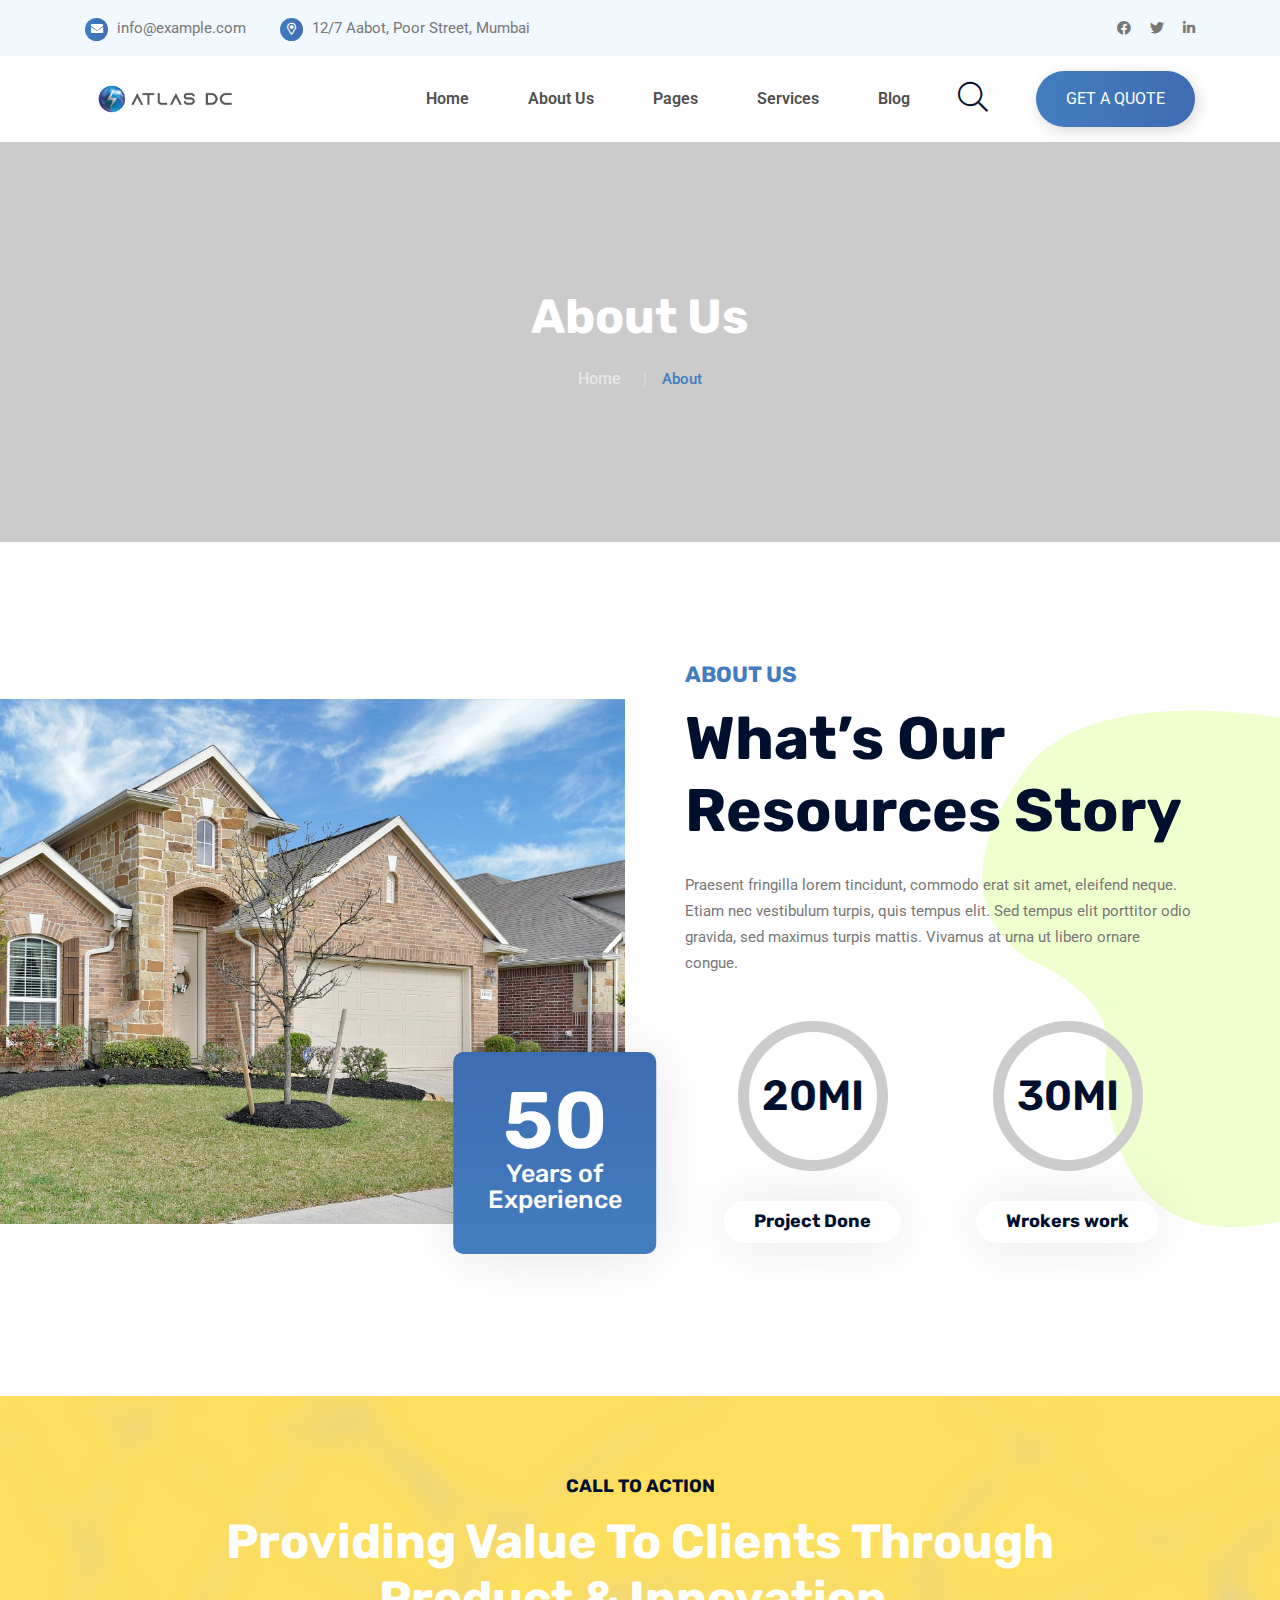
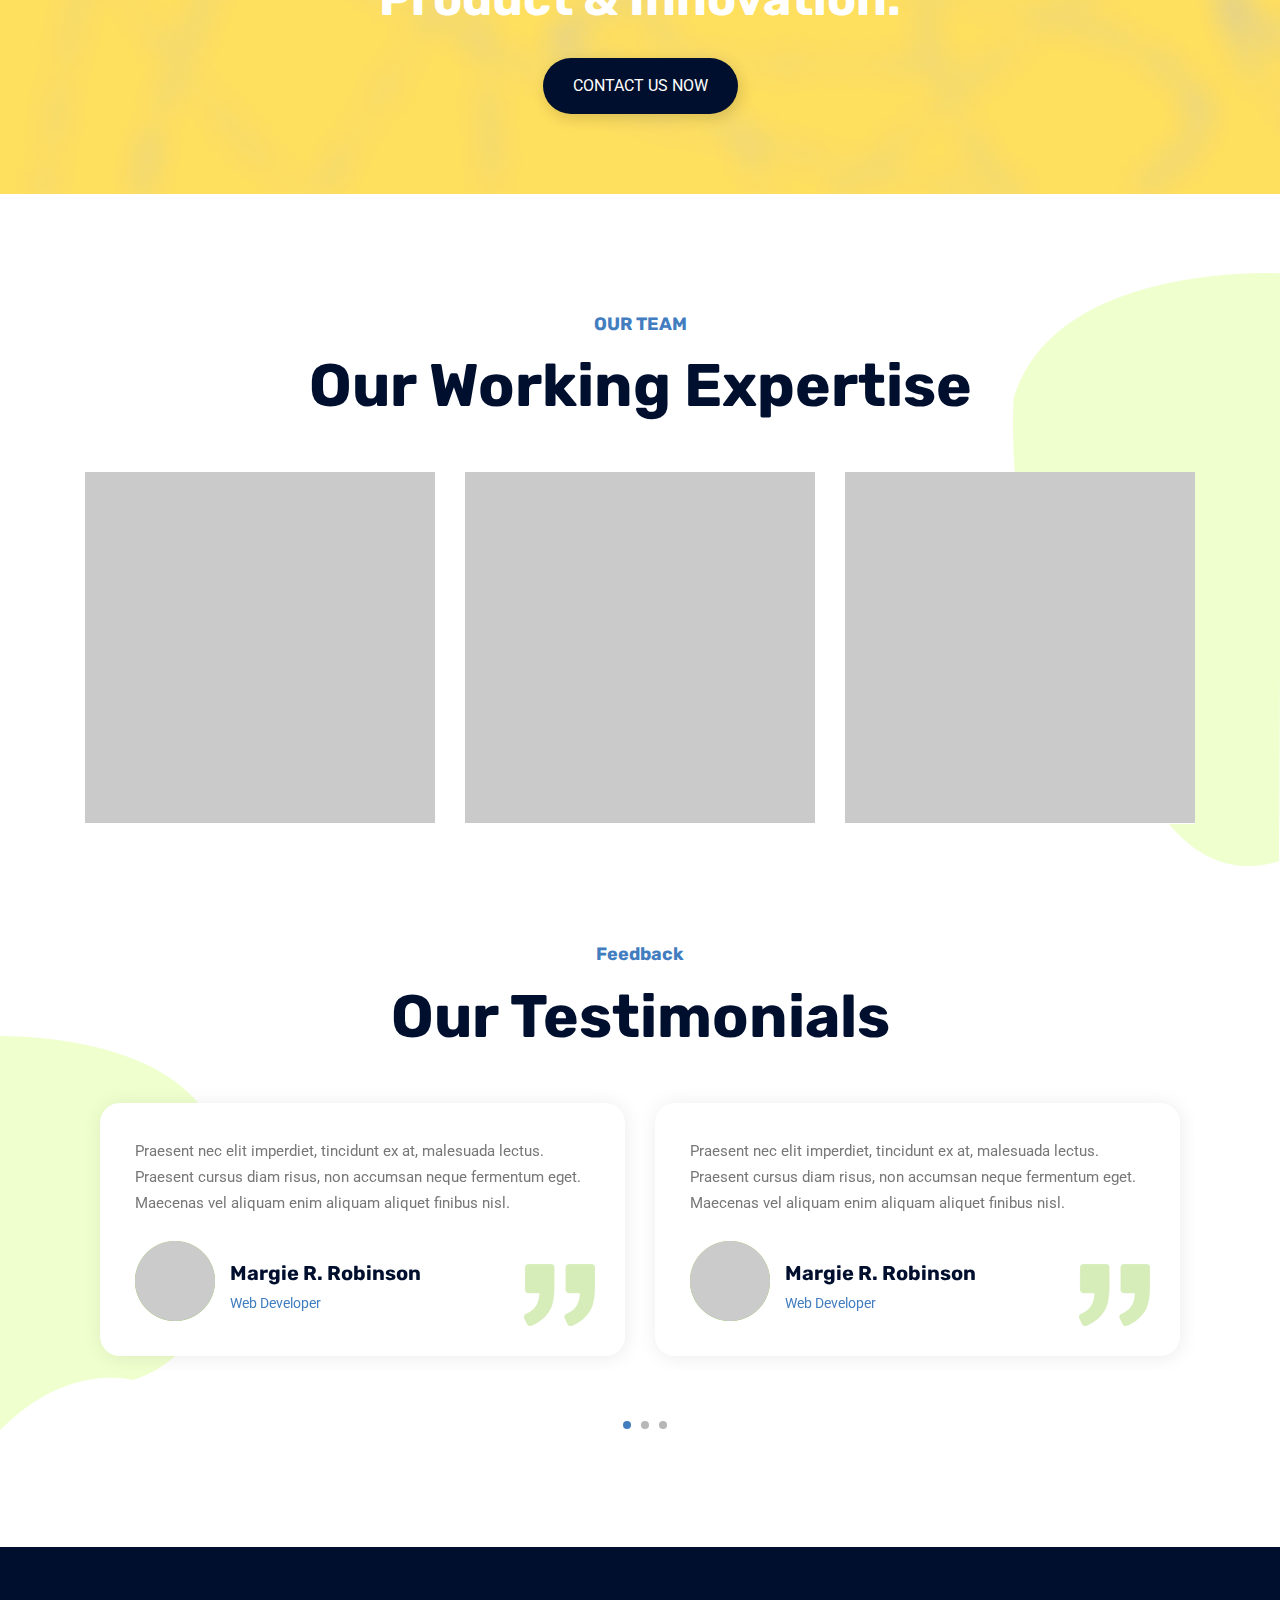
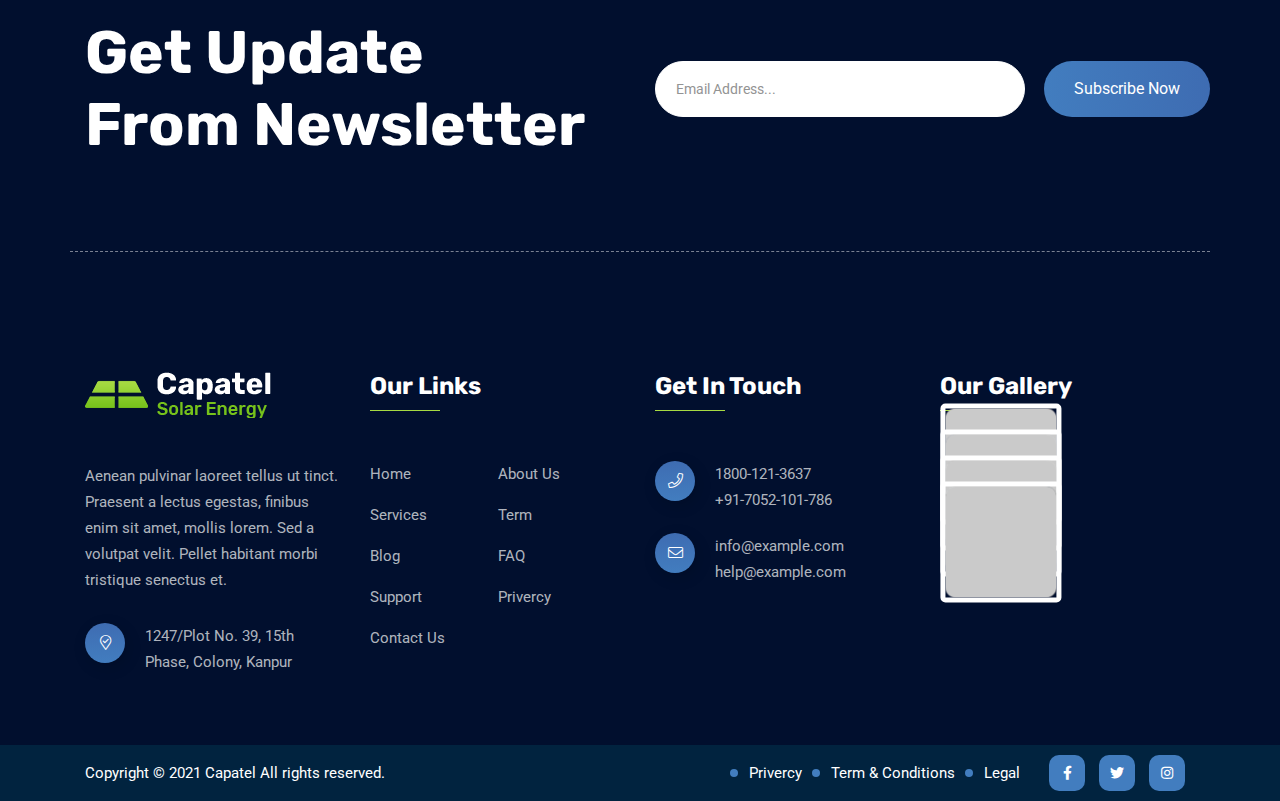
<file: about.html>
<!doctype html>
<html class="no-js" lang="zxx">
    <head>
        <meta charset="utf-8">
        <meta http-equiv="x-ua-compatible" content="ie=edge">
        <title>Capatel - Solar Energy HTML Template</title>
        <meta name="description" content="">
        <meta name="viewport" content="width=device-width, initial-scale=1">
		<link rel="shortcut icon" type="image/x-icon" href="img/favicon.ico">
        <!-- Place favicon.ico in the root directory -->

		<!-- CSS here -->
        <link rel="stylesheet" href="css/bootstrap.min.css">
        <link rel="stylesheet" href="css/animate.min.css">
        <link rel="stylesheet" href="css/magnific-popup.css">
        <link rel="stylesheet" href="fontawesome/css/all.min.css">
        <link rel="stylesheet" href="font-flaticon/flaticon.css">
        <link rel="stylesheet" href="css/dripicons.css">
        <link rel="stylesheet" href="css/slick.css">
        <link rel="stylesheet" href="css/meanmenu.css">
        <link rel="stylesheet" href="css/default.css">
        <link rel="stylesheet" href="css/style.css">
        <link rel="stylesheet" href="css/responsive.css">
    </head>
    <body>
  <!-- header -->
        <header class="header-area">  
            <div class="header-top second-header d-none d-md-block">
                <div class="container">
                    <div class="row align-items-center">                                              
                        <div class="col-lg-6 col-md-8 d-none  d-md-block">
                            <div class="header-cta">
                                <ul>                                   
                                    <li>
                                        <i class="fas fa-envelope"></i>
                                      
                                        <span>info@example.com</span>
                                    </li>
                                     <li>
                                      <i class="far fa-map-marker-alt"></i>
                                        <span>12/7 Aabot, Poor Street, Mumbai</span>
                                    </li>
                                </ul>
                            </div>
                        </div>
                         <div class="col-lg-6 col-md-6 d-none d-lg-block">
                             <div class="header-social text-right">
                            <span>
                                <a href="#" title="Facebook"><i class="fab fa-facebook"></i></a>
                                <a href="#" title="Twitter"><i class="fab fa-twitter"></i></a>
                                <a href="#" title="LinkedIn"><i class="fab fa-linkedin-in"></i></a>                               
                               </span>                    
                               <!--  /social media icon redux -->                               
                        </div>
                        </div>
                         
                    </div>
                </div>
            </div>
			 <div id="header-sticky" class="menu-area">
                <div class="container">
                    <div class="second-menu">
                        <div class="row align-items-center">
                            <div class="col-xl-2 col-lg-2">
                                <div class="logo">
                                    <a href="index.html"><img src="img/logo/logo.png" alt="logo"></a>
                                </div>
                            </div>
                           <div class="col-xl-7 col-lg-7">
                              
                                <div class="main-menu text-right text-xl-right">
                                    <nav id="mobile-menu">
                                        <ul>
                                            <li class="has-sub">
												<a href="index.html">Home</a>
												<ul>
                                                    <li><a href="index.html">Home Page 01</a></li>
                                                    <li><a href="index-2.html">Home Page 02</a></li>

												</ul>
											</li>
                                            <li><a href="about.html">About Us</a></li>
                                            <li class="has-sub"><a href="#">Pages</a>
												<ul>
                                                    <li><a href="projects.html">Project</a></li>
                                                    <li><a href="projects-detail.html">Project Details</a></li>

                                                    <li><a href="pricing.html">Pricing</a></li>
                                                    <li><a href="team.html">Team</a></li>
                                                    <li><a href="faq.html">Faq</a></li>
                                                    <li><a href="shop.html">Shop</a></li>
                                                    <li><a href="shop-details.html">Shop Details</a>
												</li></ul>
											</li>
                                            <li class="has-sub"> 
                                              <a href="services.html">Services</a>
                                                <ul>
                                                     <li><a href="services.html">Services</a></li>
                                                    <li><a href="services-detail.html">Services Details</a></li>
												</ul>
                                            </li>
                                           
											<li class="has-sub"> 
                                                <a href="blog.html">Blog</a>
                                                <ul>
                                                    <li><a href="blog.html">Blog</a></li>
                                                    <li><a href="blog-details.html">Blog Details</a></li>
												</ul>
                                            </li>
                                                                        
										
                                          
                                        </ul>
                                    </nav>
                                </div>
                            </div>   
                             <div class="col-xl-1 col-lg-1 text-center d-none d-lg-block mt-15 mb-15">
                                <a href="contact.html" class="menu-tigger"><i class="fal fa-search"></i></a>
                            </div>
                            <div class="col-xl-2 col-lg-2 text-right d-none d-lg-block mt-15 mb-15">
                                <a href="contact.html" class="btn ss-btn">Get A Quote</a>
                            </div>
                          
                            
                                <div class="col-12">
                                    <div class="mobile-menu"></div>
                                </div>
                        </div>
                    </div>
                </div>
            </div>
        </header>
        <!-- header-end -->
        <!-- offcanvas-area -->
                <div class="offcanvas-menu">
                <span class="menu-close"><i class="fas fa-times"></i></span>
              <form role="search" method="get" id="searchform"   class="searchform" action="http://wordpress.zcube.in/xconsulta/">
                                <input type="text" name="s" id="search" value="" placeholder="Search"  />
                                <button><i class="fa fa-search"></i></button>
                            </form>

                    
                    <div id="cssmenu3" class="menu-one-page-menu-container">
                        <ul id="menu-one-page-menu-2" class="menu">
                            <li class="menu-item menu-item-type-custom menu-item-object-custom"><a href="index.html">Home</a></li>
                            <li class="menu-item menu-item-type-custom menu-item-object-custom"><a href="about.html">About Us</a></li>
                            <li class="menu-item menu-item-type-custom menu-item-object-custom"><a href="services.html">Services</a></li>
                             <li class="menu-item menu-item-type-custom menu-item-object-custom"><a href="pricing.html">Pricing </a></li>
                             <li class="menu-item menu-item-type-custom menu-item-object-custom"><a href="team.html">Team </a></li>
                             
                             <li class="menu-item menu-item-type-custom menu-item-object-custom"><a href="projects.html">Gallery Study</a></li>
                             <li class="menu-item menu-item-type-custom menu-item-object-custom"><a href="blog.html">Blog</a></li>
                            <li class="menu-item menu-item-type-custom menu-item-object-custom"><a href="contact.html">Contact</a></li>
                        </ul>
                    </div>  
                    
                    <div id="cssmenu2" class="menu-one-page-menu-container">
                        <ul id="menu-one-page-menu-1" class="menu">
                            <li class="menu-item menu-item-type-custom menu-item-object-custom"><a href="#home"><span>+8 12 3456897</span></a></li>
                            <li class="menu-item menu-item-type-custom menu-item-object-custom"><a href="#howitwork"><span>info@example.com</span></a></li>
                        </ul>
                    </div>                
            </div>
            <div class="offcanvas-overly"></div>
                 <!-- offcanvas-end -->
        <!-- main-area -->
        <main>
            
            <!-- search-popup -->
		<div class="modal fade bs-example-modal-lg search-bg popup1" tabindex="-1" role="dialog">
			<div class="modal-dialog modal-lg" role="document">
				<div class="modal-content search-popup">
					<div class="text-center">
						<a href="#" class="close2" data-dismiss="modal" aria-label="Close">× close</a>
					</div>
					<div class="row search-outer">
						<div class="col-md-11"><input type="text" placeholder="Search for products..." /></div>
						<div class="col-md-1 text-right"><a href="#"><i class="fa fa-search" aria-hidden="true"></i></a></div>
					</div>
				</div>
			</div>
		</div>
		<!-- /search-popup -->
            <!-- breadcrumb-area -->
            <section class="breadcrumb-area d-flex align-items-center" style="background-image:url(img/testimonial/test-bg.png)">
                <div class="container">
                    <div class="row align-items-center">
                        <div class="col-xl-12 col-lg-12">
                            <div class="breadcrumb-wrap text-left">
                                <div class="breadcrumb-title">
                                    <h2>About Us</h2>    
                                    <div class="breadcrumb-wrap">
                              
                                <nav aria-label="breadcrumb">
                                    <ol class="breadcrumb">
                                        <li class="breadcrumb-item"><a href="index.html">Home</a></li>
                                        <li class="breadcrumb-item active" aria-current="page">About</li>
                                    </ol>
                                </nav>
                            </div>
                                </div>
                            </div>
                        </div>
                        
                    </div>
                </div>
            </section>
            <!-- breadcrumb-area-end -->
        <!-- about-area -->
            <section id="about" class="about-area about-p pt-120 pb-135 p-relative" style="background: url(img/bg/aliment-right.png) no-repeat; background-position: right center;">
                <div class="container">
                    <div class="row align-items-center">
                         <div class="col-lg-6 col-md-12 col-sm-12">
                            <div class="s-about-img p-relative" >
                                <img src="img/features/about_img.png" alt="img">    
                            </div>
                          <div class="about-text second-about">
                                    <span>50 </span>
                              Years of Experience
                                </div>
                        </div>
                        
					<div class="col-lg-6 col-md-12 col-sm-12">
                            <div class="about-content s-about-content pl-30">
                                <div class="about-title second-title pb-25">  
                                    <h5>ABOUT US</h5>
                                    <h2>What’s Our Resources Story</h2>
                                </div>
                                
                                <p>Praesent fringilla lorem tincidunt, commodo erat sit amet, eleifend neque. Etiam nec vestibulum turpis, quis tempus elit. Sed tempus elit porttitor odio gravida, sed maximus turpis mattis. Vivamus at urna ut libero ornare congue.</p>
                                  <ul class="progress-outer  mt-30">
                                    <li>
                                        <div class="progress-box">
                                            <div class="progress blue">
                                            <span class="progress-left">
                                                <span class="progress-bar"></span>
                                            </span>
                                            <span class="progress-right">
                                                <span class="progress-bar"></span>
                                            </span>
                                            <div class="progress-value">20MI</div>
                                        </div>
                                            <h4>Project Done</h4>
                                        </div>
                                    </li>
                                  <li>
                                        <div class="progress-box">
                                            <div class="progress blue">
                                            <span class="progress-left">
                                                <span class="progress-bar"></span>
                                            </span>
                                            <span class="progress-right">
                                                <span class="progress-bar"></span>
                                            </span>
                                            <div class="progress-value">30MI</div>
                                        </div>
                                            <h4>Wrokers work</h4>
                                        </div>
                                    </li>
                                </ul>
                           
                               
                      
                            </div>
                        </div>
                     
                    </div>
                </div>
            </section>
            <!-- about-area-end -->
               
              <!-- features-area -->
            <section id="graph" class="features-area pt-80 pb-80"  style="background:url('img/bg/cat-bg.png'); background-size: cover;">
                <div class="container">
          
                    <div class="row align-items-center">
                        
                        <div class="col-lg-12 col-md-12">
                            <div class="section-title cta-title text-center mb-30"> 
                            
                                 <h5>CALL TO ACTION</h5>     
                                <h2>Providing Value To Clients Through<br>Product & Innovation.</h2>
                            </div>
                            
                        
                        </div>
                        <div class="col-lg-12 col-md-12 text-center">
                            <a href="contact.html" class="btn ss-btn">Contact Us Now</a>
                        </div>
                        
                       
						
                    </div>
                    
                </div>
            </section>
            <!-- features-area-end -->
            
            
             <!-- team-area -->
            <section id="team" class="team-area pt-120 pb-90 p-relative" style="background: url(img/bg/aliment-right3.png) no-repeat; background-position: right center;">     
                <div class="container">   
                    <div class="row">   
                        
                        <div class="col-lg-12">
                            <div class="section-title center-align mb-50 text-center">
                                 <h5>OUR TEAM</h5>
                                <h2>
                                  Our Working Expertise
                                </h2>
                               
                            </div>
                           
                        </div>
                         
                    </div>
                    <div class="row">
                        <div class="col-lg-4 col-md-6">
                              <div class="flip-card mb-30">
                              <div class="flip-card-inner">
                                <div class="flip-card-front">
                                   <img src="img/team/team_img01.png" alt="img">
                                </div>
                                <div class="flip-card-back">
                                  <div class="mt-120">
                                        <h4><a href="team-details.html">Rosalina D. William</a></h4>
                                        <span>Founder</span>
                                      <div class="social">
                                     <a href="#"><i class="fab fa-facebook-f"></i></a>
                                            <a href="#"><i class="fab fa-twitter"></i></a>
                                            <a href="#"><i class="fab fa-behance"></i></a>
                                            <a href="#"><i class="fab fa-youtube"></i></a>                            
                                      </div>
                                    </div>
                                </div>
                              </div>
                            </div> 
                        </div>
                        <div class="col-lg-4 col-md-6">
                             <div class="flip-card mb-30">
                              <div class="flip-card-inner">
                                <div class="flip-card-front">
                                    <img src="img/team/team_img02.png" alt="img">
                                </div>
                                  <div class="flip-card-back">
                                  <div class="mt-120">
                                        <h4><a href="team-details.html">Alina Roboto  William</a></h4>
                                        <span>CEO</span>
                                      <div class="social">
                                     <a href="#"><i class="fab fa-facebook-f"></i></a>
                                            <a href="#"><i class="fab fa-twitter"></i></a>
                                            <a href="#"><i class="fab fa-behance"></i></a>
                                            <a href="#"><i class="fab fa-youtube"></i></a>                            
                                      </div>
                                    </div>
                                </div>
                               
                              </div>
                            </div> 
                        </div>
                         <div class="col-lg-4 col-md-6">
                             <div class="flip-card mb-30">
                              <div class="flip-card-inner">
                                <div class="flip-card-front">
                                      <img src="img/team/team_img03.png" alt="img">
                                </div>
                                      <div class="flip-card-back">
                                  <div class="mt-120">
                                        <h4><a href="team-details.html">Rock Alane</a></h4>
                                        <span>Developer</span>
                                      <div class="social">
                                     <a href="#"><i class="fab fa-facebook-f"></i></a>
                                            <a href="#"><i class="fab fa-twitter"></i></a>
                                            <a href="#"><i class="fab fa-behance"></i></a>
                                            <a href="#"><i class="fab fa-youtube"></i></a>                            
                                      </div>
                                    </div>
                                </div>
                             
                              </div>
                            </div> 
                        </div>
                        
                    </div>
                </div>
            </section>
            <!-- team-area-end --> 
            
              <!-- testimonial-area -->
            <section class="testimonial-area pb-100" style="background: url(img/bg/aliment-left2.png) no-repeat; background-position: left center;">
                <div class="container">
                    <div class="row">
                        <div class="col-lg-12">
                            <div class="section-title center-align mb-35 text-center">
                                 <h5> Feedback </h5>  
                                <h2>
                                  Our Testimonials
                                </h2>
                             
                            </div>
                           
                        </div>
                        
                        <div class="col-lg-12">
                            <div class="testimonial-active">
                                <div class="single-testimonial">
                                    <p>Praesent nec elit imperdiet, tincidunt ex at, malesuada lectus. Praesent cursus diam risus, non accumsan neque fermentum eget. Maecenas vel aliquam enim aliquam aliquet finibus nisl.</p>
                                    <div class="testi-author">
                                        <img src="img/testimonial/testi_avatar.png" alt="img">
                                        <div class="ta-info">
                                            <h6>Margie R. Robinson</h6>
                                            <span>Web Developer</span>
                                        </div>
                                    </div>
                                    <div class="qt-img">
                                    <img src="img/testimonial/qt-icon.png" alt="img">
                                    </div>
                                </div>
                                <div class="single-testimonial">
                                   <p>Praesent nec elit imperdiet, tincidunt ex at, malesuada lectus. Praesent cursus diam risus, non accumsan neque fermentum eget. Maecenas vel aliquam enim aliquam aliquet finibus nisl.</p>
                                    <div class="testi-author">
                                        <img src="img/testimonial/testi_avatar.png" alt="img">
                                        <div class="ta-info">
                                            <h6>Margie R. Robinson</h6>
                                            <span>Web Developer</span>
                                        </div>
                                    </div>
                                     <div class="qt-img">
                                    <img src="img/testimonial/qt-icon.png" alt="img">
                                    </div>
                                </div>
                               <div class="single-testimonial">
                                   <p>Praesent nec elit imperdiet, tincidunt ex at, malesuada lectus. Praesent cursus diam risus, non accumsan neque fermentum eget. Maecenas vel aliquam enim aliquam aliquet finibus nisl.</p>
                                    <div class="testi-author">
                                        <img src="img/testimonial/testi_avatar.png" alt="img">
                                        <div class="ta-info">
                                            <h6>Margie R. Robinson</h6>
                                            <span>Web Developer</span>
                                        </div>
                                    </div>
                                     <div class="qt-img">
                                    <img src="img/testimonial/qt-icon.png" alt="img">
                                    </div>
                                </div>
                                <div class="single-testimonial">
                                  <p>Praesent nec elit imperdiet, tincidunt ex at, malesuada lectus. Praesent cursus diam risus, non accumsan neque fermentum eget. Maecenas vel aliquam enim aliquam aliquet finibus nisl.</p>
                                    <div class="testi-author">
                                        <img src="img/testimonial/testi_avatar.png" alt="img">
                                        <div class="ta-info">
                                            <h6>Margie R. Robinson</h6>
                                            <span>Web Developer</span>
                                        </div>
                                    </div>
                                     <div class="qt-img">
                                    <img src="img/testimonial/qt-icon.png" alt="img">
                                    </div>
                                </div>
                                <div class="single-testimonial">
                                   <p>Praesent nec elit imperdiet, tincidunt ex at, malesuada lectus. Praesent cursus diam risus, non accumsan neque fermentum eget. Maecenas vel aliquam enim aliquam aliquet finibus nisl.</p>
                                    <div class="testi-author">
                                        <img src="img/testimonial/testi_avatar.png" alt="img">
                                        <div class="ta-info">
                                            <h6>Margie R. Robinson</h6>
                                            <span>Web Developer</span>
                                        </div>
                                    </div>
                                     <div class="qt-img">
                                    <img src="img/testimonial/qt-icon.png" alt="img">
                                    </div>
                                </div>
                                <div class="single-testimonial">
                                   <p>Praesent nec elit imperdiet, tincidunt ex at, malesuada lectus. Praesent cursus diam risus, non accumsan neque fermentum eget. Maecenas vel aliquam enim aliquam aliquet finibus nisl.</p>
                                    <div class="testi-author">
                                        <img src="img/testimonial/testi_avatar.png" alt="img">
                                        <div class="ta-info">
                                            <h6>Margie R. Robinson</h6>
                                            <span>Web Developer</span>
                                        </div>
                                    </div>
                                     <div class="qt-img">
                                    <img src="img/testimonial/qt-icon.png" alt="img">
                                    </div>
                                </div>
                            </div>
                        </div>
                    </div>
                </div>
            </section>
            <!-- testimonial-area-end -->
         
        </main>
        <!-- main-area-end -->
<!-- footer -->
        <footer class="footer-bg footer-p">
            <div class="footer-top-heiding pt-70 pb-120">
                <div class="container">
                    <div class="row align-items-center">
                        <div class="col-lg-6">
                            <div class="section-title">        
                                <h2> Get Update<br> From Newsletter</h2>
                               
                            </div>
                        </div>
                         <div class="col-xl-6 col-lg-6">
                             <div class="newslater-area">
                                <form name="ajax-form" id="contact-form4" action="#" method="post" class="contact-form newslater">
                               <div class="form-group">
                                  <input class="form-control" id="email2" name="email" type="email" placeholder="Email Address..." value="" required=""> 
                                  <button type="submit" class="btn btn-custom" id="send2">Subscribe Now</button>
                               </div>
                               <!-- /Form-email -->	
                            </form>
                             </div>
                            
                        </div>
                    </div>
                </div>
            
            </div>
             <div class="footer-top pb-40">
                <div class="container">
                    <div class="row justify-content-between">
                        
                          <div class="col-xl-3 col-lg-3 col-sm-6">
                            <div class="footer-widget mb-30">
                                <div class="f-widget-title mb-45">
                                   <img src="img/logo/f_logo.png" alt="img">
                                </div>
                                <div class="footer-link">
                                    Aenean pulvinar laoreet tellus ut tinct. Praesent a lectus egestas, finibus enim sit amet, mollis lorem. Sed a volutpat velit. Pellet habitant morbi tristique senectus et.
                                </div>
                                <div class="f-contact mt-30">
                                    <ul>
                                
                                    <li>
                                        <i class="icon fal fa-map-marker-check"></i>
                                        <span>1247/Plot No. 39, 15th
Phase, Colony, Kanpur</span>
                                    </li>
                                    
                                </ul>
                                    
                                    </div>
                               
                              
                            </div>
                        </div>
						<div class="col-xl-3 col-lg-3 col-sm-6">
                            <div class="footer-widget mb-30">
                                <div class="f-widget-title">
                                    <h2>Our Links</h2>
                                </div>
                                <div class="footer-link">
                                    <ul>                                        
                                        <li><a href="index.html">Home</a></li>
                                        <li><a href="about.html"> About Us</a></li>
                                        <li><a href="services.html"> Services </a></li>
                                         <li><a href="#">Term</a></li>
                                        <li><a href="blog.html">Blog </a></li>
                                         <li><a href="faq.html">FAQ</a></li>
                                        <li><a href="#">Support</a></li>
                                        <li><a href="#">Privercy</a></li>
                                          <li><a href="contact.html"> Contact Us</a></li>
                                       
                                    </ul>
                                </div>
                            </div>
                        </div>
                        <div class="col-xl-3 col-lg-3 col-sm-6">
                            
                            <div class="footer-widget mb-30">
                                 <div class="f-widget-title">
                                    <h2>Get In Touch</h2>
                                </div>
                               <div class="f-contact">
                                    <ul>
                                    <li>
                                        <i class="icon fal fa-phone"></i>
                                        <span>1800-121-3637<br>+91-7052-101-786</span>
                                    </li>
                                   <li><i class="icon fal fa-envelope"></i>
                                        <span>
                                            <a href="mailto:info@example.com">info@example.com</a>
                                       <br>
                                       <a href="mailto:help@example.com">help@example.com</a>
                                       </span>
                                    </li>
                                    
                                    
                                </ul>
                                    
                                    </div>
                            </div>
                        </div>  
                       <div class="col-xl-3 col-lg-3 col-sm-6">
                            <div class="footer-widget mb-30">
                                <div class="f-widget-title">
                                    <h2>Our Gallery</h2>
                                </div>
                                <div class="f-insta">
                                    <ul>
                                        <li><a href="img/instagram/f-galler-01.png" class="popup-image"><img src="img/instagram/f-galler-01.png" alt="img"></a></li>
                                       <li><a href="img/instagram/f-galler-02.png" class="popup-image"><img src="img/instagram/f-galler-02.png" alt="img"></a></li>
                                        <li><a href="img/instagram/f-galler-03.png" class="popup-image"><img src="img/instagram/f-galler-03.png" alt="img"></a></li>
                                        <li><a href="img/instagram/f-galler-04.png" class="popup-image"><img src="img/instagram/f-galler-04.png" alt="img"></a></li>
                                      
                                        
                                    </ul>
                                </div>
                            </div>
                        </div>  
                      
                        
                    </div>
                </div>
            </div>
            <div class="copyright-wrap">
                <div class="container">
                    <div class="row align-items-center">
                        <div class="col-lg-6">                         
                              Copyright © 2021 Capatel All rights reserved.  
                        </div>
                        <div class="col-lg-6 text-right text-xl-right">                       
                            <ul>
                                <li><a href="#">Privercy</a></li>
                                <li><a href="#">Term &amp; Conditions</a></li>
                                <li><a href="#">Legal</a></li>
                                <li> <span class="footer-social">                                    
                                    <a href="#"><i class="fab fa-facebook-f"></i></a>
                                    <a href="#"><i class="fab fa-twitter"></i></a>
                                    <a href="#"><i class="fab fa-instagram"></i></a>
                                </span></li>
                            </ul>                 
                        </div>
                        
                    </div>
                </div>
            </div>
        </footer>
        <!-- footer-end -->



		<!-- JS here -->
        <script src="js/vendor/modernizr-3.5.0.min.js"></script>
        <script src="js/vendor/jquery-3.6.0.min.js"></script>
        <script src="js/popper.min.js"></script>
        <script src="js/bootstrap.min.js"></script>
        <script src="js/slick.min.js"></script>
        <script src="js/ajax-form.js"></script>
        <script src="js/paroller.js"></script>
        <script src="js/wow.min.js"></script>
        <script src="js/js_isotope.pkgd.min.js"></script>
        <script src="js/imagesloaded.min.js"></script>
        <script src="js/parallax.min.js"></script>
         <script src="js/jquery.waypoints.min.js"></script>
        <script src="js/jquery.counterup.min.js"></script>
        <script src="js/jquery.scrollUp.min.js"></script>
        <script src="js/jquery.meanmenu.min.js"></script>
        <script src="js/parallax-scroll.js"></script>
        <script src="js/jquery.magnific-popup.min.js"></script>
        <script src="js/element-in-view.js"></script>
        <script src="js/main.js"></script>
    </body>
</html>
</file>
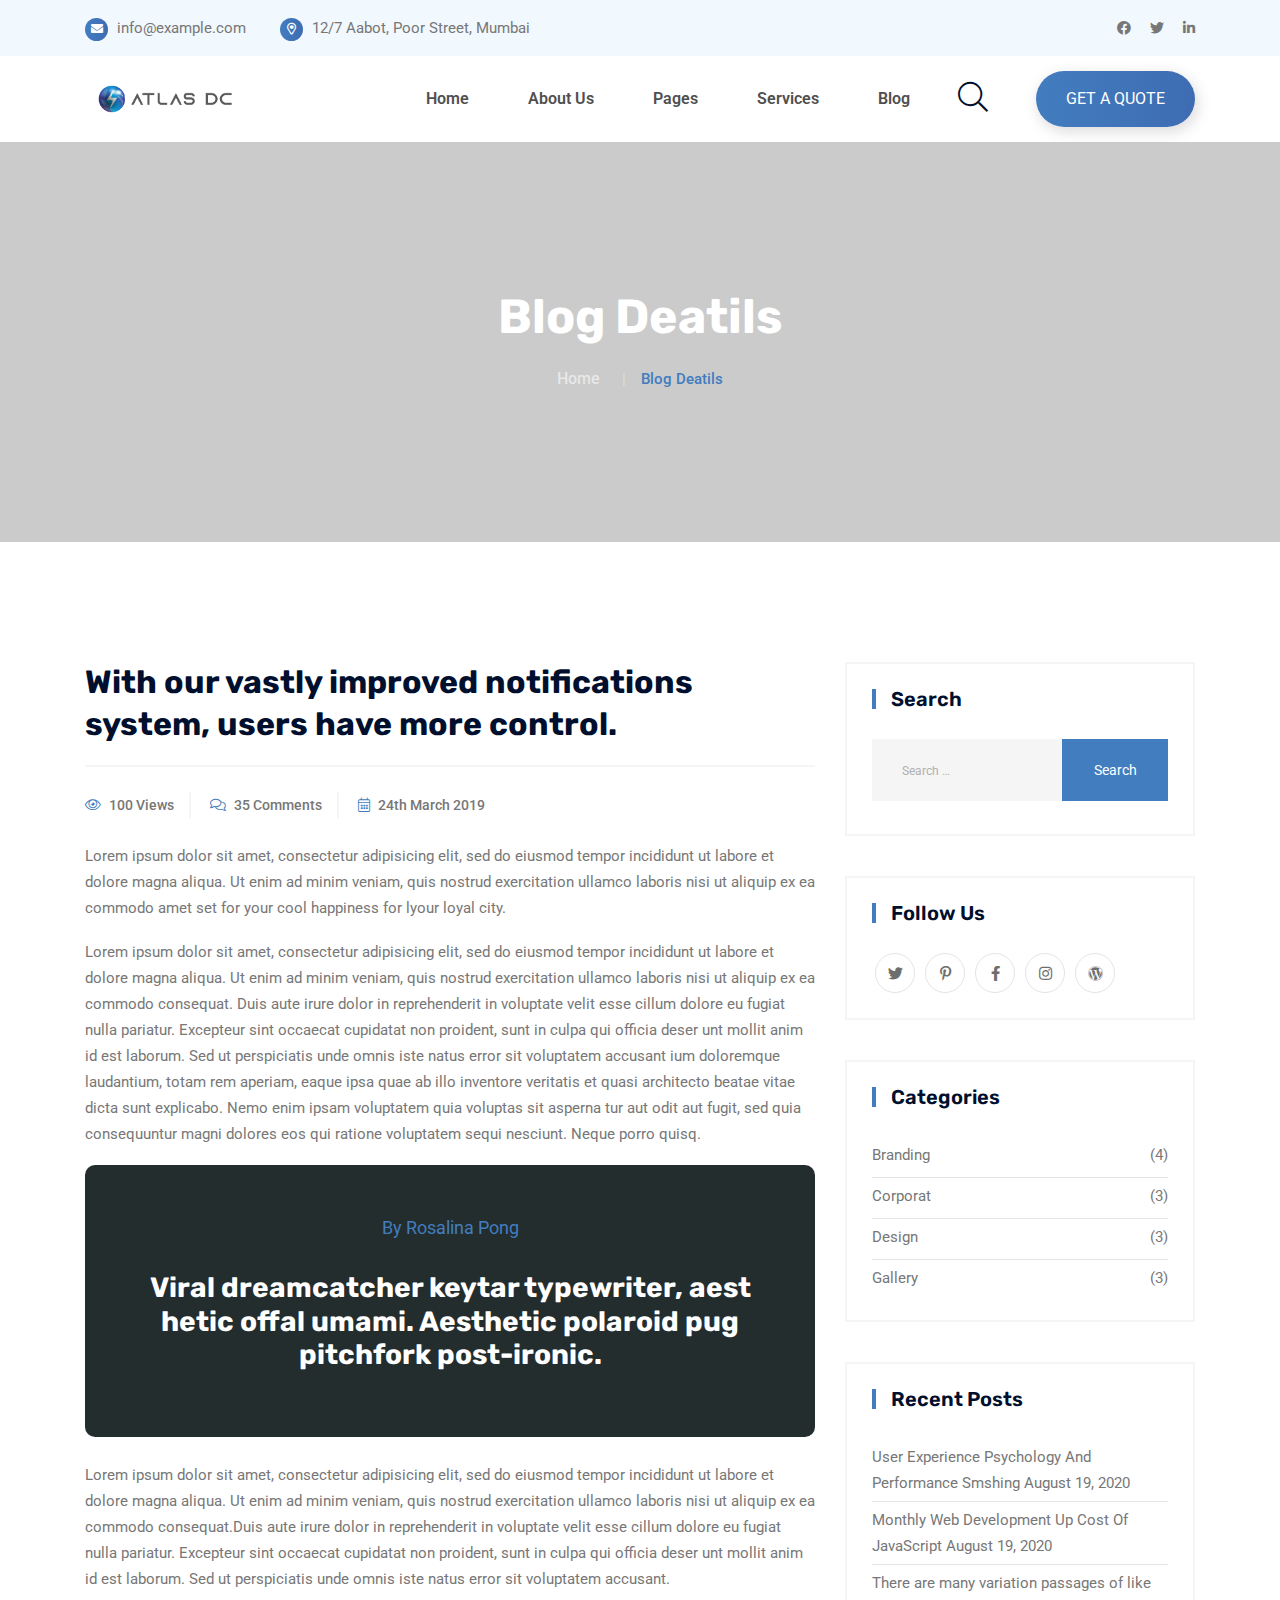
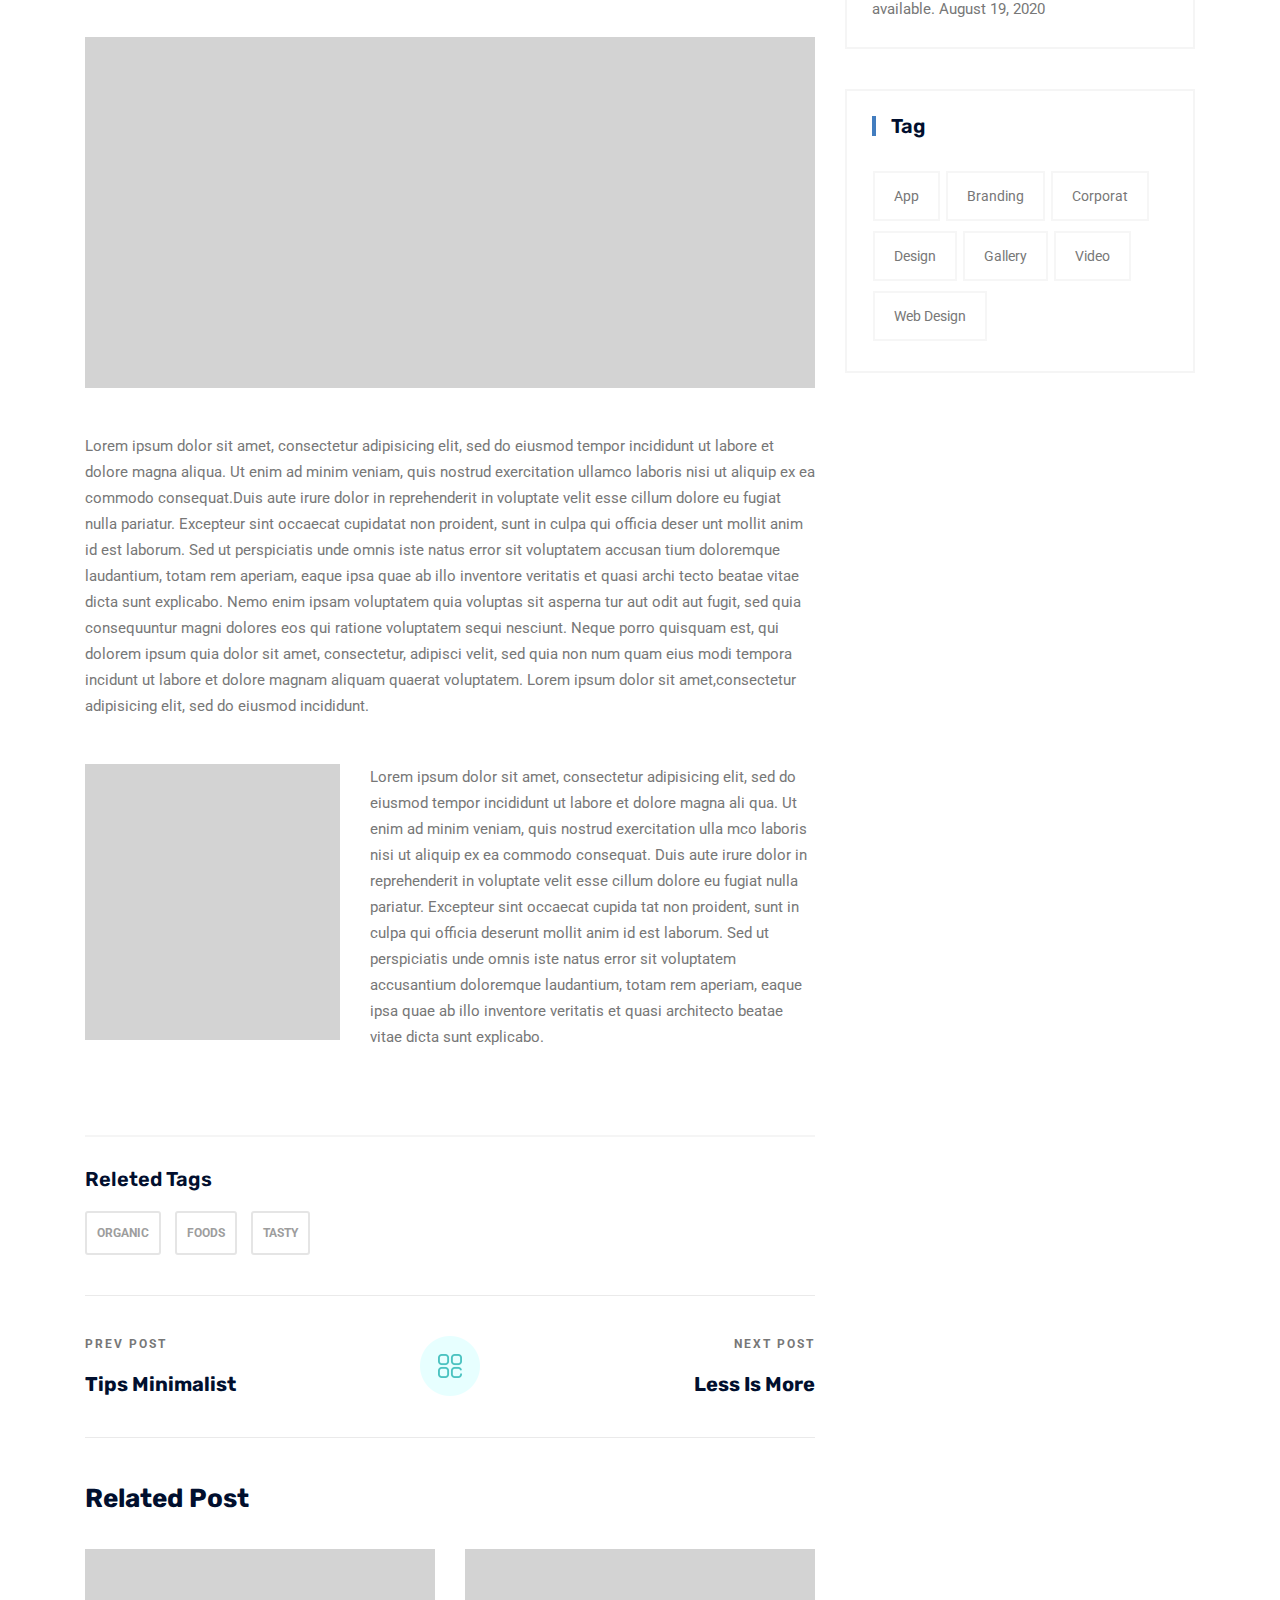
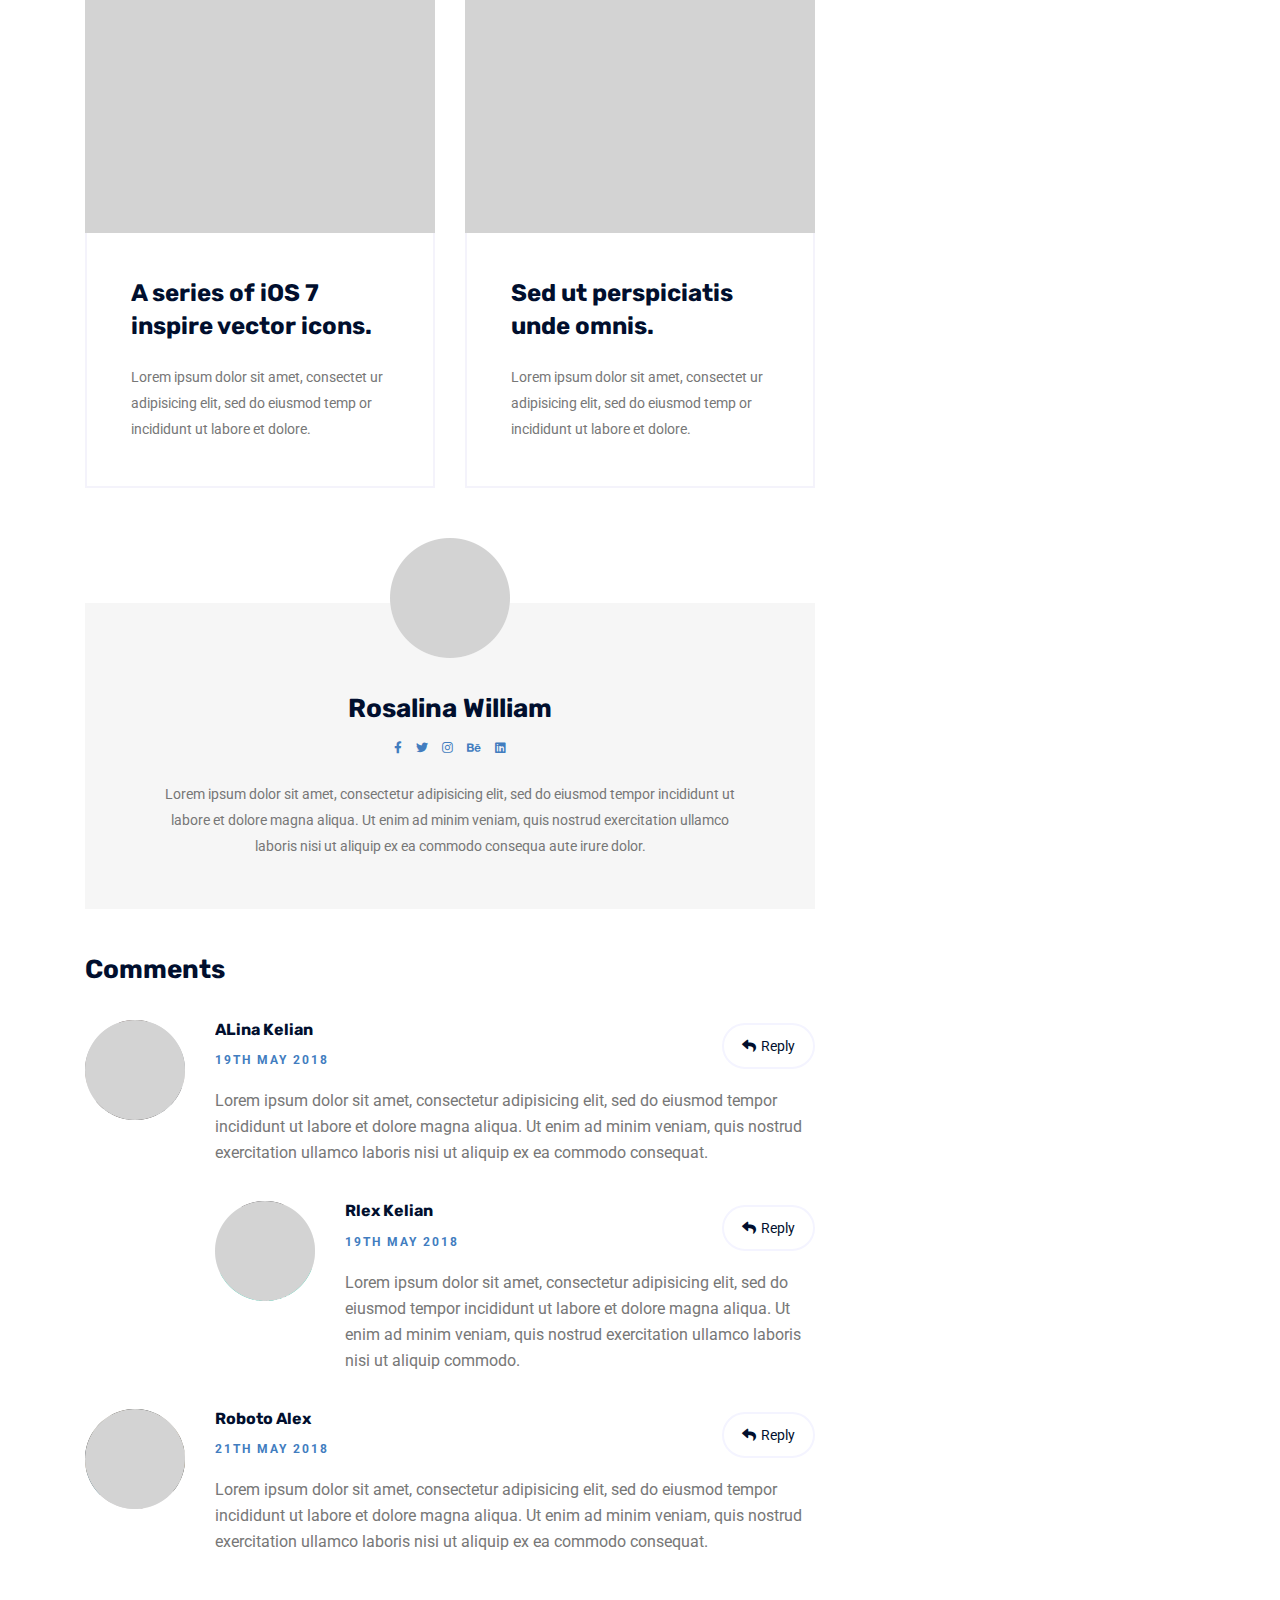
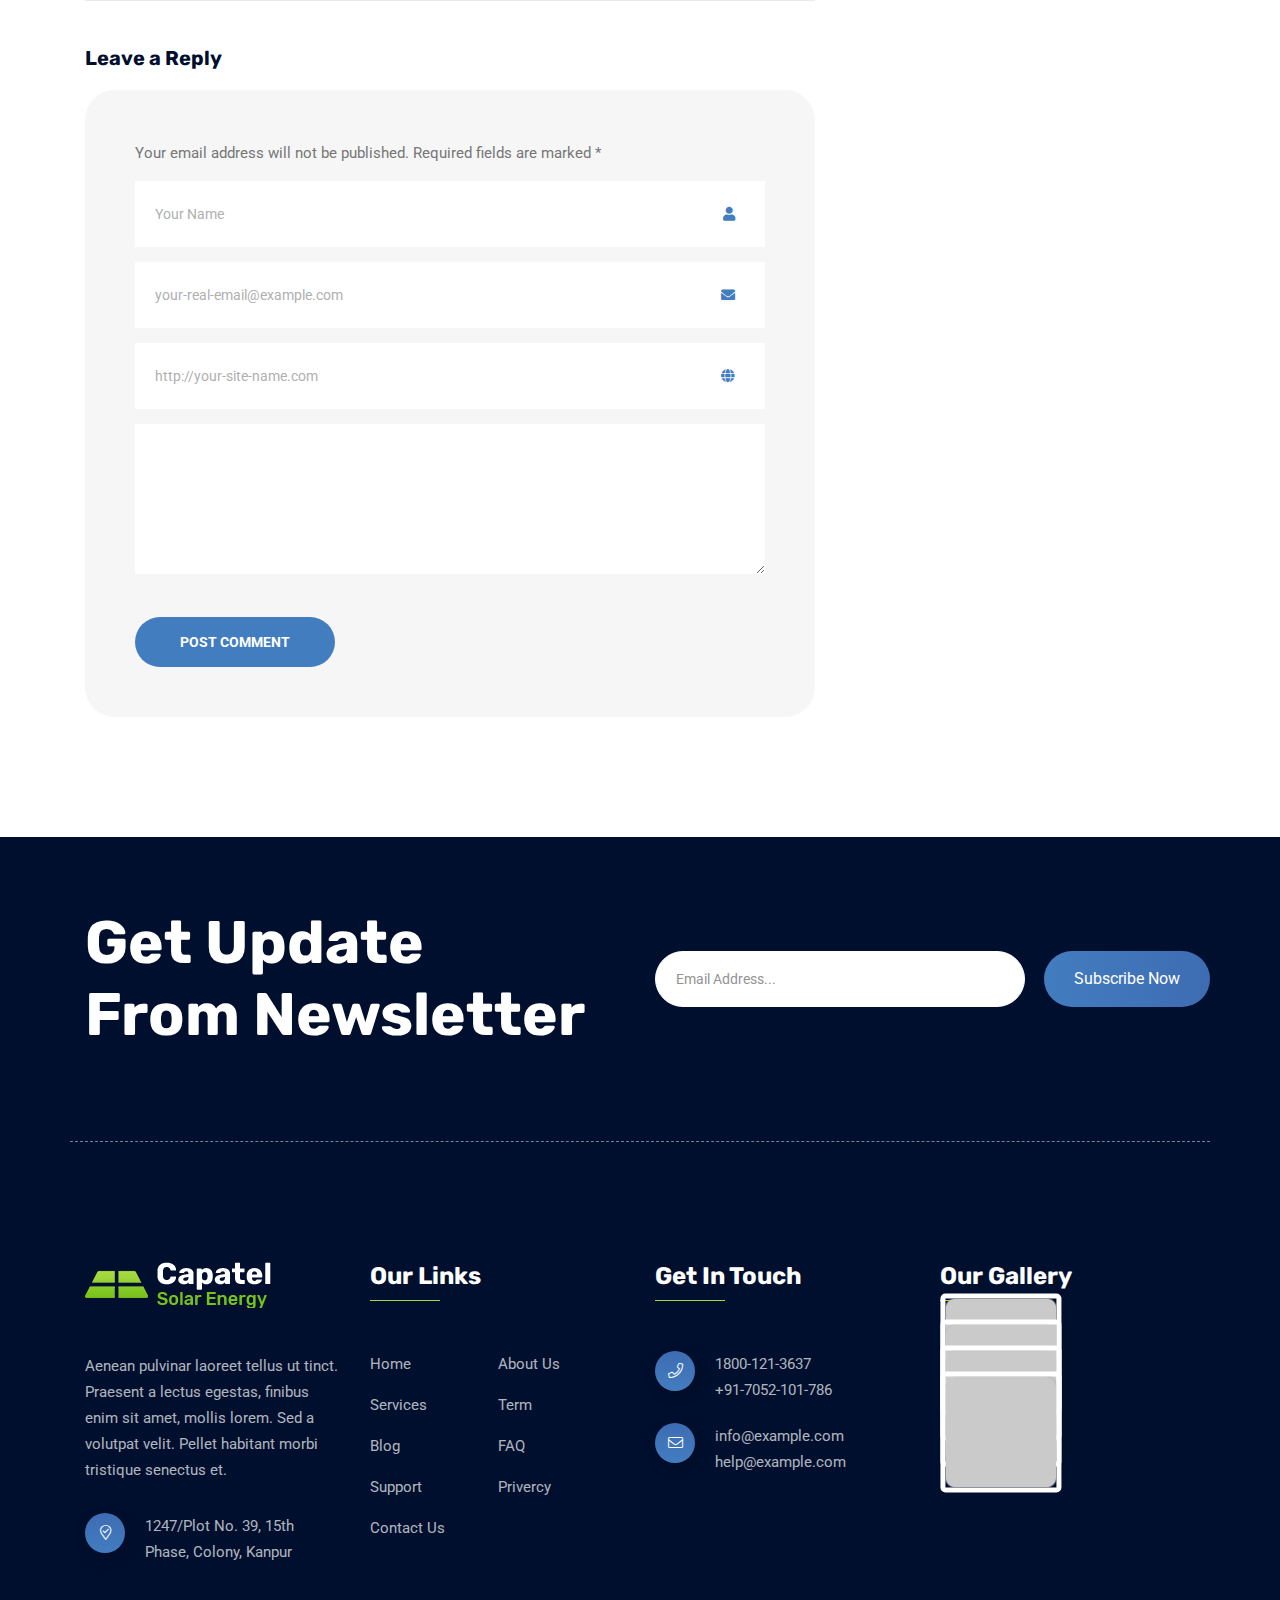
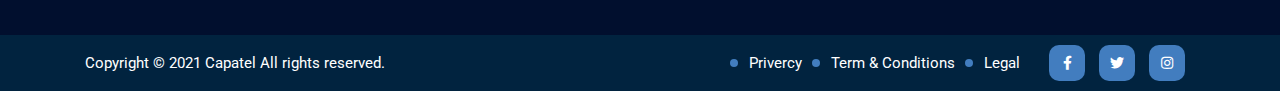
<file: blog-details.html>
<!doctype html>
<html class="no-js" lang="zxx">
    <head>
        <meta charset="utf-8">
        <meta http-equiv="x-ua-compatible" content="ie=edge">
        <title>Capatel - Solar Energy HTML Template</title>
        <meta name="description" content="">
        <meta name="viewport" content="width=device-width, initial-scale=1">
		<link rel="shortcut icon" type="image/x-icon" href="img/favicon.ico">
        <!-- Place favicon.ico in the root directory -->

		<!-- CSS here -->
        <link rel="stylesheet" href="css/bootstrap.min.css">
        <link rel="stylesheet" href="css/animate.min.css">
        <link rel="stylesheet" href="css/magnific-popup.css">
        <link rel="stylesheet" href="fontawesome/css/all.min.css">
        <link rel="stylesheet" href="font-flaticon/flaticon.css">
        <link rel="stylesheet" href="css/dripicons.css">
        <link rel="stylesheet" href="css/slick.css">
        <link rel="stylesheet" href="css/meanmenu.css">
        <link rel="stylesheet" href="css/default.css">
        <link rel="stylesheet" href="css/style.css">
        <link rel="stylesheet" href="css/responsive.css">
    </head>
    <body>
     <!-- header -->
        <header class="header-area">  
            <div class="header-top second-header d-none d-md-block">
                <div class="container">
                    <div class="row align-items-center">                                              
                        <div class="col-lg-6 col-md-8 d-none  d-md-block">
                            <div class="header-cta">
                                <ul>                                   
                                    <li>
                                        <i class="fas fa-envelope"></i>
                                      
                                        <span>info@example.com</span>
                                    </li>
                                     <li>
                                      <i class="far fa-map-marker-alt"></i>
                                        <span>12/7 Aabot, Poor Street, Mumbai</span>
                                    </li>
                                </ul>
                            </div>
                        </div>
                         <div class="col-lg-6 col-md-6 d-none d-lg-block">
                             <div class="header-social text-right">
                            <span>
                                <a href="#" title="Facebook"><i class="fab fa-facebook"></i></a>
                                <a href="#" title="Twitter"><i class="fab fa-twitter"></i></a>
                                <a href="#" title="LinkedIn"><i class="fab fa-linkedin-in"></i></a>                               
                               </span>                    
                               <!--  /social media icon redux -->                               
                        </div>
                        </div>
                         
                    </div>
                </div>
            </div>
			 <div id="header-sticky" class="menu-area">
                <div class="container">
                    <div class="second-menu">
                        <div class="row align-items-center">
                            <div class="col-xl-2 col-lg-2">
                                <div class="logo">
                                    <a href="index.html"><img src="img/logo/logo.png" alt="logo"></a>
                                </div>
                            </div>
                           <div class="col-xl-7 col-lg-7">
                              
                                <div class="main-menu text-right text-xl-right">
                                    <nav id="mobile-menu">
                                        <ul>
                                            <li class="has-sub">
												<a href="index.html">Home</a>
												<ul>
                                                    <li><a href="index.html">Home Page 01</a></li>
                                                    <li><a href="index-2.html">Home Page 02</a></li>

												</ul>
											</li>
                                            <li><a href="about.html">About Us</a></li>
                                            <li class="has-sub"><a href="#">Pages</a>
												<ul>
                                                    <li><a href="projects.html">Project</a></li>
                                                    <li><a href="projects-detail.html">Project Details</a></li>

                                                    <li><a href="pricing.html">Pricing</a></li>
                                                    <li><a href="team.html">Team</a></li>
                                                    <li><a href="faq.html">Faq</a></li>
                                                    <li><a href="shop.html">Shop</a></li>
                                                    <li><a href="shop-details.html">Shop Details</a>
												</li></ul>
											</li>
                                            <li class="has-sub"> 
                                              <a href="services.html">Services</a>
                                                <ul>
                                                     <li><a href="services.html">Services</a></li>
                                                    <li><a href="services-detail.html">Services Details</a></li>
												</ul>
                                            </li>
                                           
											<li class="has-sub"> 
                                                <a href="blog.html">Blog</a>
                                                <ul>
                                                    <li><a href="blog.html">Blog</a></li>
                                                    <li><a href="blog-details.html">Blog Details</a></li>
												</ul>
                                            </li>
                                                                        
										
                                          
                                        </ul>
                                    </nav>
                                </div>
                            </div>   
                             <div class="col-xl-1 col-lg-1 text-center d-none d-lg-block mt-15 mb-15">
                                <a href="contact.html" class="menu-tigger"><i class="fal fa-search"></i></a>
                            </div>
                            <div class="col-xl-2 col-lg-2 text-right d-none d-lg-block mt-15 mb-15">
                                <a href="contact.html" class="btn ss-btn">Get A Quote</a>
                            </div>
                          
                            
                                <div class="col-12">
                                    <div class="mobile-menu"></div>
                                </div>
                        </div>
                    </div>
                </div>
            </div>
        </header>
        <!-- header-end -->
        <!-- offcanvas-area -->
                <div class="offcanvas-menu">
                <span class="menu-close"><i class="fas fa-times"></i></span>
              <form role="search" method="get" id="searchform"   class="searchform" action="http://wordpress.zcube.in/xconsulta/">
                                <input type="text" name="s" id="search" value="" placeholder="Search"  />
                                <button><i class="fa fa-search"></i></button>
                            </form>

                    
                    <div id="cssmenu3" class="menu-one-page-menu-container">
                        <ul id="menu-one-page-menu-2" class="menu">
                            <li class="menu-item menu-item-type-custom menu-item-object-custom"><a href="index.html">Home</a></li>
                            <li class="menu-item menu-item-type-custom menu-item-object-custom"><a href="about.html">About Us</a></li>
                            <li class="menu-item menu-item-type-custom menu-item-object-custom"><a href="services.html">Services</a></li>
                             <li class="menu-item menu-item-type-custom menu-item-object-custom"><a href="pricing.html">Pricing </a></li>
                             <li class="menu-item menu-item-type-custom menu-item-object-custom"><a href="team.html">Team </a></li>
                             
                             <li class="menu-item menu-item-type-custom menu-item-object-custom"><a href="projects.html">Gallery Study</a></li>
                             <li class="menu-item menu-item-type-custom menu-item-object-custom"><a href="blog.html">Blog</a></li>
                            <li class="menu-item menu-item-type-custom menu-item-object-custom"><a href="contact.html">Contact</a></li>
                        </ul>
                    </div>  
                    
                    <div id="cssmenu2" class="menu-one-page-menu-container">
                        <ul id="menu-one-page-menu-1" class="menu">
                            <li class="menu-item menu-item-type-custom menu-item-object-custom"><a href="#home"><span>+8 12 3456897</span></a></li>
                            <li class="menu-item menu-item-type-custom menu-item-object-custom"><a href="#howitwork"><span>info@example.com</span></a></li>
                        </ul>
                    </div>                
            </div>
            <div class="offcanvas-overly"></div>
                 <!-- offcanvas-end -->
        <!-- main-area -->
        <main>
            
            <!-- search-popup -->
		<div class="modal fade bs-example-modal-lg search-bg popup1" tabindex="-1" role="dialog">
			<div class="modal-dialog modal-lg" role="document">
				<div class="modal-content search-popup">
					<div class="text-center">
						<a href="#" class="close2" data-dismiss="modal" aria-label="Close">× close</a>
					</div>
					<div class="row search-outer">
						<div class="col-md-11"><input type="text" placeholder="Search for products..." /></div>
						<div class="col-md-1 text-right"><a href="#"><i class="fa fa-search" aria-hidden="true"></i></a></div>
					</div>
				</div>
			</div>
		</div>
		<!-- /search-popup -->
            <!-- breadcrumb-area -->
          <section class="breadcrumb-area d-flex align-items-center" style="background-image:url(img/testimonial/test-bg.png)">
                <div class="container">
                    <div class="row align-items-center">
                        <div class="col-xl-12 col-lg-12">
                            <div class="breadcrumb-wrap text-left">
                                <div class="breadcrumb-title">
                                    <h2>Blog Deatils</h2>    
                                    <div class="breadcrumb-wrap">
                              
                                <nav aria-label="breadcrumb">
                                    <ol class="breadcrumb">
                                        <li class="breadcrumb-item"><a href="index.html">Home</a></li>
                                        <li class="breadcrumb-item active" aria-current="page">Blog Deatils</li>
                                    </ol>
                                </nav>
                            </div>
                                </div>
                            </div>
                        </div>
                        
                    </div>
                </div>
            </section>
            <!-- breadcrumb-area-end -->
            <!-- inner-blog -->
            <section class="inner-blog b-details-p pt-120 pb-120">
                <div class="container">
                    <div class="row">
                        <div class="col-lg-8">
                            <div class="blog-details-wrap">
                                <div class="details__content pb-30">
                                    <h2>With our vastly improved notifications system, users
                                        have more control.</h2>
                                    <div class="meta-info">
                                        <ul>
                                            <li><i class="fal fa-eye"></i> 100 Views  </li>
                                            <li><i class="fal fa-comments"></i> 35 Comments</li>
                                            <li><i class="fal fa-calendar-alt"></i> 24th March 2019</li>
                                        </ul>
                                    </div>
                                    <p>Lorem ipsum dolor sit amet, consectetur adipisicing elit, sed do eiusmod tempor incididunt
                                        ut labore et dolore magna aliqua. Ut enim ad minim veniam, quis nostrud exercitation ullamco laboris
                                        nisi ut aliquip
                                        ex ea commodo amet set for your cool happiness for lyour loyal city.</p>
                                    <p>Lorem ipsum dolor sit amet, consectetur adipisicing elit, sed do eiusmod tempor incididunt
                                        ut labore et dolore magna aliqua. Ut enim ad minim veniam, quis nostrud exercitation ullamco laboris
                                        nisi ut aliquip
                                        ex ea commodo consequat. Duis aute irure dolor in reprehenderit in voluptate velit esse cillum dolore eu
                                        fugiat
                                        nulla pariatur. Excepteur sint occaecat cupidatat non proident, sunt in culpa qui officia deser unt
                                        mollit anim id est
                                        laborum. Sed ut perspiciatis unde omnis iste natus error sit voluptatem accusant ium doloremque
                                        laudantium, totam rem
                                        aperiam, eaque ipsa quae ab illo inventore veritatis et quasi architecto beatae vitae dicta sunt
                                        explicabo. Nemo enim
                                        ipsam voluptatem quia voluptas sit asperna tur aut odit aut fugit, sed quia consequuntur magni dolores
                                        eos qui
                                        ratione voluptatem sequi nesciunt. Neque porro quisq.</p>
                                    <blockquote>
                                        <footer>By Rosalina Pong</footer>
                                        <h3>Viral dreamcatcher keytar typewriter, aest hetic offal umami. Aesthetic polaroid pug pitchfork post-ironic.</h3>
                                    </blockquote>
                                    <p>Lorem ipsum dolor sit amet, consectetur adipisicing elit, sed do eiusmod tempor incididunt
                                        ut labore et dolore magna aliqua. Ut enim ad minim veniam, quis nostrud exercitation ullamco laboris
                                        nisi ut aliquip
                                        ex ea commodo consequat.Duis aute irure dolor in reprehenderit in voluptate velit esse cillum dolore eu
                                        fugiat
                                        nulla pariatur. Excepteur sint occaecat cupidatat non proident, sunt in culpa qui officia deser unt
                                        mollit anim id est
                                        laborum. Sed ut perspiciatis unde omnis iste natus error sit voluptatem accusant.</p>
                                    <div class="details__content-img">
                                        <img src="img/blog/b_details01.jpg" alt="">
                                    </div>
                                    <p>Lorem ipsum dolor sit amet, consectetur adipisicing elit, sed do eiusmod tempor incididunt
                                        ut labore et dolore magna aliqua. Ut enim ad minim veniam, quis nostrud exercitation ullamco laboris
                                        nisi ut aliquip
                                        ex ea commodo consequat.Duis aute irure dolor in reprehenderit in voluptate velit esse cillum dolore eu
                                        fugiat
                                        nulla pariatur. Excepteur sint occaecat cupidatat non proident, sunt in culpa qui officia deser unt
                                        mollit anim id est
                                        laborum. Sed ut perspiciatis unde omnis iste natus error sit voluptatem accusan tium doloremque
                                        laudantium, totam rem
                                        aperiam, eaque ipsa quae ab illo inventore veritatis et quasi archi tecto beatae vitae dicta sunt
                                        explicabo. Nemo enim
                                        ipsam voluptatem quia voluptas sit asperna tur aut odit aut fugit, sed quia consequuntur magni dolores
                                        eos qui
                                        ratione voluptatem sequi nesciunt. Neque porro quisquam est, qui dolorem ipsum quia dolor sit amet,
                                        consectetur,
                                        adipisci velit, sed quia non num quam eius modi tempora incidunt ut labore et dolore magnam aliquam
                                        quaerat voluptatem.
                                        Lorem ipsum dolor sit amet,consectetur adipisicing elit, sed do eiusmod incididunt.</p>
                                    <figure>
                                        <img src="img/blog/b_details02.jpg" alt="">
                                        <p>Lorem ipsum dolor sit amet, consectetur adipisicing elit, sed do eiusmod tempor incididunt ut labore
                                            et dolore magna
                                            ali qua. Ut enim ad minim veniam, quis nostrud exercitation ulla mco laboris nisi ut aliquip ex ea
                                            commodo consequat.
                                            Duis aute irure dolor in reprehenderit in voluptate velit esse cillum dolore eu fugiat nulla
                                            pariatur. Excepteur sint
                                            occaecat cupida tat non proident, sunt in culpa qui officia deserunt mollit anim id est laborum. Sed
                                            ut perspiciatis
                                            unde omnis iste natus error sit voluptatem accusantium doloremque laudantium, totam rem aperiam,
                                            eaque ipsa quae ab
                                            illo inventore veritatis et quasi architecto beatae vitae dicta sunt explicabo.</p>
                                    </figure>
                                    <div class="row">
                                        <div class="col-xl-12 col-md-12">
                                            <div class="post__tag">
                                                <h5>Releted Tags</h5>
                                                <ul>
                                                    <li><a href="#">organic</a></li>
                                                    <li><a href="#">Foods</a></li>
                                                    <li><a href="#">tasty</a></li>
                                                </ul>
                                            </div>
                                        </div>
                                        
                                    </div>
                                </div>
                                <div class="posts_navigation pt-35 pb-35">
                                    <div class="row align-items-center">
                                        <div class="col-xl-4 col-md-5">
                                            <div class="prev-link">
                                                <span>Prev Post</span>
                                                <h4><a href="#">Tips Minimalist</a></h4>
                                            </div>
                                        </div>
                                        <div class="col-xl-4 col-md-2 text-left text-md-center">
                                            <a href="blog.html" class="blog-filter"><img src="img/icon/c_d01.png" alt=""></a>
                                        </div>
                                        <div class="col-xl-4 col-md-5">
                                            <div class="next-link text-left text-md-right">
                                                <span>next Post</span>
                                                <h4><a href="#">Less Is More</a></h4>
                                            </div>
                                        </div>
                                    </div>
                                </div>
                                <div class="related__post mt-45 mb-85">
                                    <div class="post-title">
                                        <h4>Related Post</h4>
                                    </div>
                                    <div class="row">
                                        <div class="col-md-6">
                                            <div class="related-post-wrap mb-30">
                                                <div class="post-thumb">
                                                    <img src="img/blog/b_details03.jpg" alt="">
                                                </div>
                                                <div class="rp__content">
                                                    <h3><a href="#">A series of iOS 7 inspire
                                                            vector icons.</a></h3>
                                                    <p>Lorem ipsum dolor sit amet, consectet ur adipisicing elit, sed do eiusmod temp or
                                                        incididunt ut labore et dolore.</p>
                                                </div>
                                            </div>
                                        </div>
                                        <div class="col-md-6">
                                            <div class="related-post-wrap mb-30">
                                                <div class="post-thumb">
                                                    <img src="img/blog/b_details04.jpg" alt="">
                                                </div>
                                                <div class="rp__content">
                                                    <h3><a href="#">Sed ut perspiciatis unde omnis.</a></h3>
                                                    <p>Lorem ipsum dolor sit amet, consectet ur adipisicing elit, sed do eiusmod temp or
                                                        incididunt ut labore et dolore.</p>
                                                </div>
                                            </div>
                                        </div>
                                    </div>
                                </div>
                                <div class="avatar__wrap text-center mb-45">
                                    <div class="avatar-img">
                                        <img src="img/blog/comment/avatar.png" alt="">
                                    </div>
                                    <div class="avatar__info">
                                        <h5>Rosalina William</h5>
                                        <div class="avatar__info-social">
                                            <a href="#"><i class="fab fa-facebook-f"></i></a>
                                            <a href="#"><i class="fab fa-twitter"></i></a>
                                            <a href="#"><i class="fab fa-instagram"></i></a>
                                            <a href="#"><i class="fab fa-behance"></i></a>
                                            <a href="#"><i class="fab fa-linkedin"></i></a>
                                        </div>
                                    </div>
                                    <div class="avatar__wrap-content">
                                        <p>Lorem ipsum dolor sit amet, consectetur adipisicing elit, sed do eiusmod tempor incididunt ut labore
                                            et dolore magna aliqua. Ut enim ad minim veniam, quis nostrud exercitation ullamco laboris nisi ut
                                            aliquip ex ea commodo consequa aute irure dolor.</p>
                                    </div>
                                </div>
                                <div class="comment__wrap pb-45">
                                    <div class="comment__wrap-title">
                                        <h5>Comments</h5>
                                    </div>
                                    <div class="single__comment mb-35">
                                        <div class="comments-avatar">
                                            <img src="img/blog/comment/c_01.png" alt="">
                                        </div>
                                        <div class="comment-text">
                                            <div class="avatar-name mb-15">
                                                <h6>ALina Kelian</h6>
                                                <span>19th May 2018</span>
                                                <a href="#" class="comment-reply"><i class="fas fa-reply"></i>Reply</a>
                                            </div>
                                            <p>Lorem ipsum dolor sit amet, consectetur adipisicing elit, sed do eiusmod tempor
                                                incididunt ut labore et dolore magna aliqua. Ut enim ad minim veniam, quis nostrud exercitation
                                                ullamco laboris nisi ut aliquip ex ea commodo consequat.</p>
                                        </div>
                                    </div>
                                    <div class="single__comment children mb-35">
                                        <div class="comments-avatar">
                                            <img src="img/blog/comment/c_02.png" alt="">
                                        </div>
                                        <div class="comment-text">
                                            <div class="avatar-name mb-15">
                                                <h6>Rlex Kelian <i class="fas fa-bookmark"></i></h6>
                                                <span>19th May 2018</span>
                                                <a href="#" class="comment-reply"><i class="fas fa-reply"></i>Reply</a>
                                            </div>
                                            <p>Lorem ipsum dolor sit amet, consectetur adipisicing elit, sed do eiusmod tempor
                                                incididunt ut labore et dolore magna aliqua. Ut enim ad minim veniam, quis nostrud exercitation
                                                ullamco laboris nisi ut
                                                aliquip commodo.</p>
                                        </div>
                                    </div>
                                    <div class="single__comment">
                                        <div class="comments-avatar">
                                            <img src="img/blog/comment/c_03.png" alt="">
                                        </div>
                                        <div class="comment-text">
                                            <div class="avatar-name mb-15">
                                                <h6>Roboto Alex</h6>
                                                <span>21th May 2018</span>
                                                <a href="#" class="comment-reply"><i class="fas fa-reply"></i>Reply</a>
                                            </div>
                                            <p>Lorem ipsum dolor sit amet, consectetur adipisicing elit, sed do eiusmod tempor
                                                incididunt ut labore et dolore magna aliqua. Ut enim ad minim veniam, quis nostrud exercitation
                                                ullamco laboris nisi ut
                                                aliquip ex ea commodo consequat.</p>
                                        </div>
                                    </div>
                                </div>
                               <div id="comments" class="comments-area  mt-45">
                                   <div id="respond" class="comment-respond">
                                      <h3 id="reply-title" class="comment-reply-title">Leave a Reply <small><a rel="nofollow" id="cancel-comment-reply-link" href="/finco/?p=2112#respond" style="display:none;">Cancel reply</a></small></h3>
                                      <form action="http://wordpress.zcube.in/finco/wp-comments-post.php" method="post" id="commentform" class="comment-form" novalidate="">
                                         <p class="comment-notes"><span id="email-notes">Your email address will not be published.</span> Required fields are marked <span class="required">*</span></p>
                                         <p class="comment-field"><i class="fas fa-user"></i><input id="author" placeholder="Your Name" name="author" type="text"></p>
                                         <p class="comment-field"><i class="fas fa-envelope"></i><input id="email" placeholder="your-real-email@example.com" name="email" type="text"></p>
                                         <p class="comment-field"><i class="fas fa-globe"></i><input id="url" name="url" placeholder="http://your-site-name.com" type="text"> </p>
                                         <p class="comment-form-comment"><label for="comment">Comment</label> <textarea id="comment" name="comment" cols="45" rows="8" maxlength="65525" required="required"></textarea></p>
                                         <p class="form-submit"><input name="submit" type="submit" id="submit" class="submit" value="Post Comment"> <input type="hidden" name="comment_post_ID" value="2112" id="comment_post_ID">
                                            <input type="hidden" name="comment_parent" id="comment_parent" value="0">
                                         </p>
                                      </form>
                                   </div>
                                   <!-- #respond -->
                                </div>

                            </div>
                        </div>
                         <!-- #right side -->
                        <div class="col-sm-12 col-md-12 col-lg-4">
                           <aside class="sidebar-widget">
                              <section id="search-3" class="widget widget_search">
                                 <h2 class="widget-title">Search</h2>
                                 <form role="search" method="get" class="search-form" action="http://wordpress.zcube.in/finco/">
                                    <label>
                                    <span class="screen-reader-text">Search for:</span>
                                    <input type="search" class="search-field" placeholder="Search &hellip;" value="" name="s" />
                                    </label>
                                    <input type="submit" class="search-submit" value="Search" />
                                 </form>
                              </section>
                              <section id="custom_html-5" class="widget_text widget widget_custom_html">
                                 <h2 class="widget-title">Follow Us</h2>
                                 <div class="textwidget custom-html-widget">
                                    <div class="widget-social">
                                       <a href="#"><i class="fab fa-twitter"></i></a>
                                       <a href="#"><i class="fab fa-pinterest-p"></i></a>
                                       <a href="#"><i class="fab fa-facebook-f"></i></a>
                                       <a href="#"><i class="fab fa-instagram"></i></a>
                                       <a href="#"><i class="fab fa-wordpress"></i></a>
                                    </div>
                                 </div>
                              </section>
                              <section id="categories-1" class="widget widget_categories">
                                 <h2 class="widget-title">Categories</h2>
                                 <ul>
                                    <li class="cat-item cat-item-16"><a href="#">Branding</a> (4)</li>
                                    <li class="cat-item cat-item-23"><a href="#">Corporat</a> (3)</li>
                                    <li class="cat-item cat-item-18"><a href="#">Design</a> (3)</li>
                                    <li class="cat-item cat-item-22"><a href="#">Gallery</a> (3)</li>
                                 </ul>
                              </section>
                              <section id="recent-posts-4" class="widget widget_recent_entries">
                                 <h2 class="widget-title">Recent Posts</h2>
                                 <ul>
                                    <li>
                                       <a href="#">User Experience Psychology And Performance Smshing</a>
                                       <span class="post-date">August 19, 2020</span>
                                    </li>
                                    <li>
                                       <a href="#">Monthly Web Development Up Cost Of JavaScript</a>
                                       <span class="post-date">August 19, 2020</span>
                                    </li>
                                    <li>
                                       <a href="#">There are many variation passages of like available.</a>
                                       <span class="post-date">August 19, 2020</span>
                                    </li>
                                 </ul>
                              </section>
                              <section id="tag_cloud-1" class="widget widget_tag_cloud">
                                 <h2 class="widget-title">Tag</h2>
                                 <div class="tagcloud">
                                     <a href="#" class="tag-cloud-link tag-link-28 tag-link-position-1" style="font-size: 8pt;" aria-label="app (1 item)">app</a>
                                    <a href="#" class="tag-cloud-link tag-link-17 tag-link-position-2" style="font-size: 8pt;" aria-label="Branding (1 item)">Branding</a>
                                    <a href="#" class="tag-cloud-link tag-link-20 tag-link-position-3" style="font-size: 8pt;" aria-label="corporat (1 item)">corporat</a>
                                    <a href="#" class="tag-cloud-link tag-link-24 tag-link-position-4" style="font-size: 16.4pt;" aria-label="Design (2 items)">Design</a>
                                    <a href="#" class="tag-cloud-link tag-link-25 tag-link-position-5" style="font-size: 22pt;" aria-label="gallery (3 items)">gallery</a>
                                    <a href="#" class="tag-cloud-link tag-link-26 tag-link-position-6" style="font-size: 8pt;" aria-label="video (1 item)">video</a>
                                    <a href="#" class="tag-cloud-link tag-link-29 tag-link-position-7" style="font-size: 16.4pt;" aria-label="web design (2 items)">web design</a>
                                 </div>
                              </section>
                           </aside>
                        </div>
                        <!-- #right side end -->
                    </div>
                </div>
            </section>
            <!-- inner-blog-end -->
        
         
        </main>
        <!-- main-area-end -->
<!-- footer -->
        <footer class="footer-bg footer-p">
            <div class="footer-top-heiding pt-70 pb-120">
                <div class="container">
                    <div class="row align-items-center">
                        <div class="col-lg-6">
                            <div class="section-title">        
                                <h2> Get Update<br> From Newsletter</h2>
                               
                            </div>
                        </div>
                         <div class="col-xl-6 col-lg-6">
                             <div class="newslater-area">
                                <form name="ajax-form" id="contact-form4" action="#" method="post" class="contact-form newslater">
                               <div class="form-group">
                                  <input class="form-control" id="email2" name="email" type="email" placeholder="Email Address..." value="" required=""> 
                                  <button type="submit" class="btn btn-custom" id="send2">Subscribe Now</button>
                               </div>
                               <!-- /Form-email -->	
                            </form>
                             </div>
                            
                        </div>
                    </div>
                </div>
            
            </div>
             <div class="footer-top pb-40">
                <div class="container">
                    <div class="row justify-content-between">
                        
                          <div class="col-xl-3 col-lg-3 col-sm-6">
                            <div class="footer-widget mb-30">
                                <div class="f-widget-title mb-45">
                                   <img src="img/logo/f_logo.png" alt="img">
                                </div>
                                <div class="footer-link">
                                    Aenean pulvinar laoreet tellus ut tinct. Praesent a lectus egestas, finibus enim sit amet, mollis lorem. Sed a volutpat velit. Pellet habitant morbi tristique senectus et.
                                </div>
                                <div class="f-contact mt-30">
                                    <ul>
                                
                                    <li>
                                        <i class="icon fal fa-map-marker-check"></i>
                                        <span>1247/Plot No. 39, 15th
Phase, Colony, Kanpur</span>
                                    </li>
                                    
                                </ul>
                                    
                                    </div>
                               
                              
                            </div>
                        </div>
						<div class="col-xl-3 col-lg-3 col-sm-6">
                            <div class="footer-widget mb-30">
                                <div class="f-widget-title">
                                    <h2>Our Links</h2>
                                </div>
                                <div class="footer-link">
                                    <ul>                                        
                                        <li><a href="index.html">Home</a></li>
                                        <li><a href="about.html"> About Us</a></li>
                                        <li><a href="services.html"> Services </a></li>
                                         <li><a href="#">Term</a></li>
                                        <li><a href="blog.html">Blog </a></li>
                                         <li><a href="faq.html">FAQ</a></li>
                                        <li><a href="#">Support</a></li>
                                        <li><a href="#">Privercy</a></li>
                                          <li><a href="contact.html"> Contact Us</a></li>
                                       
                                    </ul>
                                </div>
                            </div>
                        </div>
                        <div class="col-xl-3 col-lg-3 col-sm-6">
                            
                            <div class="footer-widget mb-30">
                                 <div class="f-widget-title">
                                    <h2>Get In Touch</h2>
                                </div>
                               <div class="f-contact">
                                    <ul>
                                    <li>
                                        <i class="icon fal fa-phone"></i>
                                        <span>1800-121-3637<br>+91-7052-101-786</span>
                                    </li>
                                   <li><i class="icon fal fa-envelope"></i>
                                        <span>
                                            <a href="mailto:info@example.com">info@example.com</a>
                                       <br>
                                       <a href="mailto:help@example.com">help@example.com</a>
                                       </span>
                                    </li>
                                    
                                    
                                </ul>
                                    
                                    </div>
                            </div>
                        </div>  
                       <div class="col-xl-3 col-lg-3 col-sm-6">
                            <div class="footer-widget mb-30">
                                <div class="f-widget-title">
                                    <h2>Our Gallery</h2>
                                </div>
                                <div class="f-insta">
                                    <ul>
                                        <li><a href="img/instagram/f-galler-01.png" class="popup-image"><img src="img/instagram/f-galler-01.png" alt="img"></a></li>
                                       <li><a href="img/instagram/f-galler-02.png" class="popup-image"><img src="img/instagram/f-galler-02.png" alt="img"></a></li>
                                        <li><a href="img/instagram/f-galler-03.png" class="popup-image"><img src="img/instagram/f-galler-03.png" alt="img"></a></li>
                                        <li><a href="img/instagram/f-galler-04.png" class="popup-image"><img src="img/instagram/f-galler-04.png" alt="img"></a></li>
                                      
                                        
                                    </ul>
                                </div>
                            </div>
                        </div>  
                      
                        
                    </div>
                </div>
            </div>
            <div class="copyright-wrap">
                <div class="container">
                    <div class="row align-items-center">
                        <div class="col-lg-6">                         
                              Copyright © 2021 Capatel All rights reserved.  
                        </div>
                        <div class="col-lg-6 text-right text-xl-right">                       
                            <ul>
                                <li><a href="#">Privercy</a></li>
                                <li><a href="#">Term &amp; Conditions</a></li>
                                <li><a href="#">Legal</a></li>
                                <li> <span class="footer-social">                                    
                                    <a href="#"><i class="fab fa-facebook-f"></i></a>
                                    <a href="#"><i class="fab fa-twitter"></i></a>
                                    <a href="#"><i class="fab fa-instagram"></i></a>
                                </span></li>
                            </ul>                 
                        </div>
                        
                    </div>
                </div>
            </div>
        </footer>
        <!-- footer-end -->



		<!-- JS here -->
        <script src="js/vendor/modernizr-3.5.0.min.js"></script>
        <script src="js/vendor/jquery-3.6.0.min.js"></script>
        <script src="js/popper.min.js"></script>
        <script src="js/bootstrap.min.js"></script>
        <script src="js/slick.min.js"></script>
        <script src="js/ajax-form.js"></script>
        <script src="js/paroller.js"></script>
        <script src="js/wow.min.js"></script>
        <script src="js/js_isotope.pkgd.min.js"></script>
        <script src="js/imagesloaded.min.js"></script>
        <script src="js/parallax.min.js"></script>
         <script src="js/jquery.waypoints.min.js"></script>
        <script src="js/jquery.counterup.min.js"></script>
        <script src="js/jquery.scrollUp.min.js"></script>
        <script src="js/jquery.meanmenu.min.js"></script>
        <script src="js/parallax-scroll.js"></script>
        <script src="js/jquery.magnific-popup.min.js"></script>
        <script src="js/element-in-view.js"></script>
        <script src="js/main.js"></script>
    </body>
</html>
</file>
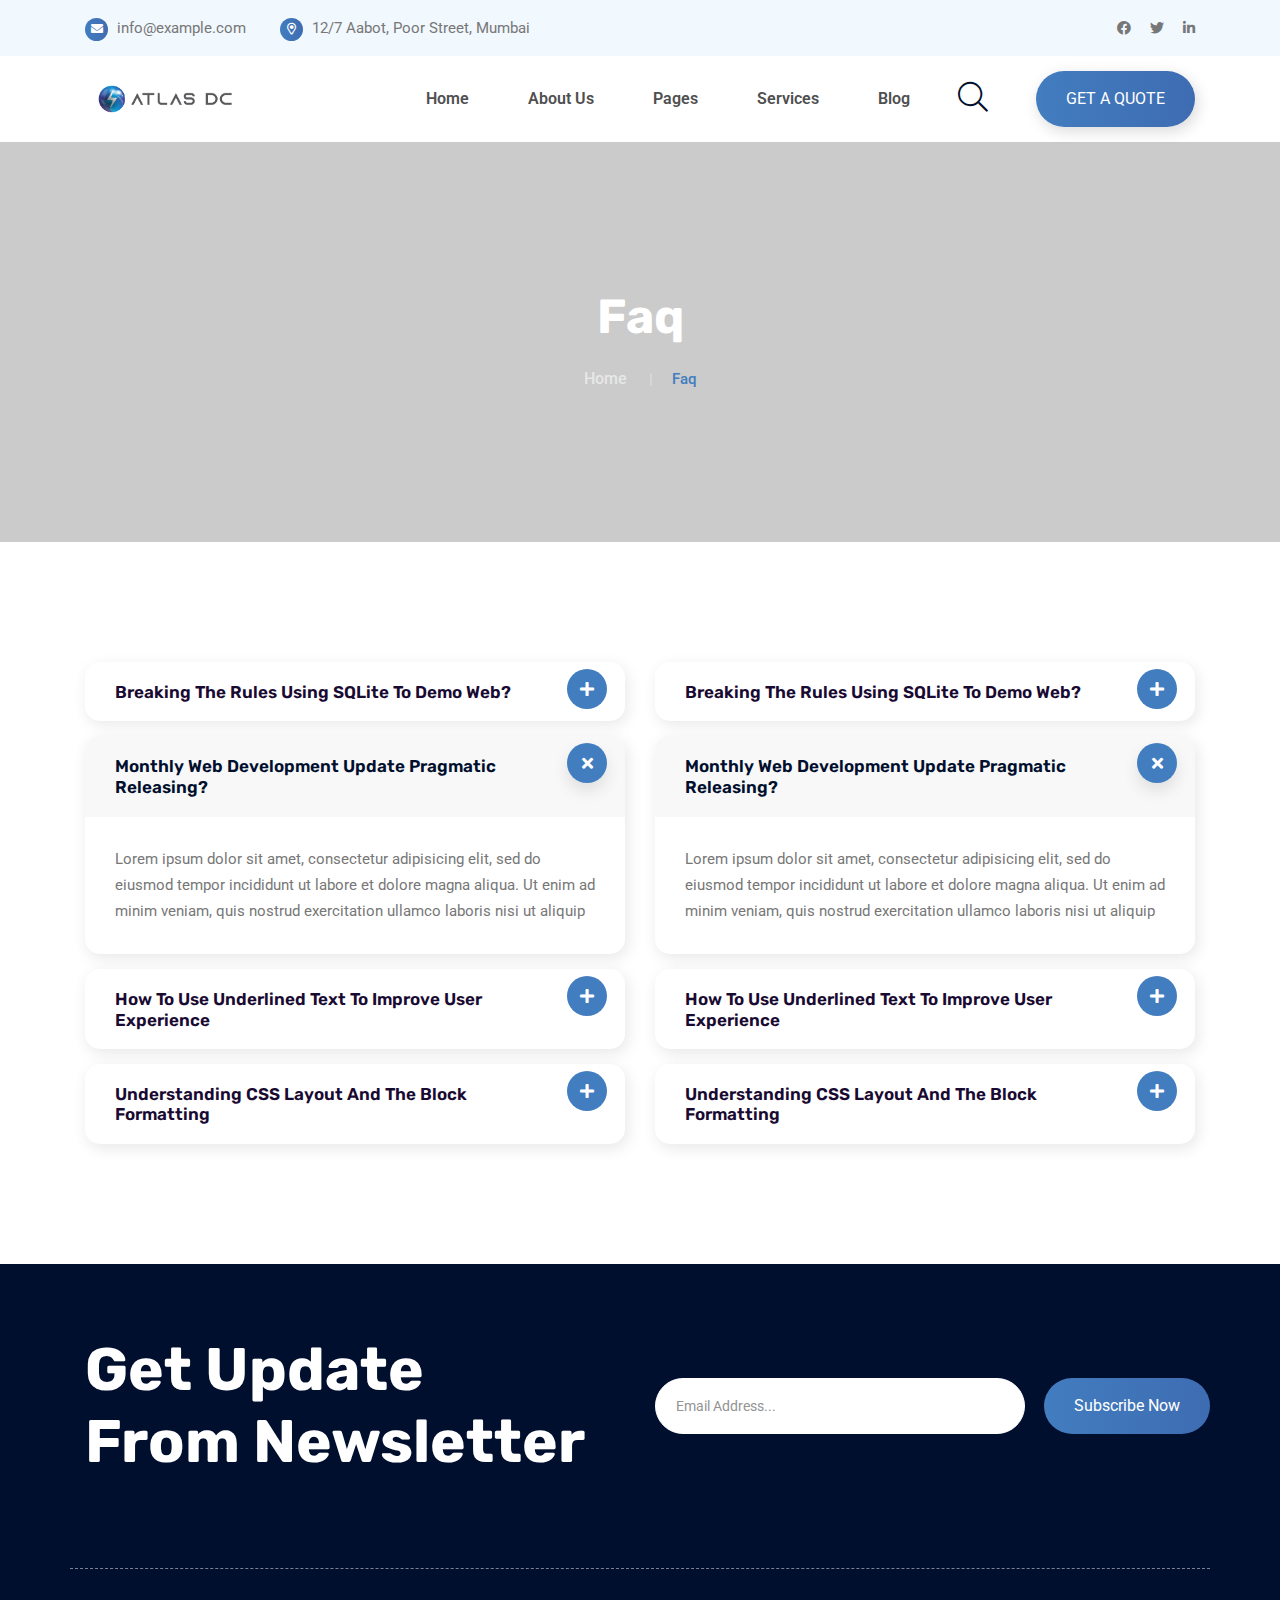
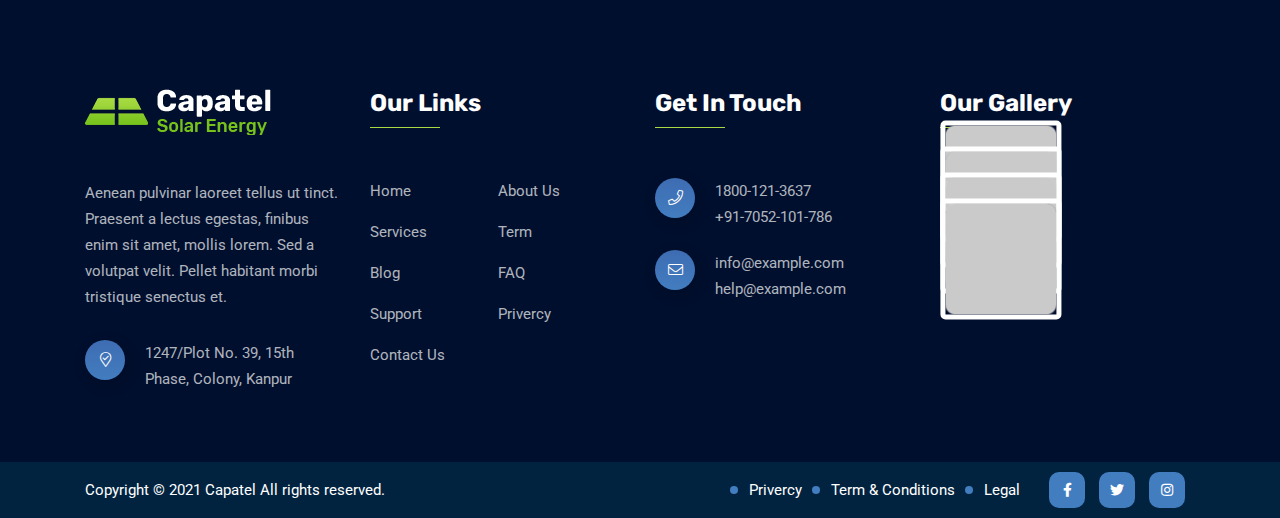
<file: faq.html>
<!DOCTYPE html>
<html class="no-js" lang="zxx">
  <head>
    <meta charset="utf-8" />
    <meta http-equiv="x-ua-compatible" content="ie=edge" />
    <title>Capatel - Solar Energy HTML Template</title>
    <meta name="description" content="" />
    <meta name="viewport" content="width=device-width, initial-scale=1" />
    <link rel="shortcut icon" type="image/x-icon" href="img/favicon.ico" />
    <!-- Place favicon.ico in the root directory -->

    <!-- CSS here -->
    <link rel="stylesheet" href="css/bootstrap.min.css" />
    <link rel="stylesheet" href="css/animate.min.css" />
    <link rel="stylesheet" href="css/magnific-popup.css" />
    <link rel="stylesheet" href="fontawesome/css/all.min.css" />
    <link rel="stylesheet" href="font-flaticon/flaticon.css" />
    <link rel="stylesheet" href="css/dripicons.css" />
    <link rel="stylesheet" href="css/slick.css" />
    <link rel="stylesheet" href="css/meanmenu.css" />
    <link rel="stylesheet" href="css/default.css" />
    <link rel="stylesheet" href="css/style.css" />
    <link rel="stylesheet" href="css/responsive.css" />
  </head>
  <body>
    <!-- Google Tag Manager (noscript) -->
    <noscript
      ><iframe
        src="https://www.googletagmanager.com/ns.html?id=GTM-WS3TB4N"
        height="0"
        width="0"
        style="display: none; visibility: hidden"
      ></iframe
    ></noscript>
    <!-- End Google Tag Manager (noscript) -->
    <!-- header -->
    <header class="header-area">
      <div class="header-top second-header d-none d-md-block">
        <div class="container">
          <div class="row align-items-center">
            <div class="col-lg-6 col-md-8 d-none d-md-block">
              <div class="header-cta">
                <ul>
                  <li>
                    <i class="fas fa-envelope"></i>

                    <span>info@example.com</span>
                  </li>
                  <li>
                    <i class="far fa-map-marker-alt"></i>
                    <span>12/7 Aabot, Poor Street, Mumbai</span>
                  </li>
                </ul>
              </div>
            </div>
            <div class="col-lg-6 col-md-6 d-none d-lg-block">
              <div class="header-social text-right">
                <span>
                  <a href="#" title="Facebook"
                    ><i class="fab fa-facebook"></i
                  ></a>
                  <a href="#" title="Twitter"><i class="fab fa-twitter"></i></a>
                  <a href="#" title="LinkedIn"
                    ><i class="fab fa-linkedin-in"></i
                  ></a>
                </span>
                <!--  /social media icon redux -->
              </div>
            </div>
          </div>
        </div>
      </div>
      <div id="header-sticky" class="menu-area">
        <div class="container">
          <div class="second-menu">
            <div class="row align-items-center">
              <div class="col-xl-2 col-lg-2">
                <div class="logo">
                  <a href="index.html"
                    ><img src="img/logo/logo.png" alt="logo"
                  /></a>
                </div>
              </div>
              <div class="col-xl-7 col-lg-7">
                <div class="main-menu text-right text-xl-right">
                  <nav id="mobile-menu">
                    <ul>
                      <li class="has-sub">
                        <a href="index.html">Home</a>
                        <ul>
                          <li><a href="index.html">Home Page 01</a></li>
                          <li><a href="index-2.html">Home Page 02</a></li>
                        </ul>
                      </li>
                      <li><a href="about.html">About Us</a></li>
                      <li class="has-sub">
                        <a href="#">Pages</a>
                        <ul>
                          <li><a href="projects.html">Project</a></li>
                          <li>
                            <a href="projects-detail.html">Project Details</a>
                          </li>

                          <li><a href="pricing.html">Pricing</a></li>
                          <li><a href="team.html">Team</a></li>
                          <li><a href="faq.html">Faq</a></li>
                          <li><a href="shop.html">Shop</a></li>
                          <li><a href="shop-details.html">Shop Details</a></li>
                        </ul>
                      </li>
                      <li class="has-sub">
                        <a href="services.html">Services</a>
                        <ul>
                          <li><a href="services.html">Services</a></li>
                          <li>
                            <a href="services-detail.html">Services Details</a>
                          </li>
                        </ul>
                      </li>

                      <li class="has-sub">
                        <a href="blog.html">Blog</a>
                        <ul>
                          <li><a href="blog.html">Blog</a></li>
                          <li><a href="blog-details.html">Blog Details</a></li>
                        </ul>
                      </li>
                    </ul>
                  </nav>
                </div>
              </div>
              <div
                class="col-xl-1 col-lg-1 text-center d-none d-lg-block mt-15 mb-15"
              >
                <a href="contact.html" class="menu-tigger"
                  ><i class="fal fa-search"></i
                ></a>
              </div>
              <div
                class="col-xl-2 col-lg-2 text-right d-none d-lg-block mt-15 mb-15"
              >
                <a href="contact.html" class="btn ss-btn">Get A Quote</a>
              </div>

              <div class="col-12">
                <div class="mobile-menu"></div>
              </div>
            </div>
          </div>
        </div>
      </div>
    </header>
    <!-- header-end -->
    <!-- offcanvas-area -->
    <div class="offcanvas-menu">
      <span class="menu-close"><i class="fas fa-times"></i></span>
      <form
        role="search"
        method="get"
        id="searchform"
        class="searchform"
        action="http://wordpress.zcube.in/xconsulta/"
      >
        <input type="text" name="s" id="search" value="" placeholder="Search" />
        <button><i class="fa fa-search"></i></button>
      </form>

      <div id="cssmenu3" class="menu-one-page-menu-container">
        <ul id="menu-one-page-menu-2" class="menu">
          <li class="menu-item menu-item-type-custom menu-item-object-custom">
            <a href="index.html">Home</a>
          </li>
          <li class="menu-item menu-item-type-custom menu-item-object-custom">
            <a href="about.html">About Us</a>
          </li>
          <li class="menu-item menu-item-type-custom menu-item-object-custom">
            <a href="services.html">Services</a>
          </li>
          <li class="menu-item menu-item-type-custom menu-item-object-custom">
            <a href="pricing.html">Pricing </a>
          </li>
          <li class="menu-item menu-item-type-custom menu-item-object-custom">
            <a href="team.html">Team </a>
          </li>

          <li class="menu-item menu-item-type-custom menu-item-object-custom">
            <a href="projects.html">Gallery Study</a>
          </li>
          <li class="menu-item menu-item-type-custom menu-item-object-custom">
            <a href="blog.html">Blog</a>
          </li>
          <li class="menu-item menu-item-type-custom menu-item-object-custom">
            <a href="contact.html">Contact</a>
          </li>
        </ul>
      </div>

      <div id="cssmenu2" class="menu-one-page-menu-container">
        <ul id="menu-one-page-menu-1" class="menu">
          <li class="menu-item menu-item-type-custom menu-item-object-custom">
            <a href="#home"><span>+8 12 3456897</span></a>
          </li>
          <li class="menu-item menu-item-type-custom menu-item-object-custom">
            <a href="#howitwork"><span>info@example.com</span></a>
          </li>
        </ul>
      </div>
    </div>
    <div class="offcanvas-overly"></div>
    <!-- offcanvas-end -->
    <!-- main-area -->
    <main>
      <!-- search-popup -->
      <div
        class="modal fade bs-example-modal-lg search-bg popup1"
        tabindex="-1"
        role="dialog"
      >
        <div class="modal-dialog modal-lg" role="document">
          <div class="modal-content search-popup">
            <div class="text-center">
              <a href="#" class="close2" data-dismiss="modal" aria-label="Close"
                >× close</a
              >
            </div>
            <div class="row search-outer">
              <div class="col-md-11">
                <input type="text" placeholder="Search for products..." />
              </div>
              <div class="col-md-1 text-right">
                <a href="#"><i class="fa fa-search" aria-hidden="true"></i></a>
              </div>
            </div>
          </div>
        </div>
      </div>
      <!-- /search-popup -->
      <!-- breadcrumb-area -->
      <section
        class="breadcrumb-area d-flex align-items-center"
        style="background-image: url(img/testimonial/test-bg.png)"
      >
        <div class="container">
          <div class="row align-items-center">
            <div class="col-xl-12 col-lg-12">
              <div class="breadcrumb-wrap text-left">
                <div class="breadcrumb-title">
                  <h2>Faq</h2>
                  <div class="breadcrumb-wrap">
                    <nav aria-label="breadcrumb">
                      <ol class="breadcrumb">
                        <li class="breadcrumb-item">
                          <a href="index.html">Home</a>
                        </li>
                        <li class="breadcrumb-item active" aria-current="page">
                          Faq
                        </li>
                      </ol>
                    </nav>
                  </div>
                </div>
              </div>
            </div>
          </div>
        </div>
      </section>
      <!-- breadcrumb-area-end -->
      <!-- team-area -->
      <section id="faq" class="faq-area pt-120 pb-120">
        <div class="container">
          <div class="row">
            <div class="col-lg-6 col-md-6">
              <div class="faq-wrap">
                <div class="accordion" id="accordionExample">
                  <div class="card">
                    <div class="card-header" id="headingOne">
                      <h2 class="mb-0">
                        <button
                          class="faq-btn collapsed"
                          type="button"
                          data-toggle="collapse"
                          data-target="#collapseOne"
                          aria-expanded="false"
                          aria-controls="collapseOne"
                        >
                          Breaking The Rules Using SQLite To Demo Web?
                        </button>
                      </h2>
                    </div>
                    <div
                      id="collapseOne"
                      class="collapse"
                      aria-labelledby="headingOne"
                      data-parent="#accordionExample"
                      style=""
                    >
                      <div class="card-body">
                        Lorem ipsum dolor sit amet, consectetur adipisicing
                        elit, sed do eiusmod tempor incididunt ut labore et
                        dolore magna aliqua. Ut enim ad minim veniam, quis
                        nostrud exercitation ullamco laboris nisi ut aliquip
                      </div>
                    </div>
                  </div>
                  <div class="card">
                    <div class="card-header" id="headingTwo">
                      <h2 class="mb-0">
                        <button
                          class="faq-btn"
                          type="button"
                          data-toggle="collapse"
                          data-target="#collapseTwo"
                          aria-expanded="true"
                          aria-controls="collapseTwo"
                        >
                          Monthly Web Development Update Pragmatic Releasing?
                        </button>
                      </h2>
                    </div>
                    <div
                      id="collapseTwo"
                      class="collapse show"
                      aria-labelledby="headingTwo"
                      data-parent="#accordionExample"
                      style=""
                    >
                      <div class="card-body">
                        Lorem ipsum dolor sit amet, consectetur adipisicing
                        elit, sed do eiusmod tempor incididunt ut labore et
                        dolore magna aliqua. Ut enim ad minim veniam, quis
                        nostrud exercitation ullamco laboris nisi ut aliquip
                      </div>
                    </div>
                  </div>
                  <div class="card">
                    <div class="card-header" id="headingThree">
                      <h2 class="mb-0">
                        <button
                          class="faq-btn collapsed"
                          type="button"
                          data-toggle="collapse"
                          data-target="#collapseThree"
                          aria-expanded="false"
                          aria-controls="collapseThree"
                        >
                          How To Use Underlined Text To Improve User Experience
                        </button>
                      </h2>
                    </div>
                    <div
                      id="collapseThree"
                      class="collapse"
                      aria-labelledby="headingThree"
                      data-parent="#accordionExample"
                      style=""
                    >
                      <div class="card-body">
                        Lorem ipsum dolor sit amet, consectetur adipisicing
                        elit, sed do eiusmod tempor incididunt ut labore et
                        dolore magna aliqua. Ut enim ad minim veniam, quis
                        nostrud exercitation ullamco laboris nisi ut aliquip
                      </div>
                    </div>
                  </div>
                  <div class="card">
                    <div class="card-header" id="headingFour">
                      <h2 class="mb-0">
                        <button
                          class="faq-btn collapsed"
                          type="button"
                          data-toggle="collapse"
                          data-target="#collapseFour"
                          aria-expanded="false"
                          aria-controls="collapseFour"
                        >
                          Understanding CSS Layout And The Block Formatting
                        </button>
                      </h2>
                    </div>
                    <div
                      id="collapseFour"
                      class="collapse"
                      aria-labelledby="headingFour"
                      data-parent="#accordionExample"
                    >
                      <div class="card-body">
                        Lorem ipsum dolor sit amet, consectetur adipisicing
                        elit, sed do eiusmod tempor incididunt ut labore et
                        dolore magna aliqua. Ut enim ad minim veniam, quis
                        nostrud exercitation ullamco laboris nisi ut aliquip
                      </div>
                    </div>
                  </div>
                </div>
              </div>
            </div>
            <div class="col-lg-6 col-md-6">
              <div class="faq-wrap">
                <div class="accordion" id="accordionExample1">
                  <div class="card">
                    <div class="card-header" id="headingfive">
                      <h2 class="mb-0">
                        <button
                          class="faq-btn collapsed"
                          type="button"
                          data-toggle="collapse"
                          data-target="#collapsefive"
                          aria-expanded="false"
                          aria-controls="collapsefive"
                        >
                          Breaking The Rules Using SQLite To Demo Web?
                        </button>
                      </h2>
                    </div>
                    <div
                      id="collapsefive"
                      class="collapse"
                      aria-labelledby="headingfive"
                      data-parent="#accordionExample1"
                      style=""
                    >
                      <div class="card-body">
                        Lorem ipsum dolor sit amet, consectetur adipisicing
                        elit, sed do eiusmod tempor incididunt ut labore et
                        dolore magna aliqua. Ut enim ad minim veniam, quis
                        nostrud exercitation ullamco laboris nisi ut aliquip
                      </div>
                    </div>
                  </div>
                  <div class="card">
                    <div class="card-header" id="headingSix">
                      <h2 class="mb-0">
                        <button
                          class="faq-btn"
                          type="button"
                          data-toggle="collapse"
                          data-target="#collapseSix"
                          aria-expanded="true"
                          aria-controls="collapseSix"
                        >
                          Monthly Web Development Update Pragmatic Releasing?
                        </button>
                      </h2>
                    </div>
                    <div
                      id="collapseSix"
                      class="collapse show"
                      aria-labelledby="headingSix"
                      data-parent="#accordionExample"
                      style=""
                    >
                      <div class="card-body">
                        Lorem ipsum dolor sit amet, consectetur adipisicing
                        elit, sed do eiusmod tempor incididunt ut labore et
                        dolore magna aliqua. Ut enim ad minim veniam, quis
                        nostrud exercitation ullamco laboris nisi ut aliquip
                      </div>
                    </div>
                  </div>
                  <div class="card">
                    <div class="card-header" id="headingSeveen">
                      <h2 class="mb-0">
                        <button
                          class="faq-btn collapsed"
                          type="button"
                          data-toggle="collapse"
                          data-target="#collapseSeveen"
                          aria-expanded="false"
                          aria-controls="collapseSeveen"
                        >
                          How To Use Underlined Text To Improve User Experience
                        </button>
                      </h2>
                    </div>
                    <div
                      id="collapseSeveen"
                      class="collapse"
                      aria-labelledby="headingSeveen"
                      data-parent="#accordionExample"
                      style=""
                    >
                      <div class="card-body">
                        Lorem ipsum dolor sit amet, consectetur adipisicing
                        elit, sed do eiusmod tempor incididunt ut labore et
                        dolore magna aliqua. Ut enim ad minim veniam, quis
                        nostrud exercitation ullamco laboris nisi ut aliquip
                      </div>
                    </div>
                  </div>
                  <div class="card">
                    <div class="card-header" id="headingEighte">
                      <h2 class="mb-0">
                        <button
                          class="faq-btn collapsed"
                          type="button"
                          data-toggle="collapse"
                          data-target="#collapseEighte"
                          aria-expanded="false"
                          aria-controls="collapseEighte"
                        >
                          Understanding CSS Layout And The Block Formatting
                        </button>
                      </h2>
                    </div>
                    <div
                      id="collapseEighte"
                      class="collapse"
                      aria-labelledby="headingEighte"
                      data-parent="#accordionExample"
                    >
                      <div class="card-body">
                        Lorem ipsum dolor sit amet, consectetur adipisicing
                        elit, sed do eiusmod tempor incididunt ut labore et
                        dolore magna aliqua. Ut enim ad minim veniam, quis
                        nostrud exercitation ullamco laboris nisi ut aliquip
                      </div>
                    </div>
                  </div>
                </div>
              </div>
            </div>
          </div>
        </div>
      </section>
      <!-- team-area-end -->
    </main>
    <!-- main-area-end -->
    <!-- footer -->
    <footer class="footer-bg footer-p">
      <div class="footer-top-heiding pt-70 pb-120">
        <div class="container">
          <div class="row align-items-center">
            <div class="col-lg-6">
              <div class="section-title">
                <h2>
                  Get Update<br />
                  From Newsletter
                </h2>
              </div>
            </div>
            <div class="col-xl-6 col-lg-6">
              <div class="newslater-area">
                <form
                  name="ajax-form"
                  id="contact-form4"
                  action="#"
                  method="post"
                  class="contact-form newslater"
                >
                  <div class="form-group">
                    <input
                      class="form-control"
                      id="email2"
                      name="email"
                      type="email"
                      placeholder="Email Address..."
                      value=""
                      required=""
                    />
                    <button type="submit" class="btn btn-custom" id="send2">
                      Subscribe Now
                    </button>
                  </div>
                  <!-- /Form-email -->
                </form>
              </div>
            </div>
          </div>
        </div>
      </div>
      <div class="footer-top pb-40">
        <div class="container">
          <div class="row justify-content-between">
            <div class="col-xl-3 col-lg-3 col-sm-6">
              <div class="footer-widget mb-30">
                <div class="f-widget-title mb-45">
                  <img src="img/logo/f_logo.png" alt="img" />
                </div>
                <div class="footer-link">
                  Aenean pulvinar laoreet tellus ut tinct. Praesent a lectus
                  egestas, finibus enim sit amet, mollis lorem. Sed a volutpat
                  velit. Pellet habitant morbi tristique senectus et.
                </div>
                <div class="f-contact mt-30">
                  <ul>
                    <li>
                      <i class="icon fal fa-map-marker-check"></i>
                      <span>1247/Plot No. 39, 15th Phase, Colony, Kanpur</span>
                    </li>
                  </ul>
                </div>
              </div>
            </div>
            <div class="col-xl-3 col-lg-3 col-sm-6">
              <div class="footer-widget mb-30">
                <div class="f-widget-title">
                  <h2>Our Links</h2>
                </div>
                <div class="footer-link">
                  <ul>
                    <li><a href="index.html">Home</a></li>
                    <li><a href="about.html"> About Us</a></li>
                    <li><a href="services.html"> Services </a></li>
                    <li><a href="#">Term</a></li>
                    <li><a href="blog.html">Blog </a></li>
                    <li><a href="faq.html">FAQ</a></li>
                    <li><a href="#">Support</a></li>
                    <li><a href="#">Privercy</a></li>
                    <li><a href="contact.html"> Contact Us</a></li>
                  </ul>
                </div>
              </div>
            </div>
            <div class="col-xl-3 col-lg-3 col-sm-6">
              <div class="footer-widget mb-30">
                <div class="f-widget-title">
                  <h2>Get In Touch</h2>
                </div>
                <div class="f-contact">
                  <ul>
                    <li>
                      <i class="icon fal fa-phone"></i>
                      <span>1800-121-3637<br />+91-7052-101-786</span>
                    </li>
                    <li>
                      <i class="icon fal fa-envelope"></i>
                      <span>
                        <a href="mailto:info@example.com">info@example.com</a>
                        <br />
                        <a href="mailto:help@example.com">help@example.com</a>
                      </span>
                    </li>
                  </ul>
                </div>
              </div>
            </div>
            <div class="col-xl-3 col-lg-3 col-sm-6">
              <div class="footer-widget mb-30">
                <div class="f-widget-title">
                  <h2>Our Gallery</h2>
                </div>
                <div class="f-insta">
                  <ul>
                    <li>
                      <a
                        href="img/instagram/f-galler-01.png"
                        class="popup-image"
                        ><img src="img/instagram/f-galler-01.png" alt="img"
                      /></a>
                    </li>
                    <li>
                      <a
                        href="img/instagram/f-galler-02.png"
                        class="popup-image"
                        ><img src="img/instagram/f-galler-02.png" alt="img"
                      /></a>
                    </li>
                    <li>
                      <a
                        href="img/instagram/f-galler-03.png"
                        class="popup-image"
                        ><img src="img/instagram/f-galler-03.png" alt="img"
                      /></a>
                    </li>
                    <li>
                      <a
                        href="img/instagram/f-galler-04.png"
                        class="popup-image"
                        ><img src="img/instagram/f-galler-04.png" alt="img"
                      /></a>
                    </li>
                  </ul>
                </div>
              </div>
            </div>
          </div>
        </div>
      </div>
      <div class="copyright-wrap">
        <div class="container">
          <div class="row align-items-center">
            <div class="col-lg-6">
              Copyright © 2021 Capatel All rights reserved.
            </div>
            <div class="col-lg-6 text-right text-xl-right">
              <ul>
                <li><a href="#">Privercy</a></li>
                <li><a href="#">Term &amp; Conditions</a></li>
                <li><a href="#">Legal</a></li>
                <li>
                  <span class="footer-social">
                    <a href="#"><i class="fab fa-facebook-f"></i></a>
                    <a href="#"><i class="fab fa-twitter"></i></a>
                    <a href="#"><i class="fab fa-instagram"></i></a>
                  </span>
                </li>
              </ul>
            </div>
          </div>
        </div>
      </div>
    </footer>
    <!-- footer-end -->

    <!-- JS here -->
    <script src="js/vendor/modernizr-3.5.0.min.js"></script>
    <script src="js/vendor/jquery-3.6.0.min.js"></script>
    <script src="js/popper.min.js"></script>
    <script src="js/bootstrap.min.js"></script>
    <script src="js/slick.min.js"></script>
    <script src="js/ajax-form.js"></script>
    <script src="js/paroller.js"></script>
    <script src="js/wow.min.js"></script>
    <script src="js/js_isotope.pkgd.min.js"></script>
    <script src="js/imagesloaded.min.js"></script>
    <script src="js/parallax.min.js"></script>
    <script src="js/jquery.waypoints.min.js"></script>
    <script src="js/jquery.counterup.min.js"></script>
    <script src="js/jquery.scrollUp.min.js"></script>
    <script src="js/jquery.meanmenu.min.js"></script>
    <script src="js/parallax-scroll.js"></script>
    <script src="js/jquery.magnific-popup.min.js"></script>
    <script src="js/element-in-view.js"></script>
    <script src="js/main.js"></script>
  </body>
</html>
</file>
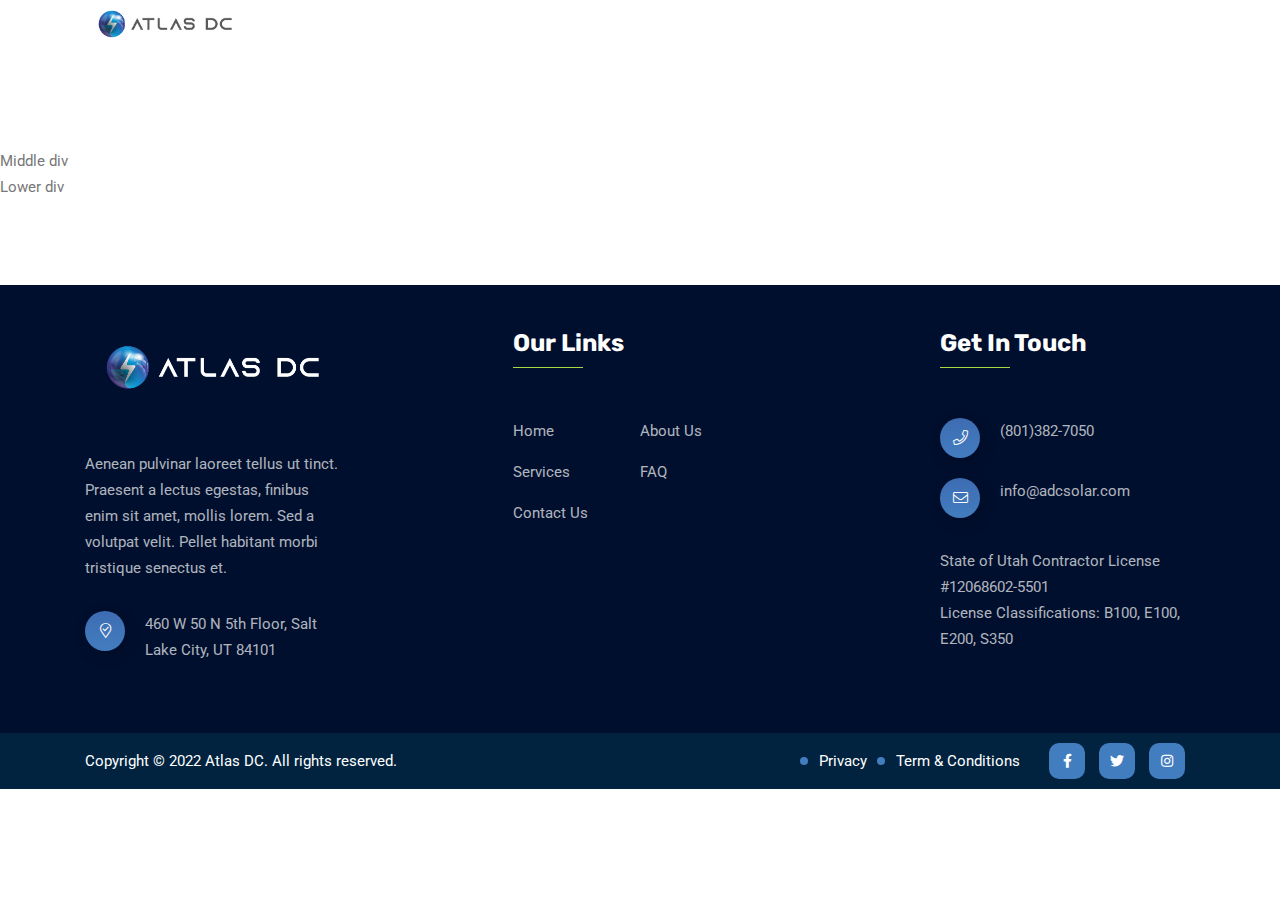
<file: form2.html>
<!DOCTYPE html>
<html class="no-js" lang="zxx">
  <head>
    <meta charset="utf-8" />
    <meta http-equiv="x-ua-compatible" content="ie=edge" />
    <title>Capatel - Solar Energy HTML Template</title>
    <meta name="description" content="" />
    <meta name="viewport" content="width=device-width, initial-scale=1" />
    <link rel="shortcut icon" type="image/x-icon" href="img/favicon.ico" />
    <!-- Place favicon.ico in the root directory -->

    <!-- CSS here -->
    <link rel="stylesheet" href="css/bootstrap.min.css" />
    <link rel="stylesheet" href="css/animate.min.css" />
    <link rel="stylesheet" href="css/magnific-popup.css" />
    <link rel="stylesheet" href="fontawesome/css/all.min.css" />
    <link rel="stylesheet" href="font-flaticon/flaticon.css" />
    <link rel="stylesheet" href="css/dripicons.css" />
    <link rel="stylesheet" href="css/slick.css" />
    <link rel="stylesheet" href="css/meanmenu.css" />
    <link rel="stylesheet" href="css/default.css" />
    <link rel="stylesheet" href="css/style.css" />
    <link rel="stylesheet" href="css/responsive.css" />
  </head>
  <body>
    <!-- header -->
    <header class="header-area">
      <div id="header-sticky" class="menu-area">
        <div class="container">
          <div class="second-menu">
            <div class="row align-items-center justi-cont-spa-btwn">
              <div class="col-xl-2 col-lg-2">
                <div class="logo">
                  <a href="index.html"
                    ><img src="img/logo/logo.png" alt="logo"
                  /></a>
                </div>
              </div>
              <div class="col-12">
                <div class="mobile-menu"></div>
              </div>
            </div>
          </div>
        </div>
      </div>

      <div class="container">
        <div id="main-img" />
      </div>
      <!-- <picture class="form-img">
        <source
          media="(min-width: 900px)"
          srcset="/img/bg/formbackground.jpg"
        />
        <source
          media="(min-width: 480px)"
          srcset="/img/bg/formbackground1.jpg"
        />
        <img src="/img/bg/formbackground2.jpg" alt="IfItDoesntMatchAnyMedia" />
      </picture> -->
    </header>
    <!-- header-end -->

    <!-- main-area -->
    <main>
      <!-- search-popup -->
      <div
        class="modal fade bs-example-modal-lg search-bg popup1"
        tabindex="-1"
        role="dialog"
      >
        <div class="modal-dialog modal-lg" role="document">
          <div class="modal-content search-popup">
            <div class="text-center">
              <a href="#" class="close2" data-dismiss="modal" aria-label="Close"
                >× close</a
              >
            </div>
            <div class="row search-outer">
              <div class="col-md-11">
                <input type="text" placeholder="Search for products..." />
              </div>
              <div class="col-md-1 text-right">
                <a href="#"><i class="fa fa-search" aria-hidden="true"></i></a>
              </div>
            </div>
          </div>
        </div>
      </div>
      <!-- /search-popup -->
      <!-- breadcrumb-area -->
      <section>
        <!-- <div class="container">
          <div class="row align-items-center">
            <div class="col-xl-12 col-lg-12">
              <div class="breadcrumb-wrap text-left">
                <div class="breadcrumb-title">
                  <h2 style="margin-top: 1.3rem">[Form Name]</h2>
                </div>
              </div>
            </div>
          </div>
        </div> -->
      </section>
      <!-- breadcrumb-area-end -->

      <!-- Project Detail -->
      <section class="project-detail">
        <div class="main-div">
          <div class="upper-div"></div>
          <div class="middle-div">Middle div</div>
          <div class="lower-div">Lower div</div>
        </div>
      </section>
      <!--End Project Detail -->
    </main>
    <!-- main-area-end -->
    <!-- footer -->
    <footer class="footer-bg footer-p">
      <div class="footer-top-heiding pt-1 pb-40"></div>
      <div class="footer-top pb-40">
        <div class="container">
          <div class="row justify-content-between">
            <div class="col-xl-3 col-lg-3 col-sm-6">
              <div class="footer-widget mb-30">
                <div class="f-widget-title mb-45">
                  <img src="img/logo/wlogo.png" alt="img" />
                </div>
                <div class="footer-link">
                  Aenean pulvinar laoreet tellus ut tinct. Praesent a lectus
                  egestas, finibus enim sit amet, mollis lorem. Sed a volutpat
                  velit. Pellet habitant morbi tristique senectus et.
                </div>
                <div class="f-contact mt-30">
                  <ul>
                    <li>
                      <i class="icon fal fa-map-marker-check"></i>
                      <span
                        >460 W 50 N 5th Floor, Salt Lake City, UT 84101</span
                      >
                    </li>
                  </ul>
                </div>
              </div>
            </div>
            <div class="col-xl-3 col-lg-3 col-sm-6">
              <div class="footer-widget mb-30">
                <div class="f-widget-title">
                  <h2>Our Links</h2>
                </div>
                <div class="footer-link">
                  <ul>
                    <li><a href="index.html">Home</a></li>
                    <li><a href="about.html"> About Us</a></li>
                    <li><a href="services.html"> Services </a></li>
                    <li><a href="faq.html">FAQ</a></li>
                    <li><a href="contact.html"> Contact Us</a></li>
                  </ul>
                </div>
              </div>
            </div>
            <div class="col-xl-3 col-lg-3 col-sm-6">
              <div class="footer-widget mb-30">
                <div class="f-widget-title">
                  <h2>Get In Touch</h2>
                </div>
                <div class="f-contact">
                  <ul>
                    <li>
                      <i class="icon fal fa-phone"></i>
                      <a href="tel:8013827050">(801)382-7050</a>
                    </li>
                    <li>
                      <i class="icon fal fa-envelope"></i>
                      <span>
                        <a href="mailto:info@adcsolar.com">info@adcsolar.com</a>
                      </span>
                    </li>
                  </ul>
                </div>
              </div>
              State of Utah Contractor License #12068602-5501
              <br />
              License Classifications: B100, E100, E200, S350
            </div>
          </div>
        </div>
      </div>
      <div class="copyright-wrap">
        <div class="container">
          <div class="row align-items-center">
            <div class="col-lg-6">
              Copyright © 2022 Atlas DC. All rights reserved.
            </div>
            <div class="col-lg-6 text-right text-xl-right">
              <ul>
                <li><a href="#">Privacy</a></li>
                <li><a href="#">Term &amp; Conditions</a></li>
                <li>
                  <span class="footer-social">
                    <a href="#"><i class="fab fa-facebook-f"></i></a>
                    <a href="#"><i class="fab fa-twitter"></i></a>
                    <a href="#"><i class="fab fa-instagram"></i></a>
                  </span>
                </li>
              </ul>
            </div>
          </div>
        </div>
      </div>
    </footer>
    <!-- footer-end -->

    <!-- JS here -->
    <script src="js/vendor/modernizr-3.5.0.min.js"></script>
    <script src="js/vendor/jquery-3.6.0.min.js"></script>
    <script src="js/popper.min.js"></script>
    <script src="js/bootstrap.min.js"></script>
    <script src="js/slick.min.js"></script>
    <script src="js/ajax-form.js"></script>
    <script src="js/paroller.js"></script>
    <script src="js/wow.min.js"></script>
    <script src="js/js_isotope.pkgd.min.js"></script>
    <script src="js/imagesloaded.min.js"></script>
    <script src="js/parallax.min.js"></script>
    <script src="js/jquery.waypoints.min.js"></script>
    <script src="js/jquery.counterup.min.js"></script>
    <script src="js/jquery.scrollUp.min.js"></script>
    <script src="js/jquery.meanmenu.min.js"></script>
    <script src="js/parallax-scroll.js"></script>
    <script src="js/jquery.magnific-popup.min.js"></script>
    <script src="js/element-in-view.js"></script>
    <script src="js/main.js"></script>
  </body>
</html>
</file>
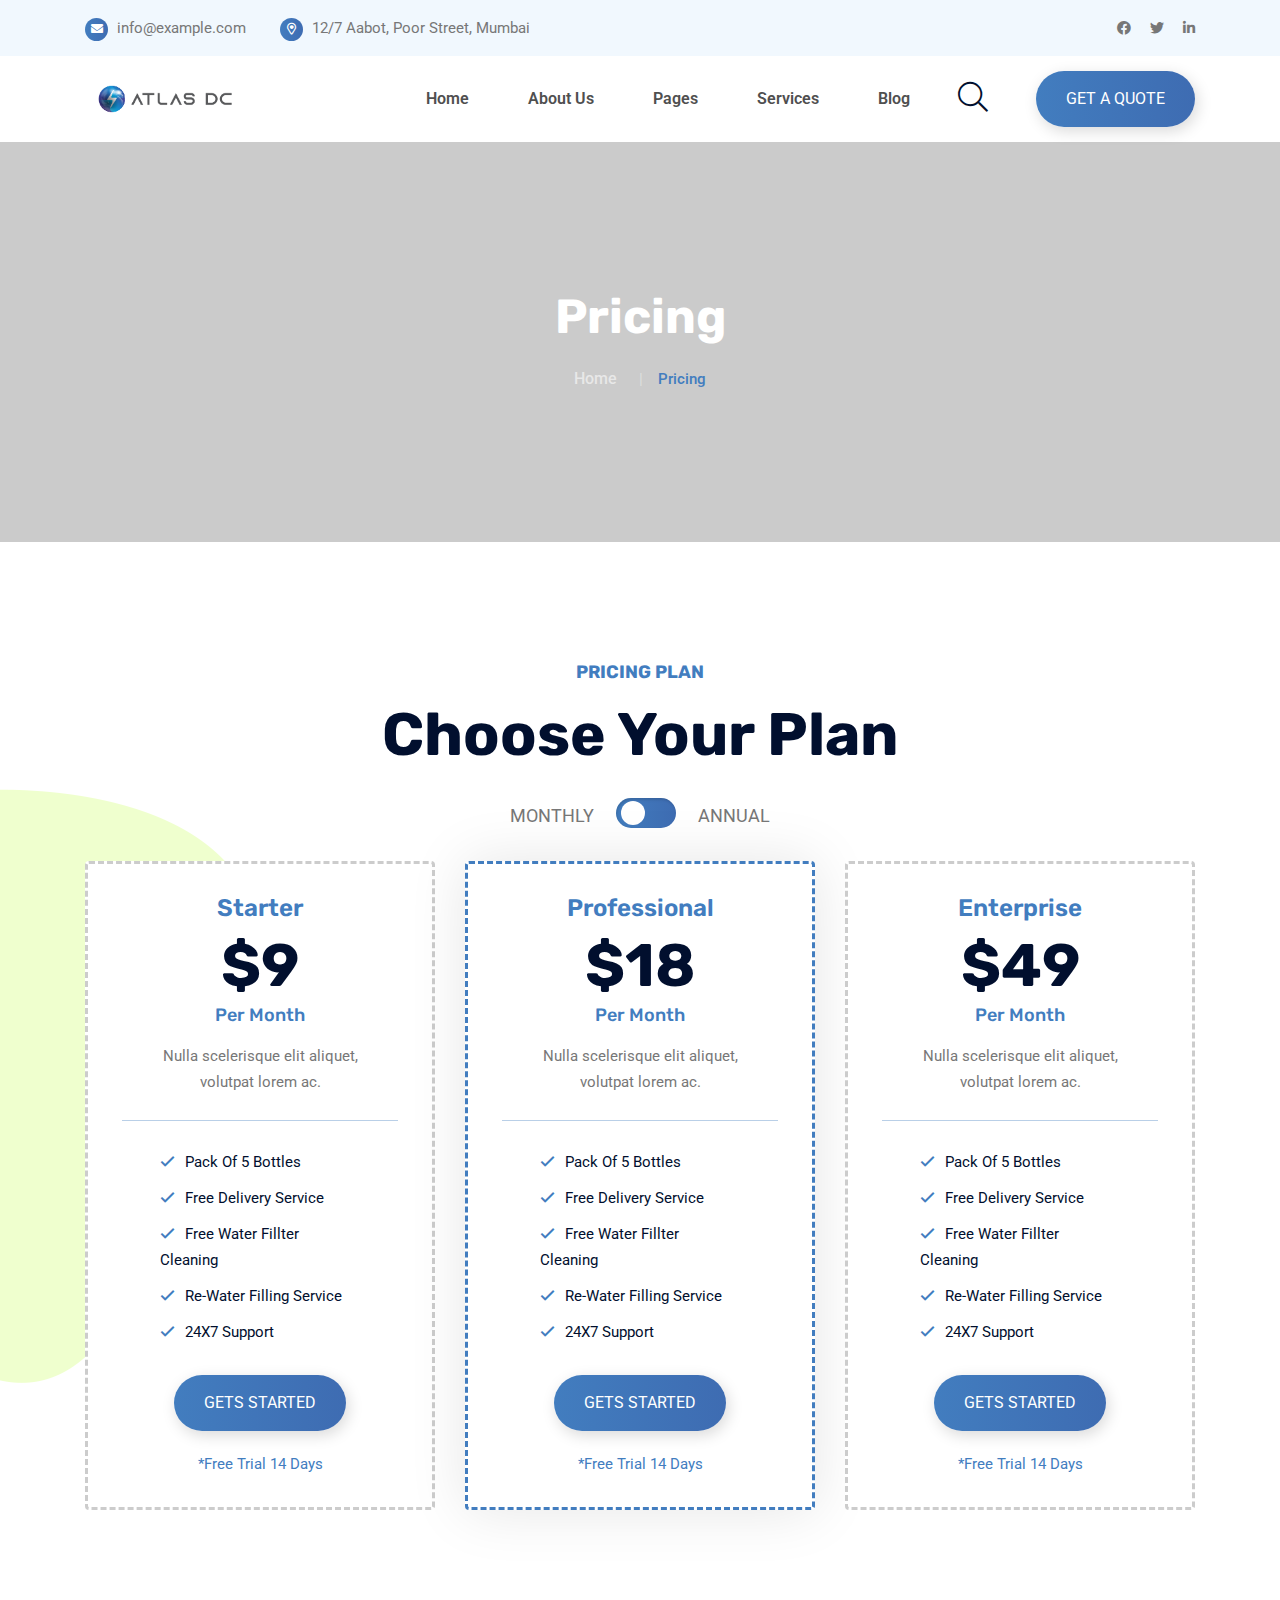
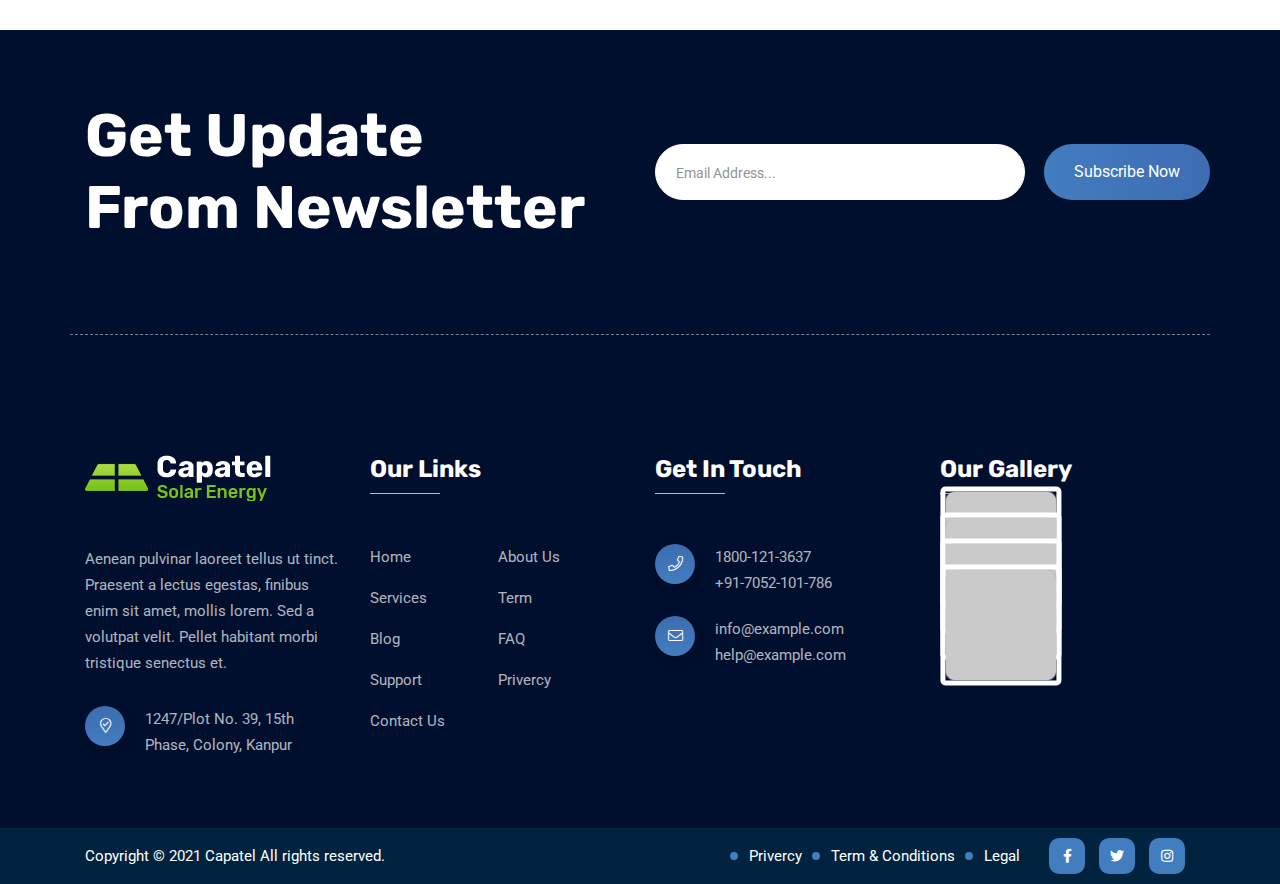
<file: pricing.html>
<!doctype html>
<html class="no-js" lang="zxx">
    <head>
        <meta charset="utf-8">
        <meta http-equiv="x-ua-compatible" content="ie=edge">
        <title>Capatel - Solar Energy HTML Template</title>
        <meta name="description" content="">
        <meta name="viewport" content="width=device-width, initial-scale=1">
		<link rel="shortcut icon" type="image/x-icon" href="img/favicon.ico">
        <!-- Place favicon.ico in the root directory -->

		<!-- CSS here -->
        <link rel="stylesheet" href="css/bootstrap.min.css">
        <link rel="stylesheet" href="css/animate.min.css">
        <link rel="stylesheet" href="css/magnific-popup.css">
        <link rel="stylesheet" href="fontawesome/css/all.min.css">
        <link rel="stylesheet" href="font-flaticon/flaticon.css">
        <link rel="stylesheet" href="css/dripicons.css">
        <link rel="stylesheet" href="css/slick.css">
        <link rel="stylesheet" href="css/meanmenu.css">
        <link rel="stylesheet" href="css/default.css">
        <link rel="stylesheet" href="css/style.css">
        <link rel="stylesheet" href="css/responsive.css">
    </head>
    <body>
     <!-- header -->
        <header class="header-area">  
            <div class="header-top second-header d-none d-md-block">
                <div class="container">
                    <div class="row align-items-center">                                              
                        <div class="col-lg-6 col-md-8 d-none  d-md-block">
                            <div class="header-cta">
                                <ul>                                   
                                    <li>
                                        <i class="fas fa-envelope"></i>
                                      
                                        <span>info@example.com</span>
                                    </li>
                                     <li>
                                      <i class="far fa-map-marker-alt"></i>
                                        <span>12/7 Aabot, Poor Street, Mumbai</span>
                                    </li>
                                </ul>
                            </div>
                        </div>
                         <div class="col-lg-6 col-md-6 d-none d-lg-block">
                             <div class="header-social text-right">
                            <span>
                                <a href="#" title="Facebook"><i class="fab fa-facebook"></i></a>
                                <a href="#" title="Twitter"><i class="fab fa-twitter"></i></a>
                                <a href="#" title="LinkedIn"><i class="fab fa-linkedin-in"></i></a>                               
                               </span>                    
                               <!--  /social media icon redux -->                               
                        </div>
                        </div>
                         
                    </div>
                </div>
            </div>
			 <div id="header-sticky" class="menu-area">
                <div class="container">
                    <div class="second-menu">
                        <div class="row align-items-center">
                            <div class="col-xl-2 col-lg-2">
                                <div class="logo">
                                    <a href="index.html"><img src="img/logo/logo.png" alt="logo"></a>
                                </div>
                            </div>
                           <div class="col-xl-7 col-lg-7">
                              
                                <div class="main-menu text-right text-xl-right">
                                    <nav id="mobile-menu">
                                        <ul>
                                            <li class="has-sub">
												<a href="index.html">Home</a>
												<ul>
                                                    <li><a href="index.html">Home Page 01</a></li>
                                                    <li><a href="index-2.html">Home Page 02</a></li>

												</ul>
											</li>
                                            <li><a href="about.html">About Us</a></li>
                                            <li class="has-sub"><a href="#">Pages</a>
												<ul>
                                                    <li><a href="projects.html">Project</a></li>
                                                    <li><a href="projects-detail.html">Project Details</a></li>

                                                    <li><a href="pricing.html">Pricing</a></li>
                                                    <li><a href="team.html">Team</a></li>
                                                    <li><a href="faq.html">Faq</a></li>
                                                    <li><a href="shop.html">Shop</a></li>
                                                    <li><a href="shop-details.html">Shop Details</a>
												</li></ul>
											</li>
                                            <li class="has-sub"> 
                                              <a href="services.html">Services</a>
                                                <ul>
                                                     <li><a href="services.html">Services</a></li>
                                                    <li><a href="services-detail.html">Services Details</a></li>
												</ul>
                                            </li>
                                           
											<li class="has-sub"> 
                                                <a href="blog.html">Blog</a>
                                                <ul>
                                                    <li><a href="blog.html">Blog</a></li>
                                                    <li><a href="blog-details.html">Blog Details</a></li>
												</ul>
                                            </li>
                                                                        
										
                                          
                                        </ul>
                                    </nav>
                                </div>
                            </div>   
                             <div class="col-xl-1 col-lg-1 text-center d-none d-lg-block mt-15 mb-15">
                                <a href="contact.html" class="menu-tigger"><i class="fal fa-search"></i></a>
                            </div>
                            <div class="col-xl-2 col-lg-2 text-right d-none d-lg-block mt-15 mb-15">
                                <a href="contact.html" class="btn ss-btn">Get A Quote</a>
                            </div>
                          
                            
                                <div class="col-12">
                                    <div class="mobile-menu"></div>
                                </div>
                        </div>
                    </div>
                </div>
            </div>
        </header>
        <!-- header-end -->
        <!-- offcanvas-area -->
                <div class="offcanvas-menu">
                <span class="menu-close"><i class="fas fa-times"></i></span>
              <form role="search" method="get" id="searchform"   class="searchform" action="http://wordpress.zcube.in/xconsulta/">
                                <input type="text" name="s" id="search" value="" placeholder="Search"  />
                                <button><i class="fa fa-search"></i></button>
                            </form>

                    
                    <div id="cssmenu3" class="menu-one-page-menu-container">
                        <ul id="menu-one-page-menu-2" class="menu">
                            <li class="menu-item menu-item-type-custom menu-item-object-custom"><a href="index.html">Home</a></li>
                            <li class="menu-item menu-item-type-custom menu-item-object-custom"><a href="about.html">About Us</a></li>
                            <li class="menu-item menu-item-type-custom menu-item-object-custom"><a href="services.html">Services</a></li>
                             <li class="menu-item menu-item-type-custom menu-item-object-custom"><a href="pricing.html">Pricing </a></li>
                             <li class="menu-item menu-item-type-custom menu-item-object-custom"><a href="team.html">Team </a></li>
                             
                             <li class="menu-item menu-item-type-custom menu-item-object-custom"><a href="projects.html">Gallery Study</a></li>
                             <li class="menu-item menu-item-type-custom menu-item-object-custom"><a href="blog.html">Blog</a></li>
                            <li class="menu-item menu-item-type-custom menu-item-object-custom"><a href="contact.html">Contact</a></li>
                        </ul>
                    </div>  
                    
                    <div id="cssmenu2" class="menu-one-page-menu-container">
                        <ul id="menu-one-page-menu-1" class="menu">
                            <li class="menu-item menu-item-type-custom menu-item-object-custom"><a href="#home"><span>+8 12 3456897</span></a></li>
                            <li class="menu-item menu-item-type-custom menu-item-object-custom"><a href="#howitwork"><span>info@example.com</span></a></li>
                        </ul>
                    </div>                
            </div>
            <div class="offcanvas-overly"></div>
                 <!-- offcanvas-end -->
        <!-- main-area -->
        <main>
            
            <!-- search-popup -->
		<div class="modal fade bs-example-modal-lg search-bg popup1" tabindex="-1" role="dialog">
			<div class="modal-dialog modal-lg" role="document">
				<div class="modal-content search-popup">
					<div class="text-center">
						<a href="#" class="close2" data-dismiss="modal" aria-label="Close">× close</a>
					</div>
					<div class="row search-outer">
						<div class="col-md-11"><input type="text" placeholder="Search for products..." /></div>
						<div class="col-md-1 text-right"><a href="#"><i class="fa fa-search" aria-hidden="true"></i></a></div>
					</div>
				</div>
			</div>
		</div>
		<!-- /search-popup -->
            <!-- breadcrumb-area -->
            <section class="breadcrumb-area d-flex align-items-center" style="background-image:url(img/testimonial/test-bg.png)">
                <div class="container">
                    <div class="row align-items-center">
                        <div class="col-xl-12 col-lg-12">
                            <div class="breadcrumb-wrap text-left">
                                <div class="breadcrumb-title">
                                    <h2>Pricing</h2>    
                                    <div class="breadcrumb-wrap">
                              
                                <nav aria-label="breadcrumb">
                                    <ol class="breadcrumb">
                                        <li class="breadcrumb-item"><a href="index.html">Home</a></li>
                                        <li class="breadcrumb-item active" aria-current="page">Pricing</li>
                                    </ol>
                                </nav>
                            </div>
                                </div>
                            </div>
                        </div>
                        
                    </div>
                </div>
            </section>
            <!-- breadcrumb-area-end -->
			   
           <!-- pricing-area -->
            <section id="pricing" class="pricing-area pt-120 pb-60" style="background: url(img/bg/aliment-left.png) no-repeat; background-position: left center;">
                <div class="container"> 
                    <div class="row">
                         <div class="col-lg-12 p-relative">
                            <div class="section-title center-align mb-30 text-center">
                                 <h5>PRICING PLAN</h5>
                                <h2>
                                   Choose Your Plan
                                </h2>
                               
                            </div>
                             <nav class="pricing-tab mb-30">
                                    <span class="monthly_tab_title">Monthly</span>
                                    <span class="pricing-tab-switcher"></span>
                                    <span class="annual_tab_title">Annual</span>
                                 </nav>
                           
                        </div>
                    </div>
                    <div class="row">
                        <div class="col-lg-4 col-md-4">
                          <div class="pricing-box pricing-box2 mb-60">
                                <div class="pricing-head text-center">   
                                    <h3>Starter</h3>  
                                      <div class="price-count pricing-amount">
                                           <div class="monthly_price">
                                              <h2>$9</h2>
                                              <span class="subscription"> Per Month </span>
                                           </div>
                                            <div class="annual_price">
                                              <h2>$99</h2>
                                              <span class="subscription"> Per Annual </span>
                                           </div>
                                     </div>
                                     <p>Nulla scelerisque elit aliquet, <br>volutpat lorem ac.</p>
                                    <hr>
                                </div>

                                <div class="pricing-body mt-20 mb-30">
                                   <ul>
                                      <li>Pack Of 5 Bottles</li>
                                       <li>Free Delivery Service</li>
                                        <li>Free Water Fillter Cleaning</li>
                                         <li>Re-Water Filling Service</li>
                                         <li>24X7 Support</li>
                                    </ul>
                                </div>             

                                <div class="pricing-btn text-center">
                                   <a href="shop-details.html" class="btn ss-btn">Gets Started</a>
                                     <p>*Free Trial 14 Days</p>
                                </div>
                            </div>
                        </div>
                        <div class="col-lg-4 col-md-4">
                             <div class="pricing-box pricing-box2 active mb-60">
                                    <div class="pricing-head text-center">   
                                        <h3>Professional</h3>  
                                        <div class="price-count pricing-amount">
                                       
                                           <div class="monthly_price">
                                              <h2>$18</h2>
                                              <span class="subscription"> Per Month </span>
                                           </div>
                                            <div class="annual_price">
                                              <h2>$120</h2>
                                              <span class="subscription"> Per Annual </span>
                                           </div>
                                        </div>
                                         <p>Nulla scelerisque elit aliquet, <br>volutpat lorem ac.</p>
                                        <hr>
                                    </div>

                                    <div class="pricing-body mt-20 mb-30">
                                       <ul>
                                          <li>Pack Of 5 Bottles</li>
                                            <li>Free Delivery Service</li>
                                            <li>Free Water Fillter Cleaning</li>
                                             <li>Re-Water Filling Service</li>
                                             <li>24X7 Support</li>
                                        </ul>
                                    </div>             

                                    <div class="pricing-btn text-center">
                                       <a href="shop-details.html" class="btn ss-btn">Gets Started</a>
                                        <p>*Free Trial 14 Days</p>
                                    </div>
                                </div>
                      
                        </div>
                         <div class="col-lg-4 col-md-4">
                             <div class="pricing-box pricing-box2 mb-60">
                                    <div class="pricing-head text-center">   
                                        <h3>Enterprise</h3>  
                                          <div class="price-count pricing-amount">
                                           <div class="monthly_price">
                                              <h2>$49</h2>
                                              <span class="subscription"> Per Month </span>
                                           </div>
                                            <div class="annual_price">
                                              <h2>$399</h2>
                                              <span class="subscription"> Per Annual </span>
                                           </div>
                                     </div> 
                                        <p>Nulla scelerisque elit aliquet, <br>volutpat lorem ac.</p>
                                        <hr>
                                    </div>

                                    <div class="pricing-body mt-20 mb-30 ">
                                       <ul>
                                             <li>Pack Of 5 Bottles</li>
                                            <li>Free Delivery Service</li>
                                            <li>Free Water Fillter Cleaning</li>
                                             <li>Re-Water Filling Service</li>
                                             <li>24X7 Support</li>
                                        </ul>
                                    </div>             

                                    <div class="pricing-btn text-center">
                                       <a href="shop-details.html" class="btn ss-btn">Gets Started</a>
                                        <p>*Free Trial 14 Days</p>
                                    </div>
                                </div>
                             
                           
                        </div>
                    </div>
                </div>
            </section>
            <!-- pricing-area-end -->
          
        </main>
        <!-- main-area-end -->
<!-- footer -->
        <footer class="footer-bg footer-p">
            <div class="footer-top-heiding pt-70 pb-120">
                <div class="container">
                    <div class="row align-items-center">
                        <div class="col-lg-6">
                            <div class="section-title">        
                                <h2> Get Update<br> From Newsletter</h2>
                               
                            </div>
                        </div>
                         <div class="col-xl-6 col-lg-6">
                             <div class="newslater-area">
                                <form name="ajax-form" id="contact-form4" action="#" method="post" class="contact-form newslater">
                               <div class="form-group">
                                  <input class="form-control" id="email2" name="email" type="email" placeholder="Email Address..." value="" required=""> 
                                  <button type="submit" class="btn btn-custom" id="send2">Subscribe Now</button>
                               </div>
                               <!-- /Form-email -->	
                            </form>
                             </div>
                            
                        </div>
                    </div>
                </div>
            
            </div>
             <div class="footer-top pb-40">
                <div class="container">
                    <div class="row justify-content-between">
                        
                          <div class="col-xl-3 col-lg-3 col-sm-6">
                            <div class="footer-widget mb-30">
                                <div class="f-widget-title mb-45">
                                   <img src="img/logo/f_logo.png" alt="img">
                                </div>
                                <div class="footer-link">
                                    Aenean pulvinar laoreet tellus ut tinct. Praesent a lectus egestas, finibus enim sit amet, mollis lorem. Sed a volutpat velit. Pellet habitant morbi tristique senectus et.
                                </div>
                                <div class="f-contact mt-30">
                                    <ul>
                                
                                    <li>
                                        <i class="icon fal fa-map-marker-check"></i>
                                        <span>1247/Plot No. 39, 15th
Phase, Colony, Kanpur</span>
                                    </li>
                                    
                                </ul>
                                    
                                    </div>
                               
                              
                            </div>
                        </div>
						<div class="col-xl-3 col-lg-3 col-sm-6">
                            <div class="footer-widget mb-30">
                                <div class="f-widget-title">
                                    <h2>Our Links</h2>
                                </div>
                                <div class="footer-link">
                                    <ul>                                        
                                        <li><a href="index.html">Home</a></li>
                                        <li><a href="about.html"> About Us</a></li>
                                        <li><a href="services.html"> Services </a></li>
                                         <li><a href="#">Term</a></li>
                                        <li><a href="blog.html">Blog </a></li>
                                         <li><a href="faq.html">FAQ</a></li>
                                        <li><a href="#">Support</a></li>
                                        <li><a href="#">Privercy</a></li>
                                          <li><a href="contact.html"> Contact Us</a></li>
                                       
                                    </ul>
                                </div>
                            </div>
                        </div>
                        <div class="col-xl-3 col-lg-3 col-sm-6">
                            
                            <div class="footer-widget mb-30">
                                 <div class="f-widget-title">
                                    <h2>Get In Touch</h2>
                                </div>
                               <div class="f-contact">
                                    <ul>
                                    <li>
                                        <i class="icon fal fa-phone"></i>
                                        <span>1800-121-3637<br>+91-7052-101-786</span>
                                    </li>
                                   <li><i class="icon fal fa-envelope"></i>
                                        <span>
                                            <a href="mailto:info@example.com">info@example.com</a>
                                       <br>
                                       <a href="mailto:help@example.com">help@example.com</a>
                                       </span>
                                    </li>
                                    
                                    
                                </ul>
                                    
                                    </div>
                            </div>
                        </div>  
                       <div class="col-xl-3 col-lg-3 col-sm-6">
                            <div class="footer-widget mb-30">
                                <div class="f-widget-title">
                                    <h2>Our Gallery</h2>
                                </div>
                                <div class="f-insta">
                                    <ul>
                                        <li><a href="img/instagram/f-galler-01.png" class="popup-image"><img src="img/instagram/f-galler-01.png" alt="img"></a></li>
                                       <li><a href="img/instagram/f-galler-02.png" class="popup-image"><img src="img/instagram/f-galler-02.png" alt="img"></a></li>
                                        <li><a href="img/instagram/f-galler-03.png" class="popup-image"><img src="img/instagram/f-galler-03.png" alt="img"></a></li>
                                        <li><a href="img/instagram/f-galler-04.png" class="popup-image"><img src="img/instagram/f-galler-04.png" alt="img"></a></li>
                                      
                                        
                                    </ul>
                                </div>
                            </div>
                        </div>  
                      
                        
                    </div>
                </div>
            </div>
            <div class="copyright-wrap">
                <div class="container">
                    <div class="row align-items-center">
                        <div class="col-lg-6">                         
                              Copyright © 2021 Capatel All rights reserved.  
                        </div>
                        <div class="col-lg-6 text-right text-xl-right">                       
                            <ul>
                                <li><a href="#">Privercy</a></li>
                                <li><a href="#">Term &amp; Conditions</a></li>
                                <li><a href="#">Legal</a></li>
                                <li> <span class="footer-social">                                    
                                    <a href="#"><i class="fab fa-facebook-f"></i></a>
                                    <a href="#"><i class="fab fa-twitter"></i></a>
                                    <a href="#"><i class="fab fa-instagram"></i></a>
                                </span></li>
                            </ul>                 
                        </div>
                        
                    </div>
                </div>
            </div>
        </footer>
        <!-- footer-end -->


		<!-- JS here -->
        <script src="js/vendor/modernizr-3.5.0.min.js"></script>
        <script src="js/vendor/jquery-3.6.0.min.js"></script>
        <script src="js/popper.min.js"></script>
        <script src="js/bootstrap.min.js"></script>
        <script src="js/slick.min.js"></script>
        <script src="js/ajax-form.js"></script>
        <script src="js/paroller.js"></script>
        <script src="js/wow.min.js"></script>
        <script src="js/js_isotope.pkgd.min.js"></script>
        <script src="js/imagesloaded.min.js"></script>
        <script src="js/parallax.min.js"></script>
         <script src="js/jquery.waypoints.min.js"></script>
        <script src="js/jquery.counterup.min.js"></script>
        <script src="js/jquery.scrollUp.min.js"></script>
        <script src="js/jquery.meanmenu.min.js"></script>
        <script src="js/parallax-scroll.js"></script>
        <script src="js/jquery.magnific-popup.min.js"></script>
        <script src="js/element-in-view.js"></script>
        <script src="js/main.js"></script>
    </body>
</html>
</file>
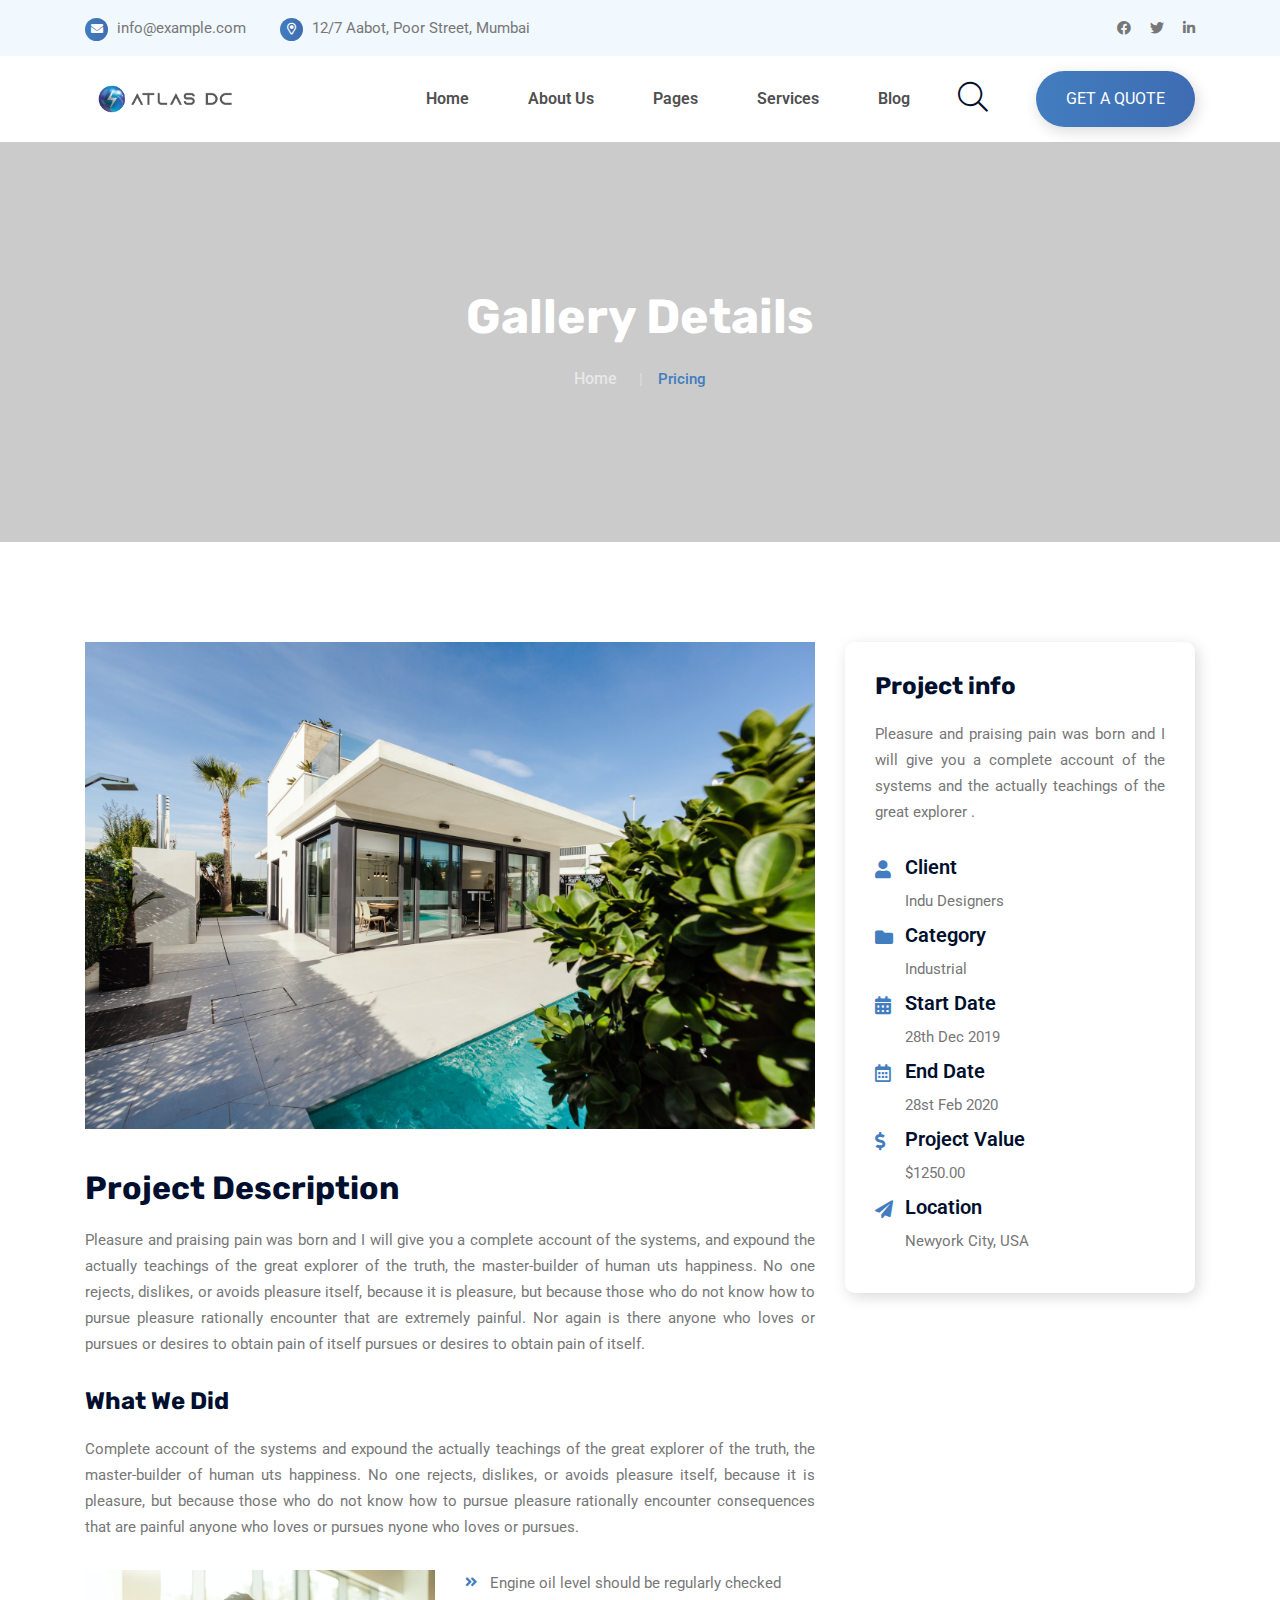
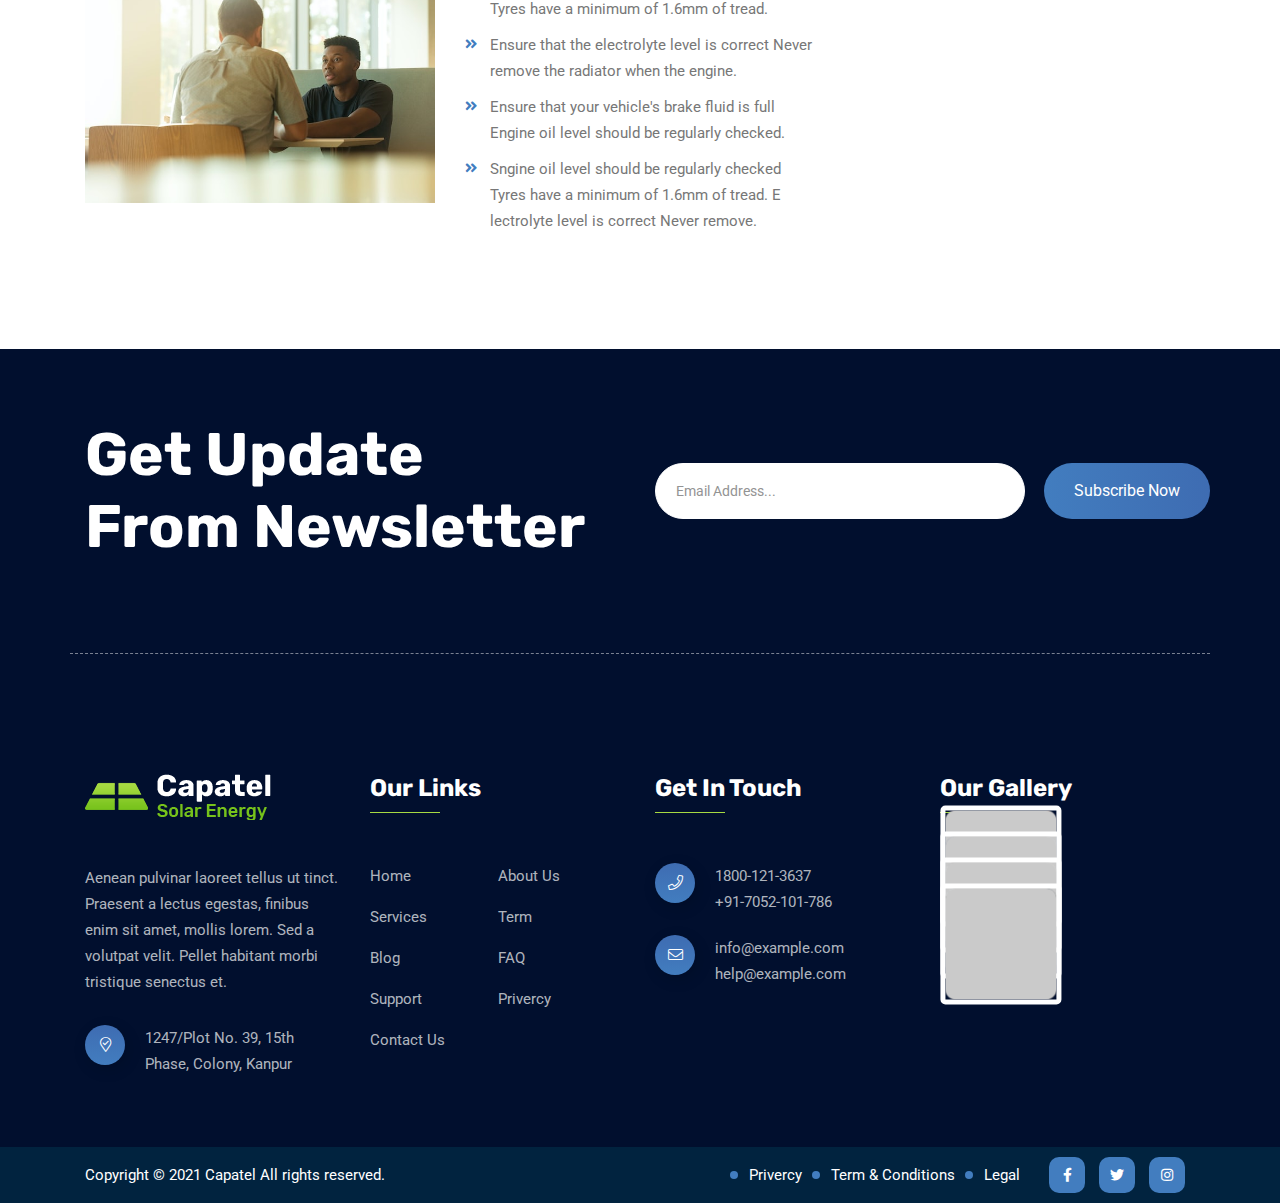
<file: projects-detail.html>
<!doctype html>
<html class="no-js" lang="zxx">
    <head>
        <meta charset="utf-8">
        <meta http-equiv="x-ua-compatible" content="ie=edge">
        <title>Capatel - Solar Energy HTML Template</title>
        <meta name="description" content="">
        <meta name="viewport" content="width=device-width, initial-scale=1">
		<link rel="shortcut icon" type="image/x-icon" href="img/favicon.ico">
        <!-- Place favicon.ico in the root directory -->

		<!-- CSS here -->
        <link rel="stylesheet" href="css/bootstrap.min.css">
        <link rel="stylesheet" href="css/animate.min.css">
        <link rel="stylesheet" href="css/magnific-popup.css">
        <link rel="stylesheet" href="fontawesome/css/all.min.css">
        <link rel="stylesheet" href="font-flaticon/flaticon.css">
        <link rel="stylesheet" href="css/dripicons.css">
        <link rel="stylesheet" href="css/slick.css">
        <link rel="stylesheet" href="css/meanmenu.css">
        <link rel="stylesheet" href="css/default.css">
        <link rel="stylesheet" href="css/style.css">
        <link rel="stylesheet" href="css/responsive.css">
    </head>
    <body>
     <!-- header -->
        <header class="header-area">  
            <div class="header-top second-header d-none d-md-block">
                <div class="container">
                    <div class="row align-items-center">                                              
                        <div class="col-lg-6 col-md-8 d-none  d-md-block">
                            <div class="header-cta">
                                <ul>                                   
                                    <li>
                                        <i class="fas fa-envelope"></i>
                                      
                                        <span>info@example.com</span>
                                    </li>
                                     <li>
                                      <i class="far fa-map-marker-alt"></i>
                                        <span>12/7 Aabot, Poor Street, Mumbai</span>
                                    </li>
                                </ul>
                            </div>
                        </div>
                         <div class="col-lg-6 col-md-6 d-none d-lg-block">
                             <div class="header-social text-right">
                            <span>
                                <a href="#" title="Facebook"><i class="fab fa-facebook"></i></a>
                                <a href="#" title="Twitter"><i class="fab fa-twitter"></i></a>
                                <a href="#" title="LinkedIn"><i class="fab fa-linkedin-in"></i></a>                               
                               </span>                    
                               <!--  /social media icon redux -->                               
                        </div>
                        </div>
                         
                    </div>
                </div>
            </div>
			 <div id="header-sticky" class="menu-area">
                <div class="container">
                    <div class="second-menu">
                        <div class="row align-items-center">
                            <div class="col-xl-2 col-lg-2">
                                <div class="logo">
                                    <a href="index.html"><img src="img/logo/logo.png" alt="logo"></a>
                                </div>
                            </div>
                           <div class="col-xl-7 col-lg-7">
                              
                                <div class="main-menu text-right text-xl-right">
                                    <nav id="mobile-menu">
                                        <ul>
                                            <li class="has-sub">
												<a href="index.html">Home</a>
												<ul>
                                                    <li><a href="index.html">Home Page 01</a></li>
                                                    <li><a href="index-2.html">Home Page 02</a></li>

												</ul>
											</li>
                                            <li><a href="about.html">About Us</a></li>
                                            <li class="has-sub"><a href="#">Pages</a>
												<ul>
                                                    <li><a href="projects.html">Project</a></li>
                                                    <li><a href="projects-detail.html">Project Details</a></li>

                                                    <li><a href="pricing.html">Pricing</a></li>
                                                    <li><a href="team.html">Team</a></li>
                                                    <li><a href="faq.html">Faq</a></li>
                                                    <li><a href="shop.html">Shop</a></li>
                                                    <li><a href="shop-details.html">Shop Details</a>
												</li></ul>
											</li>
                                            <li class="has-sub"> 
                                              <a href="services.html">Services</a>
                                                <ul>
                                                     <li><a href="services.html">Services</a></li>
                                                    <li><a href="services-detail.html">Services Details</a></li>
												</ul>
                                            </li>
                                           
											<li class="has-sub"> 
                                                <a href="blog.html">Blog</a>
                                                <ul>
                                                    <li><a href="blog.html">Blog</a></li>
                                                    <li><a href="blog-details.html">Blog Details</a></li>
												</ul>
                                            </li>
                                                                        
										
                                          
                                        </ul>
                                    </nav>
                                </div>
                            </div>   
                             <div class="col-xl-1 col-lg-1 text-center d-none d-lg-block mt-15 mb-15">
                                <a href="contact.html" class="menu-tigger"><i class="fal fa-search"></i></a>
                            </div>
                            <div class="col-xl-2 col-lg-2 text-right d-none d-lg-block mt-15 mb-15">
                                <a href="contact.html" class="btn ss-btn">Get A Quote</a>
                            </div>
                          
                            
                                <div class="col-12">
                                    <div class="mobile-menu"></div>
                                </div>
                        </div>
                    </div>
                </div>
            </div>
        </header>
        <!-- header-end -->
        <!-- offcanvas-area -->
                <div class="offcanvas-menu">
                <span class="menu-close"><i class="fas fa-times"></i></span>
              <form role="search" method="get" id="searchform"   class="searchform" action="http://wordpress.zcube.in/xconsulta/">
                                <input type="text" name="s" id="search" value="" placeholder="Search"  />
                                <button><i class="fa fa-search"></i></button>
                            </form>

                    
                    <div id="cssmenu3" class="menu-one-page-menu-container">
                        <ul id="menu-one-page-menu-2" class="menu">
                            <li class="menu-item menu-item-type-custom menu-item-object-custom"><a href="index.html">Home</a></li>
                            <li class="menu-item menu-item-type-custom menu-item-object-custom"><a href="about.html">About Us</a></li>
                            <li class="menu-item menu-item-type-custom menu-item-object-custom"><a href="services.html">Services</a></li>
                             <li class="menu-item menu-item-type-custom menu-item-object-custom"><a href="pricing.html">Pricing </a></li>
                             <li class="menu-item menu-item-type-custom menu-item-object-custom"><a href="team.html">Team </a></li>
                             
                             <li class="menu-item menu-item-type-custom menu-item-object-custom"><a href="projects.html">Gallery Study</a></li>
                             <li class="menu-item menu-item-type-custom menu-item-object-custom"><a href="blog.html">Blog</a></li>
                            <li class="menu-item menu-item-type-custom menu-item-object-custom"><a href="contact.html">Contact</a></li>
                        </ul>
                    </div>  
                    
                    <div id="cssmenu2" class="menu-one-page-menu-container">
                        <ul id="menu-one-page-menu-1" class="menu">
                            <li class="menu-item menu-item-type-custom menu-item-object-custom"><a href="#home"><span>+8 12 3456897</span></a></li>
                            <li class="menu-item menu-item-type-custom menu-item-object-custom"><a href="#howitwork"><span>info@example.com</span></a></li>
                        </ul>
                    </div>                
            </div>
            <div class="offcanvas-overly"></div>
                 <!-- offcanvas-end -->
        <!-- main-area -->
        <main>
            
            <!-- search-popup -->
		<div class="modal fade bs-example-modal-lg search-bg popup1" tabindex="-1" role="dialog">
			<div class="modal-dialog modal-lg" role="document">
				<div class="modal-content search-popup">
					<div class="text-center">
						<a href="#" class="close2" data-dismiss="modal" aria-label="Close">× close</a>
					</div>
					<div class="row search-outer">
						<div class="col-md-11"><input type="text" placeholder="Search for products..." /></div>
						<div class="col-md-1 text-right"><a href="#"><i class="fa fa-search" aria-hidden="true"></i></a></div>
					</div>
				</div>
			</div>
		</div>
		<!-- /search-popup -->
            <!-- breadcrumb-area -->
            <section class="breadcrumb-area d-flex align-items-center" style="background-image:url(img/testimonial/test-bg.png)">
                <div class="container">
                    <div class="row align-items-center">
                        <div class="col-xl-12 col-lg-12">
                            <div class="breadcrumb-wrap text-left">
                                <div class="breadcrumb-title">
                                    <h2>Gallery Details</h2>    
                                    <div class="breadcrumb-wrap">
                              
                                <nav aria-label="breadcrumb">
                                    <ol class="breadcrumb">
                                        <li class="breadcrumb-item"><a href="index.html">Home</a></li>
                                        <li class="breadcrumb-item active" aria-current="page">Pricing</li>
                                    </ol>
                                </nav>
                            </div>
                                </div>
                            </div>
                        </div>
                        
                    </div>
                </div>
            </section>
            <!-- breadcrumb-area-end -->
            
            <!-- Project Detail -->
    <section class="project-detail">
        <div class="container">
            

            <!-- Lower Content -->
            <div class="lower-content">
                <div class="row">
                    <div class="text-column col-lg-8 col-md-12 col-sm-12">
                        <div class="inner-column">
                            <!-- Upper Box -->
                            <div class="upper-box">
                                <div class="single-item-carousel owl-carousel owl-theme">
                                   <figure class="image"><img src="img/gallery/protfolio-dt-img.png" alt=""></figure>                
                                </div>
                            </div>
                            <h2>Project Description</h2>
                            <p>Pleasure and praising pain was born and I will give you a complete account of the systems, and expound the actually teachings of the great explorer of the truth, the master-builder of human uts happiness. No one rejects, dislikes, or avoids pleasure itself, because it is pleasure, but because those who do not know how to pursue pleasure rationally encounter that are extremely painful. Nor again is there anyone who loves or pursues or desires to obtain pain of itself pursues or desires to obtain pain of itself.</p>
                            <h3>What We Did</h3>
                            <p>Complete account of the systems and expound the actually teachings of the great explorer of the truth, the master-builder of human uts happiness. No one rejects, dislikes, or avoids pleasure itself, because it is pleasure, but because those who do not know how to pursue pleasure rationally encounter consequences that are painful anyone who loves or pursues nyone who loves or pursues.</p>
                            <!-- Two Column -->
                            <div class="two-column">
                                <div class="row">
                                    <div class="image-column col-xl-6 col-lg-12 col-md-12">
                                        <figure class="image"><a href="img/resource/post-img-1.jpg" class="lightbox-image"><img src="img/resource/post-img-1.jpg" alt=""></a></figure>
                                    </div>
                                    <div class="text-column col-xl-6 col-lg-12 col-md-12">
                                        <ul class="list-style-one">
                                        <li>Engine oil level should be regularly checked Tyres have a minimum of 1.6mm of tread.</li>
                                        <li>Ensure that the electrolyte level is correct Never remove the radiator when the engine.</li>
                                        <li>Ensure that your vehicle's brake fluid is full Engine oil level should be regularly checked.</li>
                                         <li>Sngine oil level should be regularly checked Tyres have a minimum of 1.6mm of tread. E lectrolyte level is correct Never remove.</li>
                                        
                                    </ul>
                                    </div>
                                    
                                </div>
                            </div>
                        </div>
                    </div>

                    <div class="info-column col-lg-4 col-md-12 col-sm-12">
                        <div class="inner-column">
                            <h3>Project info</h3>
                            <p>Pleasure and praising pain was born and I will give you a complete account of the systems and the actually teachings of the great explorer .</p>
                            <ul class="project-info clearfix">
                                <li>
                                    <span class="icon fa fa-user"></span>
                                    <strong>Client</strong>
                                    <p>Indu Designers</p>
                                </li>

                                <li>
                                    <span class="icon fa fa-folder"></span>
                                    <strong>Category</strong>
                                    <p>Industrial</p>
                                </li>

                                <li>
                                    <span class="icon fa fa-calendar-alt"></span>
                                    <strong>Start Date</strong>
                                    <p>28th Dec 2019</p>
                                </li>

                                <li>
                                    <span class="icon far fa-calendar-alt"></span>
                                    <strong>End Date</strong>
                                    <p>28st Feb 2020</p>
                                </li>

                                <li>
                                    <span class="icon fa fa-dollar-sign"></span>
                                    <strong>Project Value</strong>
                                    <p>$1250.00</p>
                                </li>

                                <li>
                                    <span class="icon fa fa-paper-plane"></span>
                                    <strong>Location</strong>
                                    <p>Newyork City, USA</p>
                                </li>
                            </ul>
                        </div>
                    </div>
                </div>
            </div>

        </div>
    </section>
    <!--End Project Detail -->

        </main>
        <!-- main-area-end -->
<!-- footer -->
        <footer class="footer-bg footer-p">
            <div class="footer-top-heiding pt-70 pb-120">
                <div class="container">
                    <div class="row align-items-center">
                        <div class="col-lg-6">
                            <div class="section-title">        
                                <h2> Get Update<br> From Newsletter</h2>
                               
                            </div>
                        </div>
                         <div class="col-xl-6 col-lg-6">
                             <div class="newslater-area">
                                <form name="ajax-form" id="contact-form4" action="#" method="post" class="contact-form newslater">
                               <div class="form-group">
                                  <input class="form-control" id="email2" name="email" type="email" placeholder="Email Address..." value="" required=""> 
                                  <button type="submit" class="btn btn-custom" id="send2">Subscribe Now</button>
                               </div>
                               <!-- /Form-email -->	
                            </form>
                             </div>
                            
                        </div>
                    </div>
                </div>
            
            </div>
             <div class="footer-top pb-40">
                <div class="container">
                    <div class="row justify-content-between">
                        
                          <div class="col-xl-3 col-lg-3 col-sm-6">
                            <div class="footer-widget mb-30">
                                <div class="f-widget-title mb-45">
                                   <img src="img/logo/f_logo.png" alt="img">
                                </div>
                                <div class="footer-link">
                                    Aenean pulvinar laoreet tellus ut tinct. Praesent a lectus egestas, finibus enim sit amet, mollis lorem. Sed a volutpat velit. Pellet habitant morbi tristique senectus et.
                                </div>
                                <div class="f-contact mt-30">
                                    <ul>
                                
                                    <li>
                                        <i class="icon fal fa-map-marker-check"></i>
                                        <span>1247/Plot No. 39, 15th
Phase, Colony, Kanpur</span>
                                    </li>
                                    
                                </ul>
                                    
                                    </div>
                               
                              
                            </div>
                        </div>
						<div class="col-xl-3 col-lg-3 col-sm-6">
                            <div class="footer-widget mb-30">
                                <div class="f-widget-title">
                                    <h2>Our Links</h2>
                                </div>
                                <div class="footer-link">
                                    <ul>                                        
                                        <li><a href="index.html">Home</a></li>
                                        <li><a href="about.html"> About Us</a></li>
                                        <li><a href="services.html"> Services </a></li>
                                         <li><a href="#">Term</a></li>
                                        <li><a href="blog.html">Blog </a></li>
                                         <li><a href="faq.html">FAQ</a></li>
                                        <li><a href="#">Support</a></li>
                                        <li><a href="#">Privercy</a></li>
                                          <li><a href="contact.html"> Contact Us</a></li>
                                       
                                    </ul>
                                </div>
                            </div>
                        </div>
                        <div class="col-xl-3 col-lg-3 col-sm-6">
                            
                            <div class="footer-widget mb-30">
                                 <div class="f-widget-title">
                                    <h2>Get In Touch</h2>
                                </div>
                               <div class="f-contact">
                                    <ul>
                                    <li>
                                        <i class="icon fal fa-phone"></i>
                                        <span>1800-121-3637<br>+91-7052-101-786</span>
                                    </li>
                                   <li><i class="icon fal fa-envelope"></i>
                                        <span>
                                            <a href="mailto:info@example.com">info@example.com</a>
                                       <br>
                                       <a href="mailto:help@example.com">help@example.com</a>
                                       </span>
                                    </li>
                                    
                                    
                                </ul>
                                    
                                    </div>
                            </div>
                        </div>  
                       <div class="col-xl-3 col-lg-3 col-sm-6">
                            <div class="footer-widget mb-30">
                                <div class="f-widget-title">
                                    <h2>Our Gallery</h2>
                                </div>
                                <div class="f-insta">
                                    <ul>
                                        <li><a href="img/instagram/f-galler-01.png" class="popup-image"><img src="img/instagram/f-galler-01.png" alt="img"></a></li>
                                       <li><a href="img/instagram/f-galler-02.png" class="popup-image"><img src="img/instagram/f-galler-02.png" alt="img"></a></li>
                                        <li><a href="img/instagram/f-galler-03.png" class="popup-image"><img src="img/instagram/f-galler-03.png" alt="img"></a></li>
                                        <li><a href="img/instagram/f-galler-04.png" class="popup-image"><img src="img/instagram/f-galler-04.png" alt="img"></a></li>
                                      
                                        
                                    </ul>
                                </div>
                            </div>
                        </div>  
                      
                        
                    </div>
                </div>
            </div>
            <div class="copyright-wrap">
                <div class="container">
                    <div class="row align-items-center">
                        <div class="col-lg-6">                         
                              Copyright © 2021 Capatel All rights reserved.  
                        </div>
                        <div class="col-lg-6 text-right text-xl-right">                       
                            <ul>
                                <li><a href="#">Privercy</a></li>
                                <li><a href="#">Term &amp; Conditions</a></li>
                                <li><a href="#">Legal</a></li>
                                <li> <span class="footer-social">                                    
                                    <a href="#"><i class="fab fa-facebook-f"></i></a>
                                    <a href="#"><i class="fab fa-twitter"></i></a>
                                    <a href="#"><i class="fab fa-instagram"></i></a>
                                </span></li>
                            </ul>                 
                        </div>
                        
                    </div>
                </div>
            </div>
        </footer>
        <!-- footer-end -->


		<!-- JS here -->
        <script src="js/vendor/modernizr-3.5.0.min.js"></script>
        <script src="js/vendor/jquery-3.6.0.min.js"></script>
        <script src="js/popper.min.js"></script>
        <script src="js/bootstrap.min.js"></script>
        <script src="js/slick.min.js"></script>
        <script src="js/ajax-form.js"></script>
        <script src="js/paroller.js"></script>
        <script src="js/wow.min.js"></script>
        <script src="js/js_isotope.pkgd.min.js"></script>
        <script src="js/imagesloaded.min.js"></script>
        <script src="js/parallax.min.js"></script>
         <script src="js/jquery.waypoints.min.js"></script>
        <script src="js/jquery.counterup.min.js"></script>
        <script src="js/jquery.scrollUp.min.js"></script>
        <script src="js/jquery.meanmenu.min.js"></script>
        <script src="js/parallax-scroll.js"></script>
        <script src="js/jquery.magnific-popup.min.js"></script>
        <script src="js/element-in-view.js"></script>
        <script src="js/main.js"></script>
    </body>
</html>
</file>
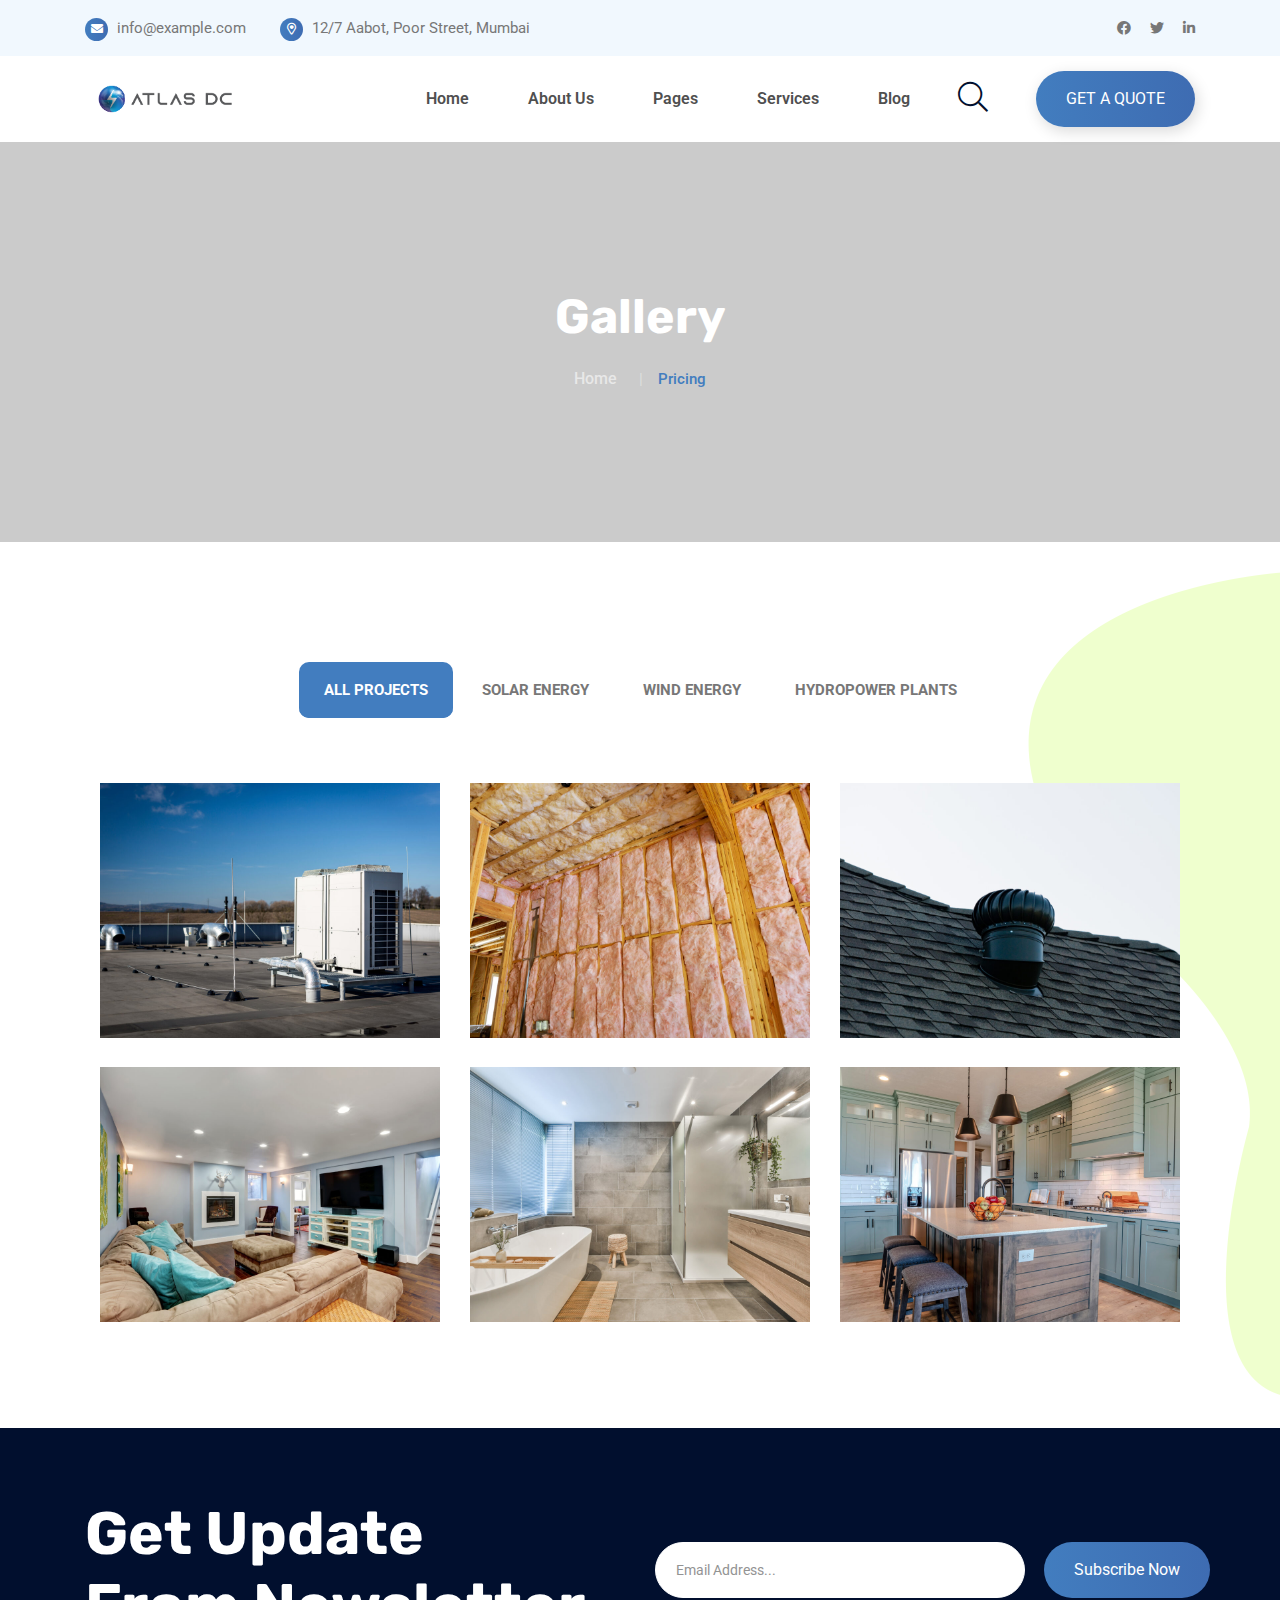
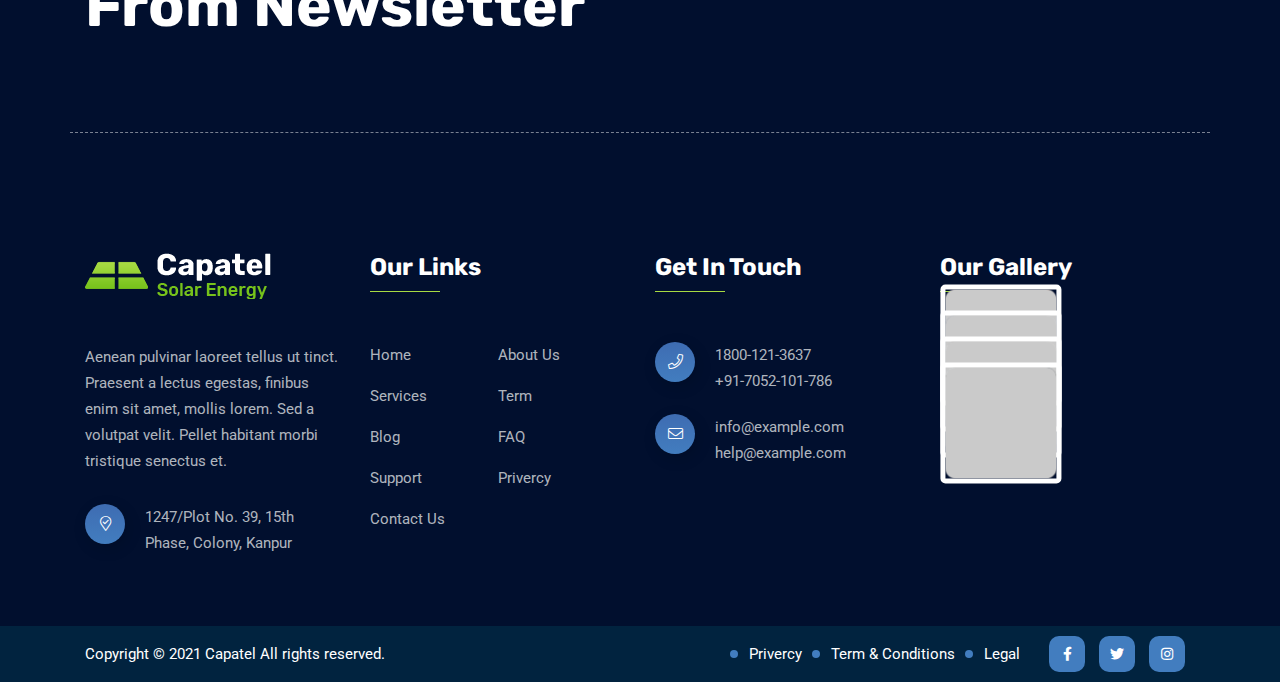
<file: projects.html>
<!doctype html>
<html class="no-js" lang="zxx">
    <head>
        <meta charset="utf-8">
        <meta http-equiv="x-ua-compatible" content="ie=edge">
        <title>Capatel - Solar Energy HTML Template</title>
        <meta name="description" content="">
        <meta name="viewport" content="width=device-width, initial-scale=1">
		<link rel="shortcut icon" type="image/x-icon" href="img/favicon.ico">
        <!-- Place favicon.ico in the root directory -->

		<!-- CSS here -->
        <link rel="stylesheet" href="css/bootstrap.min.css">
        <link rel="stylesheet" href="css/animate.min.css">
        <link rel="stylesheet" href="css/magnific-popup.css">
        <link rel="stylesheet" href="fontawesome/css/all.min.css">
        <link rel="stylesheet" href="font-flaticon/flaticon.css">
        <link rel="stylesheet" href="css/dripicons.css">
        <link rel="stylesheet" href="css/slick.css">
        <link rel="stylesheet" href="css/meanmenu.css">
        <link rel="stylesheet" href="css/default.css">
        <link rel="stylesheet" href="css/style.css">
        <link rel="stylesheet" href="css/responsive.css">
    </head>
    <body>
   <!-- header -->
        <header class="header-area">  
            <div class="header-top second-header d-none d-md-block">
                <div class="container">
                    <div class="row align-items-center">                                              
                        <div class="col-lg-6 col-md-8 d-none  d-md-block">
                            <div class="header-cta">
                                <ul>                                   
                                    <li>
                                        <i class="fas fa-envelope"></i>
                                      
                                        <span>info@example.com</span>
                                    </li>
                                     <li>
                                      <i class="far fa-map-marker-alt"></i>
                                        <span>12/7 Aabot, Poor Street, Mumbai</span>
                                    </li>
                                </ul>
                            </div>
                        </div>
                         <div class="col-lg-6 col-md-6 d-none d-lg-block">
                             <div class="header-social text-right">
                            <span>
                                <a href="#" title="Facebook"><i class="fab fa-facebook"></i></a>
                                <a href="#" title="Twitter"><i class="fab fa-twitter"></i></a>
                                <a href="#" title="LinkedIn"><i class="fab fa-linkedin-in"></i></a>                               
                               </span>                    
                               <!--  /social media icon redux -->                               
                        </div>
                        </div>
                         
                    </div>
                </div>
            </div>
			 <div id="header-sticky" class="menu-area">
                <div class="container">
                    <div class="second-menu">
                        <div class="row align-items-center">
                            <div class="col-xl-2 col-lg-2">
                                <div class="logo">
                                    <a href="index.html"><img src="img/logo/logo.png" alt="logo"></a>
                                </div>
                            </div>
                           <div class="col-xl-7 col-lg-7">
                              
                                <div class="main-menu text-right text-xl-right">
                                    <nav id="mobile-menu">
                                        <ul>
                                            <li class="has-sub">
												<a href="index.html">Home</a>
												<ul>
                                                    <li><a href="index.html">Home Page 01</a></li>
                                                    <li><a href="index-2.html">Home Page 02</a></li>

												</ul>
											</li>
                                            <li><a href="about.html">About Us</a></li>
                                            <li class="has-sub"><a href="#">Pages</a>
												<ul>
                                                    <li><a href="projects.html">Project</a></li>
                                                    <li><a href="projects-detail.html">Project Details</a></li>

                                                    <li><a href="pricing.html">Pricing</a></li>
                                                    <li><a href="team.html">Team</a></li>
                                                    <li><a href="faq.html">Faq</a></li>
                                                    <li><a href="shop.html">Shop</a></li>
                                                    <li><a href="shop-details.html">Shop Details</a>
												</li></ul>
											</li>
                                            <li class="has-sub"> 
                                              <a href="services.html">Services</a>
                                                <ul>
                                                     <li><a href="services.html">Services</a></li>
                                                    <li><a href="services-detail.html">Services Details</a></li>
												</ul>
                                            </li>
                                           
											<li class="has-sub"> 
                                                <a href="blog.html">Blog</a>
                                                <ul>
                                                    <li><a href="blog.html">Blog</a></li>
                                                    <li><a href="blog-details.html">Blog Details</a></li>
												</ul>
                                            </li>
                                                                        
										
                                          
                                        </ul>
                                    </nav>
                                </div>
                            </div>   
                             <div class="col-xl-1 col-lg-1 text-center d-none d-lg-block mt-15 mb-15">
                                <a href="contact.html" class="menu-tigger"><i class="fal fa-search"></i></a>
                            </div>
                            <div class="col-xl-2 col-lg-2 text-right d-none d-lg-block mt-15 mb-15">
                                <a href="contact.html" class="btn ss-btn">Get A Quote</a>
                            </div>
                          
                            
                                <div class="col-12">
                                    <div class="mobile-menu"></div>
                                </div>
                        </div>
                    </div>
                </div>
            </div>
        </header>
        <!-- header-end -->
        <!-- offcanvas-area -->
                <div class="offcanvas-menu">
                <span class="menu-close"><i class="fas fa-times"></i></span>
              <form role="search" method="get" id="searchform"   class="searchform" action="http://wordpress.zcube.in/xconsulta/">
                                <input type="text" name="s" id="search" value="" placeholder="Search"  />
                                <button><i class="fa fa-search"></i></button>
                            </form>

                    
                    <div id="cssmenu3" class="menu-one-page-menu-container">
                        <ul id="menu-one-page-menu-2" class="menu">
                            <li class="menu-item menu-item-type-custom menu-item-object-custom"><a href="index.html">Home</a></li>
                            <li class="menu-item menu-item-type-custom menu-item-object-custom"><a href="about.html">About Us</a></li>
                            <li class="menu-item menu-item-type-custom menu-item-object-custom"><a href="services.html">Services</a></li>
                             <li class="menu-item menu-item-type-custom menu-item-object-custom"><a href="pricing.html">Pricing </a></li>
                             <li class="menu-item menu-item-type-custom menu-item-object-custom"><a href="team.html">Team </a></li>
                             
                             <li class="menu-item menu-item-type-custom menu-item-object-custom"><a href="projects.html">Gallery Study</a></li>
                             <li class="menu-item menu-item-type-custom menu-item-object-custom"><a href="blog.html">Blog</a></li>
                            <li class="menu-item menu-item-type-custom menu-item-object-custom"><a href="contact.html">Contact</a></li>
                        </ul>
                    </div>  
                    
                    <div id="cssmenu2" class="menu-one-page-menu-container">
                        <ul id="menu-one-page-menu-1" class="menu">
                            <li class="menu-item menu-item-type-custom menu-item-object-custom"><a href="#home"><span>+8 12 3456897</span></a></li>
                            <li class="menu-item menu-item-type-custom menu-item-object-custom"><a href="#howitwork"><span>info@example.com</span></a></li>
                        </ul>
                    </div>                
            </div>
            <div class="offcanvas-overly"></div>
                 <!-- offcanvas-end -->
        <!-- main-area -->
        <main>
            
            <!-- search-popup -->
		<div class="modal fade bs-example-modal-lg search-bg popup1" tabindex="-1" role="dialog">
			<div class="modal-dialog modal-lg" role="document">
				<div class="modal-content search-popup">
					<div class="text-center">
						<a href="#" class="close2" data-dismiss="modal" aria-label="Close">× close</a>
					</div>
					<div class="row search-outer">
						<div class="col-md-11"><input type="text" placeholder="Search for products..." /></div>
						<div class="col-md-1 text-right"><a href="#"><i class="fa fa-search" aria-hidden="true"></i></a></div>
					</div>
				</div>
			</div>
		</div>
		<!-- /search-popup -->
            <!-- breadcrumb-area -->
             <section class="breadcrumb-area d-flex align-items-center" style="background-image:url(img/testimonial/test-bg.png)">
                <div class="container">
                    <div class="row align-items-center">
                        <div class="col-xl-12 col-lg-12">
                            <div class="breadcrumb-wrap text-left">
                                <div class="breadcrumb-title">
                                    <h2>Gallery</h2>    
                                    <div class="breadcrumb-wrap">
                              
                                <nav aria-label="breadcrumb">
                                    <ol class="breadcrumb">
                                        <li class="breadcrumb-item"><a href="index.html">Home</a></li>
                                        <li class="breadcrumb-item active" aria-current="page">Pricing</li>
                                    </ol>
                                </nav>
                            </div>
                                </div>
                            </div>
                        </div>
                        
                    </div>
                </div>
            </section>
            <!-- breadcrumb-area-end -->
			 <!-- gallery-area -->
            <section id="work" class="pt-120 pb-90" style="background: url(img/bg/aliment-right2.png) no-repeat; background-position: right center;">
                <div class="container">   
                   
					<div class="portfolio ">
               
                       <div class="row align-items-center mb-50 text-center">                          
                            <div class="col-lg-12">
                                 <div class="my-masonry">
                            <div class="button-group filter-button-group ">
                                <button class="active" data-filter="*">All Projects</button>
								 <button data-filter=".seo">Solar Energy</button>
								<button data-filter=".marketing">Wind Energy</button>	
								<button data-filter=".website">Hydropower Plants</button>
								
							</div>
                        </div>
                            </div>
                        </div>

                <div class="grid col3">
                    
				   	<div class="grid-item website">     
                   
                        <a href="projects-detail.html">
                            <figure class="gallery-image">
                              <img src="img/gallery/protfolio-img01.png" alt="img" class="img">      
                                <figcaption>
                                    <h4>Hydropower 01</h4>
                                </figcaption>
                            </figure>
                          </a>
                           
                    </div>
					<div class="grid-item seo">
                          <a href="projects-detail.html">
                            <figure class="gallery-image">
                              <img src="img/gallery/protfolio-img02.png" alt="img" class="img">      
                                <figcaption>
                                    <h4>Solar Energy 01</h4>
                                </figcaption>
                            </figure>
                          </a>
                         
                           
                    </div>
                     <div class="grid-item marketing smm">
                       <a href="projects-detail.html">
                            <figure class="gallery-image">
                              <img src="img/gallery/protfolio-img03.png" alt="img" class="img">      
                                <figcaption>
                                    <h4>Wind Energy01</h4>
                                </figcaption>
                            </figure>
                          </a>
                   
                    </div>
                     	<div class="grid-item website">    
                             <a href="projects-detail.html">
                            <figure class="gallery-image">
                              <img src="img/gallery/protfolio-img04.png" alt="img" class="img">      
                                <figcaption>
                                    <h4>Hydropower 02</h4>
                                </figcaption>
                            </figure>
                          </a>
                     
                           
                    </div>
					<div class="grid-item seo smm">
                          <a href="projects-detail.html">
                            <figure class="gallery-image">
                              <img src="img/gallery/protfolio-img05.png" alt="img" class="img">      
                                <figcaption>
                                    <h4>Solar Energy 02</h4>
                                </figcaption>
                            </figure>
                          </a>
                         
                           
                    </div>
                     <div class="grid-item marketing">
                            <a href="projects-detail.html">
                            <figure class="gallery-image">
                              <img src="img/gallery/protfolio-img06.png" alt="img" class="img">      
                                <figcaption>
                                    <h4>Wind Energy02</h4>
                                </figcaption>
                            </figure>
                          </a>
                    </div>
                  
                                     
                    </div>

        </div>
                </div>
            </section>
             <!-- gallery-area-end -->
         
        </main>
        <!-- main-area-end -->
<!-- footer -->
        <footer class="footer-bg footer-p">
            <div class="footer-top-heiding pt-70 pb-120">
                <div class="container">
                    <div class="row align-items-center">
                        <div class="col-lg-6">
                            <div class="section-title">        
                                <h2> Get Update<br> From Newsletter</h2>
                               
                            </div>
                        </div>
                         <div class="col-xl-6 col-lg-6">
                             <div class="newslater-area">
                                <form name="ajax-form" id="contact-form4" action="#" method="post" class="contact-form newslater">
                               <div class="form-group">
                                  <input class="form-control" id="email2" name="email" type="email" placeholder="Email Address..." value="" required=""> 
                                  <button type="submit" class="btn btn-custom" id="send2">Subscribe Now</button>
                               </div>
                               <!-- /Form-email -->	
                            </form>
                             </div>
                            
                        </div>
                    </div>
                </div>
            
            </div>
             <div class="footer-top pb-40">
                <div class="container">
                    <div class="row justify-content-between">
                        
                          <div class="col-xl-3 col-lg-3 col-sm-6">
                            <div class="footer-widget mb-30">
                                <div class="f-widget-title mb-45">
                                   <img src="img/logo/f_logo.png" alt="img">
                                </div>
                                <div class="footer-link">
                                    Aenean pulvinar laoreet tellus ut tinct. Praesent a lectus egestas, finibus enim sit amet, mollis lorem. Sed a volutpat velit. Pellet habitant morbi tristique senectus et.
                                </div>
                                <div class="f-contact mt-30">
                                    <ul>
                                
                                    <li>
                                        <i class="icon fal fa-map-marker-check"></i>
                                        <span>1247/Plot No. 39, 15th
Phase, Colony, Kanpur</span>
                                    </li>
                                    
                                </ul>
                                    
                                    </div>
                               
                              
                            </div>
                        </div>
						<div class="col-xl-3 col-lg-3 col-sm-6">
                            <div class="footer-widget mb-30">
                                <div class="f-widget-title">
                                    <h2>Our Links</h2>
                                </div>
                                <div class="footer-link">
                                    <ul>                                        
                                        <li><a href="index.html">Home</a></li>
                                        <li><a href="about.html"> About Us</a></li>
                                        <li><a href="services.html"> Services </a></li>
                                         <li><a href="#">Term</a></li>
                                        <li><a href="blog.html">Blog </a></li>
                                         <li><a href="faq.html">FAQ</a></li>
                                        <li><a href="#">Support</a></li>
                                        <li><a href="#">Privercy</a></li>
                                          <li><a href="contact.html"> Contact Us</a></li>
                                       
                                    </ul>
                                </div>
                            </div>
                        </div>
                        <div class="col-xl-3 col-lg-3 col-sm-6">
                            
                            <div class="footer-widget mb-30">
                                 <div class="f-widget-title">
                                    <h2>Get In Touch</h2>
                                </div>
                               <div class="f-contact">
                                    <ul>
                                    <li>
                                        <i class="icon fal fa-phone"></i>
                                        <span>1800-121-3637<br>+91-7052-101-786</span>
                                    </li>
                                   <li><i class="icon fal fa-envelope"></i>
                                        <span>
                                            <a href="mailto:info@example.com">info@example.com</a>
                                       <br>
                                       <a href="mailto:help@example.com">help@example.com</a>
                                       </span>
                                    </li>
                                    
                                    
                                </ul>
                                    
                                    </div>
                            </div>
                        </div>  
                       <div class="col-xl-3 col-lg-3 col-sm-6">
                            <div class="footer-widget mb-30">
                                <div class="f-widget-title">
                                    <h2>Our Gallery</h2>
                                </div>
                                <div class="f-insta">
                                    <ul>
                                        <li><a href="img/instagram/f-galler-01.png" class="popup-image"><img src="img/instagram/f-galler-01.png" alt="img"></a></li>
                                       <li><a href="img/instagram/f-galler-02.png" class="popup-image"><img src="img/instagram/f-galler-02.png" alt="img"></a></li>
                                        <li><a href="img/instagram/f-galler-03.png" class="popup-image"><img src="img/instagram/f-galler-03.png" alt="img"></a></li>
                                        <li><a href="img/instagram/f-galler-04.png" class="popup-image"><img src="img/instagram/f-galler-04.png" alt="img"></a></li>
                                      
                                        
                                    </ul>
                                </div>
                            </div>
                        </div>  
                      
                        
                    </div>
                </div>
            </div>
            <div class="copyright-wrap">
                <div class="container">
                    <div class="row align-items-center">
                        <div class="col-lg-6">                         
                              Copyright © 2021 Capatel All rights reserved.  
                        </div>
                        <div class="col-lg-6 text-right text-xl-right">                       
                            <ul>
                                <li><a href="#">Privercy</a></li>
                                <li><a href="#">Term &amp; Conditions</a></li>
                                <li><a href="#">Legal</a></li>
                                <li> <span class="footer-social">                                    
                                    <a href="#"><i class="fab fa-facebook-f"></i></a>
                                    <a href="#"><i class="fab fa-twitter"></i></a>
                                    <a href="#"><i class="fab fa-instagram"></i></a>
                                </span></li>
                            </ul>                 
                        </div>
                        
                    </div>
                </div>
            </div>
        </footer>
        <!-- footer-end -->


		<!-- JS here -->
        <script src="js/vendor/modernizr-3.5.0.min.js"></script>
        <script src="js/vendor/jquery-3.6.0.min.js"></script>
        <script src="js/popper.min.js"></script>
        <script src="js/bootstrap.min.js"></script>
        <script src="js/slick.min.js"></script>
        <script src="js/ajax-form.js"></script>
        <script src="js/paroller.js"></script>
        <script src="js/wow.min.js"></script>
        <script src="js/js_isotope.pkgd.min.js"></script>
        <script src="js/imagesloaded.min.js"></script>
        <script src="js/parallax.min.js"></script>
         <script src="js/jquery.waypoints.min.js"></script>
        <script src="js/jquery.counterup.min.js"></script>
        <script src="js/jquery.scrollUp.min.js"></script>
        <script src="js/jquery.meanmenu.min.js"></script>
        <script src="js/parallax-scroll.js"></script>
        <script src="js/jquery.magnific-popup.min.js"></script>
        <script src="js/element-in-view.js"></script>
        <script src="js/main.js"></script>
    </body>
</html>
</file>
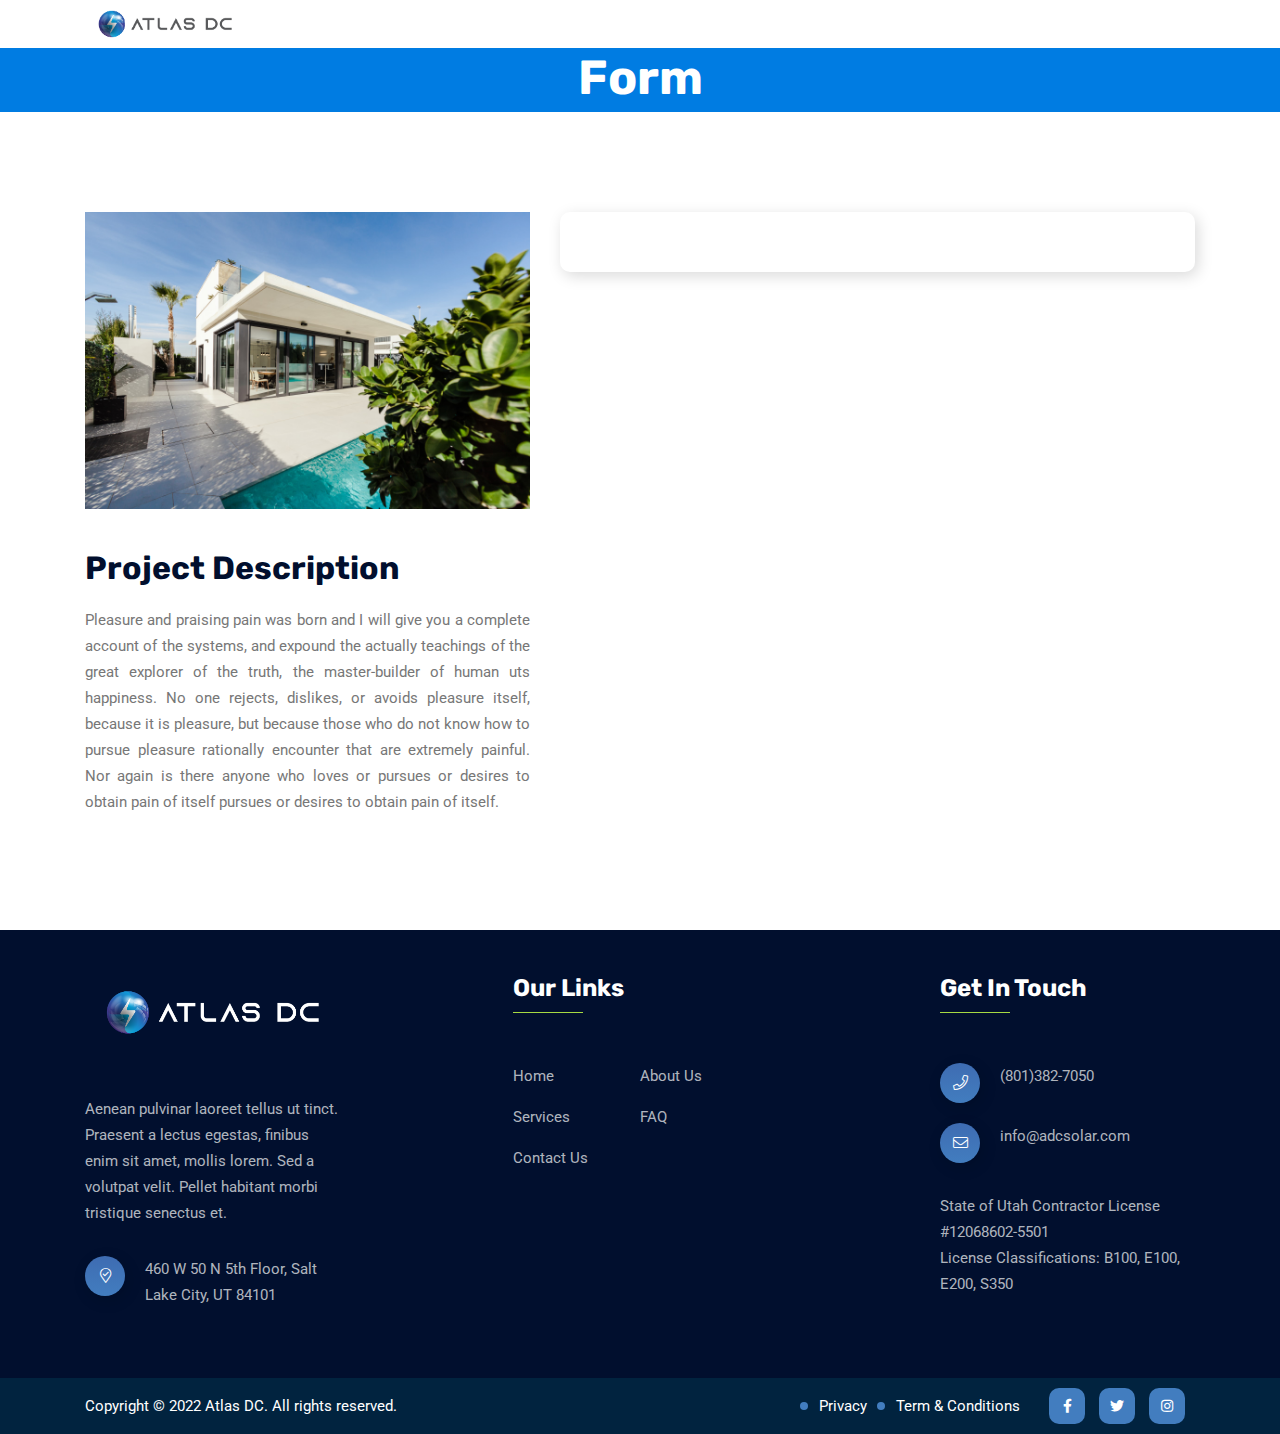
<file: sampleform.html>
<!DOCTYPE html>
<html class="no-js" lang="zxx">
  <head>
    <!-- Google Tag Manager -->
    <script>
      (function (w, d, s, l, i) {
        w[l] = w[l] || [];
        w[l].push({ "gtm.start": new Date().getTime(), event: "gtm.js" });
        var f = d.getElementsByTagName(s)[0],
          j = d.createElement(s),
          dl = l != "dataLayer" ? "&l=" + l : "";
        j.async = true;
        j.src = "https://www.googletagmanager.com/gtm.js?id=" + i + dl;
        f.parentNode.insertBefore(j, f);
      })(window, document, "script", "dataLayer", "GTM-WS3TB4N");
    </script>
    <!-- End Google Tag Manager -->
    <!-- Google tag (gtag.js) -->
    <script
      async
      src="https://www.googletagmanager.com/gtag/js?id=G-3BTT9L15SH"
    ></script>
    <script>
      window.dataLayer = window.dataLayer || [];
      function gtag() {
        dataLayer.push(arguments);
      }
      gtag("js", new Date());

      gtag("config", "G-3BTT9L15SH");
    </script>
    <!-- End Google tag (gtag.js) -->
    <meta charset="utf-8" />
    <meta http-equiv="x-ua-compatible" content="ie=edge" />
    <title>Capatel - Solar Energy HTML Template</title>
    <meta name="description" content="" />
    <meta name="viewport" content="width=device-width, initial-scale=1" />
    <link rel="shortcut icon" type="image/x-icon" href="img/favicon.ico" />
    <!-- Place favicon.ico in the root directory -->

    <!-- CSS here -->
    <link rel="stylesheet" href="css/bootstrap.min.css" />
    <link rel="stylesheet" href="css/animate.min.css" />
    <link rel="stylesheet" href="css/magnific-popup.css" />
    <link rel="stylesheet" href="fontawesome/css/all.min.css" />
    <link rel="stylesheet" href="font-flaticon/flaticon.css" />
    <link rel="stylesheet" href="css/dripicons.css" />
    <link rel="stylesheet" href="css/slick.css" />
    <link rel="stylesheet" href="css/meanmenu.css" />
    <link rel="stylesheet" href="css/default.css" />
    <link rel="stylesheet" href="css/style.css" />
    <link rel="stylesheet" href="css/responsive.css" />
  </head>
  <body>
    <!-- Google Tag Manager (noscript) -->
    <noscript
      ><iframe
        src="https://www.googletagmanager.com/ns.html?id=GTM-WS3TB4N"
        height="0"
        width="0"
        style="display: none; visibility: hidden"
      ></iframe
    ></noscript>
    <!-- End Google Tag Manager (noscript) -->
    <!-- header -->
    <header class="header-area">
      <div id="header-sticky" class="menu-area">
        <div class="container">
          <div class="second-menu">
            <div class="row align-items-center justi-cont-spa-btwn">
              <div class="col-xl-2 col-lg-2">
                <div class="logo">
                  <a href="index.html"
                    ><img src="img/logo/logo.png" alt="logo"
                  /></a>
                </div>
              </div>
              <div class="col-12">
                <div class="mobile-menu"></div>
              </div>
            </div>
          </div>
        </div>
      </div>
    </header>
    <!-- header-end -->

    <!-- main-area -->
    <main>
      <!-- search-popup -->
      <div
        class="modal fade bs-example-modal-lg search-bg popup1"
        tabindex="-1"
        role="dialog"
      >
        <div class="modal-dialog modal-lg" role="document">
          <div class="modal-content search-popup">
            <div class="text-center">
              <a href="#" class="close2" data-dismiss="modal" aria-label="Close"
                >× close</a
              >
            </div>
            <div class="row search-outer">
              <div class="col-md-11">
                <input type="text" placeholder="Search for products..." />
              </div>
              <div class="col-md-1 text-right">
                <a href="#"><i class="fa fa-search" aria-hidden="true"></i></a>
              </div>
            </div>
          </div>
        </div>
      </div>
      <!-- /search-popup -->
      <!-- breadcrumb-area -->
      <section
        class="d-flex align-items-center"
        style="background-color: #007ce2; height: 4rem"
      >
        <div class="container">
          <div class="row align-items-center">
            <div class="col-xl-12 col-lg-12">
              <div class="breadcrumb-wrap text-left">
                <div class="breadcrumb-title">
                  <h2 style="margin-top: 1.3rem">Form</h2>
                </div>
              </div>
            </div>
          </div>
        </div>
      </section>
      <!-- breadcrumb-area-end -->

      <!-- Project Detail -->
      <section class="project-detail">
        <div class="container">
          <!-- Lower Content -->
          <div class="lower-content">
            <div class="row">
              <div class="text-column col-lg-5 col-md-12 col-sm-12">
                <div class="inner-column">
                  <!-- Upper Box -->
                  <div class="upper-box">
                    <div class="single-item-carousel owl-carousel owl-theme">
                      <figure class="image">
                        <img src="img/gallery/protfolio-dt-img.png" alt="" />
                      </figure>
                    </div>
                  </div>
                  <h2>Project Description</h2>
                  <p>
                    Pleasure and praising pain was born and I will give you a
                    complete account of the systems, and expound the actually
                    teachings of the great explorer of the truth, the
                    master-builder of human uts happiness. No one rejects,
                    dislikes, or avoids pleasure itself, because it is pleasure,
                    but because those who do not know how to pursue pleasure
                    rationally encounter that are extremely painful. Nor again
                    is there anyone who loves or pursues or desires to obtain
                    pain of itself pursues or desires to obtain pain of itself.
                  </p>

                  <!-- Two Column -->
                  <div class="two-column">
                    <div class="row">
                      <div
                        class="image-column col-xl-6 col-lg-12 col-md-12"
                      ></div>
                    </div>
                  </div>
                </div>
              </div>

              <div class="info-column col-lg-7 col-md-12 col-sm-12">
                <div class="inner-column">
                  <script
                    type="text/javascript"
                    src="https://form.jotform.com/jsform/222616958825063"
                  ></script>
                </div>
              </div>
            </div>
          </div>
        </div>
      </section>
      <!--End Project Detail -->
    </main>
    <!-- main-area-end -->
    <!-- footer -->
    <footer class="footer-bg footer-p">
      <div class="footer-top-heiding pt-1 pb-40"></div>
      <div class="footer-top pb-40">
        <div class="container">
          <div class="row justify-content-between">
            <div class="col-xl-3 col-lg-3 col-sm-6">
              <div class="footer-widget mb-30">
                <div class="f-widget-title mb-45">
                  <img src="img/logo/wlogo.png" alt="img" />
                </div>
                <div class="footer-link">
                  Aenean pulvinar laoreet tellus ut tinct. Praesent a lectus
                  egestas, finibus enim sit amet, mollis lorem. Sed a volutpat
                  velit. Pellet habitant morbi tristique senectus et.
                </div>
                <div class="f-contact mt-30">
                  <ul>
                    <li>
                      <i class="icon fal fa-map-marker-check"></i>
                      <span
                        >460 W 50 N 5th Floor, Salt Lake City, UT 84101</span
                      >
                    </li>
                  </ul>
                </div>
              </div>
            </div>
            <div class="col-xl-3 col-lg-3 col-sm-6">
              <div class="footer-widget mb-30">
                <div class="f-widget-title">
                  <h2>Our Links</h2>
                </div>
                <div class="footer-link">
                  <ul>
                    <li><a href="index.html">Home</a></li>
                    <li><a href="about.html"> About Us</a></li>
                    <li><a href="services.html"> Services </a></li>
                    <li><a href="faq.html">FAQ</a></li>
                    <li><a href="contact.html"> Contact Us</a></li>
                  </ul>
                </div>
              </div>
            </div>
            <div class="col-xl-3 col-lg-3 col-sm-6">
              <div class="footer-widget mb-30">
                <div class="f-widget-title">
                  <h2>Get In Touch</h2>
                </div>
                <div class="f-contact">
                  <ul>
                    <li>
                      <i class="icon fal fa-phone"></i>
                      <a href="tel:8013827050">(801)382-7050</a>
                    </li>
                    <li>
                      <i class="icon fal fa-envelope"></i>
                      <span>
                        <a href="mailto:info@adcsolar.com">info@adcsolar.com</a>
                      </span>
                    </li>
                  </ul>
                </div>
              </div>
              State of Utah Contractor License #12068602-5501
              <br />
              License Classifications: B100, E100, E200, S350
            </div>
          </div>
        </div>
      </div>
      <div class="copyright-wrap">
        <div class="container">
          <div class="row align-items-center">
            <div class="col-lg-6">
              Copyright © 2022 Atlas DC. All rights reserved.
            </div>
            <div class="col-lg-6 text-right text-xl-right">
              <ul>
                <li><a href="#">Privacy</a></li>
                <li><a href="#">Term &amp; Conditions</a></li>
                <li>
                  <span class="footer-social">
                    <a href="#"><i class="fab fa-facebook-f"></i></a>
                    <a href="#"><i class="fab fa-twitter"></i></a>
                    <a href="#"><i class="fab fa-instagram"></i></a>
                  </span>
                </li>
              </ul>
            </div>
          </div>
        </div>
      </div>
    </footer>
    <!-- footer-end -->

    <!-- JS here -->
    <script src="js/vendor/modernizr-3.5.0.min.js"></script>
    <script src="js/vendor/jquery-3.6.0.min.js"></script>
    <script src="js/popper.min.js"></script>
    <script src="js/bootstrap.min.js"></script>
    <script src="js/slick.min.js"></script>
    <script src="js/ajax-form.js"></script>
    <script src="js/paroller.js"></script>
    <script src="js/wow.min.js"></script>
    <script src="js/js_isotope.pkgd.min.js"></script>
    <script src="js/imagesloaded.min.js"></script>
    <script src="js/parallax.min.js"></script>
    <script src="js/jquery.waypoints.min.js"></script>
    <script src="js/jquery.counterup.min.js"></script>
    <script src="js/jquery.scrollUp.min.js"></script>
    <script src="js/jquery.meanmenu.min.js"></script>
    <script src="js/parallax-scroll.js"></script>
    <script src="js/jquery.magnific-popup.min.js"></script>
    <script src="js/element-in-view.js"></script>
    <script src="js/main.js"></script>
  </body>
</html>
</file>
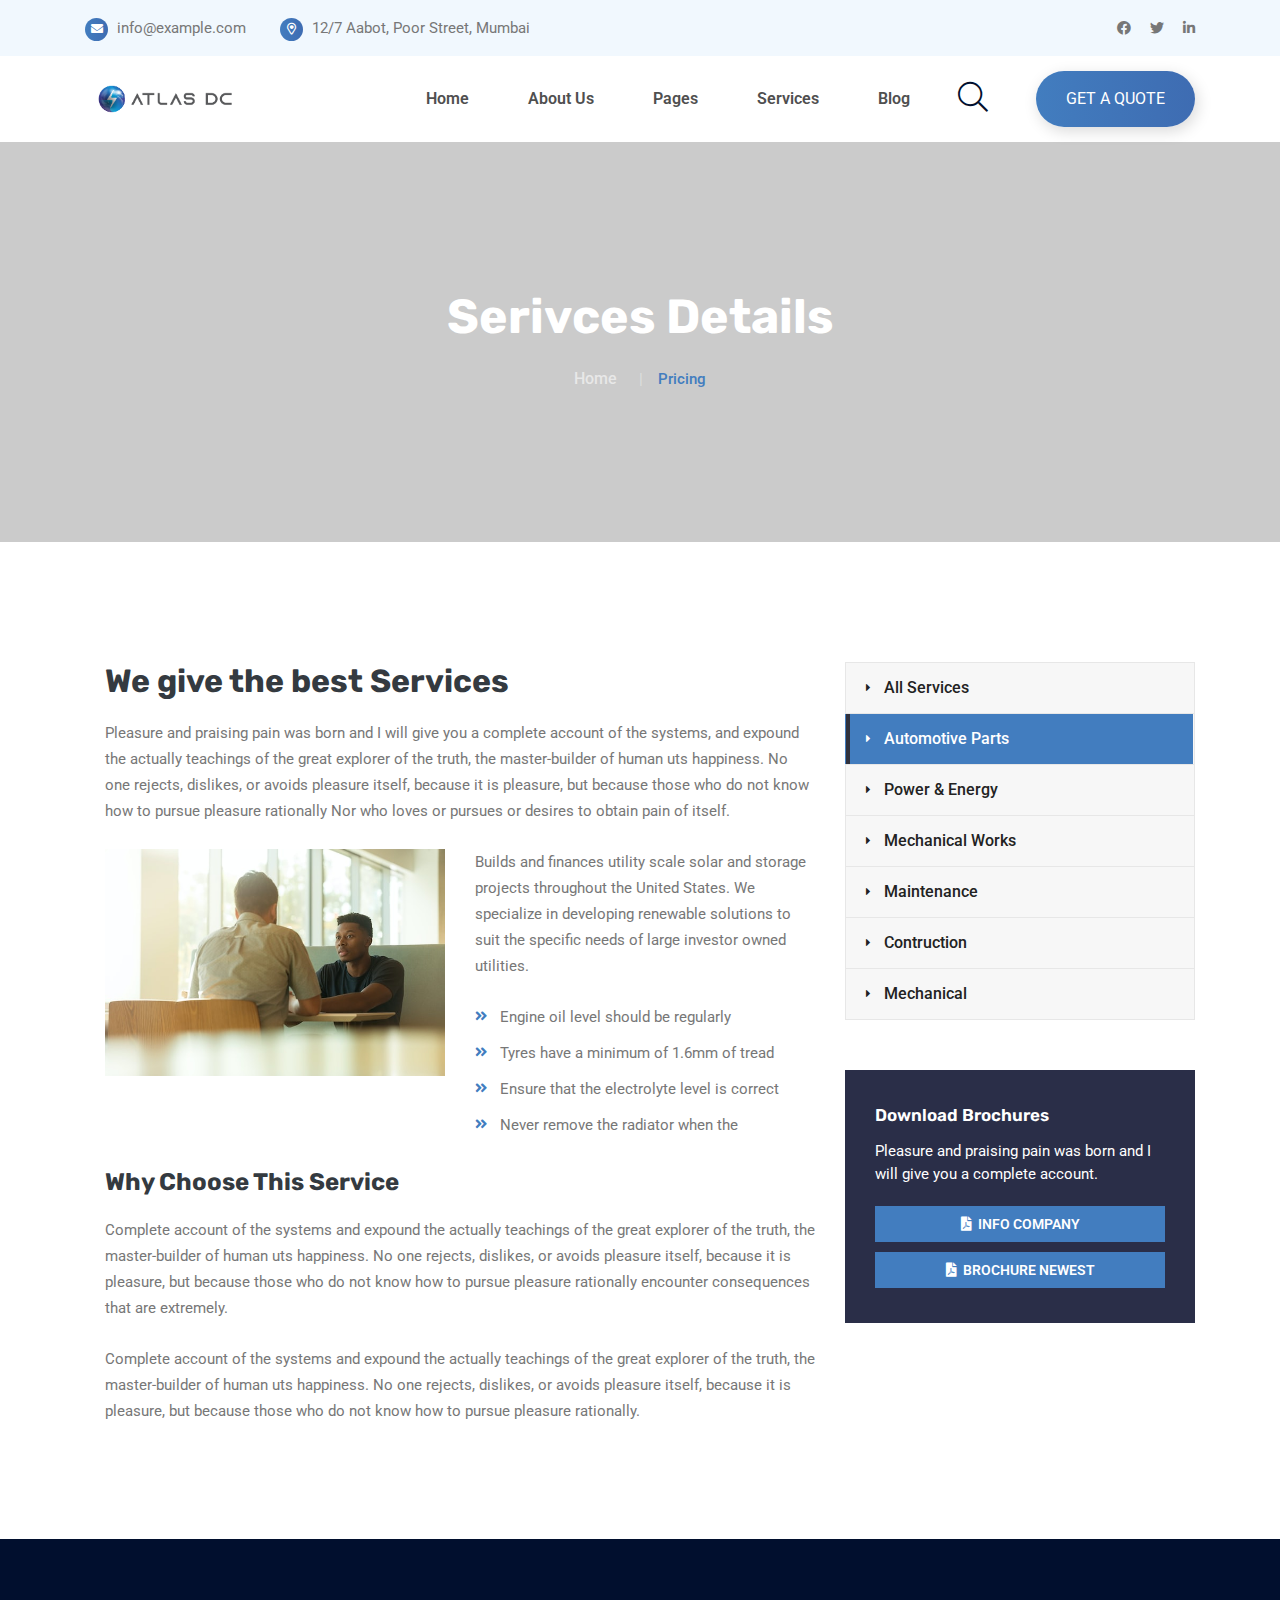
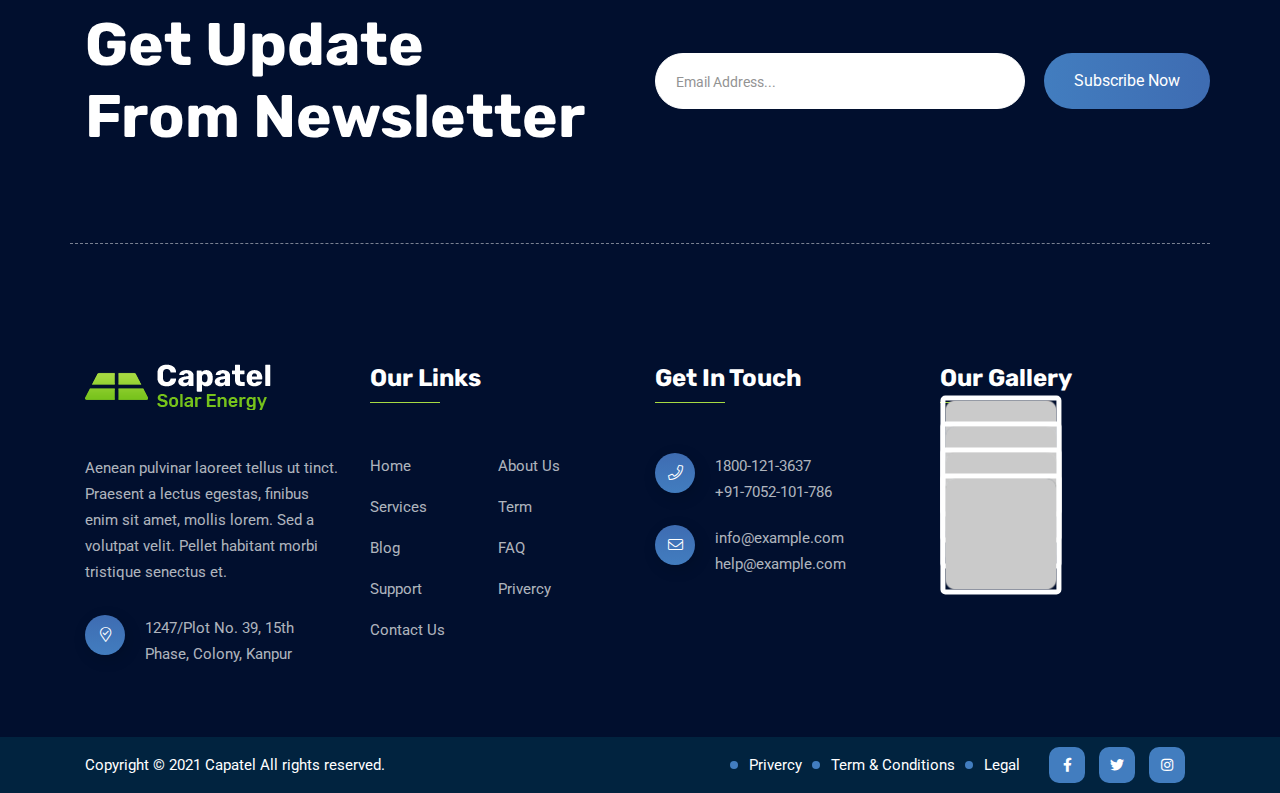
<file: services-detail.html>
<!doctype html>
<html class="no-js" lang="zxx">
    <head>
        <meta charset="utf-8">
        <meta http-equiv="x-ua-compatible" content="ie=edge">
        <title>Capatel - Solar Energy HTML Template</title>
        <meta name="description" content="">
        <meta name="viewport" content="width=device-width, initial-scale=1">
		<link rel="shortcut icon" type="image/x-icon" href="img/favicon.ico">
        <!-- Place favicon.ico in the root directory -->

		<!-- CSS here -->
        <link rel="stylesheet" href="css/bootstrap.min.css">
        <link rel="stylesheet" href="css/animate.min.css">
        <link rel="stylesheet" href="css/magnific-popup.css">
        <link rel="stylesheet" href="fontawesome/css/all.min.css">
        <link rel="stylesheet" href="font-flaticon/flaticon.css">
        <link rel="stylesheet" href="css/dripicons.css">
        <link rel="stylesheet" href="css/slick.css">
        <link rel="stylesheet" href="css/meanmenu.css">
        <link rel="stylesheet" href="css/default.css">
        <link rel="stylesheet" href="css/style.css">
        <link rel="stylesheet" href="css/responsive.css">
    </head>
    <body>
     <!-- header -->
        <header class="header-area">  
            <div class="header-top second-header d-none d-md-block">
                <div class="container">
                    <div class="row align-items-center">                                              
                        <div class="col-lg-6 col-md-8 d-none  d-md-block">
                            <div class="header-cta">
                                <ul>                                   
                                    <li>
                                        <i class="fas fa-envelope"></i>
                                      
                                        <span>info@example.com</span>
                                    </li>
                                     <li>
                                      <i class="far fa-map-marker-alt"></i>
                                        <span>12/7 Aabot, Poor Street, Mumbai</span>
                                    </li>
                                </ul>
                            </div>
                        </div>
                         <div class="col-lg-6 col-md-6 d-none d-lg-block">
                             <div class="header-social text-right">
                            <span>
                                <a href="#" title="Facebook"><i class="fab fa-facebook"></i></a>
                                <a href="#" title="Twitter"><i class="fab fa-twitter"></i></a>
                                <a href="#" title="LinkedIn"><i class="fab fa-linkedin-in"></i></a>                               
                               </span>                    
                               <!--  /social media icon redux -->                               
                        </div>
                        </div>
                         
                    </div>
                </div>
            </div>
			 <div id="header-sticky" class="menu-area">
                <div class="container">
                    <div class="second-menu">
                        <div class="row align-items-center">
                            <div class="col-xl-2 col-lg-2">
                                <div class="logo">
                                    <a href="index.html"><img src="img/logo/logo.png" alt="logo"></a>
                                </div>
                            </div>
                           <div class="col-xl-7 col-lg-7">
                              
                                <div class="main-menu text-right text-xl-right">
                                    <nav id="mobile-menu">
                                        <ul>
                                            <li class="has-sub">
												<a href="index.html">Home</a>
												<ul>
                                                    <li><a href="index.html">Home Page 01</a></li>
                                                    <li><a href="index-2.html">Home Page 02</a></li>

												</ul>
											</li>
                                            <li><a href="about.html">About Us</a></li>
                                            <li class="has-sub"><a href="#">Pages</a>
												<ul>
                                                    <li><a href="projects.html">Project</a></li>
                                                    <li><a href="projects-detail.html">Project Details</a></li>

                                                    <li><a href="pricing.html">Pricing</a></li>
                                                    <li><a href="team.html">Team</a></li>
                                                    <li><a href="faq.html">Faq</a></li>
                                                    <li><a href="shop.html">Shop</a></li>
                                                    <li><a href="shop-details.html">Shop Details</a>
												</li></ul>
											</li>
                                            <li class="has-sub"> 
                                              <a href="services.html">Services</a>
                                                <ul>
                                                     <li><a href="services.html">Services</a></li>
                                                    <li><a href="services-detail.html">Services Details</a></li>
												</ul>
                                            </li>
                                           
											<li class="has-sub"> 
                                                <a href="blog.html">Blog</a>
                                                <ul>
                                                    <li><a href="blog.html">Blog</a></li>
                                                    <li><a href="blog-details.html">Blog Details</a></li>
												</ul>
                                            </li>
                                                                        
										
                                          
                                        </ul>
                                    </nav>
                                </div>
                            </div>   
                             <div class="col-xl-1 col-lg-1 text-center d-none d-lg-block mt-15 mb-15">
                                <a href="contact.html" class="menu-tigger"><i class="fal fa-search"></i></a>
                            </div>
                            <div class="col-xl-2 col-lg-2 text-right d-none d-lg-block mt-15 mb-15">
                                <a href="contact.html" class="btn ss-btn">Get A Quote</a>
                            </div>
                          
                            
                                <div class="col-12">
                                    <div class="mobile-menu"></div>
                                </div>
                        </div>
                    </div>
                </div>
            </div>
        </header>
        <!-- header-end -->
        <!-- offcanvas-area -->
                <div class="offcanvas-menu">
                <span class="menu-close"><i class="fas fa-times"></i></span>
              <form role="search" method="get" id="searchform"   class="searchform" action="http://wordpress.zcube.in/xconsulta/">
                                <input type="text" name="s" id="search" value="" placeholder="Search"  />
                                <button><i class="fa fa-search"></i></button>
                            </form>

                    
                    <div id="cssmenu3" class="menu-one-page-menu-container">
                        <ul id="menu-one-page-menu-2" class="menu">
                            <li class="menu-item menu-item-type-custom menu-item-object-custom"><a href="index.html">Home</a></li>
                            <li class="menu-item menu-item-type-custom menu-item-object-custom"><a href="about.html">About Us</a></li>
                            <li class="menu-item menu-item-type-custom menu-item-object-custom"><a href="services.html">Services</a></li>
                             <li class="menu-item menu-item-type-custom menu-item-object-custom"><a href="pricing.html">Pricing </a></li>
                             <li class="menu-item menu-item-type-custom menu-item-object-custom"><a href="team.html">Team </a></li>
                             
                             <li class="menu-item menu-item-type-custom menu-item-object-custom"><a href="projects.html">Gallery Study</a></li>
                             <li class="menu-item menu-item-type-custom menu-item-object-custom"><a href="blog.html">Blog</a></li>
                            <li class="menu-item menu-item-type-custom menu-item-object-custom"><a href="contact.html">Contact</a></li>
                        </ul>
                    </div>  
                    
                    <div id="cssmenu2" class="menu-one-page-menu-container">
                        <ul id="menu-one-page-menu-1" class="menu">
                            <li class="menu-item menu-item-type-custom menu-item-object-custom"><a href="#home"><span>+8 12 3456897</span></a></li>
                            <li class="menu-item menu-item-type-custom menu-item-object-custom"><a href="#howitwork"><span>info@example.com</span></a></li>
                        </ul>
                    </div>                
            </div>
            <div class="offcanvas-overly"></div>
                 <!-- offcanvas-end -->
        <!-- main-area -->
        <main>
            
            <!-- search-popup -->
		<div class="modal fade bs-example-modal-lg search-bg popup1" tabindex="-1" role="dialog">
			<div class="modal-dialog modal-lg" role="document">
				<div class="modal-content search-popup">
					<div class="text-center">
						<a href="#" class="close2" data-dismiss="modal" aria-label="Close">× close</a>
					</div>
					<div class="row search-outer">
						<div class="col-md-11"><input type="text" placeholder="Search for products..." /></div>
						<div class="col-md-1 text-right"><a href="#"><i class="fa fa-search" aria-hidden="true"></i></a></div>
					</div>
				</div>
			</div>
		</div>
		<!-- /search-popup -->
            <!-- breadcrumb-area -->
             <section class="breadcrumb-area d-flex align-items-center" style="background-image:url(img/testimonial/test-bg.png)">
                <div class="container">
                    <div class="row align-items-center">
                        <div class="col-xl-12 col-lg-12">
                            <div class="breadcrumb-wrap text-left">
                                <div class="breadcrumb-title">
                                    <h2>Serivces Details</h2>    
                                    <div class="breadcrumb-wrap">
                              
                                <nav aria-label="breadcrumb">
                                    <ol class="breadcrumb">
                                        <li class="breadcrumb-item"><a href="index.html">Home</a></li>
                                        <li class="breadcrumb-item active" aria-current="page">Pricing</li>
                                    </ol>
                                </nav>
                            </div>
                                </div>
                            </div>
                        </div>
                        
                    </div>
                </div>
            </section>
            <!-- breadcrumb-area-end -->
			<!-- service-details-area -->
            <div class="about-area5 about-p pt-120 pb-90 p-relative">
                <div class="container">
                    <div class="row">
                         <!-- #right side -->
                        <div class="col-sm-12 col-md-12 col-lg-4 order-2">
                           <aside class="sidebar services-sidebar">
                        
                        <!-- Category Widget -->
                        <div class="sidebar-widget categories">
                            <div class="widget-content">
                                <!-- Services Category -->
                                <ul class="services-categories">
                                    <li><a href="services.html">All Services</a></li>
                                    <li class="active"><a href="service-detail.html">Automotive Parts</a></li>
                                    <li><a href="services-detail.html">Power &amp; Energy</a></li>
                                    <li><a href="service-detail.html">Mechanical Works</a></li>                                    
                                    <li><a href="services-detail.html">Maintenance</a></li>
                                    <li><a href="services-detail.html">Contruction</a></li>
                                    <li><a href="services-detail.html">Mechanical</a></li>
                                </ul>
                            </div>
                        </div>
                        
                        <!--Brochures Box-->
                        <div class="brochures-box">
                            <div class="inner">
                                <h4>Download Brochures</h4>
                                <div class="text">Pleasure and praising pain was born and I will give you a complete account.</div>
                                <a class="theme-btn btn-style-one" href="#"><span class="btn-title"><i class="fa fa-file-pdf"></i> Info Company</span></a>
                                <a class="theme-btn btn-style-one" href="#"><span class="btn-title"><i class="fa fa-file-pdf"></i> Brochure Newest</span></a>
                            </div>
                        </div>
                    </aside>
                        </div>
                        <!-- #right side end -->
                       
                        
					<div class="col-lg-8 col-md-12 col-sm-12 order-1">
                           <div class="service-detail">
                            

                        <div class="content-box">
                            <h2> We give the best Services </h2>
                            <p>Pleasure and praising pain was born and I will give you a complete account of the systems, and expound the actually teachings of the great explorer of the truth, the master-builder of human uts happiness. No one rejects, dislikes, or avoids pleasure itself, because it is pleasure, but because those who do not know how to pursue pleasure rationally Nor who loves or pursues or desires to obtain pain of itself.</p>
    
                            <!-- Two Column -->
                            <div class="two-column">
                                <div class="row">
                                     <div class="image-column col-xl-6 col-lg-12 col-md-12">
                                        <figure class="image"><img src="img/resource/post-img-1.jpg" alt=""></figure>
                                    </div>
                                    <div class="text-column col-xl-6 col-lg-12 col-md-12">
                                        <p>Builds and finances utility scale solar and storage projects throughout the United States. We specialize in developing renewable solutions to suit the specific needs of large investor owned utilities.</p>

                                        <ul class="list-style-one">
                                            <li>Engine oil level should be regularly</li>
                                            <li>Tyres have a minimum of 1.6mm of tread</li>
                                            <li>Ensure that the electrolyte level is correct</li>
                                            <li>Never remove the radiator when the</li>
                                          
                                        </ul>
                                    </div>
                                   
                                </div>
                            </div>

                            <h3>Why Choose This Service</h3>

                            <p>Complete account of the systems and expound the actually teachings of the great explorer of the truth, the master-builder of human uts happiness. No one rejects, dislikes, or avoids pleasure itself, because it is pleasure, but because those who do not know how to pursue pleasure rationally encounter consequences that are extremely.</p>

                            <p>Complete account of the systems and expound the actually teachings of the great explorer of the truth, the master-builder of human uts happiness. No one rejects, dislikes, or avoids pleasure itself, because it is pleasure, but because those who do not know how to pursue pleasure rationally.</p>

                           
                        </div>
                    </div>
                        </div>
                     
                    </div>
                </div>
            </div>
            <!-- service-details-area-end -->
            
        </main>
        <!-- main-area-end -->
<!-- footer -->
        <footer class="footer-bg footer-p">
            <div class="footer-top-heiding pt-70 pb-120">
                <div class="container">
                    <div class="row align-items-center">
                        <div class="col-lg-6">
                            <div class="section-title">        
                                <h2> Get Update<br> From Newsletter</h2>
                               
                            </div>
                        </div>
                         <div class="col-xl-6 col-lg-6">
                             <div class="newslater-area">
                                <form name="ajax-form" id="contact-form4" action="#" method="post" class="contact-form newslater">
                               <div class="form-group">
                                  <input class="form-control" id="email2" name="email" type="email" placeholder="Email Address..." value="" required=""> 
                                  <button type="submit" class="btn btn-custom" id="send2">Subscribe Now</button>
                               </div>
                               <!-- /Form-email -->	
                            </form>
                             </div>
                            
                        </div>
                    </div>
                </div>
            
            </div>
             <div class="footer-top pb-40">
                <div class="container">
                    <div class="row justify-content-between">
                        
                          <div class="col-xl-3 col-lg-3 col-sm-6">
                            <div class="footer-widget mb-30">
                                <div class="f-widget-title mb-45">
                                   <img src="img/logo/f_logo.png" alt="img">
                                </div>
                                <div class="footer-link">
                                    Aenean pulvinar laoreet tellus ut tinct. Praesent a lectus egestas, finibus enim sit amet, mollis lorem. Sed a volutpat velit. Pellet habitant morbi tristique senectus et.
                                </div>
                                <div class="f-contact mt-30">
                                    <ul>
                                
                                    <li>
                                        <i class="icon fal fa-map-marker-check"></i>
                                        <span>1247/Plot No. 39, 15th
Phase, Colony, Kanpur</span>
                                    </li>
                                    
                                </ul>
                                    
                                    </div>
                               
                              
                            </div>
                        </div>
						<div class="col-xl-3 col-lg-3 col-sm-6">
                            <div class="footer-widget mb-30">
                                <div class="f-widget-title">
                                    <h2>Our Links</h2>
                                </div>
                                <div class="footer-link">
                                    <ul>                                        
                                        <li><a href="index.html">Home</a></li>
                                        <li><a href="about.html"> About Us</a></li>
                                        <li><a href="services.html"> Services </a></li>
                                         <li><a href="#">Term</a></li>
                                        <li><a href="blog.html">Blog </a></li>
                                         <li><a href="faq.html">FAQ</a></li>
                                        <li><a href="#">Support</a></li>
                                        <li><a href="#">Privercy</a></li>
                                          <li><a href="contact.html"> Contact Us</a></li>
                                       
                                    </ul>
                                </div>
                            </div>
                        </div>
                        <div class="col-xl-3 col-lg-3 col-sm-6">
                            
                            <div class="footer-widget mb-30">
                                 <div class="f-widget-title">
                                    <h2>Get In Touch</h2>
                                </div>
                               <div class="f-contact">
                                    <ul>
                                    <li>
                                        <i class="icon fal fa-phone"></i>
                                        <span>1800-121-3637<br>+91-7052-101-786</span>
                                    </li>
                                   <li><i class="icon fal fa-envelope"></i>
                                        <span>
                                            <a href="mailto:info@example.com">info@example.com</a>
                                       <br>
                                       <a href="mailto:help@example.com">help@example.com</a>
                                       </span>
                                    </li>
                                    
                                    
                                </ul>
                                    
                                    </div>
                            </div>
                        </div>  
                       <div class="col-xl-3 col-lg-3 col-sm-6">
                            <div class="footer-widget mb-30">
                                <div class="f-widget-title">
                                    <h2>Our Gallery</h2>
                                </div>
                                <div class="f-insta">
                                    <ul>
                                        <li><a href="img/instagram/f-galler-01.png" class="popup-image"><img src="img/instagram/f-galler-01.png" alt="img"></a></li>
                                       <li><a href="img/instagram/f-galler-02.png" class="popup-image"><img src="img/instagram/f-galler-02.png" alt="img"></a></li>
                                        <li><a href="img/instagram/f-galler-03.png" class="popup-image"><img src="img/instagram/f-galler-03.png" alt="img"></a></li>
                                        <li><a href="img/instagram/f-galler-04.png" class="popup-image"><img src="img/instagram/f-galler-04.png" alt="img"></a></li>
                                      
                                        
                                    </ul>
                                </div>
                            </div>
                        </div>  
                      
                        
                    </div>
                </div>
            </div>
            <div class="copyright-wrap">
                <div class="container">
                    <div class="row align-items-center">
                        <div class="col-lg-6">                         
                              Copyright © 2021 Capatel All rights reserved.  
                        </div>
                        <div class="col-lg-6 text-right text-xl-right">                       
                            <ul>
                                <li><a href="#">Privercy</a></li>
                                <li><a href="#">Term &amp; Conditions</a></li>
                                <li><a href="#">Legal</a></li>
                                <li> <span class="footer-social">                                    
                                    <a href="#"><i class="fab fa-facebook-f"></i></a>
                                    <a href="#"><i class="fab fa-twitter"></i></a>
                                    <a href="#"><i class="fab fa-instagram"></i></a>
                                </span></li>
                            </ul>                 
                        </div>
                        
                    </div>
                </div>
            </div>
        </footer>
        <!-- footer-end -->

		<!-- JS here -->
        <script src="js/vendor/modernizr-3.5.0.min.js"></script>
        <script src="js/vendor/jquery-3.6.0.min.js"></script>
        <script src="js/popper.min.js"></script>
        <script src="js/bootstrap.min.js"></script>
        <script src="js/slick.min.js"></script>
        <script src="js/ajax-form.js"></script>
        <script src="js/paroller.js"></script>
        <script src="js/wow.min.js"></script>
        <script src="js/js_isotope.pkgd.min.js"></script>
        <script src="js/imagesloaded.min.js"></script>
        <script src="js/parallax.min.js"></script>
         <script src="js/jquery.waypoints.min.js"></script>
        <script src="js/jquery.counterup.min.js"></script>
        <script src="js/jquery.scrollUp.min.js"></script>
        <script src="js/jquery.meanmenu.min.js"></script>
        <script src="js/parallax-scroll.js"></script>
        <script src="js/jquery.magnific-popup.min.js"></script>
        <script src="js/element-in-view.js"></script>
        <script src="js/main.js"></script>
    </body>
</html>
</file>
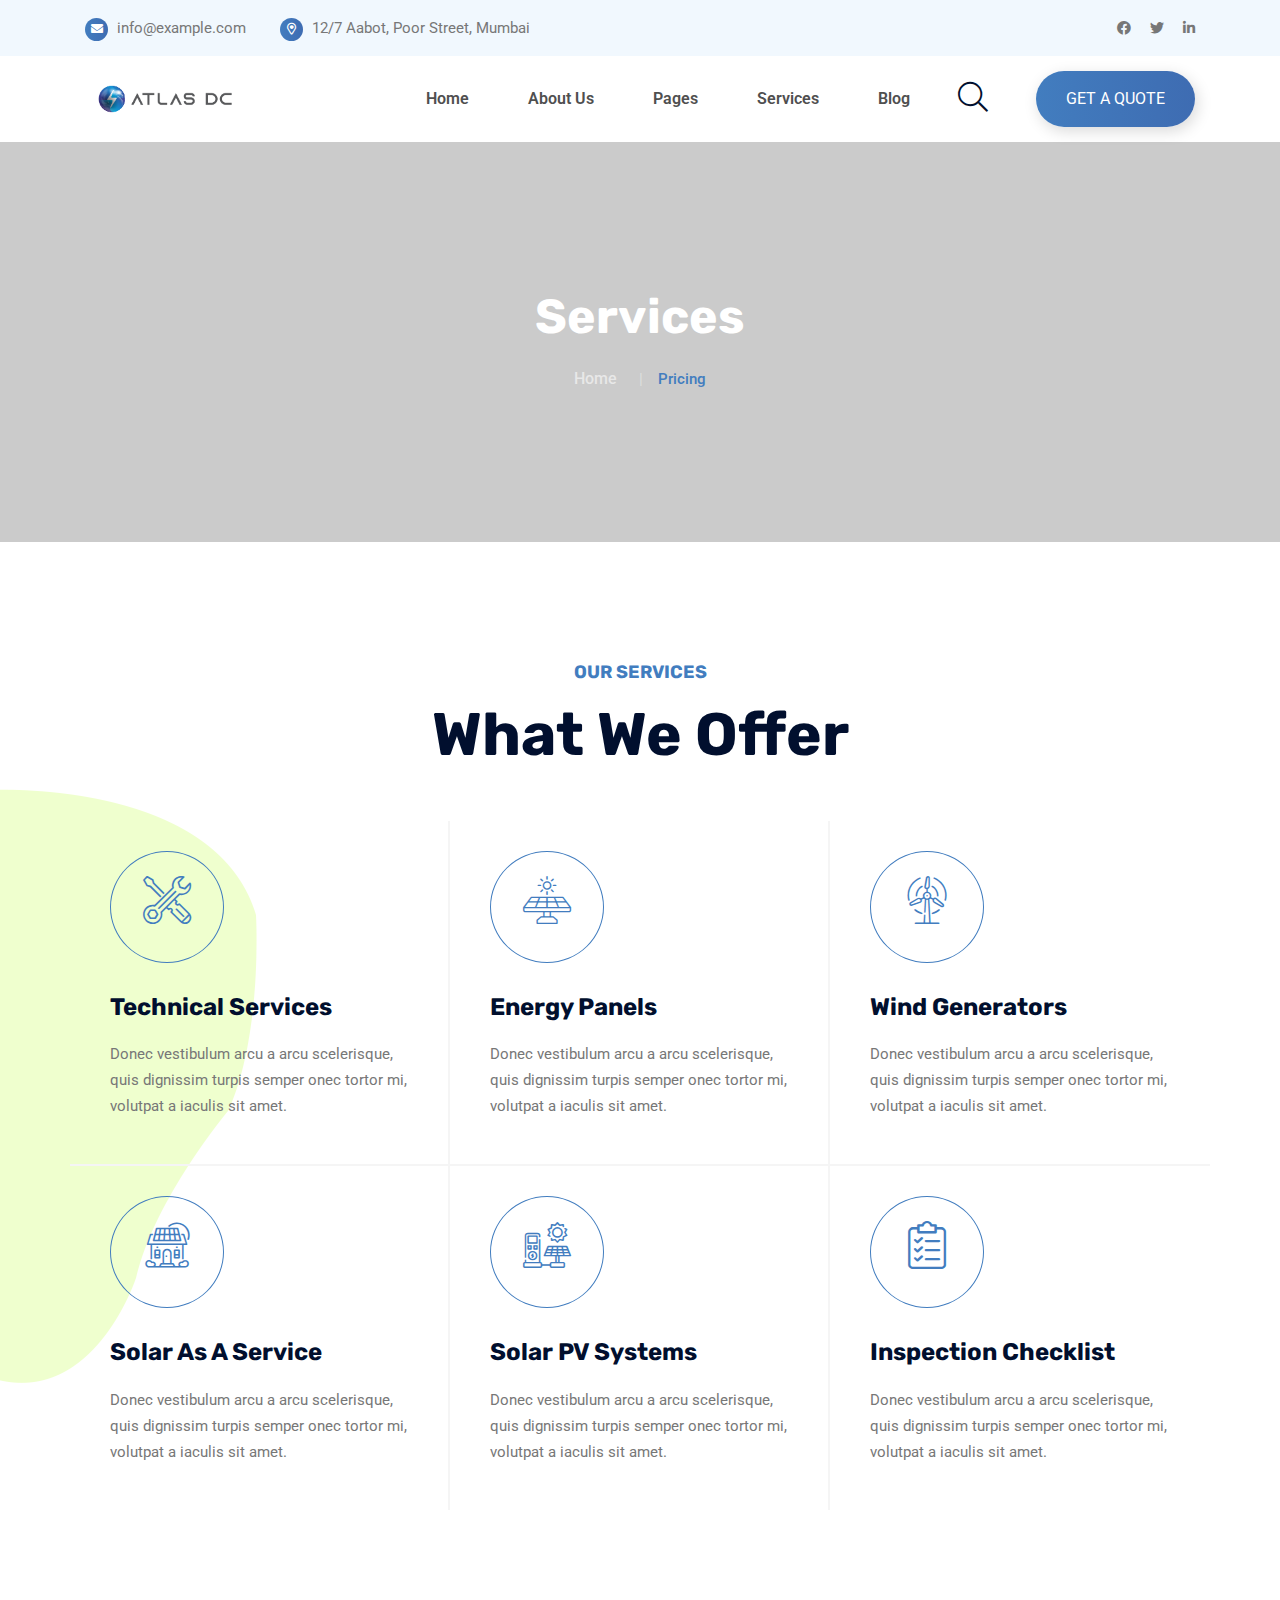
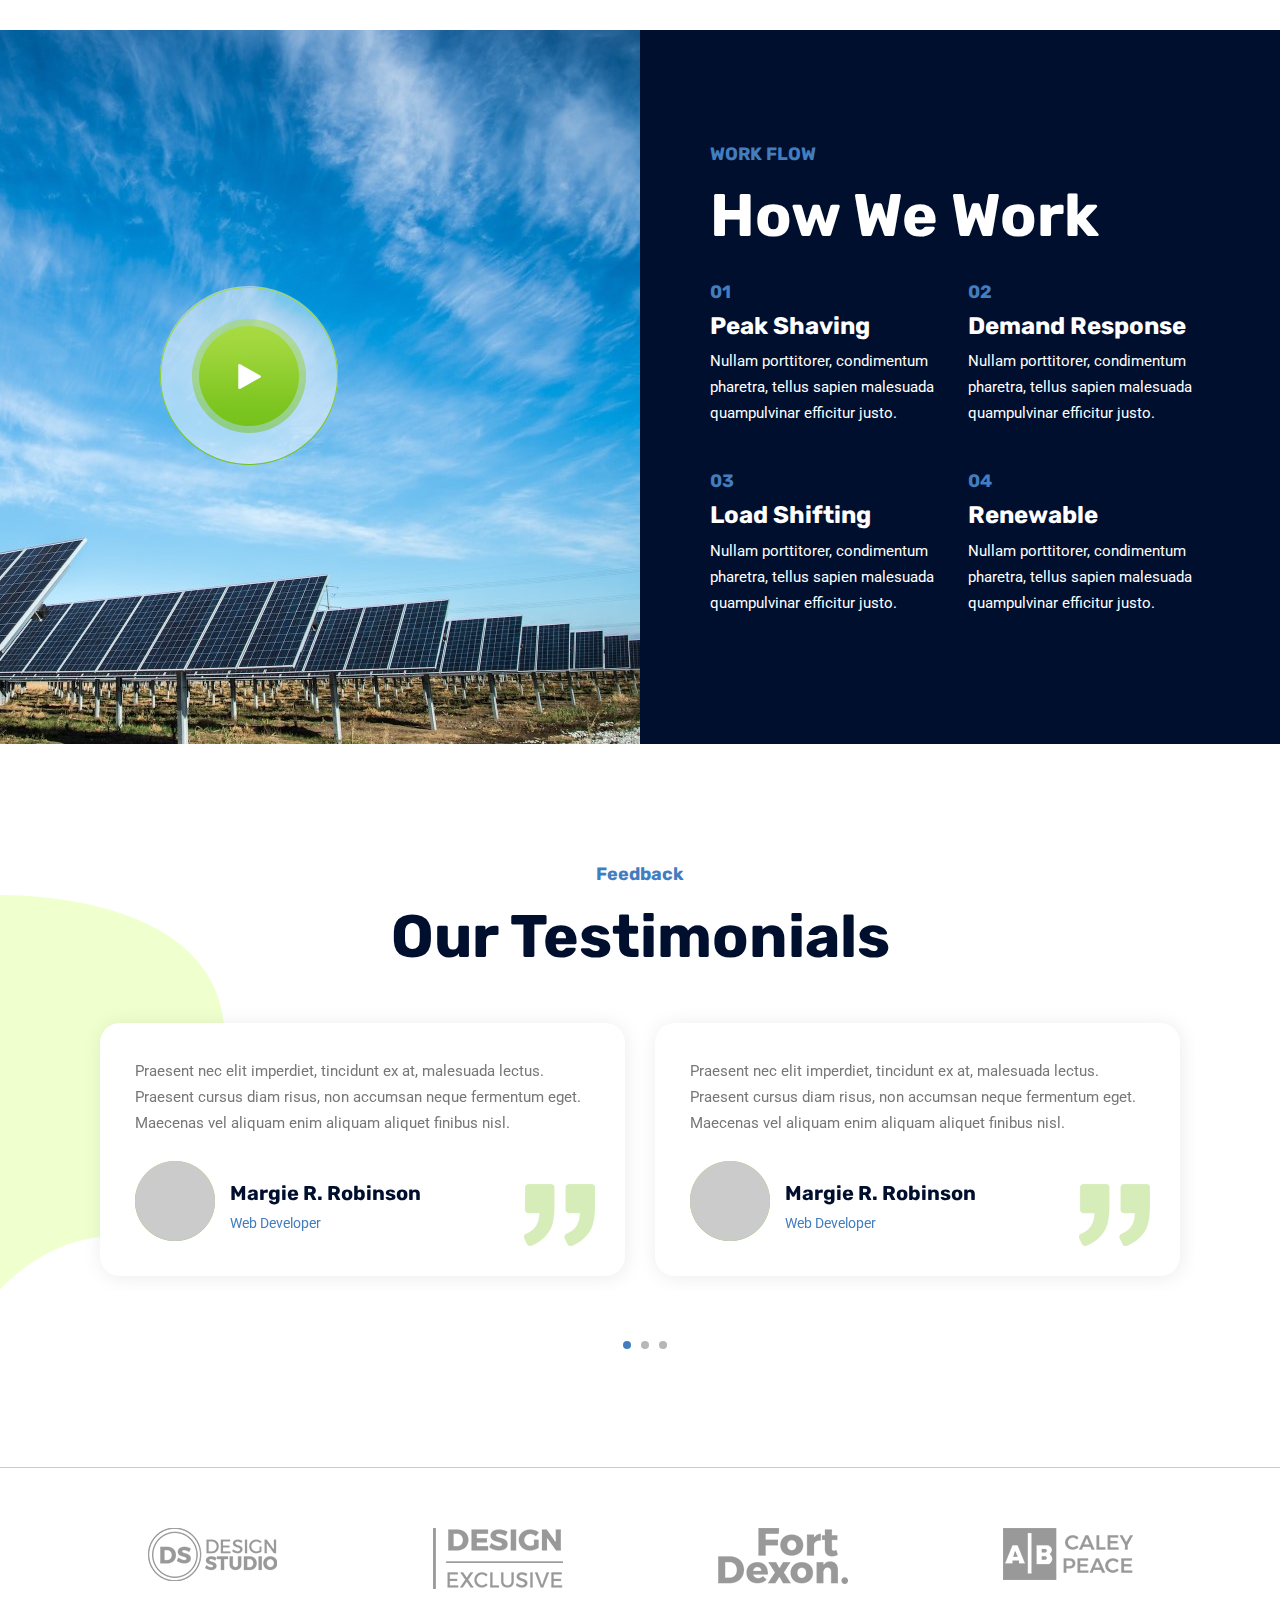
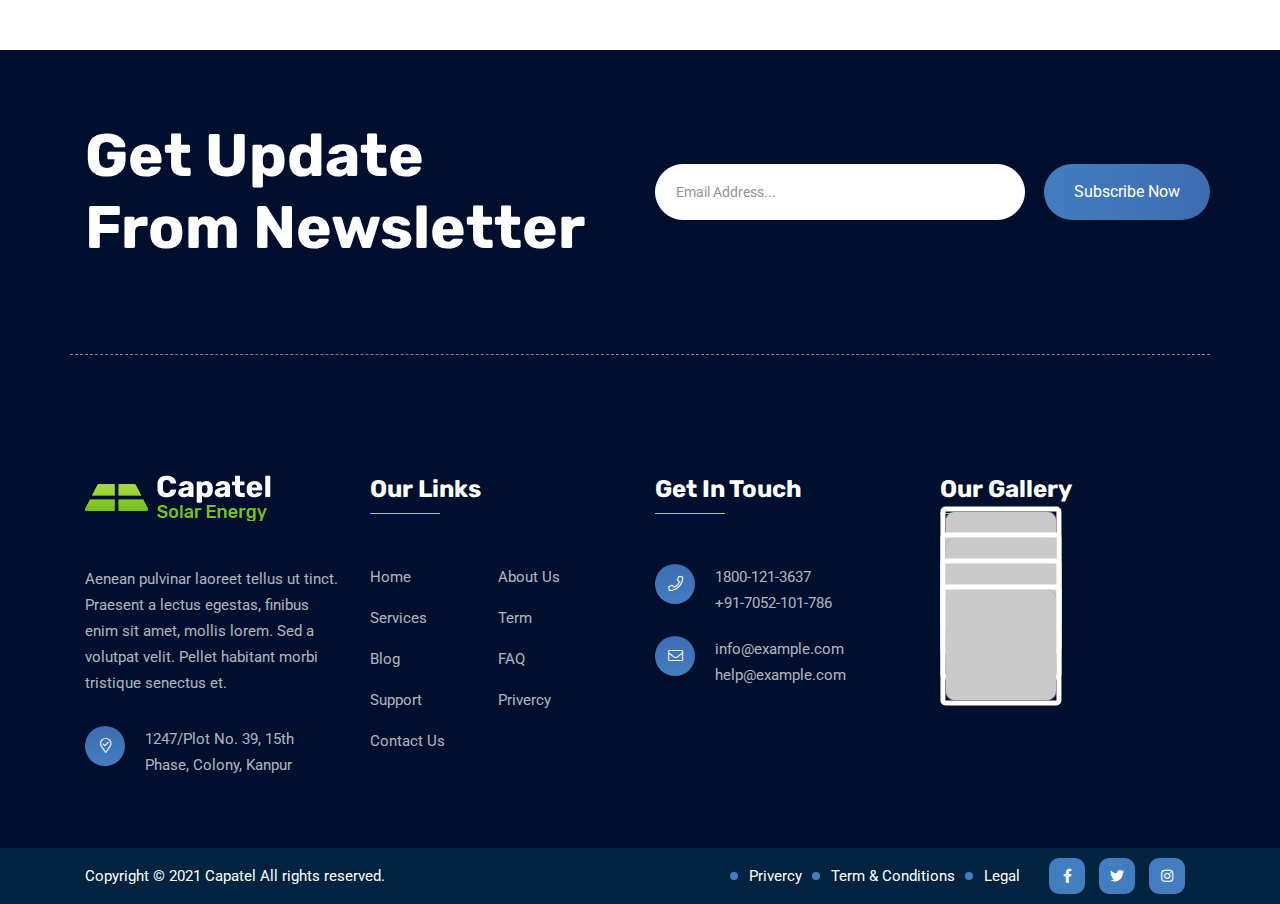
<file: services.html>
<!doctype html>
<html class="no-js" lang="zxx">
    <head>
        <meta charset="utf-8">
        <meta http-equiv="x-ua-compatible" content="ie=edge">
        <title>Capatel - Solar Energy HTML Template</title>
        <meta name="description" content="">
        <meta name="viewport" content="width=device-width, initial-scale=1">
		<link rel="shortcut icon" type="image/x-icon" href="img/favicon.ico">
        <!-- Place favicon.ico in the root directory -->

		<!-- CSS here -->
        <link rel="stylesheet" href="css/bootstrap.min.css">
        <link rel="stylesheet" href="css/animate.min.css">
        <link rel="stylesheet" href="css/magnific-popup.css">
        <link rel="stylesheet" href="fontawesome/css/all.min.css">
        <link rel="stylesheet" href="font-flaticon/flaticon.css">
        <link rel="stylesheet" href="css/dripicons.css">
        <link rel="stylesheet" href="css/slick.css">
        <link rel="stylesheet" href="css/meanmenu.css">
        <link rel="stylesheet" href="css/default.css">
        <link rel="stylesheet" href="css/style.css">
        <link rel="stylesheet" href="css/responsive.css">
    </head>
    <body>
    <!-- header -->
        <header class="header-area">  
            <div class="header-top second-header d-none d-md-block">
                <div class="container">
                    <div class="row align-items-center">                                              
                        <div class="col-lg-6 col-md-8 d-none  d-md-block">
                            <div class="header-cta">
                                <ul>                                   
                                    <li>
                                        <i class="fas fa-envelope"></i>
                                      
                                        <span>info@example.com</span>
                                    </li>
                                     <li>
                                      <i class="far fa-map-marker-alt"></i>
                                        <span>12/7 Aabot, Poor Street, Mumbai</span>
                                    </li>
                                </ul>
                            </div>
                        </div>
                         <div class="col-lg-6 col-md-6 d-none d-lg-block">
                             <div class="header-social text-right">
                            <span>
                                <a href="#" title="Facebook"><i class="fab fa-facebook"></i></a>
                                <a href="#" title="Twitter"><i class="fab fa-twitter"></i></a>
                                <a href="#" title="LinkedIn"><i class="fab fa-linkedin-in"></i></a>                               
                               </span>                    
                               <!--  /social media icon redux -->                               
                        </div>
                        </div>
                         
                    </div>
                </div>
            </div>
			 <div id="header-sticky" class="menu-area">
                <div class="container">
                    <div class="second-menu">
                        <div class="row align-items-center">
                            <div class="col-xl-2 col-lg-2">
                                <div class="logo">
                                    <a href="index.html"><img src="img/logo/logo.png" alt="logo"></a>
                                </div>
                            </div>
                           <div class="col-xl-7 col-lg-7">
                              
                                <div class="main-menu text-right text-xl-right">
                                    <nav id="mobile-menu">
                                        <ul>
                                            <li class="has-sub">
												<a href="index.html">Home</a>
												<ul>
                                                    <li><a href="index.html">Home Page 01</a></li>
                                                    <li><a href="index-2.html">Home Page 02</a></li>

												</ul>
											</li>
                                            <li><a href="about.html">About Us</a></li>
                                            <li class="has-sub"><a href="#">Pages</a>
												<ul>
                                                    <li><a href="projects.html">Project</a></li>
                                                    <li><a href="projects-detail.html">Project Details</a></li>

                                                    <li><a href="pricing.html">Pricing</a></li>
                                                    <li><a href="team.html">Team</a></li>
                                                    <li><a href="faq.html">Faq</a></li>
                                                    <li><a href="shop.html">Shop</a></li>
                                                    <li><a href="shop-details.html">Shop Details</a>
												</li></ul>
											</li>
                                            <li class="has-sub"> 
                                              <a href="services.html">Services</a>
                                                <ul>
                                                     <li><a href="services.html">Services</a></li>
                                                    <li><a href="services-detail.html">Services Details</a></li>
												</ul>
                                            </li>
                                           
											<li class="has-sub"> 
                                                <a href="blog.html">Blog</a>
                                                <ul>
                                                    <li><a href="blog.html">Blog</a></li>
                                                    <li><a href="blog-details.html">Blog Details</a></li>
												</ul>
                                            </li>
                                                                        
										
                                          
                                        </ul>
                                    </nav>
                                </div>
                            </div>   
                             <div class="col-xl-1 col-lg-1 text-center d-none d-lg-block mt-15 mb-15">
                                <a href="contact.html" class="menu-tigger"><i class="fal fa-search"></i></a>
                            </div>
                            <div class="col-xl-2 col-lg-2 text-right d-none d-lg-block mt-15 mb-15">
                                <a href="contact.html" class="btn ss-btn">Get A Quote</a>
                            </div>
                          
                            
                                <div class="col-12">
                                    <div class="mobile-menu"></div>
                                </div>
                        </div>
                    </div>
                </div>
            </div>
        </header>
        <!-- header-end -->
        <!-- offcanvas-area -->
                <div class="offcanvas-menu">
                <span class="menu-close"><i class="fas fa-times"></i></span>
              <form role="search" method="get" id="searchform"   class="searchform" action="http://wordpress.zcube.in/xconsulta/">
                                <input type="text" name="s" id="search" value="" placeholder="Search"  />
                                <button><i class="fa fa-search"></i></button>
                            </form>

                    
                    <div id="cssmenu3" class="menu-one-page-menu-container">
                        <ul id="menu-one-page-menu-2" class="menu">
                            <li class="menu-item menu-item-type-custom menu-item-object-custom"><a href="index.html">Home</a></li>
                            <li class="menu-item menu-item-type-custom menu-item-object-custom"><a href="about.html">About Us</a></li>
                            <li class="menu-item menu-item-type-custom menu-item-object-custom"><a href="services.html">Services</a></li>
                             <li class="menu-item menu-item-type-custom menu-item-object-custom"><a href="pricing.html">Pricing </a></li>
                             <li class="menu-item menu-item-type-custom menu-item-object-custom"><a href="team.html">Team </a></li>
                             
                             <li class="menu-item menu-item-type-custom menu-item-object-custom"><a href="projects.html">Gallery Study</a></li>
                             <li class="menu-item menu-item-type-custom menu-item-object-custom"><a href="blog.html">Blog</a></li>
                            <li class="menu-item menu-item-type-custom menu-item-object-custom"><a href="contact.html">Contact</a></li>
                        </ul>
                    </div>  
                    
                    <div id="cssmenu2" class="menu-one-page-menu-container">
                        <ul id="menu-one-page-menu-1" class="menu">
                            <li class="menu-item menu-item-type-custom menu-item-object-custom"><a href="#home"><span>+8 12 3456897</span></a></li>
                            <li class="menu-item menu-item-type-custom menu-item-object-custom"><a href="#howitwork"><span>info@example.com</span></a></li>
                        </ul>
                    </div>                
            </div>
            <div class="offcanvas-overly"></div>
                 <!-- offcanvas-end -->
        <!-- main-area -->
        <main>
            
            <!-- search-popup -->
		<div class="modal fade bs-example-modal-lg search-bg popup1" tabindex="-1" role="dialog">
			<div class="modal-dialog modal-lg" role="document">
				<div class="modal-content search-popup">
					<div class="text-center">
						<a href="#" class="close2" data-dismiss="modal" aria-label="Close">× close</a>
					</div>
					<div class="row search-outer">
						<div class="col-md-11"><input type="text" placeholder="Search for products..." /></div>
						<div class="col-md-1 text-right"><a href="#"><i class="fa fa-search" aria-hidden="true"></i></a></div>
					</div>
				</div>
			</div>
		</div>
		<!-- /search-popup -->
            <!-- breadcrumb-area -->
             <section class="breadcrumb-area d-flex align-items-center" style="background-image:url(img/testimonial/test-bg.png)">
                <div class="container">
                    <div class="row align-items-center">
                        <div class="col-xl-12 col-lg-12">
                            <div class="breadcrumb-wrap text-left">
                                <div class="breadcrumb-title">
                                    <h2>Services</h2>    
                                    <div class="breadcrumb-wrap">
                              
                                <nav aria-label="breadcrumb">
                                    <ol class="breadcrumb">
                                        <li class="breadcrumb-item"><a href="index.html">Home</a></li>
                                        <li class="breadcrumb-item active" aria-current="page">Pricing</li>
                                    </ol>
                                </nav>
                            </div>
                                </div>
                            </div>
                        </div>
                        
                    </div>
                </div>
            </section>
            <!-- breadcrumb-area-end -->
			 <!-- services-three-area -->
            <section id="services-08" class="services-08 pt-120 pb-120 p-relative" style="background: url(img/bg/aliment-left.png) no-repeat; background-position: left center;">
                <div class="container">
                    <div class="row">   
                        <div class="col-lg-12">
                            <div class="section-title center-align mb-50 text-center">
                                 <h5>OUR SERVICES</h5>  
                                <h2>
                                   What We Offer
                                </h2>
                             
                            </div>
                           
                        </div>
                         
                    </div>
                    <div class="row services-08-item--wrapper mt-0">
                            <div class="col-lg-4 col-md-4">
                                <div class="services-08-item">
                                    <div class="services-08-thumb">
                                     <i class="flaticon flaticon-customer-support"></i>
                                    </div>
                                    <div class="services-08-content">
                                        <h3><a href="services-detail.html"> Technical Services</a> </h3>
                                        <p>Donec vestibulum arcu a arcu scelerisque, quis dignissim turpis semper onec tortor mi, volutpat a iaculis sit amet.</p>
                                    </div>
                                </div>
                            </div>
                              <div class="col-lg-4 col-md-4">
                                <div class="services-08-item">
                                    <div class="services-08-thumb">
                                     <i class="flaticon flaticon-solar-panel"></i>
                                    </div>
                                    <div class="services-08-content">
                                        <h3><a href="services-detail.html"> Energy Panels</a></h3>
                                        <p>Donec vestibulum arcu a arcu scelerisque, quis dignissim turpis semper onec tortor mi, volutpat a iaculis sit amet.</p>
                                    </div>
                                </div>
                            </div>
                              <div class="col-lg-4 col-md-4">
                                <div class="services-08-item">
                                    <div class="services-08-thumb">
                                      <i class="flaticon flaticon-wind-energy"></i>
                                    </div>
                                    <div class="services-08-content">
                                        <h3><a href="services-detail.html">Wind Generators</a></h3>
                                        <p>Donec vestibulum arcu a arcu scelerisque, quis dignissim turpis semper onec tortor mi, volutpat a iaculis sit amet.</p>
                                    </div>
                                </div>
                            </div>
                        
                       
                        </div>
                    
                    <div class="row services-08-item--wrapper mt-0">
                             <div class="col-lg-4 col-md-4">
                                <div class="services-08-item">
                                    <div class="services-08-thumb">
                                      <i class="flaticon flaticon-eco-home"></i>
                                    </div>
                                    <div class="services-08-content">
                                        <h3><a href="services-detail.html">Solar As A Service</a></h3>
                                        <p>Donec vestibulum arcu a arcu scelerisque, quis dignissim turpis semper onec tortor mi, volutpat a iaculis sit amet.</p>
                                    </div>
                                </div>
                            </div>
                             <div class="col-lg-4 col-md-4">
                                <div class="services-08-item">
                                    <div class="services-08-thumb">
                                     <i class="flaticon flaticon-charging-station"></i>
                                    </div>
                                    <div class="services-08-content">
                                        <h3><a href="services-detail.html"> Solar PV Systems</a></h3>
                                        <p>Donec vestibulum arcu a arcu scelerisque, quis dignissim turpis semper onec tortor mi, volutpat a iaculis sit amet.</p>
                                    </div>
                                </div>
                            </div>
                             <div class="col-lg-4 col-md-4">
                                <div class="services-08-item">
                                    <div class="services-08-thumb">
                                      <i class="flaticon flaticon-clipboard"></i>
                                    </div>
                                    <div class="services-08-content">
                                        <h3><a href="services-detail.html">Inspection Checklist</a></h3>
                                        <p>Donec vestibulum arcu a arcu scelerisque, quis dignissim turpis semper onec tortor mi, volutpat a iaculis sit amet.</p>
                                    </div>
                                </div>
                            </div>
                       
                        </div>
					
                     
                    </div>
            </section>
           <!-- services-three-area -->
           
             <!-- video-area -->
            <section id="video" class="video-area about-p p-relative" style="background-color: #010f2e;">
                <div class="container">
                     <div class="row align-items-center">
                        <div class="col-lg-6">
                            <div class="s-video-wrap" style="background-image:url(img/bg/video-img.png)">
                                <div class="s-video-content">
                                    <a href="https://www.youtube.com/watch?v=7e90gBu4pas" class="popup-video mb-50"><img src="img/bg/play-button.png" alt="circle_right"></a>
                                   
                                </div>
                            </div>
                        </div>
                         <div class="col-lg-6 p-relative pl-70">
                            <div class="section-title">
                                 <H5>WORK FLOW</H5>
                                <h2>
                                 How We Work
                                </h2>
                            </div>
                             
                             <div class="row how-box-contaniner">
                                <div class="col-lg-6 mt-30">
                                    <div class="how-box">
                                        <h5>01</h5>
                                        <h3>Peak Shaving</h3>
                                        <p>Nullam porttitorer, condimentum pharetra, tellus sapien malesuada quampulvinar efficitur justo.</p>
                                    </div>
                                 </div>
                                   <div class="col-lg-6 mt-30">
                                    <div class="how-box">
                                        <h5>02</h5>
                                        <h3>Demand Response</h3>
                                        <p>Nullam porttitorer, condimentum pharetra, tellus sapien malesuada quampulvinar efficitur justo.</p>
                                    </div>
                                 </div>
                                   <div class="col-lg-6 mt-30">
                                    <div class="how-box">
                                        <h5>03</h5>
                                        <h3>Load Shifting</h3>
                                        <p>Nullam porttitorer, condimentum pharetra, tellus sapien malesuada quampulvinar efficitur justo.</p>
                                    </div>
                                 </div>
                                   <div class="col-lg-6 mt-30">
                                    <div class="how-box">
                                        <h5>04</h5>
                                        <h3>Renewable</h3>
                                        <p>Nullam porttitorer, condimentum pharetra, tellus sapien malesuada quampulvinar efficitur justo.</p>
                                    </div>
                                 </div>
                                
                             </div>
                           
                        </div>
                    </div>
                </div>
            </section>
            <!-- video-area-end -->
            <!-- testimonial-area -->
            <section class="testimonial-area pt-120 pb-100" style="background: url(img/bg/aliment-left2.png) no-repeat; background-position: left center;">
                <div class="container">
                    <div class="row">
                        <div class="col-lg-12">
                            <div class="section-title center-align mb-35 text-center">
                                 <h5> Feedback </h5>  
                                <h2>
                                  Our Testimonials
                                </h2>
                             
                            </div>
                           
                        </div>
                        
                        <div class="col-lg-12">
                            <div class="testimonial-active">
                                <div class="single-testimonial">
                                    <p>Praesent nec elit imperdiet, tincidunt ex at, malesuada lectus. Praesent cursus diam risus, non accumsan neque fermentum eget. Maecenas vel aliquam enim aliquam aliquet finibus nisl.</p>
                                    <div class="testi-author">
                                        <img src="img/testimonial/testi_avatar.png" alt="img">
                                        <div class="ta-info">
                                            <h6>Margie R. Robinson</h6>
                                            <span>Web Developer</span>
                                        </div>
                                    </div>
                                    <div class="qt-img">
                                    <img src="img/testimonial/qt-icon.png" alt="img">
                                    </div>
                                </div>
                                <div class="single-testimonial">
                                   <p>Praesent nec elit imperdiet, tincidunt ex at, malesuada lectus. Praesent cursus diam risus, non accumsan neque fermentum eget. Maecenas vel aliquam enim aliquam aliquet finibus nisl.</p>
                                    <div class="testi-author">
                                        <img src="img/testimonial/testi_avatar.png" alt="img">
                                        <div class="ta-info">
                                            <h6>Margie R. Robinson</h6>
                                            <span>Web Developer</span>
                                        </div>
                                    </div>
                                     <div class="qt-img">
                                    <img src="img/testimonial/qt-icon.png" alt="img">
                                    </div>
                                </div>
                               <div class="single-testimonial">
                                   <p>Praesent nec elit imperdiet, tincidunt ex at, malesuada lectus. Praesent cursus diam risus, non accumsan neque fermentum eget. Maecenas vel aliquam enim aliquam aliquet finibus nisl.</p>
                                    <div class="testi-author">
                                        <img src="img/testimonial/testi_avatar.png" alt="img">
                                        <div class="ta-info">
                                            <h6>Margie R. Robinson</h6>
                                            <span>Web Developer</span>
                                        </div>
                                    </div>
                                     <div class="qt-img">
                                    <img src="img/testimonial/qt-icon.png" alt="img">
                                    </div>
                                </div>
                                <div class="single-testimonial">
                                  <p>Praesent nec elit imperdiet, tincidunt ex at, malesuada lectus. Praesent cursus diam risus, non accumsan neque fermentum eget. Maecenas vel aliquam enim aliquam aliquet finibus nisl.</p>
                                    <div class="testi-author">
                                        <img src="img/testimonial/testi_avatar.png" alt="img">
                                        <div class="ta-info">
                                            <h6>Margie R. Robinson</h6>
                                            <span>Web Developer</span>
                                        </div>
                                    </div>
                                     <div class="qt-img">
                                    <img src="img/testimonial/qt-icon.png" alt="img">
                                    </div>
                                </div>
                                <div class="single-testimonial">
                                   <p>Praesent nec elit imperdiet, tincidunt ex at, malesuada lectus. Praesent cursus diam risus, non accumsan neque fermentum eget. Maecenas vel aliquam enim aliquam aliquet finibus nisl.</p>
                                    <div class="testi-author">
                                        <img src="img/testimonial/testi_avatar.png" alt="img">
                                        <div class="ta-info">
                                            <h6>Margie R. Robinson</h6>
                                            <span>Web Developer</span>
                                        </div>
                                    </div>
                                     <div class="qt-img">
                                    <img src="img/testimonial/qt-icon.png" alt="img">
                                    </div>
                                </div>
                                <div class="single-testimonial">
                                   <p>Praesent nec elit imperdiet, tincidunt ex at, malesuada lectus. Praesent cursus diam risus, non accumsan neque fermentum eget. Maecenas vel aliquam enim aliquam aliquet finibus nisl.</p>
                                    <div class="testi-author">
                                        <img src="img/testimonial/testi_avatar.png" alt="img">
                                        <div class="ta-info">
                                            <h6>Margie R. Robinson</h6>
                                            <span>Web Developer</span>
                                        </div>
                                    </div>
                                     <div class="qt-img">
                                    <img src="img/testimonial/qt-icon.png" alt="img">
                                    </div>
                                </div>
                            </div>
                        </div>
                    </div>
                </div>
            </section>
            <!-- testimonial-area-end -->
            
              <!-- brand-area -->
            <div class="brand-area pt-60 pb-60">
                <div class="container">
                    <div class="row brand-active">
                        <div class="col-xl-2">
                            <div class="single-brand">
                                 <img src="img/brand/b-logo1.png" alt="img">
                            </div>
                        </div>
                       <div class="col-xl-2">
                            <div class="single-brand">
                                     <img src="img/brand/b-logo2.png" alt="img">
                            </div>
                        </div>
                        <div class="col-xl-2">
                            <div class="single-brand">
                                  <img src="img/brand/b-logo3.png" alt="img">
                            </div>
                        </div>
                        <div class="col-xl-2">
                            <div class="single-brand">
                                  <img src="img/brand/b-logo4.png" alt="img">
                            </div>
                        </div>
                         <div class="col-xl-2">
                            <div class="single-brand">
                                 <img src="img/brand/b-logo5.png" alt="img">
                            </div>
                        </div>
                        <div class="col-xl-2">
                            <div class="single-brand">
                                 <img src="img/brand/b-logo6.png" alt="img">
                            </div>
                        </div>
                        
                    </div>
                </div>
            </div>
            <!-- brand-area-end -->
			

			
         
        </main>
        <!-- main-area-end -->
<!-- footer -->
        <footer class="footer-bg footer-p">
            <div class="footer-top-heiding pt-70 pb-120">
                <div class="container">
                    <div class="row align-items-center">
                        <div class="col-lg-6">
                            <div class="section-title">        
                                <h2> Get Update<br> From Newsletter</h2>
                               
                            </div>
                        </div>
                         <div class="col-xl-6 col-lg-6">
                             <div class="newslater-area">
                                <form name="ajax-form" id="contact-form4" action="#" method="post" class="contact-form newslater">
                               <div class="form-group">
                                  <input class="form-control" id="email2" name="email" type="email" placeholder="Email Address..." value="" required=""> 
                                  <button type="submit" class="btn btn-custom" id="send2">Subscribe Now</button>
                               </div>
                               <!-- /Form-email -->	
                            </form>
                             </div>
                            
                        </div>
                    </div>
                </div>
            
            </div>
             <div class="footer-top pb-40">
                <div class="container">
                    <div class="row justify-content-between">
                        
                          <div class="col-xl-3 col-lg-3 col-sm-6">
                            <div class="footer-widget mb-30">
                                <div class="f-widget-title mb-45">
                                   <img src="img/logo/f_logo.png" alt="img">
                                </div>
                                <div class="footer-link">
                                    Aenean pulvinar laoreet tellus ut tinct. Praesent a lectus egestas, finibus enim sit amet, mollis lorem. Sed a volutpat velit. Pellet habitant morbi tristique senectus et.
                                </div>
                                <div class="f-contact mt-30">
                                    <ul>
                                
                                    <li>
                                        <i class="icon fal fa-map-marker-check"></i>
                                        <span>1247/Plot No. 39, 15th
Phase, Colony, Kanpur</span>
                                    </li>
                                    
                                </ul>
                                    
                                    </div>
                               
                              
                            </div>
                        </div>
						<div class="col-xl-3 col-lg-3 col-sm-6">
                            <div class="footer-widget mb-30">
                                <div class="f-widget-title">
                                    <h2>Our Links</h2>
                                </div>
                                <div class="footer-link">
                                    <ul>                                        
                                        <li><a href="index.html">Home</a></li>
                                        <li><a href="about.html"> About Us</a></li>
                                        <li><a href="services.html"> Services </a></li>
                                         <li><a href="#">Term</a></li>
                                        <li><a href="blog.html">Blog </a></li>
                                         <li><a href="faq.html">FAQ</a></li>
                                        <li><a href="#">Support</a></li>
                                        <li><a href="#">Privercy</a></li>
                                          <li><a href="contact.html"> Contact Us</a></li>
                                       
                                    </ul>
                                </div>
                            </div>
                        </div>
                        <div class="col-xl-3 col-lg-3 col-sm-6">
                            
                            <div class="footer-widget mb-30">
                                 <div class="f-widget-title">
                                    <h2>Get In Touch</h2>
                                </div>
                               <div class="f-contact">
                                    <ul>
                                    <li>
                                        <i class="icon fal fa-phone"></i>
                                        <span>1800-121-3637<br>+91-7052-101-786</span>
                                    </li>
                                   <li><i class="icon fal fa-envelope"></i>
                                        <span>
                                            <a href="mailto:info@example.com">info@example.com</a>
                                       <br>
                                       <a href="mailto:help@example.com">help@example.com</a>
                                       </span>
                                    </li>
                                    
                                    
                                </ul>
                                    
                                    </div>
                            </div>
                        </div>  
                       <div class="col-xl-3 col-lg-3 col-sm-6">
                            <div class="footer-widget mb-30">
                                <div class="f-widget-title">
                                    <h2>Our Gallery</h2>
                                </div>
                                <div class="f-insta">
                                    <ul>
                                        <li><a href="img/instagram/f-galler-01.png" class="popup-image"><img src="img/instagram/f-galler-01.png" alt="img"></a></li>
                                       <li><a href="img/instagram/f-galler-02.png" class="popup-image"><img src="img/instagram/f-galler-02.png" alt="img"></a></li>
                                        <li><a href="img/instagram/f-galler-03.png" class="popup-image"><img src="img/instagram/f-galler-03.png" alt="img"></a></li>
                                        <li><a href="img/instagram/f-galler-04.png" class="popup-image"><img src="img/instagram/f-galler-04.png" alt="img"></a></li>
                                      
                                        
                                    </ul>
                                </div>
                            </div>
                        </div>  
                      
                        
                    </div>
                </div>
            </div>
            <div class="copyright-wrap">
                <div class="container">
                    <div class="row align-items-center">
                        <div class="col-lg-6">                         
                              Copyright © 2021 Capatel All rights reserved.  
                        </div>
                        <div class="col-lg-6 text-right text-xl-right">                       
                            <ul>
                                <li><a href="#">Privercy</a></li>
                                <li><a href="#">Term &amp; Conditions</a></li>
                                <li><a href="#">Legal</a></li>
                                <li> <span class="footer-social">                                    
                                    <a href="#"><i class="fab fa-facebook-f"></i></a>
                                    <a href="#"><i class="fab fa-twitter"></i></a>
                                    <a href="#"><i class="fab fa-instagram"></i></a>
                                </span></li>
                            </ul>                 
                        </div>
                        
                    </div>
                </div>
            </div>
        </footer>
        <!-- footer-end -->

	<!-- JS here -->
        <script src="js/vendor/modernizr-3.5.0.min.js"></script>
        <script src="js/vendor/jquery-3.6.0.min.js"></script>
        <script src="js/popper.min.js"></script>
        <script src="js/bootstrap.min.js"></script>
        <script src="js/slick.min.js"></script>
        <script src="js/ajax-form.js"></script>
        <script src="js/paroller.js"></script>
        <script src="js/wow.min.js"></script>
        <script src="js/js_isotope.pkgd.min.js"></script>
        <script src="js/imagesloaded.min.js"></script>
        <script src="js/parallax.min.js"></script>
         <script src="js/jquery.waypoints.min.js"></script>
        <script src="js/jquery.counterup.min.js"></script>
        <script src="js/jquery.scrollUp.min.js"></script>
        <script src="js/jquery.meanmenu.min.js"></script>
        <script src="js/parallax-scroll.js"></script>
        <script src="js/jquery.magnific-popup.min.js"></script>
        <script src="js/element-in-view.js"></script>
        <script src="js/main.js"></script>
    </body>
</html>
</file>
<file: font-flaticon/flaticon.css>
@font-face {
    font-family: "flaticon";
    src: url("./flaticon.ttf?d26c17bf66df5d4d6a4c45af1072f1b3") format("truetype"),
url("./flaticon.woff?d26c17bf66df5d4d6a4c45af1072f1b3") format("woff"),
url("./flaticon.woff2?d26c17bf66df5d4d6a4c45af1072f1b3") format("woff2"),
url("./flaticon.eot?d26c17bf66df5d4d6a4c45af1072f1b3#iefix") format("embedded-opentype"),
url("./flaticon.svg?d26c17bf66df5d4d6a4c45af1072f1b3#flaticon") format("svg");
}

i[class^="flaticon-"]:before, i[class*=" flaticon-"]:before {
    font-family: flaticon !important;
    font-style: normal;
    font-weight: normal !important;
    font-variant: normal;
    text-transform: none;
    line-height: 1;
    -webkit-font-smoothing: antialiased;
    -moz-osx-font-smoothing: grayscale;
}

.flaticon-briefing:before {
    content: "\f101";
}
.flaticon-happy:before {
    content: "\f102";
}
.flaticon-charging-station:before {
    content: "\f103";
}
.flaticon-wind-energy:before {
    content: "\f104";
}
.flaticon-customer-support:before {
    content: "\f105";
}
.flaticon-solar-panel:before {
    content: "\f106";
}
.flaticon-eco-home:before {
    content: "\f107";
}
.flaticon-clipboard:before {
    content: "\f108";
}
.flaticon-shipped:before {
    content: "\f109";
}
.flaticon-coffee-cup:before {
    content: "\f10a";
}
</file>
<file: css/dripicons.css>
@charset "UTF-8";

@font-face {
  font-family: "dripicons-v2";
  src:url("../fonts/dripicons-v2.eot");
  src:url("../fonts/dripicons-v2.eot?#iefix") format("embedded-opentype"),
    url("../fonts/dripicons-v2.woff") format("woff"),
    url("../fonts/dripicons-v2.ttf") format("truetype"),
    url("../fonts/dripicons-v2.svg#dripicons-v2") format("svg");
  font-weight: normal;
  font-style: normal;

}

[data-icon]:before {
  font-family: "dripicons-v2" !important;
  content: attr(data-icon);
  font-style: normal !important;
  font-weight: normal !important;
  font-variant: normal !important;
  text-transform: none !important;
  speak: none;
  line-height: 1;
  -webkit-font-smoothing: antialiased;
  -moz-osx-font-smoothing: grayscale;
}

[class^="dripicons-"]:before,
[class*=" dripicons-"]:before {
  font-family: "dripicons-v2" !important;
  font-style: normal !important;
  font-weight: normal !important;
  font-variant: normal !important;
  text-transform: none !important;
  speak: none;
  line-height: 1;
  -webkit-font-smoothing: antialiased;
  -moz-osx-font-smoothing: grayscale;
}

.dripicons-alarm:before {
  content: "\61";
}
.dripicons-align-center:before {
  content: "\62";
}
.dripicons-align-justify:before {
  content: "\63";
}
.dripicons-align-left:before {
  content: "\64";
}
.dripicons-align-right:before {
  content: "\65";
}
.dripicons-anchor:before {
  content: "\66";
}
.dripicons-archive:before {
  content: "\67";
}
.dripicons-arrow-down:before {
  content: "\68";
}
.dripicons-arrow-left:before {
  content: "\69";
}
.dripicons-arrow-right:before {
  content: "\6a";
}
.dripicons-arrow-thin-down:before {
  content: "\6b";
}
.dripicons-arrow-thin-left:before {
  content: "\6c";
}
.dripicons-arrow-thin-right:before {
  content: "\6d";
}
.dripicons-arrow-thin-up:before {
  content: "\6e";
}
.dripicons-arrow-up:before {
  content: "\6f";
}
.dripicons-article:before {
  content: "\70";
}
.dripicons-backspace:before {
  content: "\71";
}
.dripicons-basket:before {
  content: "\72";
}
.dripicons-basketball:before {
  content: "\73";
}
.dripicons-battery-empty:before {
  content: "\74";
}
.dripicons-battery-full:before {
  content: "\75";
}
.dripicons-battery-low:before {
  content: "\76";
}
.dripicons-battery-medium:before {
  content: "\77";
}
.dripicons-bell:before {
  content: "\78";
}
.dripicons-blog:before {
  content: "\79";
}
.dripicons-bluetooth:before {
  content: "\7a";
}
.dripicons-bold:before {
  content: "\41";
}
.dripicons-bookmark:before {
  content: "\42";
}
.dripicons-bookmarks:before {
  content: "\43";
}
.dripicons-box:before {
  content: "\44";
}
.dripicons-briefcase:before {
  content: "\45";
}
.dripicons-brightness-low:before {
  content: "\46";
}
.dripicons-brightness-max:before {
  content: "\47";
}
.dripicons-brightness-medium:before {
  content: "\48";
}
.dripicons-broadcast:before {
  content: "\49";
}
.dripicons-browser:before {
  content: "\4a";
}
.dripicons-browser-upload:before {
  content: "\4b";
}
.dripicons-brush:before {
  content: "\4c";
}
.dripicons-calendar:before {
  content: "\4d";
}
.dripicons-camcorder:before {
  content: "\4e";
}
.dripicons-camera:before {
  content: "\4f";
}
.dripicons-card:before {
  content: "\50";
}
.dripicons-cart:before {
  content: "\51";
}
.dripicons-checklist:before {
  content: "\52";
}
.dripicons-checkmark:before {
  content: "\53";
}
.dripicons-chevron-down:before {
  content: "\54";
}
.dripicons-chevron-left:before {
  content: "\55";
}
.dripicons-chevron-right:before {
  content: "\56";
}
.dripicons-chevron-up:before {
  content: "\57";
}
.dripicons-clipboard:before {
  content: "\58";
}
.dripicons-clock:before {
  content: "\59";
}
.dripicons-clockwise:before {
  content: "\5a";
}
.dripicons-cloud:before {
  content: "\30";
}
.dripicons-cloud-download:before {
  content: "\31";
}
.dripicons-cloud-upload:before {
  content: "\32";
}
.dripicons-code:before {
  content: "\33";
}
.dripicons-contract:before {
  content: "\34";
}
.dripicons-contract-2:before {
  content: "\35";
}
.dripicons-conversation:before {
  content: "\36";
}
.dripicons-copy:before {
  content: "\37";
}
.dripicons-crop:before {
  content: "\38";
}
.dripicons-cross:before {
  content: "\39";
}
.dripicons-crosshair:before {
  content: "\21";
}
.dripicons-cutlery:before {
  content: "\22";
}
.dripicons-device-desktop:before {
  content: "\23";
}
.dripicons-device-mobile:before {
  content: "\24";
}
.dripicons-device-tablet:before {
  content: "\25";
}
.dripicons-direction:before {
  content: "\26";
}
.dripicons-disc:before {
  content: "\27";
}
.dripicons-document:before {
  content: "\28";
}
.dripicons-document-delete:before {
  content: "\29";
}
.dripicons-document-edit:before {
  content: "\2a";
}
.dripicons-document-new:before {
  content: "\2b";
}
.dripicons-document-remove:before {
  content: "\2c";
}
.dripicons-dot:before {
  content: "\2d";
}
.dripicons-dots-2:before {
  content: "\2e";
}
.dripicons-dots-3:before {
  content: "\2f";
}
.dripicons-download:before {
  content: "\3a";
}
.dripicons-duplicate:before {
  content: "\3b";
}
.dripicons-enter:before {
  content: "\3c";
}
.dripicons-exit:before {
  content: "\3d";
}
.dripicons-expand:before {
  content: "\3e";
}
.dripicons-expand-2:before {
  content: "\3f";
}
.dripicons-experiment:before {
  content: "\40";
}
.dripicons-export:before {
  content: "\5b";
}
.dripicons-feed:before {
  content: "\5d";
}
.dripicons-flag:before {
  content: "\5e";
}
.dripicons-flashlight:before {
  content: "\5f";
}
.dripicons-folder:before {
  content: "\60";
}
.dripicons-folder-open:before {
  content: "\7b";
}
.dripicons-forward:before {
  content: "\7c";
}
.dripicons-gaming:before {
  content: "\7d";
}
.dripicons-gear:before {
  content: "\7e";
}
.dripicons-graduation:before {
  content: "\5c";
}
.dripicons-graph-bar:before {
  content: "\e000";
}
.dripicons-graph-line:before {
  content: "\e001";
}
.dripicons-graph-pie:before {
  content: "\e002";
}
.dripicons-headset:before {
  content: "\e003";
}
.dripicons-heart:before {
  content: "\e004";
}
.dripicons-help:before {
  content: "\e005";
}
.dripicons-home:before {
  content: "\e006";
}
.dripicons-hourglass:before {
  content: "\e007";
}
.dripicons-inbox:before {
  content: "\e008";
}
.dripicons-information:before {
  content: "\e009";
}
.dripicons-italic:before {
  content: "\e00a";
}
.dripicons-jewel:before {
  content: "\e00b";
}
.dripicons-lifting:before {
  content: "\e00c";
}
.dripicons-lightbulb:before {
  content: "\e00d";
}
.dripicons-link:before {
  content: "\e00e";
}
.dripicons-link-broken:before {
  content: "\e00f";
}
.dripicons-list:before {
  content: "\e010";
}
.dripicons-loading:before {
  content: "\e011";
}
.dripicons-location:before {
  content: "\e012";
}
.dripicons-lock:before {
  content: "\e013";
}
.dripicons-lock-open:before {
  content: "\e014";
}
.dripicons-mail:before {
  content: "\e015";
}
.dripicons-map:before {
  content: "\e016";
}
.dripicons-media-loop:before {
  content: "\e017";
}
.dripicons-media-next:before {
  content: "\e018";
}
.dripicons-media-pause:before {
  content: "\e019";
}
.dripicons-media-play:before {
  content: "\e01a";
}
.dripicons-media-previous:before {
  content: "\e01b";
}
.dripicons-media-record:before {
  content: "\e01c";
}
.dripicons-media-shuffle:before {
  content: "\e01d";
}
.dripicons-media-stop:before {
  content: "\e01e";
}
.dripicons-medical:before {
  content: "\e01f";
}
.dripicons-menu:before {
  content: "\e020";
}
.dripicons-message:before {
  content: "\e021";
}
.dripicons-meter:before {
  content: "\e022";
}
.dripicons-microphone:before {
  content: "\e023";
}
.dripicons-minus:before {
  content: "\e024";
}
.dripicons-monitor:before {
  content: "\e025";
}
.dripicons-move:before {
  content: "\e026";
}
.dripicons-music:before {
  content: "\e027";
}
.dripicons-network-1:before {
  content: "\e028";
}
.dripicons-network-2:before {
  content: "\e029";
}
.dripicons-network-3:before {
  content: "\e02a";
}
.dripicons-network-4:before {
  content: "\e02b";
}
.dripicons-network-5:before {
  content: "\e02c";
}
.dripicons-pamphlet:before {
  content: "\e02d";
}
.dripicons-paperclip:before {
  content: "\e02e";
}
.dripicons-pencil:before {
  content: "\e02f";
}
.far fa-clock:before {
  content: "\e030";
}
.dripicons-photo:before {
  content: "\e031";
}
.dripicons-photo-group:before {
  content: "\e032";
}
.dripicons-pill:before {
  content: "\e033";
}
.dripicons-pin:before {
  content: "\e034";
}
.dripicons-plus:before {
  content: "\e035";
}
.dripicons-power:before {
  content: "\e036";
}
.dripicons-preview:before {
  content: "\e037";
}
.dripicons-print:before {
  content: "\e038";
}
.dripicons-pulse:before {
  content: "\e039";
}
.dripicons-question:before {
  content: "\e03a";
}
.dripicons-reply:before {
  content: "\e03b";
}
.dripicons-reply-all:before {
  content: "\e03c";
}
.dripicons-return:before {
  content: "\e03d";
}
.dripicons-retweet:before {
  content: "\e03e";
}
.dripicons-rocket:before {
  content: "\e03f";
}
.dripicons-scale:before {
  content: "\e040";
}
.dripicons-search:before {
  content: "\e041";
}
.dripicons-shopping-bag:before {
  content: "\e042";
}
.dripicons-skip:before {
  content: "\e043";
}
.dripicons-stack:before {
  content: "\e044";
}
.dripicons-star:before {
  content: "\e045";
}
.dripicons-stopwatch:before {
  content: "\e046";
}
.dripicons-store:before {
  content: "\e047";
}
.dripicons-suitcase:before {
  content: "\e048";
}
.dripicons-swap:before {
  content: "\e049";
}
.dripicons-tag:before {
  content: "\e04a";
}
.dripicons-tag-delete:before {
  content: "\e04b";
}
.dripicons-tags:before {
  content: "\e04c";
}
.dripicons-thumbs-down:before {
  content: "\e04d";
}
.dripicons-thumbs-up:before {
  content: "\e04e";
}
.dripicons-ticket:before {
  content: "\e04f";
}
.dripicons-far fa-clock:before {
  content: "\e050";
}
.dripicons-to-do:before {
  content: "\e051";
}
.dripicons-toggles:before {
  content: "\e052";
}
.dripicons-trash:before {
  content: "\e053";
}
.dripicons-trophy:before {
  content: "\e054";
}
.dripicons-upload:before {
  content: "\e055";
}
.dripicons-user:before {
  content: "\e056";
}
.dripicons-user-group:before {
  content: "\e057";
}
.dripicons-user-id:before {
  content: "\e058";
}
.dripicons-vibrate:before {
  content: "\e059";
}
.dripicons-view-apps:before {
  content: "\e05a";
}
.dripicons-view-list:before {
  content: "\e05b";
}
.dripicons-view-list-large:before {
  content: "\e05c";
}
.dripicons-view-thumb:before {
  content: "\e05d";
}
.dripicons-volume-full:before {
  content: "\e05e";
}
.dripicons-volume-low:before {
  content: "\e05f";
}
.dripicons-volume-medium:before {
  content: "\e060";
}
.dripicons-volume-off:before {
  content: "\e061";
}
.dripicons-wallet:before {
  content: "\e062";
}
.dripicons-warning:before {
  content: "\e063";
}
.dripicons-web:before {
  content: "\e064";
}
.dripicons-weight:before {
  content: "\e065";
}
.dripicons-wifi:before {
  content: "\e066";
}
.dripicons-wrong:before {
  content: "\e067";
}
.dripicons-zoom-in:before {
  content: "\e068";
}
.dripicons-zoom-out:before {
  content: "\e069";
}
</file>
<file: css/default.css>
/* Deafult Margin & Padding */
/*-- Margin Top --*/
.mt-5 {
	margin-top: 5px;
}
.mt-10 {
	margin-top: 10px;
}
.mt-15 {
	margin-top: 15px;
}
.mt-20 {
	margin-top: 20px;
}
.mt-25 {
	margin-top: 25px;
}
.mt-30 {
	margin-top: 30px;
}
.mt-35 {
	margin-top: 35px;
}
.mt-40 {
	margin-top: 40px;
}
.mt-45 {
	margin-top: 45px;
}
.mt-50 {
	margin-top: 50px;
}
.mt-55 {
	margin-top: 55px;
}
.mt-60 {
	margin-top: 60px;
}
.mt-65 {
	margin-top: 65px;
}
.mt-70 {
	margin-top: 70px;
}
.mt-75 {
	margin-top: 75px;
}
.mt-80 {
	margin-top: 80px;
}
.mt-85 {
	margin-top: 85px;
}
.mt-90 {
	margin-top: 90px;
}
.mt-95 {
	margin-top: 95px;
}
.mt-100 {
	margin-top: 100px;
}
.mt-105 {
	margin-top: 105px;
}
.mt-110 {
	margin-top: 110px;
}
.mt-115 {
	margin-top: 115px;
}
.mt-120 {
	margin-top: 120px;
}
.mt-125 {
	margin-top: 125px;
}
.mt-130 {
	margin-top: 130px;
}
.mt-135 {
	margin-top: 135px;
}
.mt-140 {
	margin-top: 140px;
}
.mt-145 {
	margin-top: 145px;
}
.mt-150 {
	margin-top: 150px;
}
.mt-155 {
	margin-top: 155px;
}
.mt-160 {
	margin-top: 160px;
}
.mt-165 {
	margin-top: 165px;
}
.mt-170 {
	margin-top: 170px;
}
.mt-175 {
	margin-top: 175px;
}
.mt-180 {
	margin-top: 180px;
}
.mt-185 {
	margin-top: 185px;
}
.mt-190 {
	margin-top: 190px;
}
.mt-195 {
	margin-top: 195px;
}
.mt-200 {
	margin-top: 200px;
}
/*-- Margin Bottom --*/

.mb-5 {
	margin-bottom: 5px;
}
.mb-10 {
	margin-bottom: 10px;
}
.mb-15 {
	margin-bottom: 15px;
}
.mb-20 {
	margin-bottom: 20px;
}
.mb-25 {
	margin-bottom: 25px;
}
.mb-30 {
	margin-bottom: 30px;
}
.mb-35 {
	margin-bottom: 35px;
}
.mb-40 {
	margin-bottom: 40px;
}
.mb-45 {
	margin-bottom: 45px;
}
.mb-50 {
	margin-bottom: 50px;
}
.mb-55 {
	margin-bottom: 55px;
}
.mb-60 {
	margin-bottom: 60px;
}
.mb-65 {
	margin-bottom: 65px;
}
.mb-70 {
	margin-bottom: 70px;
}
.mb-75 {
	margin-bottom: 75px;
}
.mb-80 {
	margin-bottom: 80px;
}
.mb-85 {
	margin-bottom: 85px;
}
.mb-90 {
	margin-bottom: 90px;
}
.mb-95 {
	margin-bottom: 95px;
}
.mb-100 {
	margin-bottom: 100px;
}
.mb-105 {
	margin-bottom: 105px;
}
.mb-110 {
	margin-bottom: 110px;
}
.mb-115 {
	margin-bottom: 115px;
}
.mb-120 {
	margin-bottom: 120px;
}
.mb-125 {
	margin-bottom: 125px;
}
.mb-130 {
	margin-bottom: 130px;
}
.mb-135 {
	margin-bottom: 135px;
}
.mb-140 {
	margin-bottom: 140px;
}
.mb-145 {
	margin-bottom: 145px;
}
.mb-150 {
	margin-bottom: 150px;
}
.mb-155 {
	margin-bottom: 155px;
}
.mb-160 {
	margin-bottom: 160px;
}
.mb-165 {
	margin-bottom: 165px;
}
.mb-170 {
	margin-bottom: 170px;
}
.mb-175 {
	margin-bottom: 175px;
}
.mb-180 {
	margin-bottom: 180px;
}
.mb-185 {
	margin-bottom: 185px;
}
.mb-190 {
	margin-bottom: 190px;
}
.mb-195 {
	margin-bottom: 195px;
}
.mb-200 {
	margin-bottom: 200px;
}
/*-- Padding Top --*/

.pt-5 {
	padding-top: 5px;
}
.pt-10 {
	padding-top: 10px;
}
.pt-15 {
	padding-top: 15px;
}
.pt-20 {
	padding-top: 20px;
}
.pt-25 {
	padding-top: 25px;
}
.pt-30 {
	padding-top: 30px;
}
.pt-35 {
	padding-top: 35px;
}
.pt-40 {
	padding-top: 40px;
}
.pt-45 {
	padding-top: 45px;
}
.pt-50 {
	padding-top: 50px;
}
.pt-55 {
	padding-top: 55px;
}
.pt-60 {
	padding-top: 60px;
}
.pt-65 {
	padding-top: 65px;
}
.pt-70 {
	padding-top: 70px;
}
.pt-75 {
	padding-top: 75px;
}
.pt-80 {
	padding-top: 80px;
}
.pt-85 {
	padding-top: 85px;
}
.pt-90 {
	padding-top: 90px;
}
.pt-95 {
	padding-top: 95px;
}
.pt-120 {
	padding-top: 100px;
}
.pt-105 {
	padding-top: 105px;
}
.pt-110 {
	padding-top: 110px;
}
.pt-115 {
	padding-top: 115px;
}
.pt-120 {
	padding-top: 120px;
}
.pt-125 {
	padding-top: 125px;
}
.pt-130 {
	padding-top: 130px;
}
.pt-135 {
	padding-top: 135px;
}
.pt-140 {
	padding-top: 140px;
}
.pt-145 {
	padding-top: 145px;
}
.pt-150 {
	padding-top: 150px;
}
.pt-155 {
	padding-top: 155px;
}
.pt-160 {
	padding-top: 160px;
}
.pt-165 {
	padding-top: 165px;
}
.pt-170 {
	padding-top: 170px;
}
.pt-175 {
	padding-top: 175px;
}
.pt-180 {
	padding-top: 180px;
}
.pt-185 {
	padding-top: 185px;
}
.pt-190 {
	padding-top: 190px;
}
.pt-195 {
	padding-top: 195px;
}
.pt-200 {
	padding-top: 200px;
}
.pt-113 {
	padding-top: 113px;
}
/*-- Padding Bottom --*/

.pb-5 {
	padding-bottom: 5px;
}
.pb-10 {
	padding-bottom: 10px;
}
.pb-15 {
	padding-bottom: 15px;
}
.pb-20 {
	padding-bottom: 20px;
}
.pb-25 {
	padding-bottom: 25px;
}
.pb-30 {
	padding-bottom: 30px;
}
.pb-35 {
	padding-bottom: 35px;
}
.pb-40 {
	padding-bottom: 40px;
}
.pb-45 {
	padding-bottom: 45px;
}
.pb-50 {
	padding-bottom: 50px;
}
.pb-55 {
	padding-bottom: 55px;
}
.pb-60 {
	padding-bottom: 60px;
}
.pb-65 {
	padding-bottom: 65px;
}
.pb-70 {
	padding-bottom: 70px;
}
.pb-75 {
	padding-bottom: 75px;
}
.pb-80 {
	padding-bottom: 80px;
}
.pb-85 {
	padding-bottom: 85px;
}
.pb-90 {
	padding-bottom: 90px;
}
.pb-95 {
	padding-bottom: 95px;
}
.pb-100 {
	padding-bottom: 100px;
}
.pb-105 {
	padding-bottom: 105px;
}
.pb-110 {
	padding-bottom: 110px;
}
.pb-115 {
	padding-bottom: 115px;
}
.pb-120 {
	padding-bottom: 120px;
}
.pb-125 {
	padding-bottom: 125px;
}
.pb-130 {
	padding-bottom: 130px;
}
.pb-135 {
	padding-bottom: 135px;
}
.pb-140 {
	padding-bottom: 140px;
}
.pb-145 {
	padding-bottom: 145px;
}
.pb-150 {
	padding-bottom: 150px;
}
.pb-155 {
	padding-bottom: 155px;
}
.pb-160 {
	padding-bottom: 160px;
}
.pb-165 {
	padding-bottom: 165px;
}
.pb-170 {
	padding-bottom: 170px;
}
.pb-175 {
	padding-bottom: 175px;
}
.pb-180 {
	padding-bottom: 180px;
}
.pb-185 {
	padding-bottom: 185px;
}
.pb-190 {
	padding-bottom: 190px;
}
.pb-195 {
	padding-bottom: 195px;
}
.pb-200 {
	padding-bottom: 200px;
}



/*-- Padding Left --*/
.pl-0 {
	padding-left: 0px;
}
.pl-5 {
	padding-left: 5px;
}
.pl-10 {
	padding-left: 10px;
}
.pl-15 {
	padding-left: 15px;
}
.pl-20{
	padding-left: 20px;
}
.pl-25 {
	padding-left: 35px;
}
.pl-30 {
	padding-left: 30px;
}
.pl-35 {
	padding-left: 35px;
}

.pl-35 {
	padding-left: 35px;
}

.pl-40 {
	padding-left: 40px;
}

.pl-45 {
	padding-left: 45px;
}

.pl-50 {
	padding-left: 50px;
}

.pl-55 {
	padding-left: 55px;
}

.pl-60 {
	padding-left: 60px;
}
.pl-65 {
	padding-left: 65px;
}
.pl-70 {
	padding-left: 70px;
}
.pl-75 {
	padding-left: 75px;
}
.pl-80 {
	padding-left: 80px;
}
.pl-85 {
	padding-left: 80px;
}
.pl-90 {
	padding-left: 90px;
}
.pl-95 {
	padding-left: 95px;
}
.pl-100 {
	padding-left: 100px;
}


/*-- Padding Right --*/
.pr-0 {
	padding-right: 0px;
}
.pr-5 {
	padding-right: 5px;
}
.pr-10 {
	padding-right: 10px;
}
.pr-15 {
	padding-right: 15px;
}
.pr-20{
	padding-right: 20px;
}
.pr-25 {
	padding-right: 35px;
}
.pr-30 {
	padding-right: 30px;
}
.pr-35 {
	padding-right: 35px;
}

.pr-35 {
	padding-right: 35px;
}

.pr-40 {
	padding-right: 40px;
}

.pr-45 {
	padding-right: 45px;
}

.pr-50 {
	padding-right: 50px;
}

.pr-55 {
	padding-right: 55px;
}

.pr-60 {
	padding-right: 60px;
}
.pr-65 {
	padding-right: 65px;
}
.pr-70 {
	padding-right: 70px;
}
.pr-75 {
	padding-right: 75px;
}
.pr-80 {
	padding-right: 80px;
}
.pr-85 {
	padding-right: 80px;
}
.pr-90 {
	padding-right: 90px;
}
.pr-95 {
	padding-right: 95px;
}
.pr-100 {
	padding-right: 100px;
}

/* font weight */
.f-700{font-weight: 600;}
.f-600{font-weight: 600;}
.f-500{font-weight: 500;}
.f-400{font-weight: 400;}
.f-300{font-weight: 300;}

/* Background Color */

.gray-bg {
	background: #f4f4fe;
}
.white-bg {
	background: #fff;
}
.black-bg {
	background: #222;
}
.theme-bg {
	background: #222;
}
.primary-bg {
	background: #1a237e;
}
/* Color */

.white-color {
	color: #fff;
}
.black-color {
	color: #222;
}
.theme-color {
	color: #222;
}
.primary-color {
	color: #222;
}
/* black overlay */

[data-overlay] {
	position: relative;
}
[data-overlay]::before {
	background: #000 none repeat scroll 0 0;
	content: "";
	height: 100%;
	left: 0;
	position: absolute;
	top: 0;
	width: 100%;
	z-index: 1;
}
[data-overlay="3"]::before {
	opacity: 0.3;
}
[data-overlay="4"]::before {
	opacity: 0.4;
}
[data-overlay="5"]::before {
	opacity: 0.5;
}
[data-overlay="6"]::before {
	opacity: 0.6;
}
[data-overlay="7"]::before {
	opacity: 0.7;
}
[data-overlay="8"]::before {
	opacity: 0.8;
}
[data-overlay="9"]::before {
	opacity: 0.9;
}

/*********************** Demo - 20 *******************/
.box20{position:relative}
.box20:after,.box20:before{position:absolute;content:""}
.box20:before{width:80%;height:220%;background:#76c21b;top:-50%;left:-100%;z-index:1;transform:rotate(25deg);transform-origin:center top 0;transition:all .5s ease 0s}
.box20:hover:before{left:10%}
.box20:after{width:55%;height:175%;background-color:rgba(0,0,0,.8);bottom:-1000%;left:53%;transform:rotate(-33deg);transform-origin:center bottom 0;transition:all .8s ease 0s}
.box20 .box-content,.box20 .icon{width:100%;padding:0 20px;position:absolute;left:0;z-index:2;transition:all 1.1s ease 0s}
.box20:hover:after{bottom:-70%}
.box20 img{width:100%;height:auto}
.box20 .box-content{top:-100%;color:#fff}
.box20:hover .box-content{top:30px}
.box20 .title{font-size:24px;margin:0; color: #fff;}
.box20 .icon li a,.box20 .post{display:inline-block;font-size:14px}
.box20 .post{margin-top:5px}
.box20 .icon{list-style:none;margin:0;bottom:-100%}
.box20:hover .icon{bottom:25px}
.box20 .icon li{display:inline-block}
.box20 .icon li a {
    width: 35px;
    height: 35px;
    line-height: 35px;
    background: #fff;
    border-radius: 50%;
    margin: 0 3px;
    color: #76c21b;
    text-align: center;
    transition: all .5s ease 0s;
}
.box20 .icon li a:hover{background:#fff;color:#ff402a}
@media only screen and (max-width:990px){.box20{margin-bottom:30px}
}
@media only screen and (max-width:479px){.box20 .title{font-size:20px}
}

/* The flip card container - set the width and height to whatever you want. We have added the border property to demonstrate that the flip itself goes out of the box on hover (remove perspective if you don't want the 3D effect */
.flip-card {
  background-color: transparent;
  width: 100%;
  height: 352px;
  perspective: 1000px; /* Remove this if you don't want the 3D effect */
}

/* This container is needed to position the front and back side */
.flip-card-inner {
  position: relative;
  width: 100%;
  height: 100%;
  text-align: center;
  transition: transform 0.8s;
  transform-style: preserve-3d;
}

/* Do an horizontal flip when you move the mouse over the flip box container */
.flip-card:hover .flip-card-inner {
  transform: rotateY(180deg);
}

/* Position the front and back side */
.flip-card-front, .flip-card-back {
  position: absolute;
  width: 100%;
  height: 100%;
  -webkit-backface-visibility: hidden; /* Safari */
  backface-visibility: hidden;
}

/* Style the front side (fallback if image is missing) */
.flip-card-front {
  background-color: #fff;
  color: black;
}

/* Style the back side */
.flip-card-back {
  background-color: #76c21b;
  color: white;
  transform: rotateY(180deg);
} 
.flip-card-back h4{
    color: #fff;
}
.flip-card-back h4 a:hover{
    color: #fff;
}
.flip-card-back .social{
    margin-top: 10px;
}

.flip-card-back .social a {
    width: 40px;
    height: 40px;
    border-radius: 50%;
    background: #fff;
    display: inline-block;
    line-height: 40px;
    color: #76c21b;
}
.flip-card-back .social a:hover {
    background: #001659;
    display: inline-block;
    line-height: 40px;
    color: #fff;
}
</file>
<file: css/style.css>
/* CSS Index
-----------------------------------
1. Theme default css
2. header
3. slider
4. about
5. features
6. services
7. video
8. choose
9. brand
10. work-process
11. team
12. counter
13. cta
14. testimonial
15. blog
16. pagination
17. f-cta
18. pricing
19. contact
20. footer

*/



/* 1. Theme default css */
@import url('https://fonts.googleapis.com/css2?family=Roboto:ital,wght@0,100;0,300;0,400;0,500;0,700;0,900;1,100;1,300;1,400;1,500;1,700;1,900&family=Rubik:ital,wght@0,300;0,400;0,500;0,600;0,700;0,800;0,900;1,300;1,400;1,500;1,600;1,700;1,800;1,900&display=swap');
 body {
   font-family: 'Roboto', sans-serif;
	font-size: 15px;
	font-weight: normal;
	color: #777;
	font-style: normal;
     line-height: 26px;
}
.mean-container a.meanmenu-reveal span {
    background: no-repeat;
    display: block;
    height: 3px;
    margin-top: 3px;
    border-top: 3px solid #fff;
}
.srb-line {
width: 100%;
text-align: center;
position: absolute;
bottom: -90px;
}
.line5 {
    display: block;
}
.mr-15{
    margin-right: 15px;
}
.img {
	max-width: 100%;
	transition: all 0.3s ease-out 0s;
}
.f-left {
	float: left
}
.f-right {
	float: right
}
.fix {
	overflow: hidden
}
a,
.button {
	-webkit-transition: all 0.3s ease-out 0s;
	-moz-transition: all 0.3s ease-out 0s;
	-ms-transition: all 0.3s ease-out 0s;
	-o-transition: all 0.3s ease-out 0s;
	transition: all 0.3s ease-out 0s;
}
a:focus,
.button:focus {
	text-decoration: none;
	outline: none;
}
a:focus,
a:hover,
.portfolio-cat a:hover,
.footer -menu li a:hover {
	text-decoration: none;
}
.btn.focus, .btn:focus {
	outline: 0;
	box-shadow: none;
}
a,
button {
	color: #010f2e;
	outline: medium none;
}
a:hover {
    color: #427dbf;
}
.box20 .title a{
    color: #fff;
}
.box20 .title a:hover{
     color: #444;
}
button:focus,input:focus,input:focus,textarea,textarea:focus{outline: none;box-shadow: none;}
.uppercase {
	text-transform: uppercase;
}
.capitalize {
	text-transform: capitalize;
}
h1,
h2,
h3,
h4,
h5,
h6 {
	font-family: 'Rubik', sans-serif;
	color: #010f2e;
	margin-top: 0px;
	font-style: normal;
	font-weight: 700;
	text-transform: normal;
}
h1 a,
h2 a,
h3 a,
h4 a,
h5 a,
h6 a {
	color: inherit;
}
h1 {
	font-size: 40px;
	font-weight: 600;
}
h2 {
	font-size: 35px;
}
h3 {
	font-size: 28px;
}
h4 {
	font-size: 22px;
}
h5 {
	font-size: 18px;
}
h6 {
	font-size: 16px;
}
ul {
	margin: 0px;
	padding: 0px;
}
li {
	list-style: none
}
p {

	
	margin-bottom: 15px;
}
hr {
	border-bottom: 1px solid #eceff8;
	border-top: 0 none;
	margin: 30px 0;
	padding: 0;
}
label {
	color: #7e7e7e;
	cursor: pointer;
	font-size: 14px;
	font-weight: 400;
}
*::-moz-selection {
	background: #d6b161;
	color: #fff;
	text-shadow: none;
}
::-moz-selection {
	background: #444;
	color: #fff;
	text-shadow: none;
}
::selection {
	background: #444;
	color: #fff;
	text-shadow: none;
}
*::-moz-placeholder {
	color: #555555;
	font-size: 14px;
	opacity: 1;
}
*::placeholder {
	color: #555555;
	font-size: 14px;
	opacity: 1;
}
.theme-overlay {
	position: relative
}
.theme-overlay::before {
	background: #1696e7 none repeat scroll 0 0;
	content: "";
	height: 100%;
	left: 0;
	opacity: 0.6;
	position: absolute;
	top: 0;
	width: 100%;
}
.separator {
	border-top: 1px solid #f2f2f2
}

.logo {

}
.logo img {
    width: 100%;
}
/* button style */

.btn {
	-moz-user-select: none;
	background:  transparent linear-gradient(90deg, #ff8a010%, #ff8a01100%) 0% 0% no-repeat padding-box;
	border: none;
	color: #fff;
	display: inline-block;
	font-size: 16px;
	letter-spacing: 0;
	line-height: 1;
	margin-bottom: 0;
	padding: 18px 45px;
	text-align: center;
	text-transform: unset;
	touch-action: manipulation;
	transition: all 0.3s ease 0s;
	vertical-align: middle;
	white-space: nowrap;
	position: relative;
    z-index: 999;
    border-radius: 0;
}

.btn:hover{color: #fff;}
.btn:hover::before{opacity: 0;}
.breadcrumb > .active {
	color: #888;
}
.breadcrumb-wrap.text-left {
    text-align: center !important;
}
.btn-after{
width: 100%;
height: 45px;
border: 1px solid #707070;
border-radius: 8px;
margin-top: -28px;
margin-left: 15px;
    position: absolute;
    transition: all 0.3s ease 0s;
    display: none;

}
.slider-btn:hover .btn-after{
    margin-top: -50px;
margin-left: 0px;
}
/* scrollUp */
#scrollUp {
	background: #427dbf;
	height: 45px;
	width: 45px;
	right: 50px;
	bottom: 77px;
	color: #fff;
	font-size: 20px;
	text-align: center;
	border-radius: 50%;
	font-size: 22px;
	line-height: 45px;
	transition: .3s;
}
#scrollUp:hover {
	background: #427dbf;
}
/* 2. header */

.header-top {
	padding-top: 40px;
	border-bottom: 1px solid #e6e6e6;
	padding-bottom: 30px;
}
.innder-ht {
	padding: 10px 0;
}
.wellcome-text p {
	margin-bottom: 0;
	color: #8a8a8a;
}
.header-cta ul li {
    display: inline-block;
    margin-left: 30px;
}
.header-cta ul li:first-child{margin-left: 0;}
.header-cta ul li:last-child{padding-right: 0; border-right: none;}
.header-cta ul li i {
	display: inline-block;
	margin-right: 5px;
	position: relative;
    color: #fff;
     background-image: -moz-linear-gradient( 0deg, #427dbf 0%, #3e6cb2 100%);
background-image: -webkit-linear-gradient( 0deg, #427dbf 0%, #3e6cb2 100%);
 background-image: -ms-linear-gradient( 0deg, #427dbf 0%, #3e6cb2 100%);
    font-size: 12px;
     width: 23px;
  height: 23px;
    border-radius: 50%;
    line-height: 22px;
    text-align: center;
}

.header-top-cta ul li {
	display: inline-block;
	width: 200px;
	margin-right: 80px;
}
.header-top-cta ul li:last-child {margin-right: 0;}
.h-cta-icon {
	float: left;
	display: block;
	margin-right: 20px;
}
.h-cta-content {
	overflow: hidden;
}
.h-cta-content h5 {
	font-size: 14px;
	text-transform: uppercase;
	letter-spacing: 2px;
	margin-bottom: 0;
}
.h-cta-content p {
	margin-bottom: 0;
	line-height: 1.5;
}
.main-menu ul li {
	display: inline-block;
	margin-left: 25px;
	position: relative;
}
.main-menu ul li.active a {
	color: #427dbf;
}
.main-menu ul li a {
	display: block;
	color: #4f4f4f;
	font-weight: 600;
	padding: 20px 0;
	position: relative;
    font-size: 16px;
}
.main-menu ul li:first-child {
	margin-left: 0;
}
.menu-area .menu-tigger {
    cursor: pointer;
    font-size: 30px;
}
.menu-area .menu-tigger span {
	height: 2px;
	width: 30px;
	background: #2935bb;
	display: block;
	margin: 7px 0;
	transition: .3s;
}
.main-menu ul li:hover > a,.header-three .main-menu ul li a:hover{color: #427dbf;}
.main-menu ul li:hover > a::before{width: 100%;}

.main-menu ul li:first-child::before{
    display: none;
}
.main-menu .has-sub ul li::before{
     display: none;
}
.display-ib{display: inline-block;}
.header-btn{margin-left: -40px;}
.header-social a {
	font-size: 14px;
display: inline-block;
margin-left: 15px;
text-align: center;
color: #191D3B;
}
.search-top {
   display: inline-block;
    position: absolute;
    top: 16px;
    border: 2px solid #010f2e;
    border-radius: 30px;
    left: 20%;
}
.search-top ul {
    background: #4CC3C1 0% 0% no-repeat padding-box;
    border-radius: 23px;
    margin: 5px;
    padding: 10px 5px 5px;
}
.search-top li {
    display: inline-block;
    padding: 0px 15px;
    border-right: 1px solid #ffffff38;
}
.search-top li a {
    color: #fff;
    font-size: 18px;
    float: left;
}
.search-top li:last-child {
    border: none;
}
.header-social a:hover{color: #fff;}
.sticky-menu {
    left: 0;
    margin: auto;
    position: relative;
    top: 0;
    width: 100%;
    box-shadow: 0 0 60px 0 rgba(0, 0, 0, .07);
		z-index: 9999;
		background: #fff;
    -webkit-animation: 300ms ease-in-out 0s normal none 1 running fadeInDown;
    animation: 300ms ease-in-out 0s normal none 1 running fadeInDown;
    -webkit-box-shadow: 0 10px 15px rgba(25, 25, 25, 0.1);
}
.responsive {display: none;}
#mobile-menu {
	display: block;
}

.right-menu li {
    float: right;
    padding: 10px 0 10px 0;
}
.right-menu .icon {
    float: left;
    margin-right: 20px;
}
.right-menu .text{
    float: left;
    padding-top: 5px;
}
.right-menu .text span {
    display: block;
    color: #517496;
}
.right-menu .text strong {
    color: #002e5b;
    font-size: 20px;
}
.menu-search{
    padding: 10px 0;
}
.menu-search a {
font-size: 16px;
display: inline-block;
margin-top: 5px;
background: #ffffff4a;
text-align: center;
line-height: 33px;
border-radius: 50%;
color: #b8bfc3;
}
.top-btn {
    background-image: -moz-linear-gradient( 0deg, #427dbf 0%, #3e6cb2 100%);
  background-image: -webkit-linear-gradient( 0deg, #427dbf 0%, #3e6cb2 100%);
   background-image: -ms-linear-gradient( 0deg, #427dbf 0%, #3e6cb2 100%);
    padding: 16px 30px;
    width: 100%;
    float: left;
    text-align: center;
    color: #fff !important;
}

.top-btn:hover {
    background: transparent linear-gradient(90deg, #ff8a010%, #ff8a01100%) 0% 0% no-repeat padding-box;
     color: #fff;
}
.sticky-menu .logo{
    margin-top: 0;
    line-height: 61px;
    height: auto;
}
.sticky-menu::before {
    height: 71px;
    top: 0;
    left: -20px;

}
.slider-content {
    position: relative;
    z-index: 2;
}

.slider-content.s-slider-content.text2 {
    margin-top: 0;
}
.slider-content.s-slider-content.text3 {
    margin-top:168px;
}
.slider-price{
    position: absolute;
    right: 0;
    bottom: 0;
}
.slider-price h3{
	color:#fff;
}
.slider-price h2 {
    color:#427dbf;
    font-size: 60px;
    font-weight: 500;
}
.slider-btn{
    display: inline-block;
    position: relative;
}

.slider-active .slick-dots {
    position: absolute;
    top: 40%;
    left: 22%;
}
.slider-active .slick-dots li button {
    text-indent: -99999px;
    border: none;
    padding: 0;
    height: 1px;
    margin-left: 10px;
    background: #427dbf;
    border-radius: 50px;
    z-index: 1;
    cursor: pointer;
    transition: .3s;
    
}
 .slider-active .slick-dots li.slick-active button {
    width: 50px;
   background: #427dbf;
}
.slider-active .slick-dots li.slick-active button::before {
    background: url("../img/bg/active-dote.png");
    opacity: 1;
}
.slider-active .slick-dots li button::before {
    content: "";
    width: 19px;
    height: 19px;
    background: url("../img/bg/dote.png");
    float: left;
    position: relative;
    margin-top: -9px;
    left: -19px;
    border-radius: 50%;
    opacity: .7;
    background-repeat: no-repeat;
    background-position: center;
}
.second-header {
    border: none;
    padding-bottom: 15px;
    background: #f1f8fe;
    padding-top: 15px;
    color: #000;
}
.second-header a,.second-header span{
    color: #777;
}
.second-header a:hover{
    color: #111;
}
.second-menu {
	position: relative;
	z-index: 9;
}
.sticky-menu .second-menu {
	margin: 0;
	box-shadow: none;
	padding: 0;
}
.sticky-menu .second-menu::before{content: none;}
.second-menu .main-menu ul li{margin-left: 55px;}
.second-menu .main-menu ul li:first-child{margin-left: 0;}
.second-menu .main-menu ul li a::before{content: none;}
.second-header-btn .btn {
	background: transparent;
	border: 2px solid #427dbf;
	font-size: 16px;
	text-transform: uppercase;
	color: #010f2e;
}
.second-header-btn .btn:hover {
	color: #fff;
	background: #427dbf;
}
.second-header-btn .btn::before{content: none;}
.offcanvas-menu {
	position: fixed;
	right: 0;
	height: 100%;
	width: 300px;
	z-index: 999;
	background: #00081b;
	top: 0;
	padding: 30px;
	transition: .5s;
	transform: translateX(100%);
}
.offcanvas-menu.active{
	transform: translateX(0)
}
.menu-close i {
	font-size: 18px;
	color: #fff;
	transition: .3s;
	cursor: pointer;
}
.menu-close:hover i{
	color: #427dbf;
}
.offcanvas-menu ul {
	margin-top: 30px;
}
.offcanvas-menu ul li {
	border-bottom: 1px solid #101c38;
}
.offcanvas-menu ul li a {
	color: #fff;
	font-size: 18px;
	text-transform: capitalize;
	padding: 6px 0;
	display: block;
}
.offcanvas-menu ul li:hover a{
	color: #427dbf;
}
.side-social a {
	color: #fff;
	margin-right: 10px;
}
.side-social {
	margin-top: 30px;
}
.side-social a:hover{
	color: #427dbf;
}
.offcanvas-menu form {
	position: relative;
	margin-top: 30px;
}
.offcanvas-menu form input {
	width: 100%;
	background: none;
	border: 1px solid #2d3547;
	padding: 7px 10px;
	color: #fff;
}
.offcanvas-menu form button {
    position: absolute;
    border: none;
    right: 0;
    background: #427dbf;
    padding: 8px 14px;
	top: 0;
	cursor: pointer;
}
.offcanvas-menu form button i {
	color: #fff;
}
.offcanvas-overly {
	position: fixed;
	background: #000;
	top: 0;
	left: 0;
	height: 100%;
	width: 100%;
	z-index: 9;
	opacity: 0;
	visibility: hidden;
	transition: .3s;
}
.offcanvas-overly.active{
	opacity: .5;
	visibility: visible;
}
.off-logo {display: none;}

.header-two .container{
    max-width: 1400px;
}
.header-two .menu-area{
    padding-top: 0;
}
.header-two .top-callus {
    background: #427dbf;
    color: #fff;
    display: inline-block;
    padding: 15px 30px;
    border-radius: 0 0px 20px 20px;
    width: 100%;
}
.header-two #mobile-menu {
    float: left;
}
.header-two .logo img {
    width: auto;
    max-width: 60%;
}
.header-two .main-menu ul li a
{
    color: #181e23;
}
.header-three{
    
}
.header-three .menu-area {
   margin-bottom: -90px;
border-top: 0;
    position: relative;
    z-index: 1;
}

.header-three .btn.ss-btn {
    float: right;
}
.slider-three .slider-img {
margin-left: -25px;
margin-top: 50px;
margin-right: -227px;
}
.slider-four .slider-bg {
  
}
.slider-four .slider-img {
margin-left: 0;
margin-top: 0;
margin-right: -235px;
float: right;
}
.slider-four .slider-img img{
    position: relative;
    z-index: 1;
}

.slider-four .slider-bg .text2 h5 {
    color: #fff;
    font-size: 35px;
    font-family: 'Rubik', sans-serif;
    font-weight: 500;
    margin-bottom: 10rem;
}
.slider-four .slider-bg .text2 h2{
    color: #fff;
}

.slider-four .slider-bg .video-i i{
    border: none;
    color: #427dbf;
}
.slider-four .slider-bg .text2 p{
    color:#777;
}
.slider-four .subricbe{
    border-radius: 10px;
  background-color: rgb(255, 255, 255);
  box-shadow: 2.5px 4.33px 15px 0px rgba(250, 162, 146, 0.4);
    position: relative;
    padding:10px 15px;
     margin-top: 40px;
}
.header-input {
  padding: 0 1rem;
width: 100%;
height: 5.4rem;
border-radius: 5px;
outline: none !important;
border: solid 0;
margin-bottom: 0;
border-radius: 30px 0px 30px 30px;
    border: 1px solid rgb(183, 183, 183);
    box-shadow: 2.5px 4.33px 15px 0px rgba(0, 0, 0, 0.15);
}


.header-btn {
    position: absolute;
    right: 10px;
    top: 10px;
    bottom: 10px;
   border-radius: 30px 0px 30px 30px;
background-image: -moz-linear-gradient( 0deg, rgb(5,180,105) 0%, rgb(72,199,144) 100%);
  background-image: -webkit-linear-gradient( 0deg, rgb(5,180,105) 0%, rgb(72,199,144) 100%);
  background-image: -ms-linear-gradient( 0deg, rgb(5,180,105) 0%, rgb(72,199,144) 100%);
  box-shadow: 2.5px 4.33px 15px 0px rgba(6, 180, 106, 0.4);
    color: #fff;
   
}

.search-top2 {
    float: right;
}
.search-top2 li {
margin-left: 20px;
float: left;
border-radius: 10px;
background-color: rgb(255, 255, 255);
box-shadow: 2.5px 4.33px 15px 0px rgba(250, 162, 146, 0.4);
width: 45px;
height: 45px;
text-align: center;
line-height: 45px;
}
.search-top2 li a {
    float: none !important;
}
.search-top2 li .fas.fa-search {
    color: #36383a;
}

/* breadcrumb */
.breadcrumb-area {
background-size: cover;
position: relative;
    min-height: 400px;
    background-repeat: no-repeat;
    background-position: 0 center;
    background: #444;
}
.breadcrumb {
	display: inline-block;
	-ms-flex-wrap: wrap;
	flex-wrap: unset;
	padding: 0;
	margin-bottom: 0;
	list-style: none;
	background-color: unset;
	border-radius: 0;
}
.breadcrumb li {display: inline-block;}
.breadcrumb li a {
font-size: 16px;
color: #ffffff8f;
font-weight: 500;
}
.breadcrumb-item + .breadcrumb-item::before {
	display: inline-block;
	padding-right: 15px;
	padding-left: 10px;
	color: #ddd;
	content: "|";
}
.breadcrumb-title h2 {
	font-size: 48px;
	margin-bottom: 25px;
	line-height: 1;
	color: #fff;
}
.breadcrumb-title p {
	margin-bottom: 0;
color: #777;
font-size: 16px;
}
.breadcrumb > .active {
	color: #427dbf;
	font-weight: 500;
}
/* 3. slider */

.slider-bg {
	min-height: 901px !important;
	background-position: center bottom;
	background-size: cover;
	position: relative;
	z-index: 1;
}

.show-bg3::before{
	content: "";
	position: absolute;
	left: 0;
	top: 0;
	height: 100%;
	width: 100%;
	background: #000;
	opacity: .7;
	z-index: 1;
}
.slider-bg2 {
	min-height: 700px !important;
	background-position: center;
	background-size: cover;
	position: relative;
	z-index: 1;
}
.slider-bg2 .slider-content > span::before {
    content: "";
    background:#383838;
    height: 3px;
    float: left;
    width: 60px;
    margin-top: 15px;
    margin-right: 10px;
}
.slider-bg2 .slider-content h2{
	color:#fff;
}
.slider-bg2 .slider-content p {
    color:#676f67;
    font-size: 16px;
    margin-bottom: 0;
}
.slider-bg2 .slider-content > span {
    font-size: 22px;
    font-weight: 500;
    color:#427dbf;
    display: block;
    margin-bottom: 20px;
    margin-top: 30px;
}
.slider-bg .video-i i {
background: none;
padding: 14px;
border-radius: 100%;
width: 50px;
display: inline-block;
text-align: center;
color: #427dbf;
height: 50px;
line-height: 20px;
border: 2px solid #427dbf;
}

.slider-bg2 .video-i {
    background:#383838;
    padding: 14px;
    border-radius: 100%;
    width: 51px;
    display: inline-block;
    text-align: center;
    color: #fff;
    margin-left: 20px;
}
.slider-bg2 .video-i:hover {
    background:#427dbf;
    padding: 14px;
    border-radius: 100%;
    width: 51px;
    display: inline-block;
    text-align: center;
    color: #fff;
    margin-left: 20px;
}
#particles-js {
    position: absolute;
    left: 0;
    width: 100%;
    height: 100%;
	z-index: -1;
}
.slider-content > span {
	font-size: 16px;
	font-weight: 500;
	color: #427dbf;
	text-transform: uppercase;
	letter-spacing: 6px;
	display: block;
	margin-bottom: 20px;
}
.slider-content h2 {
	font-size: 72px;
	color: #010f2e;
	letter-spacing: 1.0px;
	line-height: 1.2;
	margin-bottom: 40px;
}
.slider-content h2 span {
	color: #427dbf;
}
.slider-content h5{
   color: #fff;
    margin-bottom: 15px;
      background-image: -moz-linear-gradient( 0deg, #427dbf 0%, #3e6cb2 100%);
  background-image: -webkit-linear-gradient( 0deg, #427dbfba 0%, #427dbfba 100%);
   background-image: -ms-linear-gradient( 0deg, #427dbf 0%, #3e6cb2 100%);
    text-transform: uppercase;
    font-size: 22px;
      border-radius: 4px;
    padding: 10px 20px;
    display: inline-block;
}

.slider-content p span {
	display: inline-block;
	height: 2px;
	width: 40px;
	background: #427dbf;
	margin-right: 20px;
	position: relative;
	top: -4px;
}
.slider-content p {
	color: #fff;
	font-size: 18px;
	margin-bottom: 0;
}
.slider-btn .btn {
	background: #fff;
	color: #427dbf;
}
.slider-btn .btn::before {
	content: none;
}
.slider-btn .btn:hover{box-shadow: none;}
.p-relative{position: relative;}
.down-arrow {
	position: absolute;
	bottom: 60px;
	left: 0;
	right: 0;
	color: #fff;
	z-index: 1;
	height: 60px;
	width: 30px;
	margin: auto;
	text-align: center;
	line-height: 60px;
	border: 2px solid #fff;
	border-radius: 50px;
	font-size: 18px;
}
.down-arrow:hover{color: #fff;}
.slider-active .slick-arrow {
	position: absolute;
	top: 45%;
	transform: translateY(-50%);
	left: 15%;
	color: #427dbf;
	font-size: 40px;
	line-height: 65px;
	border: none;
	text-align: center;
	z-index: 9;
	cursor: pointer;
	padding: 0;
	background: none;
	transition: .5s;
}
.slider-active .slick-next {
	top: 53%;
}
.slider-active .slick-arrow:hover {
	color: #fff;
}
.second-slider-content h2 {
	font-size: 90px;
	margin-bottom: 20px;
}
.second-slider-bg::before{opacity: .5;}
.second-slider-content {
	padding-top: 85px;
	padding-bottom: 5px;
}
.s-slider-content h2{margin-bottom: 25px;}
.s-slider-content p {
    font-size: 16px;
    padding-right: 50px;
    color: #777;
    line-height: 26px;
}
.btn.ss-btn {
     background-image: -moz-linear-gradient( 0deg, #427dbf 0%, #3e6cb2 100%);
background-image: -webkit-linear-gradient( 0deg, #427dbf 0%, #3e6cb2 100%);
 background-image: -ms-linear-gradient( 0deg, #427dbf 0%, #3e6cb2 100%);
  box-shadow: 2.5px 4.33px 15px 0px rgba(0, 0, 0, 0.15);
   border-radius: 30px;
    color: #FFF;
    padding: 20px 30px;
    text-transform: uppercase;
}
.btn.ss-btn:hover {
      background-image: -moz-linear-gradient( 0deg, #3e6cb2 0%, #427dbf 100%);
background-image: -webkit-linear-gradient( 0deg, #3e6cb2 0%, #427dbf 100%);
 background-image: -ms-linear-gradient( 0deg, #3e6cb2 0%, #427dbf 100%);
color: #fff;}
.btn-icon {
    position: absolute;
    left: 10px;
    top: 10px;
    bottom: 10px;
    background: #ffb3a5;
    padding: 10px 15px;
    border-radius: 10px;
    color: #fff;
}
.btn.ss-btn.active {background: #FFF;
border:2px solid #427dbf;
color: #427dbf;}
.line {
display: block;
}
.slider-shape{position: absolute !important;z-index: 9;}
.ss-one {
	top: 180px !important;
	left: 115px !important;
}
.ss-two {
	top: 60% !important;
	left: 18% !important;
}
.ss-three {
	top: 80% !important;
	left: 8% !important;
}
.ss-four {
	top: 85% !important;
	left: 30% !important;
}
.ss-five {
	left: 61% !important;
	top: 83% !important;
}
.ss-six {
	left: 88% !important;
	top: 80% !important;
}
.ss-seven {
	top: 20% !important;
	left: 89% !important;
}

.slider-bg .text2 h2{
  font-size: 70px;
}
.slider-bg .text2 a{
    color: #FFF;
}
.slider-bg .text2 .btn.ss-btn.active {
    background: #010f2e;
    border: 2px solid #010f2e;
    color: #FFF;
}
.slider-bg .text2 p{
    padding:0 15%;
    color:#fff !important;
}
/* 4. about */
.about-img {
	margin-left: -50px;
}
.about-text {
	position: absolute;
    bottom: 0px;
    right: 30px;
    text-align: center;
    border-radius: 10px;
    background-image: -moz-linear-gradient( 90deg, #427dbf 0%, #3e6cb2 100%);
    background-image: -webkit-linear-gradient( 90deg, #427dbf 0%, #3e6cb2 100%);
     background-image: -ms-linear-gradient( 90deg, #427dbf 0%, #3e6cb2 100%);
     box-shadow: 1px 1.732px 60px 0px rgba(0, 0, 0, 0.1);
    padding: 30px;
     width: 203px;
  height: 202px;
    font-family: 'Rubik', sans-serif;
    font-size: 25px;
color: #fff;
font-weight: 500;
}


.about-text span {
    font-size: 80px;
color: #fff;
position: relative;
display: block;
font-weight: 600;
margin-bottom: 27px;
margin-top: 18%;
font-family: 'Rubik', sans-serif;
}
.about-text span sub {
    font-size: 24px;
    color: #427dbf;
    font-weight: 400;
    margin-left: -20px;
}
.about-title > span {
	font-size: 14px;
	font-weight: 500;
	text-transform: uppercase;
	color: #fff;
	background: #427dbf;
	height: 30px;
	display: inline-block;
	text-align: center;
	line-height: 30px;
	margin-bottom: 30px;
}
.about-title h2 {
	font-size: 60px;
    margin-bottom: 0 !important;
}
.about-title h5{
   color: #427dbf;
    font-size: 22px;
    margin-bottom: 15px;
}
.about-title .title-strong{
    color: #4f4f4f;
    font-weight: 500;
    font-size: 18px;
}
.about-title .title-strong span {
    padding: 3px 12px;
    background: #427dbf;
    border-radius: 5px;
    color: #fff;
}
.about-title p span {
	display: inline-block;
	height: 2px;
	width: 40px;
	background: #427dbf;
	margin-right: 20px;
	position: relative;
	top: -5px;
}
.about-title p {
	margin-bottom: 0;
}
.about-content p {
	margin-bottom: 45px;
}
.about-content li {
    display: flex;
    margin-bottom: 10px;
}
.about-title h2 span {
    color: #427dbf;
}
.about-content li .icon i {
    width: 60px;
height: 60px;
background: #FFFFFF 0% 0% no-repeat padding-box;
border: 2px solid #EEEEEE;
border-radius: 50%;
text-align: center;
line-height: 60px;
margin-right: 20px;
color: #427dbf;
}
.about-content .exprince{
      border-radius: 10px;
  background-color: rgb(255, 255, 255);
  box-shadow: 2.5px 4.33px 15px 0px rgba(0, 0, 0, 0.15);
    text-align: center;
    padding: 30px 0;
}
.about-content .exprince h5 {
    margin-top: 15px;
    margin-bottom: 0;
    font-size: 25px;
    font-weight: 500;
    color: #0595b8;
}
.about-content .exprince p{
    margin-bottom: 0;
}

.ab-ul {
    margin-top: 30px;
}
.ab-ul li{
float: left;
width: 50%;
}
.ab-ul li .icon i {
    width: 40px;
    height: 40px;
    background: #FFFFFF 0% 0% no-repeat padding-box;
    border: 2px solid #EEEEEE;
    border-radius: 50%;
    text-align: center;
    line-height: 40px;
    margin-right: 20px;
    color: #427dbf;
}
.sr-ul {
    margin-top: 30px;
}
.sr-ul li {
    float: left;
    width: 46.2%;
    background-color: rgb(255, 255, 255);
    box-shadow: 0px 16px 32px 0px rgba(0, 0, 0, 0.06);
    margin: 0 20px 30px 0;
    padding: 15px 20px;
}
.sr-ul li .icon i {
     width: inherit;
    height:inherit;
    background: inherit;
    border: inherit;
    border-radius: inherit;
     line-height: inherit;
   font-size: 30px;
    color: #4cc3c1;
}
.sr-ul li .text{
  font-size: 14px;
  font-weight: bold;
  color: #181e23;
}

.sr-tw-ul {
    margin-top: 30px;
    position: relative;
    z-index: 1;
}
.sr-tw-ul h4{
    font-size: 25px;
}
.sr-tw-ul li {
float: left;
width: 100%;
padding: 20px;
}
.sr-tw-ul li:hover{
    background: url(../img/bg/sr-hover-bg.png);
    background-repeat: no-repeat;
    background-size: cover;
    box-shadow: 0px 1px 59px 0px rgba(0, 0, 0, 0.11);
     border-radius: 4px;
}

.sr-tw-ul li .icon {
    display: inline-block;
    text-align: center;
    margin-top: 15px;
    margin-right: 15px;
    width: 140px;
}
.sr-tw-ul li .icon-right{
 display: inline-block;
text-align: center;
margin-top: 15px;
margin-left: 15px;
width: 130px;

}


.section-t h2 {
	font-size: 350px;
	position: absolute;
	left: 0;
	right: 0;
	text-align: center;
	z-index: -1;
	color: #010f2e;
	opacity: .05;
	margin: 0;
	font-family: 'Playfair Display', serif;
	font-weight: 500;
	font-style: italic;
	top: -35px;
	line-height: 1;
}
.second-about {
top: inherit;
transform: translate(8%,30px);
left: inherit;
right: 0;
bottom: 0;
}
.second-atitle > span {
	font-size: 16px;
	font-weight: 500;
	text-transform: uppercase;
	color: #427dbf;
	letter-spacing: 2px;
	display: inline-block;
	margin-bottom: 20px;
	background: transparent;
}
.s-about-content p {
	margin-bottom: 15px;
}
.about-content strong{
    color: #427dbf;
}
.sinature-box {
    float: left;
    width: 100%;
    box-shadow: 0px 16px 32px #0000000A;
    padding: 25px 30px 15px 30px;
    margin-top: 50px;
}
.sinature-box h2{
    font-size: 20px;
    font-weight: 500;
    font-family: 'Rubik', sans-serif;
    color: #010f2e;
    margin-bottom: 5px;
}
.sinature-box h3{
    font-size: 14px;
    font-family: 'Rubik', sans-serif;
    color: #4CC3C1;
}
.sinature-box .user-box{
    display: flex;
}
.sinature-box .user-box .text{
    padding-top: 10px;
    padding-left: 15px;
}
.signature-text{font-size: 22px; color: #427dbf;font-family: 'Playfair Display', serif;font-weight: 600;}
.circle-right{
    display: inline-block;
}
.ab-coutner li {
    display: inline-block;
    margin-right: 22px;
}
.ab-coutner .single-counter {
    background-color: rgb(250, 162, 146);
    box-shadow: 2.5px 4.33px 15px 0px rgba(0, 0, 0, 0.15);
     border-radius: 10px;
    padding: 70px 0;
}
.ab-coutner .single-counter p{
margin-top: 15px;
color: #4f4f4f;
font-family: 'Playfair Display', serif;
font-size: 20px;
font-weight: 600;
}
.clinet-abimg {
    position: absolute;
    bottom: -76px;
    right: 0;
    animation: alltuchtopdown 3s infinite;
-webkit-animation: alltuchtopdown 3s infinite;
animation-delay: 0s;
-webkit-animation-delay: 1s;
}
.progress-outer{
float: left;
    width: 100%;
}
.progress-outer li{
    width: 50%;
    float: left;
    text-align: center;
    display: inherit;
    padding: 0 15px;
}
.progress-outer li h4{
 color: #010f2e;
background-color: rgb(255, 255, 255);
box-shadow: 0px 1px 59px 0px rgba(0, 0, 0, 0.11);
font-size: 18px;
display: inline-block;
padding: 10px 30px;
border-radius: 30px;
margin-top: 10px;
}

.progress-box .progress.blue .progress-bar {
    border-color:#427dbf;
}

.progress-box .progress .progress-value {
    background: none;
}
.progress-box .progress::after {
    border: 11px solid #cccccc;
}

.progress-outer .progress {
    width: 150px;
    height: 150px;
    line-height: 150px;
    background: none;
    margin:0 auto 20px;
    box-shadow: none;
    position: relative;
}
.s-about-img {
    margin-left: -248px;
}
/* 5. features */
.features-content h4 {
	font-size: 24px;
	margin-bottom: 17px;
}
.features-content p {
	padding: 0 40px;
	margin-bottom: 25px;
}
.s-btn {
	font-size: 14px;
	font-weight: 500;
	color: #010f2e;
	display: inline-block;
	border: 1px solid #ccc;
	padding: 9px 30px;
	border-radius: 50px;
}
.s-btn:hover {
	background: #427dbf;
	border-color: #427dbf;
	color: #fff;
}
.section-title span {
	font-size: 16px;
font-weight: 500;
text-transform: uppercase;

letter-spacing: 2px;
display: inline-block;
margin: 0 10px 15px;
}
.section-title h5{
    color: #427dbf;
    margin-bottom: 15px;
}
.section-title h2 {
	font-size: 60px;
	padding-bottom: 0;
	margin-bottom: 0px !important;
	position: relative;
}
.section-title h2::before {
	content: "";
	position: absolute;
	left: 0;
	right: 0;
	bottom: 0;
	height: 4px;
	width: 60px;
	background: #427dbf;
	margin: auto;
	transition: .3s;
    display: none;
}
.section-title p {
    width: 60%;
    margin: auto;
}
section:hover .section-title h2::before{width: 100px;}
.features-p {
	padding-top: 380px;
}
.features-icon img {
	border: 5px solid transparent;
	border-radius: 50%;
	transition: .5s;
}
.s-features:hover .features-icon img {
	border: 5px solid #427dbf;
}
.features-shape{position: absolute;z-index: -1;}
.fshape-one {
	left: 120px;
	top: 25%;
}
.fshape-two {
	left: 15%;
	top: 51%;
}
.fshape-three {
	top: 69%;
	left: 6%;
}
.fshape-four {
	top: 40%;
	left: 89%;
}
.fshape-five {
	top: 71%;
	left: 83%;
}
.about-content3 li::before {
    font-family: "Font Awesome 5 Pro";
    content: "";
    margin-right: 10px;
    color: #427dbf;
    font-size: 30px;
    margin-top: 6px;
}

/* 6. services */
#feature-top {

    margin-top: -120px;
    z-index: 999;
    position: relative;

}
.services-two .s-single-services {
    border-radius:0 0 0 0;
}
.services-two .s-single-services .btn2{
    display: inline-block;
    color: #427dbf;
}
.services-area.gray-bg{position: relative;z-index: 1;overflow: hidden;}
.single-services {
	background: #fff;
	box-shadow: 0px 5px 17px 0px rgba(0, 0, 0, 0.07);
	position: relative;
}
.single-services::before {
	content: "";
	height: 100%;
	width: 100%;
	position: absolute;
	left: 5px;
	top: 5px;
	background: #427dbf;
	z-index: -1;
	transition: .3s;
	opacity: 0;
}
.service-t h2 {
	top: 55px;
}
.services-thumb img {
	width: 100%;
}
.services-content span {
	display: block;
	height: 2px;
	width: 150px;
	background: #427dbf;
	transition: .3s;
	margin-bottom: 55px;
}
.services-content {
	padding: 60px 40px;
	padding-bottom: 55px;
}
.services-content small {
	font-size: 14px;
	text-transform: uppercase;
	letter-spacing: 2px;
	display: block;
	margin-bottom: 20px;
}
.services-content h4 {
	font-size: 24px;
	margin-bottom: 23px;
}
.services-content h4:hover a{color: #427dbf;}
.services-content p{margin-bottom: 0;}
.single-services:hover .services-content span {background: #427dbf;}
.single-services:hover::before{opacity: 1;}
.services-active .slick-dots {
	text-align: center;
	position: absolute;
	left: 0;
	right: 0;
	bottom: -40px;
	line-height: 1;
}
.services-active .slick-dots li{display: inline-block;margin: 0 5px;}
.services-active .slick-dots li button {
	text-indent: -99999px;
	border: none;
	padding: 0;
	height: 5px;
	width: 20px;
	background: #427dbf;
	border-radius: 50px;
	z-index: 1;
	cursor: pointer;
	transition: .3s;
}
.services-active .slick-dots li.slick-active button {
	width: 50px;
	background: #427dbf;
}
.services-active .slick-track {
	padding-bottom: 10px;
}

.services-icon i {
    font-size: 48px;
border-radius: 50%;
color: #10b770;
text-align: center;
width: 100px;
height: 100px;
line-height: 100px;
border: 1px solid #10b770;
}
.services-two .services-icon {
display: inline-block;
width: 90px;
height: 90px;
background: #FFFFFF 0% 0% no-repeat padding-box;
text-align: center;
border-radius: 50%;
padding: 25px;
    margin-bottom: 30px;
}
.services-two .services-icon img{
    width: 100%;
}
.services-two .brline{
    margin-top: 15px;
    margin-bottom: 25px;
}
.services-two ul li{
    margin-bottom: 25px;
}
.services-two ul li::before {
   font-family: "Font Awesome 5 Pro";
    content: "";
   margin-right: 10px;
color: #427dbf;
}
.services-icon .glyph-icon::before {
    font-size: 48px;
    color: #3763eb;
    margin-left: 0;
}
.services-icon2 {
    position: absolute;
    right: 5%;
    top: 0;
}
.services-icon2 .glyph-icon::before {
    font-size: 120px;
    color: #8ca8ff29;
    margin-left: 0;
}
.services-two .second-services-content{
    float: left;
width: 100%;
}
.services-two .s-single-services {
transition: .3s;
padding: 45px;
border: none;
margin-bottom: 30px;
border-radius: 0;
  
}
.services-two .s-single-services{
    float: left;
	width: 100%;
}


.services-three .services-icon {
display: inline-block;
width: 90px;
height: 90px;
background: #FFFFFF 0% 0% no-repeat padding-box;
text-align: center;
border-radius: 50%;
padding: 25px;
    margin-bottom: 30px;
    box-shadow: 0px 16px 32px #00000014;
}
.services-three .services-icon img{
    width: 100%;
}
.services-three .brline{
    margin-top: 15px;
    margin-bottom: 25px;
}
.services-three ul li{
    margin-bottom: 25px;
}
.services-three ul li::before {
   font-family: "Font Awesome 5 Pro";
    content: "";
   margin-right: 10px;
color: #427dbf;
}
.services-three .second-services-content{
    float: left;
width: 100%;
}
.services-three .s-single-services {
transition: .3s;
padding: 40px 40px 25px;
border: none;
margin-bottom: 30px;
border-radius: 0;
     border: 2px solid #F0F0F0;
  
}
.services-three .s-single-services{
    float: left;
	width: 100%;
}
.services-three .s-single-services.active {
    background: #fff;
    margin-top: 0;
    position: relative;
    z-index: 1;
    left: 0;
}
.services-three .s-single-services.active .services-icon {
    background: #fff 0% 0% no-repeat padding-box;
    width: 90px;
    height: 90px;
}
.services-three .s-single-services.active a.ss-btn {
    display: none;
}

.second-services-content h5 {
	font-weight: 600;
	transition: .3s;
	letter-spacing: 0;
	font-size: 22px;
	color:#010f2e;
}
.second-services-content p {
	margin-bottom: 0;
}
.second-services-content a {
	/*font-size: 14px;
	font-weight: 500;
	color: #444d69;
	position: relative;
	transition: .5s;*/
}

.second-services-content a::after {
	left: -40px;
	right: unset;
	opacity: 0;
}
.s-single-services {
	transition: .3s;
	padding: 30px;
	border: 5px solid #f5f8fa;
}
.s-single-services a.ss-btn{
    display: none;
}
.s-single-services .active-icon{display: none;}
.s-single-services .d-active-icon{display: block;}

.s-single-services:hover {background: #fff;}
.s-single-services:hover .second-services-content h5{color: #fff;}
.s-single-services:hover .second-services-content a{color: #427dbf;}

.s-single-services.active {background: #fff;
margin-top: -160px;
position: absolute;
z-index: 1;
left: 0;}
.s-single-services.active a.ss-btn{
    display: inline-block;
}
.s-single-services.active .services-icon {background: #427dbf0% 0% no-repeat padding-box; width: 160px;height: 160px; padding: 10%;}
.s-single-services.active .second-services-content h5{}
.s-single-services.active .second-services-content a,#feature-top .s-single-services.active .btn2,.s-single-services.active .services-icon .glyph-icon::before{}
.s-single-services.active .second-services-content p{
   
}
.s-single-services.active .active-icon{display: block;}
.s-single-services.active .d-active-icon{display: none;}
.services-bg {
	background-position: center;
	background-size: cover;
}
.services-active2{
    padding-top: 50px;
    padding-bottom: 300px;
}
.services-active2 .slick-arrow {
   position: absolute;
    top: 50%;
    left: -60px;
    border: none;
    background: none;
    padding: 0;
    font-size: 24px;
    color: #427dbf;
    z-index: 9;
    cursor: pointer;
    transition: .3s;
}
.services-active2 .slick-next {
    left: inherit;
    right: -60px;
}
.services-active2 .slider-nav .slick-list.draggable {
    width: 1100px;
    float: right;
}
.services-item {
background: #fff;
margin: 22px 15px;
box-shadow: 3px 4px 15px #0000001A;
text-align: center;
border-radius: 10px;
}
.services-active2 .slider-nav {
    position: absolute;
    bottom: 0px;
}
.services-active2 li
{
    display: flex;
    margin-bottom: 10px;
}
.services-item h3{
    font-size: 20px;
}
.services-item .glyph-icon:before{
    font-size: 60px;
}
.services-active2 li .icon{
    padding-right: 10px;
}
.services-item.slick-slide.slick-current.slick-active {
    background: #3763eb;
}
.services-item.slick-slide.slick-current.slick-active .glyph-icon:before{
    color: #fff;
}
.services-item.slick-slide.slick-current.slick-active h3{
    color: #fff;
}
.services-area .services-box {
background: #f4fbfb;
padding-top: 30px;
      box-shadow: 0px 1px 59px 0px rgba(0, 0, 0, 0.11);
}
.what-story .col-lg-3.col-md-6:nth-child(2),.what-story .col-lg-3.col-md-6:nth-child(4){
margin-top: 50px;
}
.services-box .services-content2{
    margin-top: 25px;
    padding-bottom: 30px;
    transition: .3s;
    padding-left: 30px;
    padding-right: 30px;
}
.services-box .services-content2 p{
    margin-bottom: 0;
}

.services-content2 h5{
    font-size: 24px;
    margin-bottom: 15px;
}
.services-content2 h5 a{
    color: #30313d;
}
.services-box .ss-btn2{
    width: 60px;
    height: 60px;
    background: #427dbf0% 0% no-repeat padding-box;
    box-shadow: 0px 16px 32px #427dbf33;
    display: none;
    color: #fff;
    line-height: 60px;
    font-size: 31px;
    border-radius: 50%;
    position: absolute;
    left: 42%;
    bottom: -25px;
    transition: .3s;
}
.services-box .services-content2:hover .ss-btn2{
     display: inline-block;
}

.services-02 ul{
    display: flex;
    border: 2px solid #F5F5F5;
}
.services-02 ul li{
    padding: 30px;
     border-right: 2px solid #F5F5F5;
    background: #fff;
    transition: .2s;
}
.services-02 ul li:last-child{
    border: none;
}
.services-icon-02
{
    margin-bottom: 30px;

}
.services-content-02 h5{
    font-size: 24px;
    margin-bottom: 20px;
}
.services-content-02{
        font-size: 14px;
}
.services-content-02 .ss-btn2 {
    margin-top: 20px;
    display: block;
}
.services-content-02 .ss-btn2 i{
    width: 40px;
height: 40px;
    border: 2px solid #E6E6E6;
    border-radius: 50%;
    line-height: 35px;
    text-align: center;
    color:#777;
}
.services-content-02 .ss-btn2 span{
   color: #427dbf; 
    margin-left: -10px;
    font-weight: 600;
    opacity: 0;
   transition: all 0.5s ease 0s;
}
.services-02 ul li:hover{
   border: none;
box-shadow: 0px 16px 32px #0000000A;
transform: scale(1.08);
    transition: .2s;
}
.services-02 ul li:hover .ss-btn2 span{
    margin-left: 5px;
    opacity: 1;
    transition: .2s;
}
.services-box-03 {
    background: #fff;
    padding: 50px;
}
.services-box-04{
     border-radius: 3px;
  background-color: rgb(255, 255, 255);
  box-shadow: 0px 8px 38px 0px rgba(40, 40, 40, 0.04);
    padding: 45px;
}

.services-icon-04{
    display: flex;
    margin-bottom: 30px;
}
.services-icon-04 img{
    margin-right: 15px;
}
.services-icon-04 h4{
    padding: 15px 0 0;
}
.services-box-04 .services-content-02 li{
    font-weight: 500;
    font-size: 16px;
    margin-top: 10px;
    color: #181e23;
}
.services-box-04 .services-content-02 li::before {
    font-family: "Font Awesome 5 Pro";
    content: "";
    margin-right: 10px;
    color: #427dbf;
}
.services-box-04 .services-content-02 .blue li::before{
    color: #4cc3c1;
} 
.services-box-04 .services-content-02 .green li::before{
    color: #2db065;
} 
.services-05 h2{
    color: #fff;
}
.services-05::before{
    content: "";
    background: #181e23;
    position: absolute;
    top: 0;
    width: 100%;
    height: 529px;
}
.services-content-05{
     background-color: rgb(255, 255, 255);
  box-shadow: 0px 8px 38px 0px rgba(40, 40, 40, 0.04);
padding:30px;
    margin-bottom: 50px;
}
.services-content-05 span{
    color: #427dbf;
    font-size: 15px;
    font-weight: 500;
    margin-bottom: 10px;
    display: block;
}
.services-text05 p{
    font-size: 20px;
}
.services-text05 a{
    font-size: 20px;
color: #427dbf;
font-weight: 500;
text-decoration: underline;
}






.services-07 .section-title h2{
    color: #fff;
}

.services-box07 .sr-contner {
    display: flex;
}
.services-box07 .sr-contner .icon{
   width: 100px;
margin-right: 30px;
}
.services-box07 .sr-contner .text h5{
    color: #fff;
    font-size: 18px;
    
}
.services-box07 .sr-contner .text p{
    color: #9aa4a9;
    margin-top: 20px;
    
}

.services-07 .user-box {
    display: flex;
}
.services-07 .user-box .text {
    padding-top: 10px;
    padding-left: 15px;
}

.services-07 .user-box .text h2 {
    font-size: 24px;
    font-weight: 500;
    font-family: 'Rubik', sans-serif;
    color: #fff;
    margin-bottom: 5px;
}
.services-07 .user-box .text h3 {
    font-size: 14px;
    font-family: 'Rubik', sans-serif;
    color: #9a9fa2;
}

.services-08-item {
    padding: 30px 25px;
}
.services-08 .services-08-item--wrapper{
     border-bottom: 2px solid #f5f5f5;
}

.services-08 .services-08-item--wrapper:nth-child(3){
    border-bottom: none;
}
.services-08-item--wrapper > div{
    border-right: 2px solid #f5f5f5;
}
.services-08-item--wrapper > div:nth-child(3){
    border-right: none;
}
.services-08-thumb {
    margin-bottom: 30px;
}
.services-08-thumb i {
    width: 114px;
    height: 112px;
    border-width: 1px;
    border-color: #427dbf;
    border-style: solid;
    display: inline-block;
    font-size: 48px;
    color: #427dbf;
    line-height: 112px;
    border-radius: 50%;
    text-align: center;
}
.services-08-item:hover i
{
    background-image: -moz-linear-gradient( 90deg, #427dbf 0%, #3e6cb2 100%);
  background-image: -webkit-linear-gradient( 90deg, #427dbf 0%, #3e6cb2 100%);
  background-image: -ms-linear-gradient( 90deg, #427dbf 0%, #3e6cb2 100%);
    color: #fff;
     border-color: #fff;
}


.services-08-content h3{
    margin-bottom: 20px;
    font-size: 24px;
}
.services-08-content,.services-08-thumb {
    position: relative;
    z-index: 1;
}
.services-08-item:before {
    position: absolute;
    content: '';
    left: 0px;
    top: 0px;
    width: 100%;
    height: 100%;
    -webkit-transition: .3s;
    -o-transition: .3s;
    transition: .3s;
    z-index: 1;
}
.services-08-item:hover::before {
    background-color: #fff;
    width: calc(100% + 20px);
    height: calc(100% + 20px);
    top: -10px;
    left: -10px;
    background-color: #fff;
    -webkit-box-shadow: 0px 30px 40px 0px rgba(32, 85, 125, 0.06);
    box-shadow: 0px 30px 40px 0px rgba(32, 85, 125, 0.06);
}
.services-09::before {
display: none;
}
.services-09 p,.services-09 .section-title h5{
    color: #fff;
}

.services-area2 .container {
    z-index: 1;
    position: relative;
}
.services-area2 h2{
    color: #fff;
}
.services-area2 .services-box2 {
    border-radius: 10px;
    background-color: rgb(255, 255, 255);
    box-shadow:2.5px 4.33px 15px 0px rgba(0, 0, 0, 0.07) ;
    padding: 30px;
}
.services-area2 .services-box2 h5 {
    font-size: 24px;
    margin-top: 30px;
}
.services-area2 .services-box2 .services-icon{
    border-radius: 15px;
    background-color: #fff7e7;
    width: 80px;
    height: 80px;
    line-height: 80px;
    display: inline-block;
    text-align: center;
}
.services-area2 .services-box2 .services-icon i{
    border: none;
    color: #fcaf17;
}
.services-area2 .services-box2 p{
    margin-bottom: 0;
}
.services-area2 .services-box2:hover {
    background: #427dbf;
    color: #fff;
}
.services-area2 .services-box2:hover h5 a{
     color: #fff;
}

/* 7. video */
.video-area h2,.video-area p {
    color: #fff;
}
.video-area .btn.ss-btn {
   background-image: -moz-linear-gradient( 0deg, rgb(245,105,22) 0%, rgb(241,171,15) 100%);
  background-image: -webkit-linear-gradient( 0deg, rgb(245,105,22) 0%, rgb(241,171,15) 100%);
  background-image: -ms-linear-gradient( 0deg, rgb(245,105,22) 0%, rgb(241,171,15) 100%);
    border-radius: 4px;
    color: #FFF;
    padding: 20px 30px;
    box-shadow: 2.5px 4.33px 20px 0px rgba(94, 23, 223, 0.3);
}

.video-position {
	position: absolute;
	bottom: -170px;
	left: 50px;
}
.video-img {
	position: relative;
	overflow: hidden;
	z-index: 1;   
}
.video-img img{
    width: 100%;
}
.video-img::before {
	content: "";
	position: absolute;
	left: 0;
	top: 0;
	height: 100%;
	width: 100%;
	opacity: .65;
}
.video-img a {
	position: absolute;
	top: 50%;
	left: 50%;
	transform: translate(-50%,-50%);
	z-index: 9;
	font-size: 14px;
	color: #427dbf;
	height: 80px;
	width: 80px;
	text-align: center;
	background: transparent linear-gradient(90deg, #427dbf0%, #427dbf100%) 0% 0% no-repeat padding-box;
	border-radius: 50%;
    padding: 25px;
}
.video-img a::before {
	content: "";
	position: absolute;
	left: 50%;
	top: 50%;
	height: 90px;
	width: 90px;
	background: transparent linear-gradient(90deg, #427dbf0%, #427dbf100%) 0% 0% no-repeat padding-box;
	z-index: -1;
	border-radius: 50%;
	transform: translate(-50%,-50%);
	animation: pulse-border 1500ms ease-out infinite;
}
@keyframes pulse-border {
  0% {
    transform: translateX(-50%) translateY(-50%) translateZ(0) scale(1);
	opacity: 1;
	}
  100% {
    transform: translateX(-50%) translateY(-50%) translateZ(0) scale(1.5);
	opacity: 0;
	}
}
.left-align h2::before{margin: unset;}
.video-content p {
	margin-bottom: 30px;
}
.v-list ul li {
	margin-bottom: 20px;
}
.v-list ul li:last-child {
	margin-bottom: 0px;
}
.v-list ul li i {
	color: #427dbf;
	display: inline-block;
	margin-right: 5px;
}
.v-padding {
	padding-top: 35px;
}
.s-video-wrap {
    background-repeat: no-repeat;
    height: 714px;
    display: flex;
    align-items: center;
    margin: auto;
    margin-left: -405px;
    margin-right: -30px;
    width: 960px;
}

.s-video-content {
	padding-left: 50%;
}
.s-video-content a {
z-index: 9;
font-size: 14px;
height: 178px;
width: 178px;
text-align: center;
line-height: 178px;
border-radius: 50%;
display: block;
margin-bottom: 25px;
position: relative;
}
.s-video-content a::before {
	content: "";
	position: absolute;
	left: 50%;
	top: 50%;
	height: 178px;
	width: 178px;
	background: rgba(255, 255, 255, 0.479);
	z-index: -1;
	border-radius: 50%;
	transform: translate(-50%,-50%);
	animation: pulse-border 1500ms ease-out infinite;
}
.s-video-content h2 {
	font-size: 55px;
	color: #fff;
	font-weight: 600;
	letter-spacing: -2px;
	margin-bottom: 20px;
}
.s-video-content p {
	font-size: 18px;
	color: #fff;
	margin-bottom: 0;
}
/* 8. choose */
.chosse-img {
	background-size: cover;
	height: 100%;
	right: 0;
	position: absolute;
	top: 0;
	width: 50%;
	background-repeat: no-repeat;
	background-position: center;
}
.choose-list{
	float:left;
	width: 100%;
}
.choose-list ul li {
	margin-bottom: 20px;
	color:#444d69;
	width: 50%;
	float: left;
}
.choose-list ul li i {
	color: #427dbf;
	display: inline-block;
	margin-right: 5px;
	font-size:18px;
}
.choose-area {
	background-size: cover;
	background-position: center;
}
.choose-content p {
	margin-bottom: 15px;
	color: #444d69;
	padding-right: 50px;
}
/* 9. brand */
.single-brand {text-align: center;}
.single-brand img {display: inline-block;
    -webkit-filter: grayscale(100%);
    filter: grayscale(100%);
    opacity: .5;
}
.single-brand img:hover{
    opacity: 1;
    -webkit-filter: grayscale(0);
filter: grayscale(0);
}
.brand-area2{
    margin-top: -70px;
    position: relative;
}

.brand-area {
    border-top: 1px solid #ccc;
}

/* 10. work-process */
.wp-bg {
	background-position: center;
	background-size: cover;
}
.w-title h2{color: #383838;}
.w-title h2::before{background-color: #427dbf;}
.wp-list {
	background: #232c8e;
	box-shadow: 0px 10px 30px 0px rgba(29, 38, 129, 0.48);
	padding: 80px 50px;
	padding-bottom: 75px;
}
.wp-list ul li {
	display: flex;
	align-items: start;
	overflow: hidden;
	margin-bottom: 45px;
}
.wp-list ul li:last-child {
	margin-bottom: 0px;
}
.wp-icon {
	margin-right: 25px;
}
.wp-content h5 {
	color: #fff;
	font-size: 24px;
	margin-bottom: 15px;
}
.wp-content p{color: #fff;margin-bottom: 0;}
.wp-tag {
	position: absolute;
	left: 70px;
	top: 90px;
	animation: alltuchtopdown 3s infinite;
    -webkit-animation: alltuchtopdown 3s infinite;
    animation-delay: 0s;
    -webkit-animation-delay: 1s;
}
@keyframes alltuchtopdown {
  0% {
    -webkit-transform: rotateX(0deg) translateY(0px);
    -moz-transform: rotateX(0deg) translateY(0px);
    -ms-transform: rotateX(0deg) translateY(0px);
    -o-transform: rotateX(0deg) translateY(0px);
	transform: rotateX(0deg) translateY(0px);
	}
  50% {
    -webkit-transform: rotateX(0deg) translateY(-10px);
    -moz-transform: rotateX(0deg) translateY(-10px);
    -ms-transform: rotateX(0deg) translateY(-10px);
    -o-transform: rotateX(0deg) translateY(-10px);
	transform: rotateX(0deg) translateY(-10px);
	}
  100% {
    -webkit-transform: rotateX(0deg) translateY(0px);
    -moz-transform: rotateX(0deg) translateY(0px);
    -ms-transform: rotateX(0deg) translateY(0px);
    -o-transform: rotateX(0deg) translateY(0px);
	transform: rotateX(0deg) translateY(0px);
	}
}
@-webkit-keyframes alltuchtopdown {
  0% {
    -webkit-transform: rotateX(0deg) translateY(0px);
    -moz-transform: rotateX(0deg) translateY(0px);
    -ms-transform: rotateX(0deg) translateY(0px);
    -o-transform: rotateX(0deg) translateY(0px);
	transform: rotateX(0deg) translateY(0px);
	}
  50% {
    -webkit-transform: rotateX(0deg) translateY(-10px);
    -moz-transform: rotateX(0deg) translateY(-10px);
    -ms-transform: rotateX(0deg) translateY(-10px);
    -o-transform: rotateX(0deg) translateY(-10px);
	transform: rotateX(0deg) translateY(-10px);
	}
  100% {
    -webkit-transform: rotateX(0deg) translateY(0px);
    -moz-transform: rotateX(0deg) translateY(0px);
    -ms-transform: rotateX(0deg) translateY(0px);
    -o-transform: rotateX(0deg) translateY(0px);
	transform: rotateX(0deg) translateY(0px);
	}
}
.wp-img {
	margin-right: -60px;
	margin-top: -60px;
	margin-bottom: -15px;
}
.wp-thumb img {
	width: 100%;
}
.inner-wp-icon {
	float: left;
	display: block;
	margin-right: 30px;
}
.inner-wp-c {
	overflow: hidden;
	display: block;
}
.inner-wp-c h5 {
	font-size: 24px;
	font-weight: 600;
	margin-bottom: 15px;
}
.inner-wp-c p{margin-bottom: 0;}
/* 11. team */

.team-area .container{
    z-index: 1;
    position: relative;
}
.team-active .slick-dots{
    text-align: center;
}
.team-active .slick-dots li {
    display: inline-block;
    margin: 0 5px;
}
.team-active .slick-dots li button {
    text-indent: -99999px;
    border: none;
    padding: 0;
    margin-left: 10px;
    border-radius: 50px;
    z-index: 1;
    cursor: pointer;
    background: no-repeat;
    transition: .3s;
    
}
 .team-active .slick-dots li.slick-active button {
}
.team-active .slick-dots li.slick-active button::before {
    background: url("../img/bg/active-dote.png");
    opacity: 1;
}
.team-active .slick-dots li button::before {
    content: "";
    width: 19px;
    height: 19px;
    background: url("../img/bg/dote.png");
    float: left;
    position: relative;
    margin-top: -9px;
    left: -19px;
    border-radius: 50%;
    opacity: .7;
    background-repeat: no-repeat;
    background-position: center;
}
.single-team {
    border-radius: 20px;
  background-color: rgb(255, 255, 255);
  box-shadow: 0.5px 0.866px 59px 0px rgba(0, 0, 0, 0.08);
    overflow: hidden;
}

.team-thumb{
    text-align: center;
    display: block;
    width: 100%;
    position: relative;
    overflow: hidden;
}
.team-thumb .social {
    position: absolute;
    top: 0;
    content: "";
    height: 100%;
    left: 0;
    text-align: center;
    width: 60px;    
    display: list-item;
    transform: translateX(0);
    transition: all 0.3s ease-out 0s;
    padding-top: 50px;
}
.single-team:hover .team-thumb .social {
    transform: translateX(0);
}
.team-thumb .social a {
    display: block;
    color: #777;
    margin-bottom: 15px;
    margin-top: 15px;
}

.team-thumb img {
max-width: 100%;
display: inline-block;
width: 100%;
    margin-right: -120px;
}
.team-info {
padding: 30px 20px 30px 60px;
transition: .3s;
position: relative;
overflow: hidden;
}

.team-info h4 {
	font-size: 24px;
	margin-bottom: 5px;
	transition: .3s;
}
.team-info span {
	font-size: 16px;
	transition: .3s;
    color: #427dbf;
}
.team-social a {
	font-size: 12px;
color: #fff;
margin: 0 5px;
display: inline-block;
width: 40px;
height: 40px;
text-align: center;
border-radius: 50%;
line-height: 40px;
    box-shadow: 3px 4px 15px #00000026;
}
.team-info .team-social a:nth-child(1) {
    background: #345aa8;
}
.team-info .team-social a:nth-child(2) {
    background: #00ACED;
}
.team-info .team-social a:nth-child(3) {
    background: #0057FF;
}
.team-info .team-social a:nth-child(4) {
    background: #CD201F;
}
.single-team:hover{
     background-image: -moz-linear-gradient( 0deg, #427dbf 0%, #3e6cb2 100%);
  background-image: -webkit-linear-gradient( 0deg, #427dbf 0%, #3e6cb2 100%);
  background-image: -ms-linear-gradient( 0deg, #427dbf 0%, #3e6cb2 100%);
}

.single-team:hover .team-thumb .brd::before,.single-team:hover .team-thumb .brd::after{
    color: #427dbf;
}

.single-team:hover .team-info{
   border-color: #427dbf;
}
.team-t h2 {
	top: 50px;
}
.single-team:hover .team-info h4 a,.single-team:hover .team-thumb .social a,.single-team:hover .team-info span{
    color: #fff;
}
.slick-slide {
    outline: none;
}

.team-active{
    position: relative;
}
.team-active .slick-arrow {
    position: absolute;
    top: 40%;
    left: -40px;
    border: none;
    background: none;
    padding: 0;
    font-size: 50px;
    color: #427dbf;
    z-index: 9;
    cursor: pointer;
    transition: .3s;
}
.team-active .slick-next {
    left: inherit;
    right: -40px;
}
.team-area-content{
    padding: 100px 0;
}

.team-info h4 a:hover{
      color: #777;
}
.team-area-content span {
    margin-top: 10px;
    margin-bottom: 15px;
    color:#427dbf;
    font-weight: bold;
    font-size: 16px;
    display: inline-block;
}
.team-area-content ul{
    margin-top: 30px;
    margin-bottom: 50px;
}
.team-area-content li{
    display: flex;
    margin-top: 15px;
}
.team-area-content li .icon i{
    margin-right: 10px;
    color: #427dbf;
    width: 20px;
}
.team-area-content li .icon strong{
     color: #181e23;
}
.team-area-content li .icon{
    margin-right: 10px;
    width: 25%;
}
.team-area-content .social a {
font-size: 12px;
color: #fff;
margin: 0 5px;
display: inline-block;
width: 40px;
height: 40px;
text-align: center;
border-radius: 50%;
line-height: 40px;
box-shadow: 3px 4px 15px #00000026;
}
.team-area-content .social a:nth-child(1) {
    background: #345aa8;
}
.team-area-content .social a:nth-child(2) {
    background: #00ACED;
}
.team-area-content .social a:nth-child(3) {
    background: #0057FF;
}
.team-area-content .social a:nth-child(4) {
    background: #CD201F;
}
/* 12. project */
.project h2{
    color: #fff;
}
.single-project .project-info {
   position: absolute;
bottom: 15%;
right: 13px;
border-radius: 20px 0px 0px 20px;
background: #ffffffed;
padding: 20px;
width: 85%;
}
.single-project .project-info h4{
    font-size: 18px;
}
.single-project .project-info a{
    color: #427dbf;
}
.single-project .project-info a img{
    display: inline;
    margin-left: 5px;
}
.portfolio-active {
    margin-left: -150px;
    margin-right: -150px;
}
.portfolio-area2 h2{
    color: #fff;
}
.portfolio-active .single-project {
    position: relative;
}

.portfolio-active .slick-arrow {
    position: absolute;
    top: -124px;
    left: 70.5%;
    border: none;
    background: none;
    padding: 0;
    color: #fff;
    z-index: 9;
    cursor: pointer;
    transition: .3s;
    border: 2px solid #427dbf;
    width: 50px;
    height: 50px;
    text-align: center;
    border-radius: 50%;
    color: #427dbf;
}
.portfolio-active .slick-arrow:hover {
    background: #427dbf;
    color: #fff;
}
.portfolio-active .slick-next {
    left: 73.5%;
}
.portfolio-box {
    width: 100%;
    height: 390px;
    box-shadow: 2.5px 4.33px 15px 0px rgba(0, 0, 0, 0.07);
    overflow: hidden;
    border-radius: 10px;
    position: relative;
}

.portfolio-box img {
    height: 390px;
    max-width: 600px;
    margin-left: -150px;
}
.portfolio-box .caption {
    position: absolute;
    bottom: -150px;
    padding: 30px;
    width: 100%;
    background: #fff;
    transition: opacity .4s ease, visibility .2s ease;
    opacity: 0;
}
.portfolio-box:hover .caption
{
    bottom: 0;
    opacity: 1;
}
.portfolio-box .caption .caption-text{
    position: relative;
}
.portfolio-box .caption .arrow-icon {
    position: absolute;
    right: 40px;
    top: 25%;
    font-size: 28px;
    color: #427dbf;
}

/* 12. counter */
.counter-area h2{
    color: #010f2e;
}
.counter-area .col-lg-3.col-md-6:nth-child(2),.counter-area .col-lg-3.col-md-6:nth-child(4) {
   margin-top: 0px;
}
.counter-area .single-counter{
      border-radius: 20px;
  background-color: rgb(255, 255, 255);
  box-shadow: 0px 1px 59px 0px rgba(0, 0, 0, 0.11);
    padding: 30px 0;
}
.single-counter i {
	display: inline-block;
	width: 80px;
	height: 80px;
	background:#fe576b;
	border-radius: 50%;
	margin-bottom: 30px;
	color:#fff;
	font-size: 40px;
	line-height: 80px;
}
.single-counter .icon{
    margin-bottom: 15px;
}
.count {
font-size: 50px;
color: #010f2e;
font-weight: 700;
margin-bottom: 5px;
line-height: 1;
display: inline-block;
font-family: 'Rubik', sans-serif;
}
.counter small {
	font-size: 35px;
	font-weight: 600;
	color: #002c47;
	line-height: 1;
	position: relative;
}
.single-counter p {
font-size: 15px;
margin-bottom: 0;
}
.single-counter .line {
    display: inline-block;
    width: 1px;
    height: 50px;
    background: #fe576b;
    margin-bottom: -5px;
    margin-top: 10px;
}
/* 13. cta */
.cta-bg {
	position: relative;
	background-size: cover;
	background-position: center;
	z-index: 1;
}
.cta-area.cta-bg::before {
    background: #f1f4ff;
    content: "";
    height: 70%;
    width: 100%;
    position: absolute;
    top: 15%;
}
.cta-title h2{padding-bottom: 0; font-size:48px;}
.cta-title h5{padding-bottom: 0; font-size:50px;}
.cta-title p{font-size:15px;}
.cta-title h2::before{content: none;}
.cta-content p {
	color: #fff;
	padding-right: 80px;
	margin-bottom: 35px;
}
.cta-btn .btn::before{background: #fff;}
.cta-right p {
	margin-bottom: 0;
	color: #fff;
	font-size: 24px;
	font-weight: 500;
}
.call-tag {
	margin-bottom: 20px;
	animation: alltuchtopdown 3s infinite;
    -webkit-animation: alltuchtopdown 3s infinite;
    animation-delay: 0s;
    -webkit-animation-delay: 1s;
}
.cta-bg .video-img {
    height: 757px;
}
.cta-bg .social{
    text-align: center;
}
.cta-bg .social .icon {
   display: inline-block;
    width: 110px;
    height: 110px;
    background: #427dbf;
    padding: 30px;
    border-radius: 50%;
    line-height: 47px;
    margin-bottom: 30px;
    box-shadow: 3px 4px 15px #00000066;
}
.cta-bg .line{
    text-align: center;
}
.cta-bg .social a{
    font-size: 22px;
    color: #fff;
    font-weight: 600;
}
.portfolio .button-group {
    padding-bottom: 0;
}
/* 14. testimonial */


.testimonial-area .container{
    z-index: 1;
    position: relative;
}
.testimonial-area .test-bg {
    position: absolute;
    top: 0;
    left: -27px;
}
.testimonial-active2 {
    width: 95%;
    margin: auto;
    margin-top: 83px;
}
.testimonial-area h2,.testimonial-area p{
	
}
.ta-bg {
	height: 475px;
	width: 475px;
	background-repeat: no-repeat;
	margin-top: 25px;
}
.testimonial-author .ta {
    position: absolute;
    left: 50%;
    top: 50%;
    overflow: hidden;
    transition: all 1200ms ease;
    -moz-transition: all 1200ms ease;
    -webkit-transition: all 1200ms ease;
    -ms-transition: all 1200ms ease;
    -o-transition: all 1200ms ease;
}
.author-one.now-in-view {
	top: -25px;
	left: 110px;
}
.author-two.now-in-view {
	top: 21%;
	left: 69%;
}
.author-three.now-in-view {
	left: 67%;
	top: 66%;
}
.author-four.now-in-view {
	top: 77%;
	left: 53px;
}
.author-five.now-in-view {
	left: 50px;
	top: 41%;
}
.testi-author img {
    float: left;
}
.ta-info {
	overflow: hidden;
	display: block;
}
.ta-info h6 {
	font-size: 20px;
	margin-bottom: 5px;
	color:#fff;
}
.ta-info span {
	color:#fff;
	font-size: 14px;
}
.testi-author {
	overflow: hidden;
	align-items: center;
}
.single-testimonial p {
	margin-bottom: 25px;
}
.testimonial-active .slick-arrow {
	position: absolute;
	bottom: -80px;
	left: 0;
	border: none;
	background: none;
	padding: 0;
	font-size: 24px;
	color: #fff;
	z-index: 9;
	cursor: pointer;
	transition: .3s;
	width: 94%;
}

.testimonial-active .slick-next {
	left: 40px;
}
.testimonial-avatar.p-relative {
	min-height: 455px;
	display: block;
	overflow: hidden;
}
.testimonial-avatar .ta {
	position: absolute;
	left: 50%;
	top: 50%;
	overflow: hidden;
	transition: all 1200ms ease;
	-moz-transition: all 1200ms ease;
	-webkit-transition: all 1200ms ease;
	-ms-transition: all 1200ms ease;
	-o-transition: all 1200ms ease;
}
.avatar-one.now-in-view {
	top: 0%;
	left: 28%;
}
.avatar-two.now-in-view {
	top: 50%;
	left: 0;
	transform: translateY(-50%);
}
.avatar-three.now-in-view {
	top: 50%;
	left: 50%;
	transform: translate(-50%,-50%);
}
.avatar-four.now-in-view {
	top: 20%;
	left: 70%;
}
.avatar-five.now-in-view {
	top: 70%;
	left: 25%;
}
.avatar-six.now-in-view {
	top: 59%;
	left: 64%;
}
.single-testimonial-bg{
background: #FFFFFF 0% 0% no-repeat padding-box;
box-shadow: 3px 4px 15px #0000001A;
border-radius: 10px;
width: 85%;
float: right;
padding: 30px 50px 100px 150px;
margin: 20px;
    color: #525c7b;
}

.testimonial-active .slick-slide {
    position: relative;
    border-radius: 20px;
    background-color: rgb(255, 255, 255);
    box-shadow: 1px 1.732px 20px 0px rgba(0, 0, 0, 0.08);
    padding:35px;
    margin: 15px 15px;
}


.testimonial-active .testi-img {
    float: left;
    margin-bottom: 20px;
    position: absolute;
    left: 0;
    top: 80px;
}
.testimonial-active .ta-info {
    overflow: hidden;
    float: left;
    margin-left: 15px;
    padding-top: 15px;
}
.testimonial-active .ta-info span {
    color: #427dbf;
    font-size: 14px;
}
.testimonial-active .ta-info h6 {
    font-size: 20px;
     margin-top: 5px;
    margin-bottom: 5px;
    color: #010f2e;
}

.testimonial-active .slick-arrow {
    position: absolute;
    bottom: 0;
    left: 40px;
    border: none;
    background: none;
    padding: 0;
    color: #fff;
    z-index: 9;
    cursor: pointer;
    transition: .3s;
    width: 50px;
    height: 50px;
    text-align: center;
    color: #427dbf;
}
.testimonial-active .slick-next {
    left: 100px;
}

.testimonial-active .com-icon {
    position: absolute;
    right: 50px;
    top: 45px;
}
.testimonial-active .slick-dots {
text-align: center;
position: relative;
width: 100%;
margin-top: 50px;
}
.testimonial-active .slick-dots li {
    display: inline-block;
    margin: 0 0px;
}
.testimonial-active .slick-dots li button {
    text-indent: -99999px;
    border: none;
    padding: 0;
    margin-left: 10px;
    z-index: 1;
    cursor: pointer;
    background: no-repeat;
    transition: .3s;
    background-color:#b7b7b7;
    height: 8px;
    width: 8px;
    border-radius: 5px;
}

.testimonial-active .slick-dots .slick-active button {
border-radius: 5px;
     background-color:#427dbf;
}
.testimonial-active .qt-img {
    position: absolute;
    right: 30px;
    bottom: 30px;
}
.testimonial-active2 .qt-img{
    margin-bottom: 30px;
}
.testimonial-active2 .qt-img img{
    display: inline-block;
}
.testimonial-active2 .slider-nav {
    float: right;
    width: 100%;
}
.slider-nav .slick-list.draggable {
    width: 233px;
    float: right;
}

.testimonial-active2 .slick-arrow {
	position: absolute;
top: inherit;
left: inherit;
border: none;
background: none;
padding: 0;
font-size: 24px;
color: #fff;
z-index: 9;
cursor: pointer;
transition: .3s;
right: -96px;
    bottom: 0;
}

.testimonial-active2 .slick-next {
    left: inherit;
    right: -165px;
}
.testimonial-active2 .slick-arrow:hover {color: #427dbf;}
.testimonial-avatar.p-relative {
	min-height: 455px;
	display: block;
	overflow: hidden;
}
.testimonial-active2 .slick-next.slick-arrow i,.testimonial-active2 .slick-arrow i {
border-radius: 50%;
  background-color: rgb(80, 82, 171);
  box-shadow: 2.5px 4.33px 15px 0px rgba(80, 82, 171, 0.4);
width: 60px;
  height: 60px;
line-height: 60px;
}




.testimonial-active2 .ta-info span {
    color: #427dbf;
    font-size: 14px;
}
.testimonial-active2 .ta-info h6 {
    font-size: 20px;
    margin-bottom: 5px;
    color: #fff;
}
.com-icon {
    position: absolute;
    right: 0;
    top: 20px;
}
.testimonial-item img {
    width: 80px;
    cursor: pointer;
}

.testimonial-active2 .testi-author img {
    float: none;
    margin-bottom: 0;
    display: inline-block;
}
.testimonial-active2 .slick-dots li {
    display: inline-block;
    margin: 0 0px;
}
.testimonial-active2 .slick-dots {
    text-align: center;
    position: relative;
    width: 100%;
    margin-top: 25px;
}
.testimonial-active2 .slick-dots li button {
    text-indent: -99999px;
    border: none;
    padding: 0;
    margin-left: 10px;
    z-index: 1;
    cursor: pointer;
    background: no-repeat;
    transition: .3s;
    background-color:#282f35;
    height: 6px;
    width: 30px;
    border-radius: 5px;
}
.testimonial-active2 .ta-info {
    overflow: hidden;
    margin-top: 20px;
}
.testimonial-active2 .single-testimonial p {
    width: 80%;
    margin: auto;
    margin-bottom: 30px;
    color: #fff;
}
.testimonial-active2 .slick-dots .slick-active button {
   width: 40px;
border-radius: 5px;
     background-color: rgb(250, 162, 146);
}
.testimonial-area .test-an-01{
    position: absolute;
    bottom: 0;
    animation: alltuchtopdown 3s infinite;
-webkit-animation: alltuchtopdown 3s infinite;
    animation-delay: 0s;
animation-delay: 0s;
-webkit-animation-delay: 1s;
}
.testimonial-area .test-an-02{
    position: absolute;
    top: 0;
    right: 0;

}
.test-line
{
     margin-top: 30px;
    margin-bottom: 30px;
}
.test-line img{
    display: inline-block;
}
.testimonial-area .test-img {
 position: absolute;
top: -160px;
left: -75px;
}

/* faq */
.faq-btn {
	font-size: 17px;
font-weight: 600;
border: none;
outline: none;
cursor: pointer;
padding: 20px 30px;
width: 100%;
text-align: left;
padding-right: 75px;
background: #f8f8f8;
border-radius: 0;
}
.card .collapse.show {
    display: block;
}
.faq-btn.collapsed {
    background: no-repeat;
    color: #190a32;
}
.faq-wrap .card-header:first-child {
	border-radius: 0;
}
.faq-wrap .card-header {
	padding: 0;
	margin-bottom: 0;
	background-color: unset;
	border-bottom: none;
}
.faq-wrap .card-body {
	-webkit-box-flex: 1;
	-ms-flex: 1 1 auto;
	flex: unset;
	padding: 30px;
}
.faq-wrap .card-header h2 {
	font-size: unset;
}
.faq-wrap .card {
	border: none;
border-radius:15px !important;
margin-bottom: 15px;
  box-shadow: 2.5px 4.33px 15px 0px rgba(0, 0, 0, 0.09);
}

.faq-wrap .card:last-child {margin-bottom: 0;}
.faq-wrap .card-header h2 button::after {
position: absolute;
content: "\f00d";
top: 7px;
right: 18px;
font-size: 16px;
font-family: "Font Awesome 5 Pro";
font-weight: 600;
background: #427dbf;
 width: 40px;
  height: 40px;
border-radius: 50%;
     box-shadow: 0px 8px 16px 0px rgba(0, 0, 0, 0.1);
    text-align: center;
line-height: 40px;
    color: #fff;
}

.faq-wrap .card-header h2 button.collapsed::after {
	content: "\f067";
    color: #fff;
        box-shadow: none;
}
/* 15. blog */

.home-blog-active .slick-dots{
    text-align: center;
    margin-top: 30px;
}
.home-blog-active .slick-dots li {
    display: inline-block;
    margin: 0 5px;
}
.home-blog-active .slick-dots li button {
    text-indent: -99999px;
    border: none;
    padding: 0;
    margin-left: 10px;
    border-radius: 50px;
    z-index: 1;
    cursor: pointer;
    background: no-repeat;
    transition: .3s;
    
}
 .home-blog-active .slick-dots li.slick-active button {
}
.home-blog-active .slick-dots li.slick-active button::before {
    background: url("../img/bg/active-dote.png");
    opacity: 1;
}
.home-blog-active .slick-dots li button::before {
    content: "";
    width: 19px;
    height: 19px;
    background: url("../img/bg/dote.png");
    float: left;
    position: relative;
    margin-top: -9px;
    left: -19px;
    border-radius: 50%;
    opacity: .7;
    background-repeat: no-repeat;
    background-position: center;
}


.home-blog-active .slick-arrow {
     border-radius: 4px;
   position: absolute;
top: -100px;
transform: translateY(-50%);
left: -84px;
border: none;
background: none;
padding: 0;
color: #f6fbff;
z-index: 1;
-webkit-transition: all 0.3s ease-out 0s;
-moz-transition: all 0.3s ease-out 0s;
-ms-transition: all 0.3s ease-out 0s;
-o-transition: all 0.3s ease-out 0s;
transition: all 0.3s ease-out 0s;
cursor: pointer;
width: 60px;
height: 60px;
text-align: center;
color: #fff;
     background-image: -moz-linear-gradient( 0deg, #427dbf 0%, #3e6cb2 100%);
  background-image: -webkit-linear-gradient( 0deg, #427dbf 0%, #3e6cb2 100%);
   background-image: -ms-linear-gradient( 0deg, #427dbf 0%, #3e6cb2 100%);
}


.home-blog-active .slick-prev {
    right: 110px;
    left: initial !important;
}

.home-blog-active .slick-arrow.slick-next {
    right: 35px;
    left: auto;
}

.home-blog-active .slick-arrow:hover {
    background: #427dbf;
    color: #fff;
}

.blog-thumb img {
	width: 100%;
}
.blog-thumb .b-meta {
padding: 30px 25px 0;
color: #427dbf;
position: absolute;
top: 0;
left: 0;
    z-index: 1;
}
.blog-thumb img{visibility: hidden;}
.blog-thumb:hover img{visibility: visible;}
.blog-content {
	background: #fff;
	padding: 40px 30px;
	position: relative;
	z-index: 1;
}
.single-post .blog-content {
    position: absolute;
    bottom: 0;
    left: 0;
    width: 100%;
    background: none;
    padding-bottom: 30px;
}
.blog-content h4 {
	font-size: 19px;
	margin-bottom: 20px;
	line-height: 1.3;
}
.blog-content h4:hover a{color: #427dbf;}
.blog-thumb:hover::after{
    content: "";
    position: absolute;
    left: 0;
    top: 0;
    width: 100%;
    height: 100%;
    background: #010f2e 0% 0% no-repeat padding-box;
opacity: 0.8;
    display: inline-block;
}
.blog-thumb2 {
   overflow: hidden;
width: 180px;
position: relative;
border-radius: 20px;
height: 186px;
float: left;
}
.blog-thumb2 .date{
    border-radius: 4px;
   background-image: -moz-linear-gradient( 0deg, #427dbf 0%, #3e6cb2 100%);
  background-image: -webkit-linear-gradient( 0deg, #427dbf 0%, #3e6cb2 100%);
   background-image: -ms-linear-gradient( 0deg, #427dbf 0%, #3e6cb2 100%);
  position: absolute;
bottom: 10%;
left: 5%;
color: #fff;
padding: 5px 15px;
}

.blog-thumb2 img {
width: auto;
max-width: inherit;
height: 186px;
}
.blog-thumb2 .b-meta {
padding: 30px 25px 0;
color: #427dbf;
top: 0;
left: 0;
    z-index: 1;
}
.blog-area .single-post2 {
    border-width: 2px;
  border-color: rgb(183, 183, 183);
  border-style: dashed;
  border-radius: 20px;
    padding: 20px;
    background: #fff;
}


.blog-content2 {
    position: relative;
    z-index: 1;
    padding-left: 30px;
}
.blog-content2 .b-meta{
    margin-bottom: 5px;
    font-size: 14px;
}
.blog-content2 h4{
    font-size: 24px;
     margin-bottom:5px;
}
.blog-content2 h4 a{
    text-decoration: none;
    line-height: 30px;
}
.adim-box{
    display: flex;
}
.adim-box .text {
    padding-top: 10px;
    padding-left: 15px;
    font-size: 14px;
    color: #010f2e;
}
.blog-thumb:hover .b-meta h4,.blog-thumb:hover .b-meta h4 a:hover{
    color: #fff;
}
.b-meta ul li {
	display: inline-block;
	margin-right: 8px;
    border-right: 2px solid #f5f5f5;
    padding-right: 8px;
}
.b-meta ul li:last-child{margin-right: 0; padding-right: 0;border: none;}
.b-meta ul li a {
	font-size: 14px;
	text-transform: uppercase;
	color: #444d69;
}
.b-meta ul li a.corpo{color: #427dbf;}
.b-meta ul li a:hover {color: #427dbf;}


.single-post:hover .blog-btn{opacity: 1;}

.blog-btn a {
    display: inline-block;
    color: #427dbf;
    text-align: center;
    font-size: 14px;
    text-decoration: underline;
}
.blog-btn2 a {
    display: inline-block;
    color: #C0C0C0;
    text-align: center;
    font-size: 14px;
}
.blog-btn a i{
    margin-left: 5px;
}
.b-meta i{
    margin-right: 5px;
    color: #427dbf;
}
.single-post{transition: .3s;background: #FFFFFF 0% 0% no-repeat padding-box;
box-shadow:3px 4px 15px #00000026;
overflow: hidden; margin: 10px 0;}

.blog-thumb {
    position: relative;
}
.bsingle__post-thumb img {
	  width: 100%;
}
.bsingle__post .video-p {
  	position: relative;
}
.bsingle__post .video-p .video-i {
	height: 80px;
	width: 80px;
	display: inline-block;
	position: absolute;
	top: 50%;
	left: 50%;
	transform: translate(-50%, -50%);
	text-align: center;
	line-height: 80px;
	border-radius: 50%;
	background: #fff;
	color: #427dbf;
}
.blog-active .slick-arrow {
	position: absolute;
	top: 50%;
	transform: translateY(-50%);
	left: 40px;
	border: none;
	background: none;
	padding: 0;
	font-size: 30px;
	color: #fff;
	z-index: 9;
	opacity: .4;
	-webkit-transition: all 0.3s ease-out 0s;
	-moz-transition: all 0.3s ease-out 0s;
	-ms-transition: all 0.3s ease-out 0s;
	-o-transition: all 0.3s ease-out 0s;
	transition: all 0.3s ease-out 0s;
	cursor: pointer;
}
 .blog-active .slick-arrow.slick-next {
    right: 40px;
	left: auto;
}
 .blog-active .slick-arrow:hover {
	opacity: 1;
}
.bsingle__content {
	padding: 40px 30px;
	background: #FFFFFF 0% 0% no-repeat padding-box;
border-style: solid;
  border-width: 2px;
  border-color: rgb(243, 243, 243);
    position: relative;
}
.bsingle__content .admin {
    position: absolute;
    top: -35px;
    background: #fff;
    padding: 15px 25px;
    border-radius: 10px;
    right: 20px;
     border-radius: 16px;
  background-color: rgb(255, 255, 255);
  box-shadow: 0px 16px 32px 0px rgba(0, 0, 0, 0.04);
    font-weight: 500;
}
.bsingle__content .admin i{
    margin-right: 10px;
    font-size: 18px;
}

.blog-details-wrap .meta-info ul {
    padding-top: 25px;
    border-top: 2px solid #f5f5f5;
    padding-bottom: 25px;
}
.blog-details-wrap .meta-info ul li {
    display: inline-block;
    font-size: 14px;
    margin-right: 15px;
    font-weight: 500;
    padding-right: 15px;
    border-right: 2px solid #f5f5f5;
}
.blog-details-wrap .meta-info ul li i {
    color: #427dbf;
    margin-right: 5px;
}
.blog-details-wrap .meta-info ul li:last-child {
    border: none;
}
.bsingle__content .meta-info ul {
	padding-top: 25px;
border-top: 2px solid #f5f5f5;
}
.bsingle__content .meta-info ul li {
display: inline-block;
font-size: 14px;
margin-right: 15px;
font-weight: 500;
padding-right: 15px;
border-right: 2px solid #f5f5f5;
}
.bsingle__content .meta-info ul li:last-child{
    border: none;
}
.bsingle__content .meta-info ul li i{
    color: #427dbf;
}
.bsingle__content .meta-info ul li a {
	color: #3763eb;
	text-transform: capitalize;
}
.bsingle__content .meta-info ul li a i {
	margin-right: 5px;
}
.bsingle__content .meta-info ul li a:hover {
	color: #427dbf;
}
.bsingle__content .meta-info ul li i {
	margin-right: 5px;
}
.bsingle__content h2 {
	font-size: 30px;
	line-height: 1.3;
	margin-bottom: 20px;
	font-weight: 500;
}
.bsingle__content h2:hover a {
	color: #427dbf;
}
.bsingle__content p {
	margin-bottom: 25px;
}
.bsingle__content .blog__btn .btn {
  background: transparent;
	border: 2px solid #427dbf;
	font-size: 16px;
	text-transform: uppercase;
	color: #010f2e;
}
.bsingle__content .blog__btn .btn::before {
  content: none;
}
.bsingle__content .blog__btn .btn:hover {
	background: #427dbf;
	color: #fff;
}


/* 18. pricing */
.pricing-area .nav {
    box-shadow: 0px 16px 32px #00000014;
    margin-top: 50px;
    border-radius: 30px;
    padding: 15px;
}

.pricing-area .nav-pills .nav-link{
    padding: 15px 30px;
}
.pricing-area .nav-pills .nav-link.active
{
    background: #4cc3c1;
    padding: 15px 40px;
    border-radius: 30px;
}
.pricing-area .nav-pills .nav-link span {
    background: #ffebe4;
    padding: 5px 9px;
    font-size: 12px;
    border-radius: 15px;
    color: #427dbf;
    font-weight: 600;
}
.pricing-box {
   float: left;
width: 100%;
position: relative;
background: #fff;
     border-color: rgb(204, 204, 204);
  border-style: dashed;
     border-width: 3px;
    padding: 30px 0;
    border-radius: 4px;

}

.pricing-btn .btn.ss-btn{
color: #fff;
border-color: #4CC3C1;
}

.pricing-head {
float: left;
width: 100%;
}
.pricing-head h3{
    font-size: 24px;
    font-weight: 600;
    color: #427dbf;
}
.price-count sub{
    font-size: 14px;
}
.pricing-head .glyph-icon::before{
font-size: 32px;
margin-left: 0;
width: 85px;
background: #3763eb;
height: 85px;
display: inline-block;
line-height: 65px;
border-radius: 50%;
color: #fff;
margin-bottom: 30px;
border: 10px solid #eee;
}

.pricing-head h4 {
    font-size: 30px;
    font-weight: 600;
    color: #010f2e;
    margin-bottom: 10px;
    text-transform: uppercase;
}
.price-count h2 {
font-size: 60px;
font-weight: 700;
margin-bottom: 0;
color: #010f2e;
}
.price-count h2 strong {
    font-size: 18px;
    margin-left: -5px;
    color: #171819;
    font-weight: 500;
}
.price-count small {
	font-size: 18px;
	font-weight: 600;
	position: relative;
	top: -20px;
	margin-right: 3px;
}
.price-count span {
	font-size: 18px;
    font-weight: 500;
    font-family: 'Rubik', sans-serif;
    color: #427dbf;
    margin-bottom: 15px;
    display: inline-block;
}
.pricing-btn p {
    margin-top: 20px;
    margin-bottom: 0;
    color: #427dbf;
}
.pricing-body {
	padding: 0px 15px 0;
    width: 100%;
}
.pricing-body li{
	margin-top:10px;
    color: #010f2e;
}
.pricing-body li:first-child {
    margin-top: 0;
}
.pricing-body li::after{
	content:'';
	font-family: "Font Awesome 5 Pro";
	color: #427dbf;
	margin-right: 10px;
    float: right;
    display: none;
}
.pricing-body p {
	margin-bottom: 15px;
	font-size: 14px;
}

.pricing-box.active {
    border-color:#427dbf;
    background: #181e23;
    color:#9da7b0;
     box-shadow: 0.5px 0.866px 59px 0px rgba(0, 0, 0, 0.1);
}

.pricing-box.active .pricing-head .glyph-icon::before{background: #fff;color: #3763eb;}
.pricing-box.active .pricing-head h4{color: #fff;}
.pricing-body {
    float: left;
}

.pricing-box2 .icon{
    margin-top: 30px;
}
.pricing-box2 hr {
background: #427dbf5e;
border: none;
margin: auto;
    margin-top: auto;
padding: 0;
display: inline-block;
width: 80%;
height: 1px;
margin-top: 25px;
}


.pricing-box2.active {
background: #fff;
    color:#777;
}
.pricing-box2 .pricing-head p {
    margin-bottom: 0px;
}
.pricing-tab {
  text-align: center;
text-transform: uppercase;
font-size: 18px;
}
.pricing-tab span {
    vertical-align: middle;
}
.pricing-tab .pricing-tab-switcher {
    height: 30px;
    width: 60px;
      background-image: -moz-linear-gradient( 0deg, #427dbf 0%, #3e6cb2 100%);
  background-image: -webkit-linear-gradient( 0deg, #427dbf 0%, #3e6cb2 100%);
   background-image: -ms-linear-gradient( 0deg, #427dbf 0%, #3e6cb2 100%);
  box-shadow: inset 1px 1.732px 3px 0px rgba(0, 0, 0, 0.15);
    display: inline-block;
    border-radius: 50px;
    position: relative;
    transition: all 0.3s ease;
    margin: 0 18px;
    transform: translateY(-3px);
    cursor: pointer;
}

.pricing-tab .pricing-tab-switcher::before {
    content: '';
    position: absolute;
    left: 5px;
    top: 3px;
    background: #fff;
    width: 24px;
    height: 24px;
    border-radius: 100%;
    transition: all 0.3s ease;
}
.pricing-tab .pricing-tab-switcher.active::before {
    left: calc(100% - 30px);
}
.pricing-amount {
    position: relative;
    color: #ff3494;
}
.pricing-amount .annual_price {
    display: none;
}
.pricing-amount .monthly_price {
    display: block;
    float: left;
width: 100%;
}
.pricing-amount.change-subs-duration .monthly_price {
    display: none;
}
.pricing-amount.change-subs-duration .annual_price {
    display: block;
    float: left;
    width: 100%;
}
.pricing-body ul {
    margin: auto;
   padding-left: 18%;
padding-right: 18%;
}
.pricing-body li::before {
    content: "";
    font-family: "Font Awesome 5 Pro";
    margin-right: 10px;
    color: #427dbf;
}
/* 19. contact */
.contact-area {
	background-repeat: no-repeat;
	background-position: center center;
}
.contact-area .map {
    position: absolute;
    right: 0;
    top: 0;
}
.contact-wrapper textarea {
	border: 0;
	color: #000;
	font-size: 15px;
	height: 200px;
	width: 100%;
	text-transform: capitalize;
	transition: .3s;
	background: #f4f4fe;
	padding: 30px 40px;
}
.contact-wrapper textarea::-moz-placeholder {
	color: #b3bdcd;
	font-size: 14px;
}
.contact-wrapper textarea::placeholder {
	color: #8990b0;
	font-size: 14px;
}
.c-icon i {
	position: absolute;
	top: 50%;
	transform: translateY(-50%);
	right: 40px;
	color: #8990b0;
	font-size: 14px;
}
.contact-message.c-icon i{top: 30px;transform: unset;}
.contact-wrapper input {
	border: 0;
	color: #000;
	font-size: 15px;
	height: 80px;
	text-transform: capitalize;
	width: 100%;
	padding: 0 40px;
	transition: .3s;
	background: #f4f4fe;
}
.contact-wrapper input::-moz-placeholder {
	color: #8990b0;
	font-size: 14px;
}
.contact-wrapper input::placeholder {
	color: #8990b0;
	font-size: 14px;
}
.contact-name {
	position: relative;
}
.contact-field label {
	display: block;
	font-size: 16px;
	font-weight: 500;
	text-transform: uppercase;
	color: #010f2e;
	margin-bottom: 20px;
	cursor: unset;
}
.contact-field {
 padding-right: 0;
}
.contact-field input  {
	width: 100%;
border: none;
background-color:rgb(247, 247, 247);
padding: 15px 15px;
transition: .3s;
border-radius: 10px;
    border: 1px solid rgb(183, 183, 183);
}

.contact-field.c-name::after{content: "\f007";}
.contact-field::after {
	position: absolute;
	font-family: "Font Awesome 5 Pro";
	display: inline-block;
	font-size: 14px;
	text-align: center;
	right: 25px;
	color: #427dbf;
	bottom: 22px;
    display: none;
}
.contact-field.c-email::after{content: "\f0e0";}
.contact-field.c-subject::after{content: "\f249";}
.contact-field.c-message::after {
	content: "\f303";
	font-weight: 600;
	top: 20px;
	bottom: unset;
}
.contact-field input::placeholder,.contact-field textarea::placeholder{color: #9e9e9e;}
.contact-field textarea {
	width: 100%;
	border: none;
	padding: 15px;
	transition: .3s;
	  border-radius: 10px;
  background-color: rgb(247, 247, 247);
	height: 67px;
    border: 1px solid rgb(183, 183, 183);
}


.contact-bg {
	background-size: cover;
	background-position: center;
	z-index: 1;
}
.contact-img {
	position: absolute;
	bottom: 0;
	right: 170px;
	z-index: -1;
}
/* 20. footer */
.f-widget-title img {
    width: auto;
}
.footer-top-heiding .container {
    border-bottom: 1px dashed #FFFFFF7A;
    padding-bottom: 90px;
}
.f-contact {
display: flex;
}
.f-contact a{
    color:#ffffffb3 !important;
}
.f-contact a:hover{
    color: #427dbf!important;
}
.footer-top-heiding .col-lg-4 {
    border-right: 2px solid #20282E;
}
.footer-top-heiding .col-lg-4:last-child{
    border-right: none;
}
.f-contact .icon{
    margin-right: 20px;
}
.f-contact span{
    color:#ffffffb3;
    display: block;
}
.f-contact h3 {
    color: #fff;
    font-size: 24px;
}
.footer-top-heiding h2{
    color: #fff;
}
.footer-bg {
    color:#ffffffb3;
    background: #010f2e;
}
.f-cta-area.gray-bg {
	background: #f4f4fe;
	border-top: 3px solid #427dbf;
}
.footer-link {
    display: inline-block;
}
.footer-text p {
	color: #ddd;
	margin-bottom: 0;
}
.footer-social span {
	font-size: 14px;
	color: #fff;
	font-weight: 500;
	font-family: 'Playfair Display', serif;
	display: inline-block;
	margin-right: 20px;
}
.footer-social a {
font-size: 14px;
display: inline-block;
margin-right: 10px;
width: 36px;
height: 36px;
border-radius: 10px;
background-color: #427dbf;
text-align: center;
line-height: 36px;
color: rgb(255, 255, 255) !important;
}

.footer-social a:hover{background: rgba(118, 194, 27, 1); color: #fff !important;}
.f-widget-title h2 {
	font-size: 24px;
margin-bottom: 30px;
position: relative;
padding-bottom: 30px;
    color: #fff;
}
.f-widget-title h2::before {
    content: "";
position: absolute;
left: 0;
bottom: 0;
height: 21px;
width: 80px;
background: url('../img/bg/f-line.png') no-repeat;
}

.footer-link ul li i {
    color: #427dbf;
    margin-right: 5px;
}
.footer-link ul li a {
	color:#ffffffb3;
	display: inline-block;
}
.footer-link ul li a:hover{padding-left: 5px;color: #427dbf;}
.footer-link ul li {
	margin-bottom: 15px;
width: 50%;
float: left;
}
.footer-link ul li:last-child{margin-bottom: 0;}
.f-insta ul li {
    display: inline-block;
    margin-bottom: 15px;
    margin-right: 9px;
    width: 47.5% !important;
}
.f-insta ul li:nth-child(2), .f-insta ul li:nth-child(4) {
    margin-right: 0 !important;
}
.f-insta ul li img {
    width: 100%;
}
.f-insta ul li a{display: block;position: relative;}
.f-insta ul li a::before {
	content: "\e035";
	font-family: "dripicons-v2" !important;
	position: absolute;
	top: 40%;
	left: 50%;
	transform: translate(-50%,-50%);
	font-size: 24px;
	color: #427dbf;
	transition: .3s;
	opacity: 0;
	z-index: 9;
}
.f-insta ul li a::after {
	content: "";
	position: absolute;
	left: 0;
	top: 0;
	height: 100%;
	width: 100%;
	background: #427dbf;
	opacity: 0;
	transition: .3s;
}
.f-insta ul li:hover a::before{top: 50%;opacity: 1;}
.f-insta ul li:hover a::after{opacity: .6;}
.copyright-wrap {
    background: #01233f;
    padding: 10px 0;
    color: #fff;
    font-size: 15px;
}
.copyright-wrap li {
    display: inline;
    padding-left: 15px;
    margin-left: 10px;
    position: relative;
}
.copyright-wrap li:last-child::before{
    display: none;
}
.copyright-wrap li a{
    color: #fff;
}
.copyright-wrap li::before {
    background-color: #427dbf;
    width: 8px;
    height: 8px;
    content: "";
    position: absolute;
    left: -4px;
    top: 5px;
    border-radius: 8px;
}

.f-contact i {
    width: 40px;
    height: 40px;
    background: #3763eb;
    line-height: 40px;
    color: #fff !important;
    text-align: center;
     border-radius: 50%;
    float: left;
 background-image: -moz-linear-gradient( 90deg, #427dbf 0%, #3e6cb2 100%);
  background-image: -webkit-linear-gradient( 90deg, #427dbf 0%, #3e6cb2 100%);
  background-image: -ms-linear-gradient( 90deg, #427dbf 0%, #3e6cb2 100%);
  box-shadow: 2.5px 4.33px 15px 0px rgba(0, 0, 0, 0.15);
}



.f-contact li {
    float: left;
    margin-bottom: 20px !important;
    width: 100%;
}
.f-contact li:last-child{
    margin-bottom: 0px !important;
}
#contact-form4{

}
#contact-form4 input {
    float: left;
    border-radius: 10px 0 0px 10px;
    padding: 23px 30px;
    border: none;
    width: 75%;
}
#contact-form4 button {
    padding: 15px 30px;
    border-radius: 0px 10px 10px 0;
}
/* Fillter css */

.portfolio .col2 .grid-item {
    width: 49%;
	padding:15px;
}
.portfolio .col3 .grid-item {
    width: 33.33%;
    margin: 0;
    padding: 15px;
}
.portfolio .col3 .grid-item .box20 img {
    width: auto;
    height: 380px;
    border-radius: 0px;
    max-width: inherit;
    margin-left: -150px;
}
.portfolio .col4 .grid-item {
    width: 25%;
    margin: 0;
    padding: 0;
}
.gallery-image figcaption {
position: absolute;
bottom: 0px;
left: 28px;
background: #fff;
width: 85%;
padding: 8px 15px;
-webkit-transition: all 0.3s ease 0s;
-o-transition: all 0.3s ease 0s;
transition: all 0.3s ease 0s;
opacity: 0;
color: #222;
font-size: 16px;
letter-spacing: 1.8px;
font-weight: 500;
    text-align: center;
}
.gallery-image figcaption h4{
    text-transform: inherit;
}
.gallery-image:hover figcaption {
   opacity: 1;	
    bottom:30px;
	-webkit-transition: all 0.3s ease 0s;
	-o-transition: all 0.3s ease 0s;
	transition: all 0.3s ease 0s;	
    border-radius: 15px;

}
.gallery-image figcaption h4{
    font-weight: 600;
    font-size: 20px;
}
.gallery-image figcaption span{
    color: #427dbf;
    font-size: 14px;
     position: relative;
    padding-left: 40px;
    display: inline-block;
    margin-bottom: 15px;
}
.gallery-image figcaption span::before {
    content: "";
    width: 30px;
    position: absolute;
    height: 2px;
    background: #427dbf;
    top: 50%;
    left: 0;
}
.gallery-image figcaption .icon {
    position: absolute;
    right: 0;
    background: #3763eb;
    width: 45px;
    height: 45px;
    line-height: 45px;
    top: 0;
    color: #fff;
    text-align: center;
    font-size: 40px;
}
.gallery-image img {
    margin-bottom: 0;
}
.portfolio .gallery-image{
     margin-bottom: 0;
}
.button-group {
    padding-bottom: 15px;
}

.button-group button {
    border: none;
    background: none;
    transition: .3s;
    padding-bottom: 15px;
    cursor: pointer;
    outline: none;
    color:#777;
    font-weight: 700;
    text-transform: uppercase;
    position: relative;
    padding-top: 15px;
    padding-left: 25px;
    padding-right: 25px;
    border-radius: 10px;
}
.button-group button:hover {
    color: #427dbf;
}
.button-group button.active{
    background: #427dbf;
    color: #fff;
    box-shadow: inset 0 -2px 0 #427dbf;
}

/* 21. Menu Theme dropdown default css */
.f-cta-icon {
    float: left;
    margin-right: 30px;
}
.contact-info .single-cta {
    padding-bottom: 10px;
}
.single-cta {
    line-height: 28px;
}
.single-cta a {
    color: #010f2e;
}
.main-menu ul li.has-sub .current a{
   color:#222;
}
.main-menu ul li.current a{
   color:#427dbf;
}
.main-menu .has-sub > ul {
display:none;
position: absolute;
background-color: #ffff;
min-width: 250px;
z-index: 1;
transition: all 0.3s ease-in-out;
margin-top: 15px;
border-top: 4px solid #427dbf;
box-shadow: 0 10px 15px rgba(25, 25, 25, 0.1);
-webkit-box-shadow: 0 10px 15px rgba(25, 25, 25, 0.1);
}
.main-menu .has-sub li a{
    padding: 15px;

}
.main-menu .has-sub li {
margin-left: 0 !important;
float: left;
border-bottom: 1px solid #ddd;
width: 100%;
text-align: left;

}

.main-menu .has-sub a:hover{
	color:#427dbf;
}

.main-menu .has-sub:hover > ul { display:block; margin-top: 0px;}
.main-menu .has-sub > ul > .has-sub > ul {
  display: none;
  position: absolute;
background-color: #ffff;
width: 250px;
z-index: 1;
padding: 0;
margin-left: -255px;
margin-top: 0;
top: -3px;
}
.main-menu .has-sub > ul > .has-sub:hover > ul{display: block;}
.main-menu .has-sub > ul > .has-sub > ul > .has-sub > ul {
   display: none;
  position: absolute;
background-color: #ffff;
width: 250px;
z-index: 1;
padding: 0;
margin-left: 255px;
margin-top: 0;
top: -3px;
}
.main-menu .has-sub > ul > .has-sub > ul > .has-sub:hover > ul {display: block;}

.main-menu .has-sub ul li a {
    color: #4f4f4f;
}
.main-menu .has-sub ul li a:hover {
    color: #427dbf;
}
/* 23. mega menu */

.offcanvas-menu .has-mega-menu ul {
    display: none;
}
.offcanvas-menu  li.has-sub.has-mega-menu:hover > ul {
   margin-left: -1160px;
background: #00081b;
top: 121px;
}
.offcanvas-menu .mega-menu-column.has-sub ul li a {
    color: #fff;
	font-size: 14px;
}
.offcanvas-menu .mega-menu-column.has-sub ul li a:hover {
    color: #427dbf;
}
.has-mega-menu{
        position:static;
    }
	 
    li.has-sub.has-mega-menu ul{
        position: absolute;
        top: NNpx; /*insert the needed value*/
        z-index: 100;
        left:0px;
        right:0px;
		width: 1180px;

    }
	.main-menu .mega-menu-column.has-sub a {
    color: #333;
}
.main-menu .mega-menu-column.has-sub a:hover {
    color: #427dbf;
}
    li.has-sub.has-mega-menu:hover>ul{
    /*flexbox fallback for browsers that do not support CSS GRID lyout*/
        display: flex;
        flex-wrap: wrap;
    /*CSS GRID lyout*/ 
        display: grid;
        grid-template-columns: repeat(auto-fit,minmax(25%, 1fr));   
		margin-left: -820px;
		
    }
	li.has-sub.has-mega-menu:hover>ul>li>ul{
    /*flexbox fallback for browsers that do not support CSS GRID lyout*/
        display: flex;
        flex-wrap: wrap;
width: auto;
background:none;
    /*CSS GRID lyout*/ 
        display: grid;       
		position: relative;
border: none;
margin-left:0;
    }


@media screen and (min-width: 992px){
    li.has-mega-menu:hover>ul{grid-template-columns: repeat(auto-fit,minmax(33.3333%, 1fr)); }
}
@media screen and (min-width: 1200px){
    li.has-mega-menu:hover>ul{grid-template-columns: repeat(auto-fit,minmax(25%, 1fr)); }
}

@media screen and (min-width: 600px){
    li.mega-menu-column {
        width: 100%;
        max-width: 100%;
        min-height: 1px;
        padding: 10px 25px;
        flex: 1 0 calc(50%);
    }
}
@media screen and (min-width: 992px){
    li.mega-menu-column {flex: 1 0 calc(33.333%);}
}

   .main-menu .has-sub .mega-menu-column li {flex: 1 0 calc(25%); border:none;}


/* 22. Theme sidebar widge css */
.sidebar-widget a{
	color:#777;
}
.tag-cloud-link {
   font-size: 14px !important;
border: 2px solid #f6f6f6;
padding: 10px 19px !important;
display: inline-block;
margin: 5px 1px;
text-transform: capitalize;
float: none !important;
width: auto !important;
}
.tag-cloud-link:hover {
     border: 2px solid #427dbf;
	 color:#6a6a6a;
}
.widget_text img{
	width:100%;
	height:auto;
}
.sidebar-widget select{
	width:100%;
	padding:10px;
	border: 2px solid #f6f6f6;
}
.recentcomments a{
 color:#010f2e;
}
.sidebar-widget a.rsswidget{
 color:#010f2e;
}
#wp-calendar caption {
    color: #010f2e;
    font-weight: 500;
    font-size: 14px;
}
.quote-post{
	background: url(../images/quote_bg.png);
}
.widget_media_image a:hover {
    padding-left: 0 !important;
}
.sidebar-widget .widget li .children {

    border-top: 1px solid #f6f6f6;
    margin-top: 10px;
    padding-bottom: 0px;
    display: inline-block;
    width: 100%;

}
.sidebar-widget .widget li.page_item_has_children,
 {
    padding-bottom: 0;
}
.sidebar-widget .widget .children{
	padding-left:15px;
}

.sidebar-widget .widget .children ul.children{
	padding-left:30px;
}
.sidebar-widget .page_item_has_children li {

    padding-top: 10px;
    display: block;

}
.sidebar-widget .widget .children li {
    padding-top: 10px;
}
.sidebar-widget .widget .children .children li {
    padding-top: 10px;
}
.sidebar-widget .widget li:last-child,.sidebar-widget .widget .children li:last-child,.sidebar-widget .widget .children .children li:last-child {
	border-bottom:none;
	padding-bottom:0;
	margin-bottom:0;
}

.sticky .bsingle__content,.tag-sticky-2{

background: #f6f6f6;

}
.sticky .bsingle__content ul li {

    margin-bottom: 15px;
    list-style: disc;
    margin-left: 10px;

}

#attachment_907 {
    width: 100% !important;
}
.wp-image-907 {
    width: 100% !important;
	height: auto;
}
.sidebar-widget .widget a{
width:85%;
text-align:left;
}
.sidebar-widget .widget a:hover {
    color: #427dbf;
	padding-left:10px;
}
.sidebar-widget .widget .widget_archive li:hover,.widget_categories li:hover,.sidebar-widget .widget_archive li:hover{
	  color: #427dbf;
}
.post-password-form input[type="password"]{
    background: #f6f6f6;
    border: none;
    width: 300px;
    padding: 10px 30px;
}
.post-password-form input[type="submit"] {
   border: none;
background: #010f2e;
padding: 10px 30px;
color: #ffffff;
font-size: 14px;
cursor: pointer;
}
.post-password-form input[type="submit"]:hover {
    background: #427dbf;
}
.wp-block-cover__video-background {
    width: 100%;
}
.sidebar-widget .widget_nav_menu .sub-menu {
    padding-left: 15px;
}
.page #comments {
    float: left;
    width: 100%;
    margin-top: 50px;
}
video {
    width: 100%;
}
.sidebar-widget .widget_text a:hover{
	padding-left:0;
}
.dsnone
{
	display:none;
}

.wp-block-media-text__media img {
    width: 100%;
}

.wp-block-image .alignleft {
    float: left;
    margin-right: 1em;
}
.wp-block-image figure.alignright {
    margin-left: 1.5em;
}
.wp-block-image .alignright {
    float: right;
    margin-left: 1em;
}
.wp-block-image img {
    max-width: 100%;
}

.wp-block-galler {
    overflow: hidden;
	display:inline-block;
    position: relative;
	width:100%;
}
.blocks-gallery-item {
    margin: 0;
    position: relative;
}
.blocks-gallery-item img, .blocks-gallery-item img:hover {
    background: 0 0;
    border: none;
    box-shadow: none;
    max-width: 100%;
    padding: 0;
    vertical-align: middle;
}
.blocks-gallery-item figcaption {
    background: #eee;
    background: rgba(255,255,255,.8);
    color: #333;
    font-size: 13px;
    font-weight: 400;
    overflow: hidden;
    padding: 10px 0;
    position: absolute;
    bottom: 0;
    text-indent: 10px;
    text-overflow: ellipsis;
    width: 100%;
    white-space: nowrap;
	opacity: 0;
}
.blocks-gallery-item:hover  figcaption {
	opacity: 1;
}
.wp-block-gallery.columns-3 li
{
	width: 33.333%;
padding: 10px;
height: 200px;
}
.wp-block-gallery.columns-2 li
{
	width: 50%;
padding: 10px;
}
.wp-block-gallery {
    width: 100%;
    float: left;
}

.wp-block-gallery.columns-5 li {
    width: auto;
    height: auto;
    overflow: hidden;
    columns: auto;
}
.bsingle__content .alignright {
    float: right;
	  margin-left: 1.5em;
}
.bsingle__content .alignleft {
    float: left;
    margin-right: 1em;
}
.alignright {
    float: right;
	  margin-left: 1.5em;
}
.alignleft {
    float: left;
    margin-right: 1em;
}
figure.aligncenter {

    width: 100% !important;
    text-align: center;
	float:left;
}
.aligncenter {
	margin:auto;
	display: inherit;
}
.page-links {
    float: left;
    width: 100%;
    margin-top: 50px;
}
#comments {
    float: left;
    width: 100%;
}
.bsingle__content ul,.pages-content ul{
	padding-left:0px;
}
.comment-text ul{
	padding-left:20px;
}
.bsingle__content ul li,.comment-text ul li,.pages-content ul li {
    list-style: disc;
}
 .bsingle__content table th ,.bsingle__content table td,.comment-text table th ,.comment-text table td,.pages-content table th,.pages-content table td{
   border: 1px solid #f6f6f6;
padding: 10px;
}
 .bsingle__content table,.comment-text  table,.pages-content table  {
    margin-bottom: 20px;
}
.wp-block-media-text.alignfull.has-media-on-the-right.is-stacked-on-mobile {
    padding: 30px;
}
 .bsingle__content ol {
    padding: 0 0 0 1.5em;
}
.bsingle__content ol li,.comment-text ol li,.pages-content ol li{
    list-style: decimal;
}
.bsingle__content figure {
    margin: 0 0 1rem;
}
a, h1, h2, h3, h4, h5, h6, p, span {
    overflow-wrap: break-word;
}
h1, h2, h3, h4, h5, h6{
    overflow-wrap: break-word;
}
.has-text-color.has-background.has-very-light-gray-color {
    color: #fff;
    padding: 21px;
}
.wp-block-cover-text {
    color: #fff;
    padding: 30px;
}
.tag-template img {
    width: auto !important;
}
.error-page .error-code {
    display: block;
    font-size: 150px;
    line-height: 150px;
    color: #333;
    margin-bottom: 20px;
    text-shadow: 5px 5px 1px rgba(0,0,0,.1);
}
.error-body a {

    margin-top: 30px;
    margin-bottom: 100px;

}
.tag-markup-2 li > ul, li > ol, .pages-content li > ul, li > ol {
    padding-left: 1.5em;
}
.tag-markup-2 ul li,.tag-markup-2 ol li,.comment-text ul li,.comment-text ol li,.pages-content ul li,.pages-content ol li {
    margin-top: 10px;
    margin-bottom: 0;
}
.parent-pageid-1725 figure.aligncenter {
    margin: 50px 0;
}
.bsingle__content ul ul li, .pages-content ul ul li {
  list-style: circle;
}

footer #wp-calendar caption
{
  color:#fff;
}
ol {
    padding-left: 15px;
}
iframe {
    width: 100%;
}

.comment-list li {

    margin-bottom: 30px;

}
.wp-block-button__link {
    border: none;
    font-weight: 600;
    padding: .76rem 1rem;
    outline: none;
    outline: none;
    display: inline-block;
    background: #010f2e;
    color: #fff !important;
    width: auto;
	border-radius: 5px;
	text-align:center;
}
.wp-block-button.aligncenter .wp-block-button__link {

    width: 50%;
    display: block;
    margin: auto;

}
.wp-block-button.is-style-outline .wp-block-button__link {

    background: none;
    border: 2px solid #010f2e;
    color: #010f2e !important;

}

.wp-block-button.is-style-squared .wp-block-button__link{
	border-radius: 0;
}
.has-2-columns,.has-3-columns,.has-5-columns,.has-6-columns
{
	float:left;
	width:100%;
}
.has-2-columns .wp-block-column {
float:left;
width:50%;
padding-right: 20px;
}
.has-3-columns .wp-block-column {
float:left;
width:33.333%;
padding-right: 20px;
}
.has-5-columns .wp-block-column {
float:left;
width:20%;
padding-right: 20px;
}
.has-4-columns .wp-block-column {
float:left;
width:25%;
padding-right: 20px;
}
.has-6-columns .wp-block-column {
float:left;
width:16.66666666666667%;
padding-right: 20px;
}
.wp-block-media-text.alignwide figure {

    float: left;
    width: 50%;
    margin-right: 20px;

}
 .wp-block-media-text.alignwide .has-large-font-size {
    font-size: 28px;
	color: #010f2e;
}
.wp-block-media-text__content {

    float: left;
    width: 47%;
    padding-top: 0;

}
.wp-block-columns.alignwide.has-3-columns blockquote{
	margin-top:0;
	padding-left: 20px;
}
.columns-3.is-cropped li {
    list-style: none;
    float: left;
    width: 33.333%;
}
.wp-block-gallery.alignleft.columns-2.is-cropped li {

    float: left;
    list-style: none;

}
.wp-block-gallery.alignwide.columns-4.is-cropped li {

    float: left;
    list-style: none;
    width: 25%;
    padding: 10px;

}
.wp-block-gallery.columns-6.is-cropped li {

    float: left;
    width: 16.666%;
    height: 129px;
    list-style: none;
    padding: 10px;

}
.wp-block-gallery.columns-7.is-cropped li {

    float: left;
    width: 14%;
    padding: 10px;
    list-style: none;
	min-height: 150px;

}
.wp-block-gallery.columns-8.is-cropped li {

    float: left;
    width: 12%;
    padding: 10px;
    list-style: none;
    min-height: 100px;

}
.wp-block-media-text.alignfull.has-media-on-the-right.is-stacked-on-mobile {
    float: left;
}
.wp-block-media-text.alignfull.has-media-on-the-right.is-stacked-on-mobile figure {
    float: left;
    width: 50%;
    margin-right: 20px;
}
.footer-widget .widgettitle,.footer-widget .cat-item,.footer-widget .widget ul li{
	text-align:left;
	color:#fff;
}
.footer-widget select {
    width: 100%;
    padding: 10px;
    border: 2px solid #f6f6f6;
}
.blog-deatails-box.single .single {
    display: none;
}
.footer-widget .tag-cloud-link ,.footer-widget p{
     color: #fff;
}
.redux-footer h2
{
	margin-top: 0px;
}
.footer-widget td {
    padding: 5px;
    text-align: center;
}

.footer-widget table {
    width: 100%;
    padding: 10px;
    background: #f5f5f5;
}
.footer-widget th {
    background: #f6f6f6;
    padding: 10px 5px;
    text-align: center;
    color: #010f2e;
}

.bsingle__content h1,.bsingle__content h2,.bsingle__content h3,.bsingle__content h4,.bsingle__content h5,.bsingle__content h6 {
    line-height: 1.3;
    margin-bottom: 20px;
    font-weight: 700;
}
.pages-content h1,.pages-content h2,.pages-content h3,.pages-content h4,.pages-content h5,.pages-content h6 {
    line-height: 1.3;
    margin-bottom: 20px;
    font-weight: 700;
}
.comment-list h1,.comment-list h2,.comment-list h3,.comment-list h4,.comment-list h5,.comment-list h6 {
    line-height: 1.3;
    margin-bottom: 20px;
    font-weight: 700;
}

.inner-linke-page {
    font-size: 16px;
    font-weight: 600;
    color: #010f2e;
}
.inner-linke-page a {
	border: none;
	height: 32px;
	width: 32px;
	display: inline-block;
	line-height: 32px;
	background: #427dbf;
	border-radius: 50%;
	color: #fff;
	 font-weight: 400;
	font-size: 14px;
	text-align: center;
}
.inner-linke-page a:hover {
	color: #ffffff;
	background: #010f2e;
}
.inner-linke-page > span {
	border: none;
	height: 32px;
	width: 32px;
	display: inline-block;
	line-height: 32px;
	font-weight: 400;
	border-radius: 50%;
	font-size: 14px;
	text-align: center;
    background: #010f2e;
    color: #ffffff;
    box-shadow: 0px 8px 16px 0px rgba(0, 0, 0, 0.32);
}
pre {
	padding: 30px;
    background: #f6f6f6;
}
pre cite {
    color: #000;
}
.inner-linke-page {
    margin-bottom: 50px;
}
.attachment-aports-featured-large {
    width: 100%;
    height: auto;
}
.quote-post {
    min-height: 200px;
}
/* 0. Woocommcrece Theme default css */
.woocommerce ul.products li.product .price ins {
    background: 0 0;
    font-weight: 400;
    display: inline-block;
}
.short-ul {
    margin-bottom: 50px;
}
.woocommerce .cst-woocommerce .cart .button, .woocommerce .cart input.button,
.woocommerce .cst-woocommerce #respond input#submit.alt,
.woocommerce .cst-woocommerce a.button.alt,
.woocommerce .cst-woocommerce button.button.alt,
.woocommerce .cst-woocommerce input.button.alt,
.woocommerce .cst-woocommerce #respond input#submit,
.woocommerce .cst-woocommerce a.button,
.woocommerce .cst-woocommerce button.button,
.woocommerce .cst-woocommerce input.button,.woocommerce .cart .button, .woocommerce .cart input.button,
.woocommerce #respond input#submit, .woocommerce a.button, .woocommerce button.button, .woocommerce input.button
 {
	 text-transform: uppercase;
    -moz-user-select: none;
	background: #427dbf;
	border: none;
	border-radius: 50px;
	color: #fff;
	display: inline-block;
	font-size: 16px;
	font-weight: 500;
	letter-spacing: 0;
	line-height: 1;
	margin-bottom: 0;
	padding: 15px 30px;
	text-align: center;
	text-transform: unset;
	touch-action: manipulation;
	transition: all 0.3s ease 0s;
	vertical-align: middle;
	white-space: nowrap;
	position: relative;
}
.woocommerce-cart .page,.woocommerce-account .page,.woocommerce-checkout .page{
	width:100%;
}

.cst-woocommerce .columns-3 .button.product_type_simple.add_to_cart_button.ajax_add_to_cart {
    left: 30%;
}
.cst-woocommerce .columns-3 .button.product_type_variable.add_to_cart_button {
    left: 28%;
}
.woocommerce div.product div.images .flex-control-thumbs {
    margin-top: 30px;
}
.woocommerce div.product div.images .flex-control-thumbs img {
    width: auto;
}
.woocommerce .summary .price {
    font-size: 18px !important;
    font-weight: 500;
}
.woocommerce-review-link .count,.woocommerce-review-link{
	font-size: 14px;
	color: #ababab;

}
.woocommerce .star-rating {
    color: #f1d700;
}
.woocommerce #content div.product div.images, .woocommerce div.product div.images, .woocommerce-page #content div.product div.images, .woocommerce-page div.product div.images {
    float: left;
    width: 48%;
    overflow: hidden;
}
.woocommerce .button.product_type_simple.add_to_cart_button.ajax_add_to_cart,
.woocommerce .button.product_type_variable.add_to_cart_button,
.woocommerce .button.product_type_grouped
 {
    top: 37%;
    opacity: 0;
    position: absolute !important;
    left: 21%;

}
.woocommerce .products li:hover .button.product_type_simple.add_to_cart_button.ajax_add_to_cart,
.woocommerce .products li:hover .button.product_type_variable.add_to_cart_button,
.woocommerce .products li:hover .button.product_type_grouped
{

	opacity:1;
	 margin-top:0px;
}
.woocommerce ul.products li.product .onsale {
    top: 0;
    right: 0;
    left: auto;
    margin: 0.5em 0.5em 0 0;
	min-height: 2.236em;
min-width: 5.236em;
background-color: #f00;
border-radius: 0;
line-height: 2.236;
font-weight: 500;
text-transform: uppercase;
}
.woocommerce span.onsale {
  margin: 15px;
  min-height: 2.236em;
  min-width: 5.236em;
  background-color: #f00;
  border-radius: 0;
  line-height: 2.236;
  font-weight: 500;
  text-transform: uppercase;
}
.posted_in a {
    color: #444d69;
    font-weight: 400;
}
.woocommerce div.product form.cart {
    margin: 2em 0;
}
.woocommerce .quantity .qty {
  width: 90px;
line-height: 30px;
border: 1px solid #ccc;
padding: 3px 8px;
margin-top: 3px;
margin-bottom: 7px;
margin-right: 7px;
}
.woocommerce ul.products li.product .woocommerce-loop-category__title, .woocommerce ul.products li.product .woocommerce-loop-product__title, .woocommerce ul.products li.product h3 {
    font-size: 18px;
}
.woocommerce div.product form.cart .group_table td.woocommerce-grouped-product-list-item__label {
    vertical-align: middle;
}
.woocommerce div.product form.cart .group_table td.woocommerce-grouped-product-list-item__label label a{
  margin-top: 10px;
  color: #010f2e;
  display: inline-block;
}
.woocommerce ul li {
    list-style: none !important;
}
.woocommerce div.product form.cart .group_table td {
      border: 0;
    vertical-align: middle;
}
.woocommerce .orderby {
  width: 200px;
  line-height: 44px;
  border: 1px solid #ccc;
  padding: 8px 10px;
  margin-top: -14px;
  background: #f5f5f5;
  color: #5a5a5a;
}
.woocommerce .product_meta {
    font-weight: 500;
    color: #010f2e;
}
.woocommerce .sku {
    font-weight: 400;
    color: #444d69;
}
.woocommerce div.product .woocommerce-tabs ul.tabs li.active::before,
.woocommerce div.product .woocommerce-tabs ul.tabs li::after
 {
	 box-shadow: inherit !important;
	border-radius: 0;
	border: none;
}
.woocommerce .sku_wrapper {
    display: block;
    margin-bottom: 10px;
}
.woocommerce ul.products li.product, .woocommerce-page ul.products li.product {
	background:#f5f5f566;
    text-align: center;
	padding-bottom:20px;
}
.woocommerce div.product .woocommerce-tabs ul.tabs {
    padding: 0 0 0 0;
    margin: 0 0 30px 0;
}
.woocommerce div.product .woocommerce-tabs ul.tabs li a {
    font-weight: 500;
}
.woocommerce div.product .woocommerce-tabs ul.tabs li {
    border: none;
    background: none;
    border-radius: 0 0 0 0;
    margin: 0 0px;
    padding: 10px 3em;
}
.woocommerce div.product .woocommerce-tabs ul.tabs li.active {
    background: #427dbf;
    z-index: 2;
    border-bottom-color: #427dbf;
    border: none;
    color: #fff;
    border-radius: 0;
}
.woocommerce-tabs.wc-tabs-wrapper {
    margin-top: 50px;
    display: inline-block;
	width: 100%;
}
.woocommerce div.product p.price, .woocommerce div.product span.price,.woocommerce ul.products li.product .price {
    color: #427dbf;
    font-size: 12px;

}
.woocommerce-tabs.wc-tabs-wrapper h2 {

    font-size: 20px;
    font-weight: 600;
    margin-bottom: 10px;
    transition: .3s;

}
.related.products h2,.woocommerce-order-details h2,.woocommerce-customer-details h2 {

    font-size: 24px;
    font-weight: 600;
    margin-bottom: 30px;
    transition: .3s;

}
.woocommerce-cart-form th,.shop_table.woocommerce-checkout-review-order-table th,.shop_table.order_details th,.account-orders-table th{

    background: #010f2e;
	padding:10px 0;
    color: #fff;

}
.woocommerce #content table.cart td.actions .input-text, .woocommerce table.cart td.actions .input-text, .woocommerce-page #content table.cart td.actions .input-text, .woocommerce-page table.cart td.actions .input-text {

    width: 173px;
    padding: 12px;
    border-radius: 30px;

}
.woocommerce ul.products li.product .star-rating {
    font-size: .857em;
    position: absolute;
    top: 15px;
    left: 15px;
}
.cst-woocommerce .page-title {
    display: none;
}
.woocommerce form .form-row-first, .woocommerce form .form-row-last, .woocommerce-page form .form-row-first, .woocommerce-page form .form-row-last {
    width: 100%;
    overflow: visible;
}
.woocommerce form .form-row label {
    line-height: 2;
    width: 100%;
}
.woocommerce-input-wrapper {
    width: 100%;
}

.woocommerce form .form-row input.input-text, .woocommerce form .form-row textarea, .woocommerce form .form-row select {

    box-sizing: border-box;
    width: 100%;
    margin: 0;
    outline: 0;
    line-height: normal;
    float: left;
    padding: 10px;
    border: 1px solid #ccc;

}
.col2-set {
    margin-bottom: 50px;
}
.woocommerce-MyAccount-navigation li {
    background: #010f2e;
    padding: 15px 25px;
    margin-bottom: 3px;
}
.woocommerce-MyAccount-navigation li:hover {
    background: #427dbf;
    padding: 15px 25px;
    margin-bottom: 10px;
}
.woocommerce-MyAccount-navigation li a{
	color: #fff;
}
.woocommerce-account .woocommerce-MyAccount-content {
    float: right;
    width: 68%;
    background: #f5f5f5;
    padding: 50px;
    min-height: 500px;
}
.woocommerce #respond input#submit.alt, .woocommerce a.button.alt, .woocommerce button.button.alt, .woocommerce input.button.alt {
    background-color: #010f2e;
    color: #fff;
    -webkit-font-smoothing: antialiased;
}
.woocommerce #respond input#submit.alt:hover, .woocommerce a.button.alt:hover, .woocommerce button.button.alt:hover, .woocommerce input.button.alt:hover {
    background-color: #427dbf;
    color: #fff;
}
.wc-prodcut{background: #fff;transition: .3s;}
.wc-prodcut:hover {box-shadow: 0px 10px 80px 0px rgba(193, 193, 193, 0.41);}
.wc-prodcut:hover .blog-btn{color: #fff;background: #427dbf;}
.wc-prodcut.active {box-shadow: 0px 10px 80px 0px rgba(193, 193, 193, 0.41);}
.wc-prodcut.active .blog-btn{color: #fff;background: #427dbf;}
.wc-content {
    background: #fff;
    padding: 40px 30px;
	text-align:center;
    z-index: 1;
}
.wc-content h4 {
    font-size: 19px;
    line-height: 1.3;
}
.wc-prodcut .product-buttons a {
    background: #427dbf;
    color: #fff;
    padding: 15px 30px;
    float: left;
    position: absolute;
    top: 30%;
    left: 32%;
    border-radius: 30px;
	font-size: 16px;
font-weight: 500;
	 opacity:0;
}
.wc-prodcut:hover .product-buttons a {
    opacity:1;
	top: 40%;
}
.woocommerce-Price-amount.amount {
    color: #427dbf;
    font-size: 1.25em;
    font-weight: 500;
}
.woocommerce nav.woocommerce-pagination ul li {
    border-right: none;
  }
  .woocommerce nav.woocommerce-pagination ul {
    border: none;
  }
  .button.product_type_external {
    display: none !important;
}
/* 16. pagination */
.woocommerce-pagination .page-numbers {
	display: -webkit-box;
	display: -ms-flexbox;
	display: block;
	padding-left: 0;
	list-style: none;
	border-radius: 0;
}
.woocommerce-pagination .page-numbers .page-numbers {
	display: inline-block;
	margin: 0 5px;
}
.woocommerce-pagination .page-numbers .page-numbers {
  border: none;
height: 50px;
width: 50px;
display: block;
line-height: 40px;
background: #427dbf;
border-radius: 50%;
color: #fff;
font-size: 14px;
text-align: center;
}
.woocommerce-pagination .page-numbers .page-numbers:hover {
	box-shadow: 0px 16px 32px 0px rgba(255, 74, 87, 0.2);
  background: #010f2e;
	color: #fff;
}
.woocommerce-pagination .page-numbers .page-numbers.current  {
  background: #010f2e;
  color: #ffffff;
}
.pagination-wrap .pagination {
	display: block;
	border-radius: unset;
}
.pagination-wrap .pagination li {
	display: inline-block;
	margin-right: 6px;
	margin-left: 0;
	margin-bottom: 0;
}
.pagination-wrap .pagination li.active a {
	background: #427dbf;
	color: #ffffff;
	box-shadow: 0px 8px 16px 0px rgba(26, 35, 126, 0.32);
}
.pagination-wrap .pagination li a {
	border: none;
    height: 50px;
    width: 50px;
    display: block;
    line-height: 50px;
    background: transparent linear-gradient(90deg, #427dbf0%, #427dbf100%) 0% 0% no-repeat padding-box;
    border-radius: 50%;
    color: #fff;
    font-size: 14px;
    text-align: center;
}
.pagination-wrap .pagination li a:hover {
	color: #ffffff;
	background: #427dbf;
}

/* Here's the new CSS to add... */

.admin-bar .menu-area {
    margin-top: 0px;
}
.admin-bar .second-header {
    margin-bottom: 0px;
}
.admin-bar .sticky-menu {
  top: 32px;
  margin-top:0;
}


/* 24. call */

.call-area h2 {
    color: #fff;
    font-size: 38px;
}
.call-area h2 span{
    color: #427dbf;
}
.call-area p{
    color: #fff;
    opacity: 0.9;
}
.number {
    font-size: 55px;
    font-weight: 600;
    color: #427dbf;
}


/* Shop */
.shop-area select {
    padding: 10px;
}
.product__img {
  position: relative;
}
.product__img img {
	width: 100%;
}
.product:hover .product-action a {
  margin: 0 5px;
  opacity: 1;
  visibility: visible;
}

.product-action {
  position: absolute;
  left: 0;
  right: 0;
  bottom: 30px;
}

.product-action a {
	display: inline-block;
	background: #ffffff;
	line-height: 40px;
	color: #a39fb4;
	margin: 0 8px;
	opacity: 0;
	visibility: hidden;
	border-radius: 5px;
	padding: 0 20px;
}

.product-action a:hover {
  background: #427dbf;
  color: #ffffff;
}

.pro-cat {
  margin-bottom: 15px;
  display: block;
}

.pro-cat a {
  color: #427dbf;
  font-size: 14px;
  letter-spacing: 2px;
  font-weight: bold;
  text-transform: uppercase;
}

.pro-title {
  margin-bottom: 12px;
}

.pro-title a {
  font-size: 24px;
}

.pro-title a:hover {
  color: #427dbf;
}

.price span {
  color: #595B6B;
  font-size: 14px;
  display: inline-block;
  margin: 0 5px;
}

.price span.old-price {
  color: #b5b5b5;
  text-decoration: line-through;
}

.product-showing p {
  margin: 0;
  border: 2px solid #eaedff;
  padding: 17px 30px;
  text-align: center;
  line-height: 1;
  display: inline-block;
  text-transform: uppercase;
  font-size: 12px;
  letter-spacing: 2px;
  font-weight: 500;
}

@media (max-width: 767px) {
  .product-showing p {
    padding: 17px 15px;
  }
}

.pro-filter {
  position: relative;
  display: inline-block;
}

@media (max-width: 767px) {
  .pro-filter {
    float: left;
  }
}
.img, img {
    max-width: 100%;
    transition: all 0.3s ease-out 0s;
}
.pro-filter select {
  border: 2px solid #eaedff;
  padding: 17px 30px;
  display: inline-block;
  text-transform: uppercase;
  font-size: 12px;
  letter-spacing: 2px;
  line-height: 1;
  color: #6f7172;
  appearance: none;
  -moz-appearance: none;
  width: 145px;
  font-weight: 500;
}
.pro-filter .nice-select {
	-webkit-tap-highlight-color: transparent;
	background-color: #fff;
	border-radius: 0;
	border: solid 1px #e8e8e8;
	box-sizing: border-box;
	clear: both;
	cursor: pointer;
	display: block;
	float: left;
	font-family: inherit;
	font-size: 14px;
	font-weight: normal;
	height: 50px;
	line-height: 48px;
	outline: none;
	padding-left: 18px;
	padding-right: 30px;
	position: relative;
	text-align: left !important;
	-webkit-transition: all 0.2s ease-in-out;
	transition: all 0.2s ease-in-out;
	-webkit-user-select: none;
	-moz-user-select: none;
	-ms-user-select: none;
	user-select: none;
	white-space: nowrap;
	width: auto;
}
.pro-filter::before {
  content: "\f107";
  right: 15px;
  top: 15px;
  position: absolute;
  color: #758799;
  font-family: "Font Awesome 5 Free";
  font-weight: 600;
}

.shop-tab ul li {
  margin-left: 20px;
}

@media (max-width: 767px) {
  .shop-tab ul li {
    margin-left: 10px;
  }
}

.shop-tab ul li a {
	font-size: 14px;
	font-weight: 500;
	color: #6f7172;
	letter-spacing: 2px;
	padding: 0;
	text-transform: uppercase;
	position: relative;
	height: 50px;
	width: 50px;
	border-radius: 50%;
	background: #f6f6ff;
	line-height: 51px;
	text-align: center;
}

.shop-tab ul li a.active {
  color: white;
  background: #8fb569;
}

.shop-thumb-tab {
  width: 160px;
  float: right;
}

@media (max-width: 767px) {
  .shop-thumb-tab {
    float: none;
    width: 100%;
    margin-bottom: 0;
  }
}

@media (max-width: 767px) {
  .shop-thumb-tab ul {
    margin: 0 -5px;
  }
}

.shop-thumb-tab ul li {
  margin-bottom: 20px;
}

@media (max-width: 767px) {
  .shop-thumb-tab ul li {
    width: 33.33%;
    float: left;
    padding: 0 5px;
  }
}

.shop-thumb-tab ul li a {
  padding: 0;
}

.product-details-img {
  margin-right: 180px;
  overflow: hidden;
}

@media (max-width: 767px) {
  .product-details-img {
    margin-left: 0;
  }
}

.product-details-title p {
  color: #6a667b;
  font-size: 12px;
  text-transform: uppercase;
  font-weight: 500;
  letter-spacing: 1px;
  margin-bottom: 10px;
}

.product-details-title h1 {
  font-size: 40px;
  margin: 0;
  line-height: 1.2;
  letter-spacing: -2px;
  margin-bottom: 15px;
}

@media (max-width: 767px) {
  .product-details-title h1 {
    font-size: 36px;
  }
}
.details-price span {
	color: #427dbf;
	font-size: 20px;
	font-weight: 400;
	margin-left: 0;
	margin-right: 10px;
}

.details-price {
  border-bottom: 2px solid #eaedff;
}

.product-cat span {
  text-transform: uppercase;
  font-size: 14px;
  font-weight: 500;
  color: #100d1c;
}

.product-cat a {
  text-transform: uppercase;
  font-size: 14px;
  font-weight: 500;
  letter-spacing: 2px;
}

.product-cat a:hover {
  color: #8fb569;
}

.product-social a {
  margin-right: 10px;
  background: #f5f5ff;
  height: 50px;
  width: 50px;
  line-height: 48px;
  border-radius: 30px;
  color: #6f7172;
  display: inline-block;
  text-align: center;
  font-size: 14px;
}

@media (max-width: 767px) {
  .product-social a {
    margin-bottom: 10px;
  }
}

.product-social a:hover {
  background: #8fb569;
  color: #ffffff;
}

.plus-minus {
  display: inline-block;
}

@media (max-width: 767px) {
  .plus-minus {
    display: block;
    margin-bottom: 15px;
  }
}

@media only screen and (min-width: 576px) and (max-width: 767px) {
  .plus-minus {
    display: inline-block;
    margin-bottom: 0;
  }
}

.action-btn {
	background: #8fb569;
	padding: 20px 25px;
	border: none;
	margin-left: 15px;
	color: #ffffff;
	display: inline-block;
}

.action-btn:hover {
  background: #427dbf;
  color: #ffffff;
}
.product-action-list {
	overflow: hidden;
}
.product-action-list a {
  float: left;
}

@media (max-width: 767px) {
  .product-action-list a.btn {
    padding: 23px 30px;
    margin-bottom: 7px;
  }
}

@media (max-width: 767px) {
  .product-action-list a.action-btn {
    margin-left: 5px;
    margin-bottom: 7px;
  }
}

.cart-plus-minus input {
  height: 60px;
  width: 100px;
  border: 0;
  border: 2px solid #eaedff;
  text-align: center;
  -moz-appearance: none;
  appearance: none;
}

.cart-plus-minus {
  display: inline-block;
  position: relative;
  margin-right: 15px;
}

.cart-plus-minus .qtybutton {
  position: absolute;
  top: 15px;
  left: 17px;
  font-size: 20px;
  color: #c4bedd;
  cursor: pointer;
}

.cart-plus-minus .inc {
  left: auto;
  right: 17px;
}

.additional-info .table td, .additional-info .table th {
  padding: .75rem 0;
  vertical-align: top;
  border-top: 1px solid #f6f6f6;
  font-weight: 400;
}

.shop-cat a {
  padding: 45px 30px;
  border: 2px solid #eaedff;
  display: block;
}

.shop-cat a i {
  font-size: 100px;
  color: #8fb569;
  margin-bottom: 30px;
  transition: .3s;
}

.shop-cat a h4 {
  text-transform: uppercase;
  font-size: 16px;
  font-weight: 600;
  font-family: "Poppins", sans-serif;
  transition: .3s;
  letter-spacing: 1px;
}

.shop-cat a:hover {
  background: #8fb569;
  border-color: #8fb569;
}

.shop-cat a:hover i {
  color: #ffffff;
}

.shop-cat a:hover h4 {
  color: #ffffff;
}

.product-list-content .price span:first-child {
  margin-left: 0;
}

.bakix-details-tab ul {
  border-bottom: 2px solid #e1e1e1;
}

.bakix-details-tab ul li a {
  font-size: 16px;
  font-weight: 500;
  color: #010f2e;
  letter-spacing: 2px;
  padding: 0;
  text-transform: capitalize;
  position: relative;
  padding: 0 25px;
}

@media (max-width: 767px) {
  .bakix-details-tab ul li a {
    padding: 0 10px;
  }
}

.bakix-details-tab ul li a.active {
  color: #427dbf;
}

.bakix-details-tab ul li a.active:before {
  position: absolute;
  bottom: -32px;
  left: 0;
  height: 2px;
  width: 100%;
  content: "";
  background: #427dbf;
  transition: .3s;
}

@media (max-width: 767px) {
  .bakix-details-tab ul li a.active:before {
    display: none;
  }
}

@media only screen and (min-width: 576px) and (max-width: 767px) {
  .bakix-details-tab ul li a.active:before {
    display: block;
  }
}

/* Cart */
.table-content table {
  background: #ffffff;
  border-color: #eaedff;
  border-radius: 0;
  border-style: solid;
  border-width: 1px 0 0 1px;
  text-align: center;
  width: 100%;
  margin-bottom: 0;
}

.table-content table td.product-name {
  font-size: 16px;
  font-weight: 400;
  text-transform: capitalize;
}

.table-content table td.product-name a:hover {
  color: #427dbf;
}

.table-content table td {
  border-top: medium none;
  padding: 20px 10px;
  vertical-align: middle;
  font-size: 16px;
}

.table-content table th, .table-content table td {
  border-bottom: 1px solid #eaedff;
  border-right: 1px solid #eaedff;
}

.product-quantity input {
	border: none;
	color: #6f7172;
	font-size: 14px;
	font-weight: normal;
	border: 0;
}

.table td, .table th {
	border-top: 1px solid #eaedff;
}

.product-quantity > input {
  width: 80px;
  border-radius: 3px;
}

.table-content table td.product-subtotal {
  font-size: 16px;
}

.table-content table td .cart-plus-minus {
  float: none;
  margin: 0 auto;
}

.coupon-all {
  margin-top: 50px;
}

.coupon {
  float: left;
}

@media (max-width: 767px) {
  .coupon {
    float: none;
  }
}
#coupon_code {
	height: 62px;
	border: 2px solid #eaedff;
	padding: 0 15px;
	margin-right: 10px;
}

@media (max-width: 767px) {
  #coupon_code {
    margin-bottom: 15px;
  }
}

.coupon2 {
  float: right;
}

@media (max-width: 767px) {
  .coupon2 {
    float: none;
    margin-top: 15px;
  }
}

.cart-page-total {
  padding-top: 50px;
}

.cart-page-total > h2 {
	font-size: 25px;
	margin-bottom: 20px;
	text-transform: capitalize;
}

.cart-page-total > ul {
  border: 1px solid #eaedff;
}

.cart-page-total > ul > li {
  list-style: none;
  font-size: 15px;
  color: #6f7172;
  padding: 10px 30px;
  border-bottom: 1px solid #eaedff;
  font-weight: 400;
}

.cart-page-total ul > li > span {
  float: right;
}

.cart-page-total li:last-child {
  border-bottom: 0;
}
td.product-thumbnail img {
	width: 125px;
}

/*Checkout */
.coupon-accordion h3 {
	background-color: #fff1f0;
	border-top: 3px solid #427dbf;
	font-size: 14px;
	font-weight: 400;
	margin: 0 0 25px;
	padding: 1em 2em 1em 3.5em;
	position: relative;
	width: auto;
}

.coupon-accordion h3::before {
  content: "\f07b";
  left: 15px;
  top: 13px;
  position: absolute;
  color: #6f7172;
  font-family: "Font Awesome 5 Free";
  font-weight: 600;
}

.coupon-accordion span {
  color: #6f7172;
  cursor: pointer;
  transition: .3s;
}

.coupon-accordion span:hover, p.lost-password a:hover {
  color: #427dbf;
}

.coupon-content {
  border: 1px solid #eaedff;
  display: none;
  margin-bottom: 20px;
  padding: 30px;
}

.coupon-info p.coupon-text {
  margin-bottom: 15px;
}

.coupon-info p {
  margin-bottom: 0;
}

.coupon-info p.form-row-first label, .coupon-info p.form-row-last label {
  display: block;
  color: #6f7172;
}

.coupon-info p.form-row-first label span.required, .coupon-info p.form-row-last label span.required {
  color: red;
  font-weight: 600;
}

.coupon-info p.form-row-first input, .coupon-info p.form-row-last input {
  border: 1px solid #eaedff;
  height: 45px;
  margin: 0 0 14px;
  max-width: 100%;
  padding: 0 0 0 10px;
  width: 100%;
}

.coupon-info p.form-row input[type="submit"]:hover, p.checkout-coupon input[type="submit"]:hover {
  background: #427dbfnone repeat scroll 0 0;
}

.coupon-info p.form-row input[type="checkbox"] {
  position: relative;
  top: 2px;
}

.form-row > label {
  margin-top: 15px;
  margin-left: 15px;
  color: #6f7172;
}

.buttons-cart input, .coupon input[type="submit"], .buttons-cart a, .coupon-info p.form-row input[type="submit"] {
  background: #010f2e none repeat scroll 0 0;
  border: medium none;
  color: #fff;
  display: inline-block;
  float: left;
  font-size: 12px;
  font-weight: 600;
  height: 40px;
  line-height: 40px;
  margin-right: 15px;
  padding: 0 15px;
  text-transform: uppercase;
  transition: all 0.3s ease 0s;
}

p.lost-password {
  margin-top: 15px;
}

p.lost-password a {
  color: #6f6f6f;
}

p.checkout-coupon input[type="text"] {
  height: 45px;
  padding: 0 15px;
  width: 100%;
  border: 1px solid #eaedff;
  margin-bottom: 15px;
}

.coupon-checkout-content {
  display: none;
}

.checkbox-form h3 {
  border-bottom: 1px solid #eaedff;
  font-size: 26px;
  margin: 0 0 20px;
  padding-bottom: 10px;
  width: 100%;
}

.country-select {
  margin-bottom: 30px;
  position: relative;
}

.country-select label, .checkout-form-list label {
  color: #6f7172;
  display: block;
  margin: 0 0 5px;
}

.country-select label span.required, .checkout-form-list label span.required {
  color: red;
}

.country-select select {
  -moz-appearance: none;
  border: 1px solid #eaedff;
  height: 45px;
  padding-left: 10px;
  width: 100%;
  color: #6f7172;
}

.country-select::before {
  content: "\f107";
  right: 15px;
  top: 38px;
  position: absolute;
  color: #6f7172;
  font-family: "Font Awesome 5 Free";
  font-weight: 600;
}

.checkout-form-list {
  margin-bottom: 30px;
}

.checkout-form-list label {
  color: #6f7172;
}

.checkout-form-list input[type="text"], .checkout-form-list input[type="password"], .checkout-form-list input[type="email"] {
  background: #ffffff;
  border: 1px solid #eaedff;
  border-radius: 0;
  height: 45px;
  padding: 0 0 0 10px;
  width: 100%;
}

.checkout-form-list input[type="text"]::-moz-placeholder,
.checkout-form-list input[type="password"]::-moz-placeholder,
.checkout-form-list input[type="email"]::-moz-placeholder {
  color: #6f7172;
  opacity: 1;
}

.checkout-form-list input[type="text"]::placeholder,
.checkout-form-list input[type="password"]::placeholder,
.checkout-form-list input[type="email"]::placeholder {
  color: #6f7172;
  opacity: 1;
}

.checkout-form-list input[type="checkbox"] {
  display: inline-block;
  margin-right: 10px;
  position: relative;
  top: 1px;
}

.create-acc label {
  color: #6f7172;
  display: inline-block;
}

.create-account {
  display: none;
}

.ship-different-title h3 label {
  display: inline-block;
  margin-right: 20px;
  color: #6f7172;
}

.order-notes textarea {
  border: 1px solid #eaedff;
  height: 90px;
  padding: 15px;
  width: 100%;
}

.order-notes textarea::-moz-placeholder {
  color: #6f7172;
  opacity: 1;
}

.order-notes textarea::placeholder {
  color: #6f7172;
  opacity: 1;
}

#ship-box-info {
  display: none;
}

.panel-group .panel {
  border-radius: 0;
}

.panel-default > .panel-heading {
  border-radius: 0;
}

.your-order {
	padding: 30px 40px 45px;
	border: 3px solid #eaedff;
}

@media (max-width: 767px) {
  .your-order {
    padding: 15px;
  }
}

.your-order h3 {
  border-bottom: 1px solid #eaedff;
  font-size: 30px;
  margin: 0 0 20px;
  padding-bottom: 10px;
  width: 100%;
}

.your-order-table table {
  background: none;
  border: 0;
  width: 100%;
}

.your-order-table table th, .your-order-table table td {
  border-bottom: 1px solid #eaedff;
  border-right: medium none;
  color: #6f7172;
  font-size: 14px;
  padding: 15px 0;
  text-align: left;
}

@media (max-width: 767px) {
  .your-order-table table th, .your-order-table table td {
    padding-right: 10px;
  }
}

.your-order-table table th {
  border-top: medium none;
  color: #6f7172;
  font-weight: normal;
  text-align: left;
  vertical-align: middle;
  white-space: nowrap;
  width: 250px;
}

.panel-body > p {
  color: #222;
}

.your-order-table table .shipping ul li input {
  position: relative;
  top: 2px;
}

.your-order-table table .shipping ul li label {
  color: #6f7172;
}

.your-order-table table .shipping th {
  vertical-align: top;
}

.your-order-table table .order-total th {
  border-bottom: 0;
  font-size: 14px;
}

.your-order-table table .order-total td {
  border-bottom: medium none;
}

.your-order-table table tr.cart_item:hover {
  background: #F9F9F9;
}

.your-order-table table tr.order-total td span {
  color: #427dbf;
  font-size: 18px;
  font-weight: 500;
}

.payment-method {
  margin-top: 40px;
}

.panel-title > a {
  display: block;
}

.order-button-payment input {
  background: #232323 none repeat scroll 0 0;
  border: medium none;
  color: #fff;
  font-size: 15px;
  font-weight: 600;
  height: 40px;
  margin: 0px 0 0;
  padding: 0;
  text-transform: uppercase;
  transition: all 0.3s ease 0s;
  width: 100%;
}

.order-button-payment input:hover {
  background: #FE4536 none repeat scroll 0 0;
}

.payment-method .btn-link {
  -moz-user-select: none;
  background: no-repeat;
  border: medium none;
  border-radius: 0;
  color: #444;
  cursor: pointer;
  display: inline-block;
  font-size: 14px;
  font-weight: 500;
  letter-spacing: 1px;
  line-height: 1;
  margin-bottom: 0;
  padding: 3px 10px;
  text-align: center;
  text-transform: uppercase;
  transition: all 0.3s ease 0s;
  vertical-align: middle;
  white-space: nowrap;
  text-decoration: none;
}

.payment-method .card {
  background-color: #ffffff;
  border: 1px solid #eaedff;
  border-radius: 0;
  margin-bottom: 10px;
}

.payment-method .accordion .card:first-of-type {
  border: 1px solid #eaedff;
}

.card-header:first-child {
  border-radius: 0;
}

.payment-method .card-header {
  background-color: #ffffff;
  border-bottom: 1px solid #eaedff;
}

.order-button-payment button {
  width: 100%;
}
.country-select .nice-select {
	-webkit-tap-highlight-color: transparent;
	background-color: #fff;
	border-radius: 0;
	border: solid 1px #eaedff;
	box-sizing: border-box;
	clear: both;
	cursor: pointer;
	display: block;
	float: left;
	font-family: inherit;
	font-size: 14px;
	font-weight: normal;
	height: 45px;
	line-height: 45px;
	outline: none;
	padding-left: 18px;
	padding-right: 30px;
	position: relative;
	text-align: left !important;
	-webkit-transition: all 0.2s ease-in-out;
	transition: all 0.2s ease-in-out;
	-webkit-user-select: none;
	-moz-user-select: none;
	-ms-user-select: none;
	user-select: none;
	white-space: nowrap;
	width: 100%;
	margin-bottom: 19px;
}

/* 24. Login */
.zcube-login {
  padding: 90px;
  border: 2px solid #eaedff;
}

@media only screen and (min-width: 992px) and (max-width: 1200px) {
  .zcube-login {
    padding: 50px;
  }
}

@media only screen and (min-width: 768px) and (max-width: 991px) {
  .zcube-login {
    padding: 40px;
  }
}

@media (max-width: 767px) {
  .zcube-login {
    padding: 30px;
  }
}

.zcube-login h3 {
  font-size: 30px;
}

.zcube-login input {
  width: 100%;
  height: 60px;
  border: 2px solid #eaedff;
  color: #6f7172;
  padding: 0 20px;
  margin-bottom: 20px;
}

.zcube-login label {
  color: #222;
  display: block;
}

.zcube-login label span {
  color: #fe4536;
}

.login-action input {
  width: inherit;
  height: auto;
}

.login-action label {
  display: inline-block;
  margin-left: 5px;
}

.or-divide {
  border-top: 2px solid #eaedff;
  margin: 40px 0;
  text-align: center;
  position: relative;
}

.or-divide span {
  position: absolute;
  left: 0;
  right: 0;
  top: -9px;
  background: #ffffff;
  display: inline-block;
  width: 40px;
  margin: auto;
  line-height: 1;
  font-weight: 500;
}

@media (max-width: 767px) {
  .forgot-login {
    float: none;
  }
}

.forgot-login a {
  color: #fe4536;
}

.forgot-login a:hover {
  color: #84b77c;
}

@media (max-width: 767px) {
  .log-rem {
    float: none;
    margin-bottom: 10px;
    display: block;
  }
}

/*Services Category*/

.services-categories{
	position:relative;
	margin-bottom: 50px;
	background-color: rgba(0,0,0,0.03);
}

.services-categories li{
	position:relative;
	border:1px solid #e7e7e7;
	border-bottom: 0;
	z-index: 9;
}

.services-categories li:last-child{
	border-bottom: 1px solid #e7e7e7;
}

.services-categories li:before{
    position: absolute;
    top: 0;
    left: 0;
    height: 100%;
    width: 4px;
    background-color: #30313d;
    content: "";
    opacity: 0;
    visibility: hidden;
}

.services-categories li.active:before,
.services-categories li:hover:before{
	opacity: 1;
	visibility: visible;
	-webkit-transition:all 300ms ease;
	-moz-transition:all 300ms ease;
	-ms-transition:all 300ms ease;
	-o-transition:all 300ms ease;
	transition:all 300ms ease;
}

.services-categories li a{
    font-size: 16px;
    font-weight: 500;
    color: #222222;
    line-height: 30px;
    padding: 10px 25px;
    display: block;
    padding-left: 38px;
    overflow: hidden;
	-webkit-transition:all 300ms ease;
	-moz-transition:all 300ms ease;
	-ms-transition:all 300ms ease;
	-o-transition:all 300ms ease;
	transition:all 300ms ease;
}

.services-categories li.active a,
.services-categories li:hover a{
	color: #ffffff;
}

.services-categories li a:before{
    position: absolute;
    left: 20px;
    top: 10px;
    font-size: 12px;
    line-height: 30px;
	color: #222222;
	font-weight: 900;
  	content: "\f0da";
  	font-family: "Font Awesome 5 pro";
	-webkit-transition:all 300ms ease;
	-moz-transition:all 300ms ease;
	-ms-transition:all 300ms ease;
	-o-transition:all 300ms ease;
	transition:all 300ms ease;
}

.services-categories li.active a:before,
.services-categories li:hover a:before{
	color: #ffffff;
}

.services-categories li a:after{
	position: absolute;
	left: -1px;
	top: 0;
	height: 100%;
	width: 100%;
	content: "";
	background-color: #427dbf;
	z-index: -1;
	-webkit-transition: -webkit-transform 0.4s ease;
	transition: -webkit-transform 0.4s ease;
	transition: transform 0.4s ease;
	transition: transform 0.4s ease, -webkit-transform 0.4s ease;
	-webkit-transform: scale(0, 1);
	-ms-transform: scale(0, 1);
	transform: scale(0, 1);
	-webkit-transform-origin: right top;
	-ms-transform-origin: right top;
	transform-origin: right top;
}

.services-categories li.active a:after,
.services-categories li:hover a:after{
	-webkit-transform-origin: left bottom;
	-ms-transform-origin: left bottom;
	transform-origin: left bottom;
	-webkit-transform: scale(1, 1);
	-ms-transform: scale(1, 1);
	transform: scale(1, 1);
}

/*=== Brochures Box ===*/

.brochures-box{
	position: relative;
	margin-bottom: 50px;
}

.brochures-box .inner{
	position: relative;
	background-color: #2a2e48;
	padding: 35px 30px 25px;
}

.brochures-box h4{
	display: block;
	font-size: 17px;
	line-height: 1.2em;
	color: #ffffff;
	font-weight: 600;
	margin-bottom: 15px;
}

.brochures-box .text{
	font-size: 15px;
	line-height: 23px;
	color: #ffffff;
	margin-bottom: 20px;
}

.brochures-box .theme-btn{
	font-size: 14px;
	line-height: 20px;
	padding: 8px 20px;
	display: block;
	width: 100%;
	text-align: center;
	text-transform: uppercase;
	margin-bottom: 10px;
    color: #fff;
}

.brochures-box .theme-btn i{
	margin-right: 3px;
}
.btn-style-one {
    position: relative;
    font-size: 16px;
    line-height: 20px;
    color: #ffffff;
    background-color: #427dbf;
    padding: 15px 35px;
    font-weight: 600;
    overflow: hidden;
}

/*Help Box*/

.help-box{
	position:relative;
	background-size:cover;
	padding:30px 25px;
}

.help-box:before{
	position:absolute;
	content:'';
	left:0px;
	top:0px;
	width:100%;
	height:100%;
	display:block;
	background-color:rgba(54,54,54,0.90);
}

.help-box > span{
	position: relative;
	display: block;
	font-size: 14px;
	line-height: 20px;
	color: #ffffff;
	margin-bottom: 10px;
}

.help-box h4{
	position:relative;
	color:#ffffff;
	font-size:21px;
	font-weight:700;
	line-height:1.2em;
	margin-bottom:15px;
}

.help-box p{
	position:relative;
	color:#ffffff;
	font-size:14px;
	line-height:24px;
	margin-bottom:20px;
}

.help-box .theme-btn{
	padding: 8px 30px;
	font-size: 14px;
	font-weight: 600;
}


/*** 

====================================================================
		Service Detail
====================================================================

***/

.service-detail{
	position: relative;
	padding-left: 20px;
}

.service-detail .images-box{
	position: relative;
	margin: 0 -5px;
}

.service-detail .images-box .column{
	padding: 0 5px;
}

.service-detail .images-box .image{
	position: relative;
	margin-bottom: 10px;
}

.service-detail .images-box .image img{
	display: block;
	width: 100%;
	height: auto;
}

.service-detail .content-box{
	position: relative;
	padding: 0px 0 0;
}

.service-detail .content-box h2{
	position: relative;
	display: block;
	font-size: 32px;
	line-height: 1.2em;
	color: #343a40;
	margin-bottom: 20px;
}

.service-detail .content-box h3{
	position: relative;
	display: block;
	font-size: 24px;
	line-height: 1.2em;
	color: #343a40;
	margin-bottom: 20px;
}

.service-detail .content-box p{
	position: relative;
	display: block;
	margin-bottom: 25px;
}

.service-detail .two-column{
	position: relative;
}

.service-detail .two-column .title{
	margin-bottom: 40px;
}

.service-detail .two-column p{
	margin-bottom: 25px;
}

.service-detail .two-column .image-column{
	position: relative;
	margin-bottom: 26px;
}

.service-detail .two-column .image-column .image{
	margin-bottom: 0;
}

.service-detail .two-column .text-column{
	position: relative;
}

.service-detail .prod-tabs{
	position:relative;
}

.service-detail .prod-tabs .tab-btns{
	position:relative;
	z-index:1;	
	border-bottom:1px solid #dddddd;
}

.service-detail .prod-tabs .tab-btns .tab-btn{
	position:relative;
	top:1px;
	display:block;
	float:left;
	margin-right:5px;
	font-size:16px;
	color:#333333;
	background:#ffffff;
	text-transform:capitalize;
	font-weight:400;
	line-height:23px;
	cursor:pointer;
	border:1px solid #e5e5e5;
	border-bottom: 0;
	padding: 10px 25px;
	transition:all 0.3s ease;
	-moz-transition:all 0.3s ease;
	-webkit-transition:all 0.3s ease;
	-ms-transition:all 0.3s ease;
	-o-transition:all 0.3s ease;
}

.service-detail .prod-tabs .tab-btns .tab-btn:before{
	position:absolute;
	content:'';
	top: 0;
	left: 50%;
	width:0%;
	height:3px;
	background-color:#dc3545;
	transition:all 0.3s ease;
	-moz-transition:all 0.3s ease;
	-webkit-transition:all 0.3s ease;
	-ms-transition:all 0.3s ease;
	-o-transition:all 0.3s ease;
}

.service-detail .prod-tabs .tab-btns .tab-btn:hover:before,
.service-detail .prod-tabs .tab-btns .tab-btn.active-btn:before{
	width: 100%;
	left: 0;
}

.service-detail .prod-tabs .tab-btns .tab-btn:hover:after,
.service-detail .prod-tabs .tab-btns .tab-btn.active-btn:after{
	position:absolute;
	content:'';
	left:0px;
	bottom:-3px;
	width:100%;
	height:5px;
	background-color:#ffffff;
	transition:all 0.3s ease;
	-moz-transition:all 0.3s ease;
	-webkit-transition:all 0.3s ease;
	-ms-transition:all 0.3s ease;
	-o-transition:all 0.3s ease;
}

.service-detail .prod-tabs .tab-btns .tab-btn:hover,
.service-detail .prod-tabs .tab-btns .tab-btn.active-btn{
	color: #427dbf;
    background: #ffffff;
}

.service-detail .prod-tabs .tabs-content{
	position:relative;
	padding:25px 30px 45px;
	border:1px solid #dddddd;
}

.service-detail .prod-tabs .tabs-content .tab{
	position:relative;
	display:none;
	border-top:0px;
}

.service-detail .prod-tabs .tabs-content .tab.active-tab{
	display:block;	
}

.service-detail .prod-tabs .tabs-content .tab .content{
	position:relative;
}

.service-detail .prod-tabs .tabs-content .tab .content p{
	position:relative;
	font-size:16px;
	line-height: 26px;
	color:#666666;
	margin-bottom:0px;
}
.list-style-one {
    position: relative;
    display: block;
    margin-bottom: 30px;
}
.list-style-one li {
    position: relative;
    padding-left: 25px;
    margin-bottom: 10px;
}
.list-style-one li::before {
    position: absolute;
    left: 0;
    top: 0;
    font-size: 14px;
    line-height: 25px;
    color: #427dbf;
    content: "\f101";
    font-weight: 900;
    font-family: "Font Awesome 5 Pro";
}

/*** 

====================================================================
		Project Detail
====================================================================

***/

.project-detail{
	position: relative;
	padding: 100px 0 85px;
}

.project-detail .upper-box{
	position: relative;
	margin-bottom: 40px;
} 

.project-detail .upper-box .image{
	position: relative;
	margin-bottom: 0;
}

.project-detail .upper-box .image img{
	display: block;
	width: 100%;
	height: auto;
}

.project-detail .single-item-carousel .owl-nav{
	position: absolute;
	left: 0;
	top: 50%;
	width: 100%;
	margin-top: -50px;
}

.project-detail .single-item-carousel .owl-next,
.project-detail .single-item-carousel .owl-prev{
	position: absolute;
	left: 0;
	height: 100px;
	width: 30px;
	background-color: rgba(0,0,0,0.5);
	text-align: center;
	font-size: 18px;
	line-height: 100px;
	color: #ffffff;
	font-weight: 400;
	-webkit-transition: all 300ms ease;
	-moz-transition: all 300ms ease;
	-ms-transition: all 300ms ease;
	-o-transition: all 300ms ease;
	transition: all 300ms ease;
}

.project-detail .single-item-carousel .owl-next{
	left: auto;
	right: 0px;
}

.project-detail .single-item-carousel .owl-next:hover,
.project-detail .single-item-carousel .owl-prev:hover{
	background-color: rgba(255,255,255,.5);
	color: #000000;
}

.project-detail .text-column{
	position: relative;
}

.project-detail .text-column .inner-column{
	position: relative;
	/* padding-right: 30px; */
}
.project-detail .text-column .inner-column .dropcap{
    float: left;
    background: #427dbf;
    border-radius: 20px;
    padding: 30px;
    color: #FFFFFF;
    font-size: 48px;
    font-weight: 600;
    margin-right: 20px;
}
.project-detail .text-column .inner-column p strong{
    color: #010f2e;
}

.project-detail .pr-ul {
    margin-top: 10px;
    float: left;
    margin-bottom: 0px;
}
.project-detail .pr-ul li {
    display: flex;
    margin-bottom: 15px;
    float: left;
width: 50%;
}
.project-detail .pr-ul .icon i {
    width: 40px;
    height: 40px;
    background: #FFFFFF 0% 0% no-repeat padding-box;
    border: 2px solid #EEEEEE;
    border-radius: 50%;
    text-align: center;
    line-height: 40px;
    margin-right: 20px;
    color: #427dbf;
}


/* Lower Content */

.project-detail .lower-content{
	position: relative;
}

.project-detail .lower-content h2{
	position: relative;
    display: block;
    font-size: 32px;
    font-weight: 700;
    margin-bottom: 20px;
}

.project-detail .lower-content h3{
    position: relative;
    display: block;
    font-size: 24px;
    font-weight: 700;
    margin-bottom: 20px;
}

.project-detail .lower-content h4{
    position: relative;
    display: block;
    font-size: 22px;
    margin-bottom: 20px;
}

.project-detail .lower-content p{
	position: relative;
    display: block;
    margin-bottom: 30px;
    text-align: justify;
}


.project-detail .info-column{
	position: relative;
}

.project-detail .info-column .inner-column{
position: relative;
padding: 30px;
box-shadow: 3px 4px 15px #00000026;
border-radius: 10px;
}

.project-detail .project-info{
	position: relative;
}

.project-detail .project-info li{
	position: relative;
padding-left: 30px;
margin-bottom: 10px;
}

.project-detail .project-info li .icon{
	position: absolute;
	left: 0;
	top: 0;
	font-size: 18px;
	line-height: 28px;
	color:#427dbf;
}

.project-detail .project-info li strong{
color: #010f2e;
font-size: 20px;
line-height: 24px;
margin-bottom: 10px;
display: inline-block;
    font-weight: 600;
}

.project-detail .project-info li p{
	font-size: 15px;
    line-height: 24px;
    
    font-weight: 400;
    margin-bottom: 0;
}

.project-detail .project-info li p a{
	
	display: inline-block;
	-webkit-transition: all 300ms ease;
	-moz-transition: all 300ms ease;
	-ms-transition: all 300ms ease;
	-o-transition: all 300ms ease;
	transition: all 300ms ease;
}

.project-detail .project-info li p a:hover{
	color: #dc3545;
}

/* Load More Option */
.load-more-option{
	position: relative;
	display: block;
	width: 100%;
	text-align: center;
	margin-top: 70px;
}

.load-more-option li.prev a,
.load-more-option li.next a{
	position: relative;
	display: block;
	font-size: 18px;
	line-height: 20px;
	width: 80px;
	padding: 10px 10px;
	text-align: center;
	color: #ffffff;
	background-color: #427dbf;
	border-radius: 10px;
	-webkit-transition: all 300ms ease;
	-moz-transition: all 300ms ease;
	-ms-transition: all 300ms ease;
	-o-transition: all 300ms ease;
	transition: all 300ms ease;
}

.load-more-option li.prev a:hover,
.load-more-option li.next a:hover{
	box-shadow: 0 10px 10px rgba(0,0,0,0.05);
}

.load-more-option .load-more{
	position: relative;
	display: inline-block;
	font-size: 30px;
}

.load-more-option .load-more a{
	position: relative;
	display: inline-block;
	font-size: 30px;
	line-height: 42px;
	color: #dc3545;
	-webkit-transition: all 300ms ease;
	-moz-transition: all 300ms ease;
	-ms-transition: all 300ms ease;
	-o-transition: all 300ms ease;
	transition: all 300ms ease;
}

.load-more-option .load-more a:hover{
	color: #000000;
}
.pull-right {
    float: right;
}
.pull-left {
    float: left;
}
.video2 {
    height: auto;
    min-height: 100%;
    min-width: 100%;
    position: absolute;
    top: 0;
    width: auto;
    z-index: 0;
}
/* 8. newslater-area */
.newslater-area h2,.newslater-area p{
    color: #fff;
}
.newslater-area p{
    color: #A0A4A5;
}
.newslater .input-bg{
    background: #3A3D3E;
    border-radius: 30px !important;
    float: left;
    padding-right: 5px;
    position: relative;
    z-index: 3;
    width: 40%;
}
.newslater .input-bg2{
background: #3A3D3E;
border-radius: 30px !important;
float: left;
padding-right: 5px;
position: relative;
z-index: 2;
margin-left: -35px;
width: 40%;
}
.newslater input {
background: #FFF !important;
border-radius: 30px;
border: 1px solid #FFF !important;
box-shadow: none !important;
padding: 9px 20px !important;
color: #000 !important;
height: calc(1.5em + .75rem + 20px);
width: 98% !important;
border-radius: 30px !important;
position: relative;
z-index: 1;
margin-right: 7px; 
    
}
.newslater .form-group{
    margin-bottom: 0;
}
.newslater button {
    position: absolute;
    top: 0;
    right: 0;
    background: #fff;
    color: #000;
}
.newslater button:hover {
    background: #ff3494;
    color: #fff;
}

.newslater *::-moz-placeholder {
	color: #939393;
	font-size: 14px;
    opacity: 0.8;
	opacity: 1;
}
.newslater *::placeholder {
	color: #939393;
    opacity: 0.8;
	font-size: 14px;
	opacity: 1;
}
.newslater-area #contact-form4 {
    float: left;
    width: 70%;
}
.newslater-area #contact-form4 button {
border-radius: 30px;
 background-image: -moz-linear-gradient( 0deg, #427dbf 0%, #3e6cb2 100%);
  background-image: -webkit-linear-gradient( 0deg, #427dbf 0%, #3e6cb2 100%);
  background-image: -ms-linear-gradient( 0deg, #427dbf 0%, #3e6cb2 100%);
color: #fff;
height: 56px;
z-index: 1;
text-align: center;
}


.slick-slide{outline: none;}
.features-area h2,.features-area h4,.features-area p{
    color: #fff;
}
.features-area h5{
    margin-bottom: 15px;
    color: #010f2e;
    font-size: 18px;
}
.features-area ul{
    margin-top: 30px;
    color: #fff;
}
.features-area li{
    display: flex;
    margin-bottom: 15px;
}
.features-area li .icon {
    margin-right:20px;
    color: #84DAA9;
}
.features-area .btn.ss-btn{
    background: #010f2e;
}
/* 8. search-popup */
.search-popup {
	background: rgba(0, 0, 0, 0) none repeat scroll 0 0;
	border: medium none;
	box-shadow: 0 0 0;
	margin-top: 200px;
	text-transform: uppercase;
}
.search-bg {
	background: #f5f5f5;
	opacity: 1;
}
.close2 {
	color: #427dbf;
	cursor: pointer;
	font-size: 14px;
}
.search-bg a i {
	color: #427dbf;
	font-size: 18px;
}
.search-outer {
    border-bottom: 1px solid #282828;
    float: left;
    margin-top: 100px;
    padding-bottom: 16px;
    width: 100%;
}
.search-outer input {
    background: rgba(0, 0, 0, 0) none repeat scroll 0 0;
    border: medium none;
    color: #000;
    font-size: 14px;
    width: 100%;
}

.case-study-content {
   padding: 30px;
background: #FFF5F4 0% 0% no-repeat padding-box;
box-shadow: 0px 16px 32px #FFF5F4;
}
.case-study-content span{
   margin-bottom: 10px;
display: inline-block;
}
.case-study-content02 {
    padding: 30px 30px;
   background: #FFFFFF 0% 0% no-repeat padding-box;
    box-shadow: 0px 16px 32px #010f2e0A;
}
.case-study-content02 span{
   margin-bottom: 10px;
display: inline-block;
    color: #427dbf;
}
.case-study-content02 .ss-btn{
    display: none;
    transition: all 0.5s ease 0s;
}

.case-study-box:hover .case-study-content02 .ss-btn{
  display: inline-block;
} 
.case-study-box .case-study-content02{
    transition: all 0.5s ease 0s;
}
.case-study-box:hover .case-study-content02 {
    transform: translate(0,-62px);
}
/* 24. process-area */
.process-area h2{
    color: #fff;
}
.process-area .section-title h5{
     color: #427dbf;
}
.process-area .col-lg-3.col-md-12:nth-child(2),.process-area .col-lg-3.col-md-12:nth-child(4) {
    margin-top: 50px;
}
.process-area .col-lg-3.col-md-12:nth-child(2) .process-icon,.process-area .col-lg-3.col-md-12:nth-child(2) .no{
    background: #427dbf0% 0% no-repeat padding-box;
}
.process-area .col-lg-3.col-md-12:nth-child(3) .process-icon,.process-area .col-lg-3.col-md-12:nth-child(3) .no{
    background: #27ae61 0% 0% no-repeat padding-box;
}
.process-area .col-lg-3.col-md-12:nth-child(4) .process-icon,.process-area .col-lg-3.col-md-12:nth-child(4) .no{
    background: #8145DA 0% 0% no-repeat padding-box;
}
.process-area  h5{
    color: #fff;
}
.process-icon{
 width: 180px;
height: 180px;
line-height: 180px;
background: #4CC3C1 0% 0% no-repeat padding-box;
text-align: center;
border-radius: 50%;
margin-bottom: 30px;
position: relative;
display: inline-block;
}
.process-area .no {
    position: absolute;
    top: 0;
    line-height: 40px;
    right: 0;
    width: 50px;
    height: 50px;
    text-align: center;
    background: #4CC3C1 0% 0% no-repeat padding-box;
    border: 4px solid #010f2e;
    border-radius: 50%;
    color: #FFFFFF;
    font-weight: 600;
}

/* 24. skills-area */

.skills {
  width: 100%;
  max-width: 600px;
  padding: 0 20px 0 0;
}
.skill-name {
  font-size: 14px;
  font-weight: 600;
  text-transform: uppercase;
  margin: 30px 0 20px;
    color:#fff;
    
}
.skill-bar {
  height: 6px;
  background: #313940;
  border-radius: 8px;
}
.skill-per {
  height: 6px;
  background-color:#427dbf;
  border-radius: 8px;
  width: 0;
  position: relative;
  transition: 1s linear;
}
.skill-per::before {
  content: attr(per);
  position: absolute;
  padding: 4px 6px;
  background-color: #427dbf;
  color: #fff;
  font-size: 12px;
  border-radius: 4px;
  top: -35px;
  right: 0;
  transform: translateX(50%);
}
.skill-per::after {
  content: "";
  position: absolute;
  width: 10px;
  height: 10px;
  background-color: #427dbf;
  top: -16px;
  right: 0;
  transform: translateX(50%) rotate(45deg);
  border-radius: 2px;
}
.skills-content{
    color: #C3C3C3;
}
.skills-title h5 {
    color: #4CC3C1;
    font-size: 22px;
    margin-bottom: 15px;
}
.skills-title h2 {
    font-size:46px;
    line-height: 1.4;
    color: #fff;
}


 .progress{
    width: 150px;
    height: 150px;
    line-height: 150px;
    background: none;
    margin: 0 0 50px;
    box-shadow: none;
    position: relative;
}
.progress:after{
    content: "";
    width: 100%;
    height: 100%;
    border-radius: 50%;
    border: 12px solid #2f373e;
    position: absolute;
    top: 0;
    left: 0;
}
.progress > span{
    width: 50%;
    height: 100%;
    overflow: hidden;
    position: absolute;
    top: 0;
    z-index: 1;
}
.progress .progress-left{
    left: 0;
}
.progress .progress-bar{
    width: 100%;
    height: 100%;
    background: none;
    border-width: 12px;
    border-style: solid;
    position: absolute;
    top: 0;
}
.progress .progress-left .progress-bar{
    left: 100%;
    border-top-right-radius: 80px;
    border-bottom-right-radius: 80px;
    border-left: 0;
    -webkit-transform-origin: center left;
    transform-origin: center left;
}
.progress .progress-right{
    right: 0;
}
.progress .progress-right .progress-bar{
    left: -100%;
    border-top-left-radius: 80px;
    border-bottom-left-radius: 80px;
    border-right: 0;
    -webkit-transform-origin: center right;
    transform-origin: center right;
    animation: loading-1 1.8s linear forwards;
}
.progress .progress-value{
    width: 90%;
    height: 90%;
    border-radius: 50%;
    background: #181e23;
    font-size: 42px;
    font-weight: 600;
    color: #010f2e;
    font-family: 'Rubik', sans-serif;
    line-height: 135px;
    text-align: center;
    position: absolute;
    top: 5%;
    left: 5%;
}
.progress .progress-value sub{
    font-size: 20px;
    color: #427dbf;
    margin-left: 5px;
    font-weight: 400;
}
.progress.blue .progress-bar{
    border-color: #427dbf;
}
.progress.blue .progress-left .progress-bar{
    animation: loading-2 1.5s linear forwards 1.8s;
}
.progress.yellow .progress-bar{
    border-color: #fdba04;
}
.progress.yellow .progress-left .progress-bar{
    animation: loading-3 1s linear forwards 1.8s;
}
.progress.pink .progress-bar{
    border-color: #ed687c;
}
.progress.pink .progress-left .progress-bar{
    animation: loading-4 0.4s linear forwards 1.8s;
}
.progress.green .progress-bar{
    border-color: #1abc9c;
}
.progress.green .progress-left .progress-bar{
    animation: loading-5 1.2s linear forwards 1.8s;
}
@keyframes loading-1{
    0%{
        -webkit-transform: rotate(0deg);
        transform: rotate(0deg);
    }
    100%{
        -webkit-transform: rotate(180deg);
        transform: rotate(180deg);
    }
}
@keyframes loading-2{
    0%{
        -webkit-transform: rotate(0deg);
        transform: rotate(0deg);
    }
    100%{
        -webkit-transform: rotate(144deg);
        transform: rotate(144deg);
    }
}
@keyframes loading-3{
    0%{
        -webkit-transform: rotate(0deg);
        transform: rotate(0deg);
    }
    100%{
        -webkit-transform: rotate(90deg);
        transform: rotate(90deg);
    }
}
@keyframes loading-4{
    0%{
        -webkit-transform: rotate(0deg);
        transform: rotate(0deg);
    }
    100%{
        -webkit-transform: rotate(36deg);
        transform: rotate(36deg);
    }
}
@keyframes loading-5{
    0%{
        -webkit-transform: rotate(0deg);
        transform: rotate(0deg);
    }
    100%{
        -webkit-transform: rotate(126deg);
        transform: rotate(126deg);
    }
}
@media only screen and (max-width: 990px){
    .progress{ margin-bottom: 20px; }
}

.conunter-img {
    margin-left: -400px;
}

/* 27. map-area */
.map-img li {
    position: absolute;
    display: inline-block;
    z-index: 999;
    top: 93px;
    left: 0;
}
.map-img li:nth-child(2) {
    position: absolute;
    top: 50%;
    left: 45%;
}
.map-img li:nth-child(2) .map-text-hover{
    left: -520px;
}
.map-img li:nth-child(3) {
    position: absolute;
    top: 100px;
    left: 85%;
}
.map-img li:nth-child(3) .map-text-hover{
    left: -520px;
}
.map-img li:nth-child(4) {
    position: absolute;
    top: 40%;
    left: 15%;
}
.map-img li:nth-child(4) .map-text-hover{
      left: 50px;
}
.map-img li:nth-child(5) {
    position: absolute;
    top: 43%;
    left: 70%;
}
.map-img li:nth-child(5) .map-text-hover{
    left: -520px;
}
.map-text-hover{
  background-color: rgb(255, 255, 255);
  box-shadow: 0px 5px 83px 0px rgba(40, 40, 40, 0.15);
  position: absolute;;
  width: 510px;
  height: 133px;
  z-index: 138;
    top: 0;
    left: 50px;
    padding: 30px;
    display: none;
}
.map-img li:hover .map-text-hover{
    display: block;
}
.map-content {
    border-radius: 3px;
    background-color: rgb(255, 255, 255);
    box-shadow: 0px 30px 60px 0px rgba(40, 40, 40, 0.04);
    margin-top: -150px;
    position: relative;
}
.map-text-user {
    display: flex;
}

.map-text-user .text{
    padding: 30px 30px 0px 30px;
}
.map-text-user .img img {
    max-width: initial;
    height: 152px;
}
.map-line {
    height: 100%;
    width: 5px;
    background: #27ac60;
    position: absolute;
    left: 50%;
}
.map-cirl {
    border-radius: 50%;
    background-color: rgb(255, 255, 255);
    position: absolute;
    width: 60px;
    height: 60px;
    z-index: 146;
    border: 5px solid #27ac60;
    text-align: center;
    line-height: 50px;
    color: #27ac60;
    left: 47.4%;
    top: 43px;
}


.contact-area .container{
    position: relative;
    z-index: 1;
}
.contact-bg02 .slider-btn {
    width: 100%;
}
.contact-bg02 .btn.ss-btn.active {
    background: #427dbf;
    border: 2px solid #427dbf;
    color: #fff;
}
.contact-field select {
    width: 100%;
    border: none;
    background-color: rgb(255, 255, 255);
    padding: 15px 15px;
    transition: .3s;
    border-radius: 10px;
    border: 1px solid rgb(183, 183, 183);
}
.contact-bg-an-01 {
    position: absolute;
    left: 9.8%;
    top: 25%;
     animation: alltuchtopdown 3s infinite;
      -webkit-animation: alltuchtopdown 3s infinite;
      animation-delay: 0s;
      -webkit-animation-delay: 1s;
}
.contact-bg-an-02 {
    position: absolute;
    right: 3%;
    bottom: 7%;
     animation: alltuchtopdown 5s infinite;
      -webkit-animation: alltuchtopdown 5s infinite;
      animation-delay: 0s;
      -webkit-animation-delay: 3s;
}


@keyframes alltuchtopdown {
  0% {
    -webkit-transform: rotateX(0deg) translateY(0px);
    -moz-transform: rotateX(0deg) translateY(0px);
    -ms-transform: rotateX(0deg) translateY(0px);
    -o-transform: rotateX(0deg) translateY(0px);
    transform: rotateX(0deg) translateY(0px); }
  50% {
    -webkit-transform: rotateX(0deg) translateY(-20px);
    -moz-transform: rotateX(0deg) translateY(-20px);
    -ms-transform: rotateX(0deg) translateY(-20px);
    -o-transform: rotateX(0deg) translateY(-20px);
    transform: rotateX(0deg) translateY(-20px); }
  100% {
    -webkit-transform: rotateX(0deg) translateY(0px);
    -moz-transform: rotateX(0deg) translateY(0px);
    -ms-transform: rotateX(0deg) translateY(0px);
    -o-transform: rotateX(0deg) translateY(0px);
    transform: rotateX(0deg) translateY(0px); } }
@-webkit-keyframes alltuchtopdown {
  0% {
    -webkit-transform: rotateX(0deg) translateY(0px);
    -moz-transform: rotateX(0deg) translateY(0px);
    -ms-transform: rotateX(0deg) translateY(0px);
    -o-transform: rotateX(0deg) translateY(0px);
    transform: rotateX(0deg) translateY(0px); }
  50% {
    -webkit-transform: rotateX(0deg) translateY(-20px);
    -moz-transform: rotateX(0deg) translateY(-20px);
    -ms-transform: rotateX(0deg) translateY(-20px);
    -o-transform: rotateX(0deg) translateY(-20px);
    transform: rotateX(0deg) translateY(-20px); }
  100% {
    -webkit-transform: rotateX(0deg) translateY(0px);
    -moz-transform: rotateX(0deg) translateY(0px);
    -ms-transform: rotateX(0deg) translateY(0px);
    -o-transform: rotateX(0deg) translateY(0px);
    transform: rotateX(0deg) translateY(0px); } }


/* Here's the new blog dtl to add... */

.quote-post {
	background-position: center;
	background-repeat: no-repeat;
}
.quote-post .quote-icon {
    float: left;
    margin-right: 30px;
    display: block;
	margin-top: 20px;
}
.quote-post h2 {
    overflow: hidden;
	margin-bottom: 0;
}
.blog-deatails-box.single .bsingle__post {
    margin-bottom: 0;
}

.sidebar-widget .widget table{
	width:100%;
	padding:10px;
	background:#f5f5f5;
}
.sidebar-widget .widget th,.footer-widget .widget th
{
background: #427dbf;
padding: 10px 5px;
text-align: center;
color: #fff;
}
.sidebar-widget .widget td
{
	padding:5px;
	text-align:center;
}
.sidebar-widget .widget {
padding: 25px;
overflow: hidden;
margin-bottom: 40px;
border: 2px solid #f5f5f5 !important;
}
.sidebar-widget .widget li {
    padding-bottom: 5px;
	border-bottom: 1px solid #e4e4e4;
	padding-top: 5px;
	float: left;
	width: 100%;
}
.widget-title {
  	margin-bottom: 40px;
}
.sidebar-widget .widgettitle,.sidebar-widget .widget-title{
	font-size: 20px;
	margin-bottom: 0;
	line-height: 1;
	text-align:left;
	font-weight: 600;
	margin-bottom: 30px;
    border-left: 4px solid #427dbf;
    padding-left: 15px;
}
.sidebar-widget .widget .gallery-icon a:hover
{
	padding-left:0;
}

.tags {
    border-bottom: 1px solid #eaeaea;
	/*float:left;*/
	width:100%;
	display: inline-block;
}
.search-form {
  	position: relative;
}
.search-form input {
	background: #f5f5f5;
	border: none;
	width: 100%;
	padding: 18px 30px;
}
.search-form input::placeholder {
	font-size: 12px;
	color: #b0b0b0;
}
.search-form .search-submit {
	position: absolute;
	right: 0;
	top: 0;
	border: none;
	background:#427dbf;
	padding: 18px 23px;
	color: #ffffff;
	font-size: 14px;
	cursor: pointer;
	height: 88%;
	width: 106px;
}
.sidebar-widget .widget .widget_archive,.widget_categories,.sidebar-widget .widget_archive{
	text-align:right;
}
.sidebar-widget .widget .widget_archive,.sidebar-widget .widget_categories a,.sidebar-widget .widget_archive a{
	float:left;
	height: 30px;
}
.widget-insta-post li {
	display: inline-block;
	margin: 5px 3px;
}
.widget-insta-post li:hover a::before {
	opacity: .7;
}
.widget-insta-post li a {
    position: relative;
	display: block;
}
.widget-insta-post li a::before {
	content: "";
	position: absolute;
	height: 100%;
	width: 100%;
	left: 0;
	top: 0;
	background:#427dbf;
	opacity: 0;
	-webkit-transition: all 0.3s ease-out 0s;
	-moz-transition: all 0.3s ease-out 0s;
	-ms-transition: all 0.3s ease-out 0s;
	-o-transition: all 0.3s ease-out 0s;
	transition: all 0.3s ease-out 0s;
}
.widget-social a {
	height: 40px;
	width: 40px !important;
	line-height: 40px;
	border-radius: 50%;
	display: inline-block;
	background: transparent;
	border: 1px solid #e4e4e4;
color: #6e6e6e;
	margin: 0 3px;
	text-align: center !important;
}
.widget-social a:hover {
	background:#427dbf;
	color: #ffffff !important;
	border-color:#427dbf;
	padding: 0 !important;
	box-shadow: 0px 10px 19px 0px #427dbf66 !important;
}
.rpwwt-widget a{
	padding-left: 0 !important;
}
.rpwwt-widget li {

    line-height: 23px !important;

}
.cat__list li {
	padding-bottom: 10px;
	border-bottom: 1px solid #e4e4e4;
	margin-bottom: 10px;
}
.cat__list li:last-child {
    margin-bottom: 0;
    padding-bottom: 0;
	border: none;
}
.cat__list li:hover a {
	color:#427dbf;
}
.cat__list li a {
    font-size: 14px;
	color: #777777;
}
.cat__list li a span {
	float: right;
	display: block;
}
.widget__post ul li {
	margin-bottom: 20px;
	overflow: hidden;
}
.widget__post ul li:last-child {
	margin-bottom: 0;
}
.widget__post-thumb {
	float: left;
	display: block;
	margin-right: 20px;
}
.widget__post-content {
	overflow: hidden;
	display: block;
}
.widget__post-content h6 {
	font-size: 16px;
	margin-bottom: 1px;
	padding-right: 15px;
	font-weight: bold;
}
.widget__post-content h6:hover a {
	color:#427dbf;
}
.widget__post-content span {
	font-size: 14px;
}
.widget__post-content span i {
	margin-right: 8px;
}
.widget__tag ul li {
	display: inline-block;
	margin: 5px 3px;
}
.widget__tag ul li:hover a {
	background:#427dbf;
	border-color:#427dbf;
	color: #ffffff;
}
.widget__tag ul li a {
	display: block;
	border: 1px solid #d8d8d8;
	font-size: 14px;
	color: #8f8bb8;
	padding: 9px 20px;
}
.widget.widget__banner {
	border: none;
	padding: 0;
	position: relative;
}
.widget__banner-thumb img {
	width: 100%;
}
.widget__banner-overly {
    position: absolute;
    top: 50px;
    left: 0;
    right: 0;
	text-align: center;
}
.widget__banner-overly > span {
	font-size: 14px;
	font-weight: bold;
	text-transform: uppercase;
	color: #ffffff;
	letter-spacing: 2px;
	display: block;
	margin-bottom: 160px;
}
.widget__banner-overly h3 {
	color: #ffffff;
	font-size: 40px;
	margin-bottom: 129px;
	font-weight: bold;
}
.widget__banner-overly h3 span {
	display: block;
	font-family: 'Roboto', sans-serif;
	font-size: 30px;
	font-weight: 300;
}
.widget__banner-overly .btn {
	border-radius: unset;
	background: #fff;
	border: 2px solid #fff;
	font-size: 12px;
	text-transform: uppercase;
	letter-spacing: 2px;
	padding: 17px 35px;
	color:#427dbf;
}
.widget__banner-overly .btn:hover {
	background: transparent;
	color: #fff;
}
.meta__info ul {
  	margin-bottom: 7px;
}
.meta__info ul li {
    display: inline-block;
    font-size: 14px;
	margin-right: 30px;
}
.meta__info ul li a {
	color: #777777;
	text-transform: capitalize;
}
.meta__info ul li a i {
	margin-right: 5px;
}
.meta__info ul li a:hover {
	color: #427dbf;
}
.meta__info ul li i {
	margin-right: 5px;
}
.details__content h2 {
	font-size: 32px;
	line-height: 1.3;
	margin-bottom: 20px;
	padding-right: 0;
	font-weight: bold;
}
.details__content p {
  	margin-bottom: 18px;
}
blockquote,.pages-content blockquote,.comment-list blockquote {
background: #242d2e;
border-radius: 10px;
padding: 50px 45px 57px !important;
position: relative;
z-index: 5;
text-align: center;
margin-bottom: 25px;
    display: inline-block;
    width: 100%;
    font-size: 18px;
}
.comment-list blockquote a:hover{
    color: #fff;
}
.news-text blockquote h3{
    color: #fff;
}
.news-text blockquote i {
    font-size: 190px;
    color: #e4e9ff;
    z-index: -1;
    position: absolute;
    bottom: 15px;
    right: 30px;
}
blockquote p{
    color: #fff;
}
.news-text blockquote footer {
    color: #FF8000 !important;
    font-weight: 600;
    margin-bottom: 15px;
}
.news-text figure img {
    display: inline-block;
    margin-right: 30px;
    margin-bottom: 15px;
}
.news-text ul li {
    line-height: 30px;
	list-style:none ;
}
.news-text ul li i,.quote-post ul li i {
    color: #F15B26;
    padding-right: 5px;
}
.news-text blockquote p,.pages-content blockquote p,.comment-list blockquote p{
	color: #fff;
    line-height: 28px;
}

.news-text blockquote footer,.pages-content blockquote footer {
	font-size: 14px;
	margin-top: 15px;
	color: #fff;
	font-weight: 600;
}
.wp-block-media-text .wp-block-media-text__content {
    width: 100%;
}
.wp-block-pullquote cite {
   color: #427dbf!important;
}
cite {
	margin-top: 15px;
	color:#427dbf;
	font-weight: 600;
}
.post-categories li {
    display: none !important;
}
.post-categories li:first-child {
    display: block !important;
}

.details__content-img {
  	margin: 45px 0;
}
.details__content-img img {
	width: 100%;
    height: auto;
}
.details__content figure {
	margin-top: 45px;
	margin-bottom: 60px;
}
.details__content figure img {
    float: left;
    width: 255px;
	margin-right: 30px;
}
.tags.pb-50 {
    padding-bottom: 20px;
}
.post__tag h5 {
	font-size: 20px;
margin-bottom: 20px;
font-weight: 600;
padding-top: 30px;
border-top: 2px solid #f5f5f5;
    margin-top: 25px;
}
.post__tag ul li {
	display: inline-block;
	margin-right: 10px;
}
.post__tag ul li a {
	font-size: 12px;
	text-transform: uppercase;
	border: 2px solid #e5e5e5;
	padding: 7px 10px;
	font-weight: bold;
	display: inline-block;
	border-radius: 3px;
	color: #9d9d9d;
	margin-bottom: 10px;
}
.post__tag ul li a:hover {
	border-color:#427dbf;
	background:#427dbf;
	color: #ffffff;
}
.post__share h5 {
	font-size: 18px;
	margin-bottom: 30px;
	font-weight: bold;
}
.post__share ul li {
	margin-left: 20px;
	display: inline-block;
}
.post__share ul li a {
    font-size: 18px;
    display: inline-block;
	color: #b5becc;
}
.post__share ul li a:hover {
	color:#427dbf;
}
.posts_navigation {
	border-top: 1px solid #eaeaea;
	border-bottom: 1px solid #eaeaea;
}
.posts_navigation .prev-link span {
    font-size: 12px;
    text-transform: uppercase;
	font-weight: bold;
	display: block;
	letter-spacing: 2px;
	margin-bottom: 15px;
}
.posts_navigation .prev-link h4 {
	font-size: 20px;
	margin-bottom: 0;
	font-weight: bold;
	text-transform: capitalize;
	height: 30px;
overflow: hidden;
}
.navigation.posts-navigation {
    display: none;
}
.avatar_post img {
    border-radius: 50%;
    box-shadow: 1px 5px 6px #8a8a8a33;
}
.posts_navigation .prev-link h4:hover a {
	color:#427dbf;
}
.posts_navigation .next-link span {
    font-size: 12px;
	margin-bottom: 15px;
	font-weight: bold;
	display: block;
    text-transform: uppercase;
	letter-spacing: 2px;
}
.posts_navigation .next-link h4 {
    font-size: 20px;
	margin-bottom: 0;
	font-weight: bold;
	height: 30px;
overflow: hidden;
}
.posts_navigation .next-link h4:hover a {
	color:#427dbf;
}
.related__post .post-title {
  	margin-bottom: 35px;
}
.related__post .post-title h4 {
	font-size: 26px;
	margin-bottom: 0;
	font-weight: bold;
}
.related-post-wrap .post-thumb img {
  	width: 100%;
}
.related-post-wrap .rp__content {
	padding: 44px;
	border: 2px solid #f4f3fb;
	border-top: none;
}
.related-post-wrap .rp__content h3 {
	font-size: 24px;
	margin-bottom: 20px;
	font-weight: bold;
	line-height: 1.4;
}
.related-post-wrap .rp__content h3:hover a {
	color:#427dbf;
}
.related-post-wrap .rp__content p {
    margin-bottom: 0;
	font-size: 14px;
}
.avatar__wrap {
	background: #f6f6f6;
	padding: 50px 80px;
	float:left;
	width:100%;
}
.avatar__wrap .avatar-img {
    margin-top: -115px;
	margin-bottom: 35px;
}
.avatar__wrap-content p {
    font-size: 14px;
	margin-bottom: 0;
}
.avatar__info h5 {
	font-size: 26px;
	margin-bottom: 10px;
	font-weight: bold;
}
.avatar__info-social {
  	margin-bottom: 20px;
}
.avatar__info-social a {
    font-size: 12px;
    color: #427dbf;
    display: inline-block;
	margin: 0 5px;
}
.avatar__info-social a:hover {
	color:#427dbf;
}
code {
    font-size: 15px;
    display: inline-block;
    font-family: 'Rubik', sans-serif;
    margin-top: 10px;
}
figcaption{
    font-weight: 600;
    color: #202020;
}
.border-radius15{
    border-radius: 15px;
}
.comment-form-comment label{
	display:none;

}
.form-submit {
    margin-bottom: 0;
}
.comment__wrap {
  	border-bottom: 1px solid #eaeaea;
}
.comment__wrap-title {
	margin-bottom: 35px;
}
.comment__wrap-title h5 {
	font-size: 26px;
	margin-bottom: 0;
	font-weight: bold;
}
.single__comment .comments-avatar {
	float: left;
	width: 100px;
	margin-right: 30px;
}
.single__comment.children {
 	margin-left: 130px;
}
.single__comment.children .avatar-name h6 i {
    font-size: 12px;
    color: #cacfef;
	margin-left: 20px;
}
.comment-text {
  	overflow: hidden;
}
.comment-text .avatar-name {
	overflow: hidden;
}
.comment-text .avatar-name h6 {
	font-size: 16px;
	margin-bottom: 7px;
	font-weight: bold;
}
.comment-text .avatar-name h6 i
{
	display:none;
}
.comment-author-admin .avatar-name h6 i
{
	font-size: 12px;
	display:inline-block;
color: #cacfef;
margin-left: 20px;
}

.comment-text .avatar-name span {
	font-size: 12px;
	font-weight: bold;
	text-transform: uppercase;
	letter-spacing: 2px;
	color: #427dbf;
}
.comment-text .avatar-name .comment-reply {
	float: right;
	display: inline-block;
	border: 2px solid #f4f4ff;
	padding: 8px 18px;
	border-radius: 50px;
	font-size: 14px;
	margin-top:-23px;
}
.comment-text .avatar-name .comment-reply a{
	color: #777777;
}
.comment-text .avatar-name .comment-reply:hover a{
	color: #fff;
}
.comment-list {
    padding: 0;
	border-bottom: 1px solid #eaeaea;
	margin-top: 45px;
	margin-bottom: 45px;
	padding-bottom: 45px;
}
.comments-title {
    font-size: 22px;
    margin-bottom: 0;
    font-weight: bold;
}
.comment-reply-title {
    font-size: 20px;
	margin-bottom:20px;
}
.comment-author-admin{
    margin-left: 130px;
}
.comment-text .avatar-name .comment-reply:hover {
	border-color:#427dbf;
	background:#427dbf;
	color: #ffffff;
}
.comment-text .avatar-name .comment-reply i {
	margin-right: 5px;
}
.comment-text p {
    font-size: 16px;
	margin-bottom: 0;
}
.screen-reader-text {
    display: none;
}
.comment-form {
	padding: 50px;
background: #f6f6f6;
border-radius: 30px;
}
.comment-form .comment-field {
	position: relative;
}
.comment-form .comment-field.text-area i {
	top: 25px;
	transform: unset;
}
.comment-form i {
	position: absolute;
	right: 30px;
	top: 50%;
	transform: translateY(-50%);
	color:#427dbf;
	font-size: 14px;
}
.comment-form textarea {
	height: 150px;
	width: 100%;
	padding: 20px;
	padding-right: 50px;
	background: #ffffff;
	border: none;
}
.comment-form textarea::placeholder {
	font-size: 14px;
	color: #a7a7c1;
}
.comment-form textarea:focus {
	outline: 1px solid#427dbf;
}
.comment-form input {
	width: 100%;
	padding: 20px;
	padding-right: 50px;
	background: #ffffff;
	border: none;
}
.comment-form input::placeholder {
	font-size: 14px;
	color: #b0b0b0;
}
.comment-form input:focus {
	outline: 1px solid#427dbf;
}
.comment-form .submit {
	background:#427dbf;
	border: none;
	font-size: 14px;
	text-transform: uppercase;
	color: #fff;
	border-radius: 50px;
	padding: 12px 45px;
	margin-top:20px;
	font-weight: bold;
	width: auto;
}
.comment-form .submit::before{content: none;}
.comment-form .submit:hover {
	color: #fff;
	background:#427dbf;
}
 .page .comments-area ol .comment-respond{
    margin-bottom: 30px;
        margin-top: -26px;
}
  .comments-area ol >  .comment-respond {
    margin-bottom: 30px;
        margin-top: -30px;
}
  .comments-area ol > li > ol .comment-respond {
  margin-left: -32px;
       margin-top: -35px;
}
  .comments-area ol > li > ol > li > ol >  .comment-respond {
    margin-left: -42px;
        margin-top:-30px;
}
  .comments-area ol > li > ol > li > ol > li > ol > .comment-respond {
    margin-left: -62px;
      margin-top: -35px;
}
.comment-reply-title small{
    margin-left: 15px;
}
.blist li {
    list-style: none !important;
}
.wp-block-gallery.columns-3.is-cropped {
    margin-top: 30px;
}

.single-post .footer-widget{
    padding-top: 50px;
}
figure.aligncenter img {
    margin-bottom: 15px;
}
.wp-image-907 {
    width: 100% !important;
    height: auto;
    margin-bottom: 15px;
}
figure img {
    display: inline-block;
    margin-bottom: 15px;
}
.wpding .footer-widget{

}
.footer-widget .tag-cloud-link{
    color: #020202;
}
.footer-widget .textwidget,.footer-widget .recentcomments a,.footer-widget a,.footer-widget .widget_categories a{
    color: #99A3AC;
}
.footer-widget .recentcomments a:hover,.footer-widget a:hover,.footer-widget .widget_categories a:hover{
    color: #427dbf;
}
.footer-widget .tag-cloud-link:hover{
    color: #fff;
}
.single-post .bsingle__content .admin{
    display: none;
}
.single-post .blog-deatails-box.single {
    padding: 40px;
   border-style: solid;
border-width: 2px;
border-color: rgb(243, 243, 243);
    float: left;
    width: 100%;
}
.single-post .bsingle__post-thumb img{
margin-bottom: 50px;
}
.bsingle__content.quote-post .meta-info{
    margin-top:30px;
}
blockquote h3{
    color: #fff;
}
blockquote footer {
    color: #427dbf;
    margin-bottom: 30px;
}
.blist li i  {
    color: #F15B26;
    padding-right: 5px;
}
.blist li {
    line-height: 30px;
    list-style: none;
}
.comment-form-cookies-consent input {
    width: auto;
    margin-top: 7px;
    margin-right: 10px;
}
/* 16. pagination */
.pagination {
	display: -webkit-box;
	display: -ms-flexbox;
	display: block;
	padding-left: 0;
	list-style: none;
	border-radius: 0;
}
.pagination .page-item {
	display: inline-block;
	margin: 0 5px;
}
.pagination .page-item a.page-link {
	border-radius: 50%;
	padding: 0;
	height: 70px;
	width: 70px;
	line-height: 70px;
	background: #f8f8f8;
	color: #9fa7c5;
	font-size: 14px;
	border: none;
	font-weight: 500;
}
.pagination .page-item:hover a.page-link {
	box-shadow: 0px 16px 32px 0px rgba(255, 74, 87, 0.2);
	background: #ff4a57;
	color: #fff;
}
.pagination .page-item.active a.page-link {
	box-shadow: 0px 16px 32px 0px rgba(255, 74, 87, 0.2);
	background: #ff4a57;
	color: #fff;
}
.pagination-wrap .pagination {
	display: block;
	border-radius: unset;
}
.pagination-wrap .pagination li {
	display: inline-block;
	margin-right: 6px;
	margin-left: 0;
	margin-bottom: 15px;
}
.pagination-wrap .pagination li.active a {
	background:#252525;
	color: #ffffff;
	box-shadow: 0px 8px 16px 0px rgba(26, 35, 126, 0.32);
}
.pagination-wrap .pagination li a {
	border: none;
	height: 50px;
	width: 50px;
	display: block;
	line-height: 50px;
	background: #427dbf;
	border-radius: 50%;
	color: #fff;
	font-size: 14px;
	text-align: center;
}
.pagination-wrap .pagination li a:hover {
	color: #ffffff;
	background: #427dbf;
}
/* 17. f-cta */
.f-cta-area {
	background: #fff;
	margin-left: 260px;
	margin-right: 260px;
	position: relative;
	top: -70px;
	margin-bottom: 30px;
	box-shadow: 0 -3px 65px 0 rgba(0,0,0,.09);
}
.f-cta-icon i {
	display: inline-block;
	height: 80px;
	width: 80px;
	text-align: center;
	line-height: 78px;
	background: #427dbf;
	border-radius: 50%;
	color: #fff;
	font-size: 28px;
	margin-bottom: 30px;
}
.contact-info {
   padding: 80px 20px 20px;
background: #3c3935;
background: #3c3935;
    float: left;
}
.contact-info p{
	color:#fff;
}
.contact-info h5{
	color:#fff;
}
.single-cta {
    border-bottom: 1px solid;
    float: left;
width: 100%;
}
div.single-cta:last-child {
    border: 0;
}
.single-cta h5 {
	font-size: 20px;
	margin-bottom:15px !important;
}
.single-cta p{margin-bottom: 0;}
.single-cta p a{color: #427dbf;}
.s-cta-btn .btn{background:#383838;color:#fff;margin-top: 10px;}
.s-cta-btn .btn::before{content: none;}



.widget.widget_media_image {
    margin: 25px 0 0;
}

.award-box .date{
    font-weight: 700;
    font-size: 24px;
    color: #010f2e;
    font-family: 'Rubik', sans-serif;
}
.aw-line{
position: relative;
}
.aw-line::before {
content: "";
position: absolute;
height: 1px;
left: 9%;
border-bottom: 1px dashed;
top: 32%;
width: 81%;
margin: auto;
}

.how-box-contaniner {
    
}
.how-box h5 {
    color: #427dbf;
    font-size: 18px;
}
.how-box h3 {
    color: #fff;
    font-size: 24px;
}


/* D Styles  */
.center-button{
    display: flex;
    justify-content: center;
}

.why-choose-us-icons{
    width: 3rem;
    margin-right: 1rem;
}

.margin-top-list{
    margin-top: 1rem;
}

.popup-image{
    position: fixed;
    top: 0; left: 0;
    background: rgba(0, 0, 0, .7);
    height: 100%;
    width: 100%;
    z-index: 100;
    display: none;
}

.popup-image span{
    position: absolute;
    top: 0; right: 10px;
    font-size: 40px;
    font-weight: bolder;
    color: #fff;
    cursor: pointer;
    z-index: 100;
}

.popup-image img { 
    position: absolute;
    top: 50%; left: 50%;
    transform: translate(-50%, -50%);
    border: 5px solid #fff;
    border-radius: 5px;
    width: 750px;
    object-fit: cover;
}

@media (max-width:768px){
    .popup-image img{ 
        width: 95%;
    }
}

.language-area{
    margin-left: 2rem;
    margin-top: .5rem;
}
.bandera{
    width: 2rem;
}

.flag-area{
    display: flex;
    flex-direction: row-reverse;
}

.justi-cont-spa-btwn{
    justify-content: space-between;
}

.form-img{
    position: relative;
}

#main-img {
    background-size: cover;
    background-position: center top;
  } 
  
  @media screen and (max-width: 767px) {   
    #main-img{
      background-image: url(https://images.unsplash.com/photo-1613977257365-aaae5a9817ff?ixlib=rb-4.0.3&ixid=MnwxMjA3fDB8MHxwaG90by1wYWdlfHx8fGVufDB8fHx8&auto=format&fit=crop&w=687&q=80);
      height: 899px;
    } 
}
  
  @media screen and (min-width: 768px) {      
      #main-img{      
          background-image: url(https://images.unsplash.com/photo-1501183638710-841dd1904471?ixlib=rb-4.0.3&ixid=MnwxMjA3fDB8MHxwaG90by1wYWdlfHx8fGVufDB8fHx8&auto=format&fit=crop&w=1470&q=80);
      } 
  } 
  @media (min-width: 992px) {      
        #main-img{        
            background-image: url(https://images.unsplash.com/photo-1513584684374-8bab748fbf90?ixlib=rb-4.0.3&ixid=MnwxMjA3fDB8MHxwaG90by1wYWdlfHx8fGVufDB8fHx8&auto=format&fit=crop&w=1465&q=80);
        } 
  }
  @media (min-width: 1200px) {    
       #main-img{         
           background-image: url(/img/bg/formbackground.jpg);
       } 
  }

  #main-img2 {
    background-size: cover;
    background-position: center top;
  } 
  
  @media screen and (max-width: 767px) {   
      #main-img2{
        background-image: url(https://images.unsplash.com/photo-1556020685-ae41abfc9365?ixlib=rb-4.0.3&ixid=MnwxMjA3fDB8MHxwaG90by1wYWdlfHx8fGVufDB8fHx8&auto=format&fit=crop&w=387&q=80);
        height: 899px;
      } 
  }

  
  @media screen and (min-width: 768px) {      
      #main-img2{      
          background-image: url(https://images.unsplash.com/photo-1604769319166-010643ace337?ixlib=rb-4.0.3&ixid=MnwxMjA3fDB8MHxwaG90by1wYWdlfHx8fGVufDB8fHx8&auto=format&fit=crop&w=1471&q=80);
      } 
  } 
  @media (min-width: 1000px) {      
        #main-img2{        
            background-image: url(https://images.unsplash.com/photo-1560448204-e02f11c3d0e2?ixlib=rb-4.0.3&ixid=MnwxMjA3fDB8MHxwaG90by1wYWdlfHx8fGVufDB8fHx8&auto=format&fit=crop&w=1470&q=80);
        } 
  }
  @media (min-width: 1200px) {    
       #main-img2{         
           background-image: url(https://images.unsplash.com/photo-1600596542815-ffad4c1539a9?ixlib=rb-4.0.3&ixid=MnwxMjA3fDB8MHxwaG90by1wYWdlfHx8fGVufDB8fHx8&auto=format&fit=crop&w=1475&q=80);
       } 
  }

  .main-title-text{
        background-color: rgb(0 0 0 / 60%);

    /* padding: 1rem; */
  }
</file>
<file: css/responsive.css>
/* Normal desktop :1200px. */
@media (min-width: 1200px) and (max-width: 1500px) {
    
    .portfolio .col4 .grid-item {
    width: 24.9%;
    margin: 0;
    padding: 0;
}
    .contact-area .map {
    position: absolute;
    right: -300px;
    top: 0;
}
.container-p {
	padding: 0 30px;
}
.header-btn {
	margin-left: 20px;
}
.slider-active .slick-arrow {
	left: 20px;
}
.slider-active .slick-next {
	right: 20px;
	left: auto;
}
.section-t h2 {
	font-size: 250px;
}
.f-cta-area {
	margin-left: 60px;
	margin-right: 60px;
	padding-left: 50px;
	padding-right: 50px;
}
.main-menu ul li:first-child{margin-left: 0;}
.header-social.display-ib {
	display: none;
}
.wp-img {
	margin-right: 0;
}
.contact-img {
	right: 0px;
}
.menu-area::before {
    width: 26%;
}
    .single-project .project-info {
    right: 10px;
}
}


/* Normal desktop :992px. */
@media (min-width: 992px) and (max-width: 1200px) {
    .main-menu ul li::before{
         display: none !important;
}
    .home-blog-active .slick-dots {
    display: none !important;
}
    .test-img {
    display: none;
}
    .testimonial-area .section-title {
    padding-right: 0;
}
       .video-area {
    background-size: auto !important;
}
    .slick-dots {
    display: none;
}
    .testimonial-area .test-bg {
    position: absolute;
    top: 0;
    left: -102px;
    right: -24px;
}
.breadcrumb-title h2 {
    font-size: 36px;
    margin-bottom: 15px;
}

       .services-area2::after,.testimonial-area::after,
.contact-area::after,.team-area::after {
    width: 100%;
    left: 0;
    top: 0;
    z-index: 0;
}
    .f-contact li {
    display: flex;
}
    .slider-content h2 {
    font-size: 48px;
}
    .pricing-head h4 {
    font-size: 24px;
}
    .blog-thumb .b-meta {
    font-size: 12px;
}
    .f-contact span {
    width: 77%;
}
.contact-area .map {
    right: -500px;

}
    .team-active .slick-arrow {
    left: 0;
}
    .team-active .slick-next {
    left: inherit;
    right: 0;
}
    .button-group button {
    margin: 0 6px;
}
    .services-active2 .slider-nav .slick-list.draggable {
    width: 920px;
    float: right;
}
    .services-item{
        width: 275px;
    }
    .services-active2 .slick-arrow {
    left: 0px;

}
    .services-active2 .slick-next {
    left: inherit;
    right: 0px;
}
 .right-menu .text strong {
    color: #002e5b;
    font-size: 14px;
}
    #project {
    background-size: initial !important;
}
   #project .slick-dots {
    display: none !important;
}
    .portfolio-active .slick-next {
    left: 75.5%;
}
 
    .second-menu .main-menu ul li {
    margin-left: 15px;
}
.top-btn {
   font-size: 11px;
padding: 16px 27px;
}
    .header-cta ul li{
    font-size: 12px;
}
.menu-area::before {
    width: 27%;
    top: 48px;
}
    .sticky-menu::before {
    height: 71px;
    top: 0;
    left: -20px;
}
.call-area h2 {
    color: #fff;
    margin-top: 100px;
    font-size: 26px;
}
  .call-area .number {
    font-size: 40px;
}
.container-p {
	padding: 0 30px;
}
.header-cta ul li {
	margin-left: 20px;
}
.section-t h2 {
	font-size: 200px;
}
.about-img {
	margin-left: -105px;
}
.features-content p {
	padding: 0;
}
.services-content {
	padding: 50px 30px;
	padding-bottom: 45px;
}
.services-content h4 {
	font-size: 20px;
}
.services-content span {
	margin-bottom: 45px;
}
.video-wrap img {
	width: 100%;
}
.video-position {
    bottom: -222px;
    left: 20px;
    right: 20px;
}
.v-padding {
	padding-top: 0;
}
.wp-list {
	padding: 35px 15px;
	padding-bottom: 25px;
}
.wp-img {
	margin-right: -100px;
}
.wp-tag {
	left: 10px;
}
.team-info {
	margin-left: 0;
	margin-right: 0;
}
.team-info h4 {
	font-size: 18px;
}
.single-counter p {
	font-size: 18px;
}
.ta-bg {
	margin-left: -25px;
}
.b-meta.mb-20 {
	margin-bottom: 10px;
}
.b-meta ul li {
	margin-right: 0;
}
.blog-content {
	padding: 30px 20px;
}
.blog-content h4 {
	font-size: 18px;
	margin-bottom: 20px;
}
.blog-content p {
	margin-bottom: 20px;
}
.f-cta-area {
	margin-left: 20px;
    margin-right: 20px;
    padding-left: 50px;
	padding-right: 50px;
}
.footer-social span {
	margin-right: 12px;
}
.f-insta ul li {
	width: 28%;
}
.f-insta ul li a img {
	width: 100%;
}
.wp-bg {
	overflow: hidden;
}

.about-p {
	padding-top: 110px;
}
.s-single-services {
	padding: 50px 30px;
}
.fshape-one {
	top: 30%;
}
.fshape-two {
	left: 9%;
}
.chosse-img {
	width: 45%;
}
.choose-wrap.pl-100 {
	padding-left: 50px;
}
.choose-content p {
	padding-right: 50px;
}
.inner-wp-icon {
	display: none;
}
.wp-thumb.mb-35 {
	margin-bottom: 25px;
}

.contact-img {
	right: -150px;
}
.bsingle__content h2 {
	padding-right: 0;
	font-size: 27px;
}
.widget__banner-overly > span {
	margin-bottom: 120px;
}
.widget__banner-overly h3 {
	margin-bottom: 91px;
	font-size: 35px;
}
.widget__post-content h6 {
	font-size: 14px;
	padding-right: 0;
}
.details__content h2 {
	font-size: 26px;
}
.related-post-wrap .rp__content {
	padding: 23px;
}
.related-post-wrap .rp__content h3 {
	font-size: 20px;
}

}


/* Tablet desktop :768px. */
@media (min-width: 768px) and (max-width: 991px) {
     .single-counter{
        margin-bottom: 30px;
    }
    .counter-area .col-lg-3.col-md-6{
   border: none;
}
    
    .testimonial-active2 .slick-arrow{
        display: none !important;
    }
    
    .slider-content h2 {
    font-size: 35px;
}
    .srb-line,.testimonial-area .test-bg{
        display: none;
    }
    .s-about-img {
    margin-left: 0;
}
    .services-area2::after,.testimonial-area::after,.contact-area::after {
    width: 100%;
    left: 0;
}
    .testimonial-active2 {
    width: 100%;
    background: rgb(80, 82, 171);
    margin-bottom: 50px;
        padding: 30px;
}
    .services-area .services-box {
    background-size: cover !important;
}
    
    
      .button-group {
    display: flex;
    overflow: scroll;
}
    .button-group button {
    margin: 0 4px;
    flex: 0 0 33%;
}
    .portfolio .col4 .grid-item {
    width: 50%;
}
     .header-two .logo {
    padding: 15px 0;
}
     .header-two   .mean-container a.meanmenu-reveal {
    margin-top: -56px;
}
    .slider-active .slick-track::before {
    background: #fff5f4;
}
    .services-area {
    background: none !important;
}
    .s-about-img.p-relative {
    margin-bottom: 50px;
}
    .slider-content {
    margin-top: 200px;
}
    .mean-container a.meanmenu-reveal {
    margin-top: -35px;
    color: #000;
}
    
    .contact-bg02 {
    padding: 30px;
    margin-bottom: 80px;
}
    .contact-bg-an-02 {
    right: -100px;
    bottom: 0;
}
    .testimonial-area .test-an-02{
        display: none;
    }
    .testimonial-area .test-an-01 {

    bottom: -150px;
}
    #mobile-menu {
    background: #002e5b;
}
    .header-cta ul li {
    display: inline-block;
    margin-left: 12px;
        font-size: 12px;
}
    #video {
    background-size: auto !important;
        background:#010f2e !important; 
margin-top: 100px;
}
    #video .col-lg-6.p-relative.pl-100{
        padding-left: 15px;
    }
    .s-video-wrap {
    width: 100%;
    height: 500px;
        margin: 100px 0 60px;
}
    .counter-area h2 {
    margin-bottom: 50px !important;
}
    .contact-area .map {
      display: none;
}
    .number {
    font-size: 48px;
}
    .services-active2 .slider-nav {
    top: 200px;
}
    .services-active2 .slider-nav .slick-list.draggable {
    width: 650px;
}
    .newslater-area #contact-form4 {
    margin-top: 0;
    float: right;
    width: 100%;
    padding-left: 0;
}
    
.cta-area.cta-bg::before {
    height: 100%;
    width: 100%;
    top: 0;

}
    .cta-bg{
        padding: 100px 0;
    }

    .cta-bg .video-img {
    margin-top: 0px;
    height: 757px;
}
    .services-active2 .slick-arrow{
        left: 0;
    }
    .services-active2 .slick-next {
    left: inherit;
    right: 0px;
}
 .menu-area::before {
    width: 32%;
    height: 84px;
    left: -34px;
}
    .sticky-menu::before {
    height: 84px;
    top: 0;
    left: -29px;
}
    .logo {
   height: auto;
margin-top: 20px;
line-height: inherit;
width: 16%;
}
    .main-menu .has-sub > ul{
        position: relative;
    }
    
.container-p {
	padding: 0 30px;
}

.slider-bg {
	height: 700px;
    /* background-position: 177px 0 !important; */
}
.section-t h2 {
	font-size: 150px;
}
.about-img {
	margin-left: 0;
	text-align: center;
	margin-bottom: 30px;
}
.about-content.pl-30 {
	padding-left: 0;
	padding-bottom: 4px;
}
.features-content p {
	padding: 0;
}
.section-title h2 {
	font-size: 52px;
}
.services-content {
	padding: 50px 28px;
	padding-bottom: 45px;
}
.video-position {
	bottom: 70px;
	left: 120px;
}
.wp-img {
	margin-top: 30px;
	margin-bottom: -15px;
	margin-right: 0;
}
.counter small {
	top: -20px;
}
.cta-right {
	margin-top: 35px;
}
.ta-bg {
	background-position: center;
	margin: 25px auto;
}
.testimonial-area.pb-120 {
	padding-bottom: 185px;
}
.f-cta-area {
	margin-left: 20px;
    margin-right: 20px;
    padding-left: 50px;
	padding-right: 50px;
}
.menu-area {
	padding: 10px 0;
}

.responsive {
	float: right;
	display: block;
	cursor: pointer;
	margin-top: -38px;
}
.responsive i {
    color: #002e5b;
    font-size: 25px;
}
#mobile-menu {
	display: none;
	padding: 20px;
}
.main-menu {
	text-align: left !important;
}
.main-menu ul li {
	display: block;
	border-bottom: 1px solid #f7f7f74f;
	margin-left: 0;
}
.main-menu ul li.active a, .main-menu ul li:hover a {
	color: #000;
}
.main-menu  ul > li > a::before {content: none;}
.main-menu ul li a {
	color: #fff;
	padding: 12px 20px;
	display: block;
	font-size: 14px;
	font-family: 'Source Sans Pro', sans-serif;
	font-weight: 500;
}
.second-menu {
	margin-bottom: 0;
	box-shadow: none;
	padding: 0;
	margin-top: 0;
}
.second-menu::before {
	content: none;
}
.second-header {
    position:relative;
    z-index: 99;
    display: none !important;
}
.second-menu .main-menu ul li {
	margin-left: 0;
}

.s-about-img img {
	width: 100%;
}
.s-video-content {
	padding-left:37%;
}
    .testimonial-area .test-img{
        display: none;
    }
.chosse-img {
	display: none;
}
.testimonial-p {
	padding-top: 100px;
	padding-bottom: 100px;
}
.contact-img {
	display: none;
}
.contact-bg.pb-80 {
	padding-bottom: 120px;
}
.single-post {
	box-shadow: 0px 10px 80px 0px rgba(193, 193, 193, 0.41);
}
.breadcrumb-area {
	min-height: 300px;
    margin-top: 15px;
}
.bsingle__content h2 {
	font-size: 28px;
}
.widget__banner-overly > span {
	margin-bottom: 320px;
}
.widget__banner-overly h3 {
	margin-bottom: 352px;
	font-size: 80px;
}
.widget__banner-overly h3 span {
	font-size: 61px;
}
.details__content h2 {
	font-size: 29px;
}
.avatar__wrap {
	padding: 50px 65px;
}
.b-details-p.pt-120 {
	padding-top: 115px;
}
.portfolio .col3 .grid-item, .portfolio .col2 .grid-item {
    width: 33.33%;
    padding: 15px;
}
.gallery-image img {
    width: 100%;
}
    .testimonial-active2 {
    width: 100%;
    background: rgb(80, 82, 171);
    margin-bottom: 50px;
    margin-top: 0;
}
        .newslater-area.pt-170.pb-80 {
    background-color: #76c21b;
    background-image: none !important;
    padding: 100px 0;
}

    .newslater-area .section-title {
    margin-bottom: 50px;
}
    
.aw-line::before{
    display: none;
    }
    .portfolio-area2,.services-area2 {
    background-size: 1550px !important;
}
    .portfolio-active .slick-next {
    left: 76.5%;
}
    .counter-bg::before{
        display: none;
    }
    .counter-bg::after{
        display: none;
    }
    .blog-thumb2 img {
margin-left: 0;
width: 100%;
}
    .video-area {
    background-size: auto !important;
}
    .portfolio-box img {
    margin-left: 0;
}
      /* mobile menu*/
	 .menu .sub-menu {
    border-top: 1px solid rgb(217, 217, 217);
}
    .mean-container a.meanmenu-reveal {
    border: 1px solid #14223b;
   
}
    .mean-container a.meanmenu-reveal span {
    background: no-repeat;
    display: block;
     height: 3px;
    margin-top: 3px;
    border-top: 3px solid #000;
        color: #000;
}
    .mean-container .mean-nav ul li a {
    border-top: 1px solid rgba(217, 217, 217, 0.5);
    color: #333;
    display: block;
    float: left;
    margin: 0;
    padding: 10px 5%;
    text-align: left;
    text-decoration: none;
    text-transform: uppercase;
    width: 90%;
    font-size: 15px;
    font-weight: 700;
}

.menu .sub-menu li, .menu .children li {
    border-bottom: 1px solid rgba(217, 217, 217, 0.5);
}
    .mean-container .mean-nav {
    background: #FFFFFF 0% 0% no-repeat padding-box;
box-shadow: 3px 4px 15px #0000001A;
        position: absolute;
}
  .mean-container .mean-nav ul li a.mean-expand {
    text-align: right;
    top: 0;
    width: 100%;
    z-index: 2;
    padding: 9px 12px;
}
    .mean-container .mean-nav ul li a.mean-expand:hover {
    background: rgba(0, 0, 0, 0);
}
.mean-container .mean-nav ul {
    overflow: hidden;
	display:block;
}
.menu .page_item_has_children > ul > .page_item_has_children:hover > ul {
    margin-left: 0;
    margin-top: 0;
    top: 0;
}
    .menu .sub-menu {
    position: relative;
height: auto;
overflow: scroll;
display: block;
transition: inherit;
background: none;
box-shadow: 0 0 0 0;
}
    /* mobile menu End*/
    .team-img-box img {
    width: 100%;
    margin-bottom: 50px;
}
    .footer-top-heiding h2 {
    margin-bottom: 30px !important;
}
}


/* small mobile :320px. */
@media (max-width: 812px) {
    .slider-content.s-slider-content.text2 {
    margin-top: 50px;
}
    .btn.ss-btn {
    padding: 20px 25px;
}
    .services-08 .services-08-item--wrapper {
    border-bottom: none;
}
    .services-08-item {
    padding: 30px;
     border: 2px solid #f5f5f5;
    margin-bottom: 30px;
}
    .how-box {
    margin-left: -15px;
}
    #video .col-lg-6.p-relative.pl-70 {
    padding-left: 15px;
}
    .s-about-content.pl-30 {
    padding-left: 0;
}
    .progress-outer li {
    width: 100%;
}
    .f-cta-icon {
    float: none;
}
    .copyright-wrap .col-lg-6.text-right.text-xl-right {
    text-align: center !important;
}
       .mean-container a.meanmenu-reveal {
    border: 1px solid #14223b;
   
}
    .copyright-wrap li:last-child{
        display: none;
    }
    .footer-top-heiding h2 {
    margin-bottom: 30px !important;
}
    .blog-content2 h4 a {
    font-size: 21px;
}
    .blog-content2 {
    padding-left: 0;
}
    .blog-thumb2 {
    width: 100%;
    margin-bottom: 30px;
}
    .testi-author {
    margin-bottom: 30px;
}
    .video-area .col-lg-6.p-relative.pl-100 {
    padding-left: 15px;
}
    .counter-area .col-lg-3.col-md-6:nth-child(1),.counter-area .col-lg-3.col-md-6:nth-child(2), .counter-area .col-lg-3.col-md-6:nth-child(3),.counter-area .col-lg-3.col-md-6:nth-child(4) {
    margin-top: 50px;
}
    .pricing-body ul {
    margin: auto;
    padding-left: 12%;
    padding-right: 12%;
}
    .services-08-item--wrapper > div {
    border-right:none;
}
    #services-08 {
    background-position: -200px center !important;
}
    .what-story .col-lg-3.col-md-6:nth-child(2),.what-story .col-lg-3.col-md-6:nth-child(4),.what-story .col-lg-3.col-md-6:nth-child(3){
margin-top: 50px;
}
    .testimonial-area .section-title {
    padding-right: 0;
}
    .testi-author img {
    float: left;
    margin-bottom: 0;
}
    .testimonial-area .test-img {
   display: none;
}
    .slider-content h5 {
    font-size: 15px;
}
    .testimonial-active .slick-slide {
    position: relative;
    padding: 30px 15px 0;
    margin: 15px;
}
    #comments {
    margin-bottom: 50px;
}
    .team-img-box img {
    width: 100%;
    margin-bottom: 50px;
}
    .breadcrumb-wrap nav {
    display: none;
}
    /* mobile menu*/
	 .menu .sub-menu {
    border-top: 1px solid rgb(217, 217, 217);
}
    .mean-container a.meanmenu-reveal span {
    background: no-repeat;
    display: block;
     height: 3px;
    margin-top: 3px;
    border-top: 3px solid #000;
}
    .mean-container .mean-nav ul li a {
    border-top: 1px solid rgba(217, 217, 217, 0.5);
    color: #333;
    display: block;
    float: left;
    margin: 0;
    padding: 10px 5%;
    text-align: left;
    text-decoration: none;
    text-transform: uppercase;
    width: 90%;
    font-size: 15px;
    font-weight: 700;
}

.menu .sub-menu li, .menu .children li {
    border-bottom: 1px solid rgba(217, 217, 217, 0.5);
}
    .mean-container .mean-nav {
    background: #FFFFFF 0% 0% no-repeat padding-box;
box-shadow: 3px 4px 15px #0000001A;
        position: absolute;
}
  .mean-container .mean-nav ul li a.mean-expand {
    text-align: right;
    top: 0;
    width: 100%;
    z-index: 2;
    padding: 9px 12px;
}
    .mean-container .mean-nav ul li a.mean-expand:hover {
    background: rgba(0, 0, 0, 0);
}
.mean-container .mean-nav ul {
    overflow: hidden;
	display:block;
}
.menu .page_item_has_children > ul > .page_item_has_children:hover > ul {
    margin-left: 0;
    margin-top: 0;
    top: 0;
}
    .menu .sub-menu {
    position: relative;
height: auto;
overflow: scroll;
display: block;
transition: inherit;
background: none;
box-shadow: 0 0 0 0;
}
    /* mobile menu End*/
    .faq-area .section-title{
        margin-top: 100px;
    }

    .home-blog-active .slick-arrow {
    display: none !important;
}
    .copyright-wrap {
    text-align: center;
}
    .footer-social {
        margin-top: 10px;
}
    .portfolio-area2,.services-area2 {
    background-size: 1600px !important;
}
    .counter-bg::before{
        display: none;
    }
    
.counter-bg::after,.aw-line::before{
     display: none;
    }
        
    .testimonial-active2 .slick-arrow{
        display: none !important;
    }
       
.testimonial-active2 {
    width: 100%;
    background: rgb(80, 82, 171);
    margin-bottom: 50px;
    margin-top: 0;
}
    .testimonial-area .test-bg {
    display: none;
}
    .about-content .exprince{
         margin-top: 15px;
        margin-bottom: 15px;
    }
    .services-area2::after,.testimonial-area::after,
.contact-area::after,.team-area::after {
    width: 100%;
    left: 0;
    top: 0;
    z-index: 0;
}
    .srb-line
    {
        display: none;
    }
    .section-title p {
    width: 100%;
}
    .slider-btn .video-i{
        display: none;
    }
    .slider-three .slider-img {
    margin-left: 0;
    margin-top: 50px;
    margin-right: 0;
}
    .slider-content.s-slider-content.text3 {
    margin-top: 0;
}
    .button-group {
    display: flex;
    overflow: scroll;
}
    .button-group button {
    margin: 0 4px;
    flex: 0 0 55%;
}
    .portfolio .col4 .grid-item {
    width: 100%;
}
    .project-detail .pr-ul li {
    display: flex;
    margin-bottom: 15px;
    float: left;
    width: 100%;
}
         .header-two .logo {
    padding: 15px 0;
}
     .header-two .mean-container a.meanmenu-reveal {
    margin-top: -56px;
}
    
    .adim-box{
        margin-bottom: 30px;
    }
       .services-area {
    background: none !important;
}
    
    .s-about-img.p-relative {
    margin-bottom: 50px;
    margin-left: 0;
        margin-top: 0;
}
    .about-content3 .row {
    margin-left: -15px;
}
    
    .mean-container a.meanmenu-reveal {
    margin-top: -38px;
        color: #000;
}
  
    
    .contact-bg02 {
    padding-top: 30px;
 
}
    .contact-bg-an-02 {
    right: -100px;
    bottom: 0;
}
    .testimonial-area .test-an-02{
        display: none;
    }
    .testimonial-area .test-an-01 {

    bottom: -150px;
}
    .slider-bg .text2 h2 {
    font-size: 26px;
}
    .slider-bg .text2 p {
    padding: 0 0%;
}
    .slider-four .slider-img {
    margin-left: 0;
    margin-top: 50px;
    margin-right: 0;
}
    .slider-active .slick-track::before {
    background: #fff5f4;
}
    
    #feature-top {
    margin-top: -40px;
  }
    .cta-area{
        padding: 100px 0;
    }
    .cta-area.cta-bg::before {
    height: 100%;
     top: 0;
}

      .team-active .slick-arrow {
    left: 0px;
}
    .team-active .slick-next {
    left: inherit;
    right: 0px;
}
  
    .faq-wrap {
    margin-top: 50px;
}

    .contact-area .map {
     display: none;
}
    .single-testimonial-bg {
    border-radius: 10px;
    width: 100%;
    float: right;
    padding: 300px 50px 100px 50px;
    margin: 0;
}
    .testimonial-active .slick-dots {
    width: 100%;
    bottom: 7%;
}
    .testimonial-active .ta-info h6 {
    font-size: 16px;
}
    .services-active2 .slider-nav .slick-list.draggable {
    width: 300px;
    float: right;
}
    .services-item {
    width: 280px;
}
    .services-active2 .slider-nav {
    position: absolute;
    top: 150px;
}   
    .services-active2 .slick-arrow {
    left: -15px;
    }
    .services-active2 .slick-next {
    left: inherit;
    right: -15px;
}
    .services-active2 h2{
        font-size: 28px;
        margin-top: 30px;
    }
    .sinature-box {
    position: relative;
    left: 0;
    width: 100%;
}
    .newslater-area #contact-form4 {
    margin-top: 0;
    float: right;
    width: 100%;
    padding-left: 0;
}
    .service-detail {
    padding-left: 0;
}
            .portfolio-active .slick-arrow {
    top: -113px;
    left: 60.5%;
}
    .portfolio-active .slick-next {
    left: 79.5%;
}
    .call-area h2 {
    margin-top: 0;
}
    .com-icon {
    top: 80px;
        width: 50px;
}
    .com-icon img{
        width: 100%;
    }
    
    .counter-area {
   
}
    .single-counter-img {
    margin-bottom: 50px;
}
    .single-counter {
    margin: 10px;
}
    #project {
    background-size: cover !important;
        padding-bottom: 90px;
}
    .call-area {
    background-size: cover;
    padding: 120px 0;
}
    .call-area h2 span {
    font-size: 34px;
}
    .call-area .number {
    font-size: 36px;
}
    .testimonial-active2 .ta-info {
    margin-top: 30px;
    margin-bottom: 30px;
}
    .testimonial-active2 .testi-author img {
    margin-bottom: 0;
}
    .testimonial-active2 .slick-arrow {
    display: none !important;
}
    .cta-bg .video-img {
    margin-top: 50px;
    height: 500px;
}
    .logo {
    height: auto;
    margin-top: 0;
    line-height: inherit;
    width: 160px;
}
    
	.slider-price {
    display: none;
}
	.slider-bg2 .slider-content > span {
    font-size: 18px;
}
.slider-bg2 .video-i{
	display:none;
}

.slider-bg2 {
    min-height: 700px;
    position: relative;
    margin-top: -118px;
    z-index: 1;
    background-size: cover;
    background-position: center center;
    background-repeat: no-repeat;
}
	.row {
    margin-right: 0;
    margin-left: 0;
}
	.portfolio .col3 .grid-item, .portfolio .col2 .grid-item {
    width: 100%;
    padding: 15px;
}
.gallery-image img {
    width: 100%;
}

.woocommerce #content div.product .woocommerce-tabs ul.tabs li, .woocommerce div.product .woocommerce-tabs ul.tabs li, .woocommerce-page #content div.product .woocommerce-tabs ul.tabs li, .woocommerce-page div.product .woocommerce-tabs ul.tabs li {
    width: 100%;
    text-align: center;
}
	.woocommerce ul.products[class*="columns-"] li.product, .woocommerce-page ul.products[class*="columns-"] li.product {
    width: 100%;

}
.woocommerce #content div.product div.images, .woocommerce div.product div.images, .woocommerce-page #content div.product div.images, .woocommerce-page div.product div.images {
    float: left;
    width: 100%;
    overflow: hidden;
}
.has-mega-menu{
        position:relative;
    }
	 
    li.has-sub.has-mega-menu ul{
        position: relative;
        top: 0px; /*insert the needed value*/
        z-index: 100;
        left:0px;
        right:0px;
		width: 100%;
    }
    li.has-sub.has-mega-menu:hover>ul{
    /*flexbox fallback for browsers that do not support CSS GRID lyout*/
        display: flex;
        flex-wrap: wrap;
    /*CSS GRID lyout*/ 
        display: grid;
        grid-template-columns: repeat(auto-fit,minmax(100%, 1fr));   
		margin-left: 0px;
		height:200px;
		overflow:auto;
    }
	.timeline {

    padding: 50px 0px 50px 50px;
   
}	
	.tag-template img {
    width: 100% !important;
}
.quote-post .meta-info {
    padding: 10px 25px;
}
	.admin-bar .menu-area {
    margin-top: 0;
}
.admin-bar .sticky-menu {
   margin-top: 13px;
}
.tag-markup-2 li > ul, li > ol, .pages-content li > ul, li > ol {
    padding-left: .5rem;
}
	.size-full.wp-image-906 {
    width: 100%;
    height: auto;
}

	.pages-content img {
    width: 100%;
    height: auto;
}
	.row {
     margin-right: 0;
    margin-left: 0;
}
	.header-btn.second-header-btn {
    display: none;
	}

.f-cta-area {
    margin-bottom: 0;
}
.search-form label{
	width:100%;
}
	.has-3-columns .wp-block-column,.has-5-columns .wp-block-column,
	.has-6-columns .wp-block-column,.has-4-columns .wp-block-column,
	.has-2-columns .wp-block-column,.wp-block-media-text320gnwide.columns-4.is-cropped li,
	.wp-block-gallery.columns-6.is-cropped li,.wp-block-gallery.columns-7.is-cropped li,
	.wp-block-gallery.columns-8.is-cropped li
	{
		width:100%;
	}
	#contact-form {
    padding: 0 15px;
}
.s-video-wrap {
    padding-left: 13px;
    padding-right: 13px;
    width: 100%;
    margin-left: 0;
    margin-right: 0;
    margin-top: 100px;
    margin-bottom: 60px;
    height: 300px;
}
    .video-area {
    background-size: auto !important;
        background: #010f2e !important;
        padding-bottom: 100px;
}
    .counter-area .col-lg-3.col-md-6 {
    border-right: none;
}
    .counter-area .section-title {
    text-align: center;
}
	.wp-block-gallery.columns-3 li {
    width: 100%;
	}
	.wp-block-gallery li {
    width: 50%;
	}
	
.main-menu .has-sub > ul {
    display: none;
    position: relative;
    float: left;
    width: 100%;
    margin-bottom: 10px;

}
.main-menu .has-sub > ul {
    border-top:1px solid #f7f7f7;
}
.main-menu .has-sub > ul > .has-sub > ul {
    display: none;
    position: relative;
    float: left;
    width: 100%;
    margin-bottom: 10px;
	margin-left:0;
	margin-top:0;	
	padding-left:15px;
	box-shadow: 0px 8px 16px 0px rgba(0,0,0,0);
	border-top:1px solid #f7f7f7;

}
.main-menu .has-sub > ul > .has-sub > ul li:last-child{
	border-bottom:none;
}
.main-menu .has-sub > ul > .has-sub > ul > .has-sub > ul {
    display: none;
    position: relative;
    float: left;
    width: 100%;
    margin-bottom: 10px;
	margin-left:0;
	margin-top:0;
	background:#d29751;
	box-shadow: 0px 8px 16px 0px rgba(0,0,0,0);

}
.main-menu .has-sub li a{
	padding-left:20px;
}
.menu-item ul.sub-menu .sub-menu li,.menu-item ul.sub-menu .sub-menu .sub-menu li {

border-bottom: none;
}
	.comment-author-admin {
   margin-left: 0;
}
.container-p {
	padding: 0 15px;
}
.menu-area {
	padding-top: 15px;
	padding-bottom: 5px;
}
.slider-bg {
	min-height: 600px;
    background-position: -500px 0;
}
.slider-content h2 {
	font-size: 30px;
    letter-spacing: 0;
    margin-bottom: 30px;
}
.menu-area::before {
    width: 56%;
    height: 82px;
    top: 0;
    left: -40px;
}
.down-arrow {
	bottom: 20px;
}
.section-t{display: none;}
.about-img {
	margin-left: 0;
}
.about-img img {
	width: 100%;
}
.about-text span {
	top: 20px;
}
.about-text {
	height: 109px;
	width: 214px;
}
.about-content.pl-30 {
    padding-left: 0;
    margin-top: 30px;
    padding-bottom: 3px;
}
.about-title h2 {
	font-size: 30px;
	letter-spacing: -1px;
}
.features-content p {
	padding: 0;
}
.section-title {
	padding-left: 0;
	padding-right: 0;
}
.section-title h2 {
	font-size: 32px;
	letter-spacing: -1px;
}
.video-wrap img {
	width: 100%;
}
.video-position {
	bottom: 0;
}
.video-img a {
	height: 50px;
	width: 50px;
	line-height: 15px;
    padding: 17px;
}
.v-list ul li i {
	display: block;
	margin-right: 15px;
	float: left;
	margin-top: 2px;
}
.v-list ul li span {
	overflow: hidden;
	display: block;
}
.wp-list ul li {
	display: block;
	align-items: unset;
}
.wp-list {
	padding: 30px 20px;
	padding-bottom: 25px;
}
.wp-icon {
	margin-right: 0;
	margin-bottom: 10px;
}
.wp-img {
	margin-right: 0;
	margin-top: 30px;
	margin-bottom: -15px;
}
.wp-img > img {
	width: 100%;
}
.wp-img .wp-tag {
	left: 0;
    top: 75px;
    width: 25%;
}

.cta-content p {
	padding-right: 0;
}
.cta-right {
	margin-top: 35px;
}
.testimonial-area.pb-120 {
	padding-bottom: 185px;
	padding-top: 113px;
}
.blog-content {
	padding: 30px 20px;
}
.f-cta-area {
	padding: 35px 20px 0;
}

.menu-area {
	padding: 10px 0;
}
.responsive {
    float: right;
    display: block;
    cursor: pointer;
    margin-top: -38px;
}
.responsive i {
    color: #002e5b;
    font-size: 25px;
}
#mobile-menu {
display: none;
background: no-repeat;
padding: 20px 0;
margin-top: 21px;
background: #002e5b;
}
.main-menu {
	text-align: left !important;
}
.main-menu ul li {
	display: block;
	border-bottom: 1px solid #ffffff3d;
	margin-left: 0;
}
.button-group button{
	margin: 0 4px;
}
.main-menu  ul > li > a::before {content: none;}
.main-menu ul li a {
	color: #fff;
	padding: 12px 15px;
	display: inline-block;
	font-size: 14px;
	font-family: 'Source Sans Pro', sans-serif;
	font-weight: 500;
}
.second-menu {
	margin-bottom: 0;
	box-shadow: none;
	padding: 0;
	margin-top: 0;
}
.second-menu::before {
	content: none;
}
.second-header {
	padding: 10px 0;
    position: relative;
    z-index: 99;
}
.second-menu .main-menu ul li {
	margin-left: 0;
}
.s-about-img {
	margin-top: 50px;
}
.s-about-img img {
	width: 100%;
}
.s-video-content {
	padding-left: 22%;
}
.chosse-img {
	display: none;
}
.testimonial-active {
    width: 100%;
   
}
.portfolio .col3 .grid-item,.portfolio .col2 .grid-item {
    width:100%;
    padding: 15px;
}
.contact-img {
	display: none;
}
.contact-bg.pb-80 {
	padding-bottom: 120px;
}

.slider-shape {
	display: none !important;
}
.second-about {
	display: none;
}
.s-about-content.pl-30 {
	margin-top: 0;
    margin-bottom: 50px;
}
.s-video-content h2 {
	font-size: 40px;
}
.features-shape {
	display: none;
}
.choose-wrap.pl-100 {
	padding-left: 0;
}
.choose-content p {
	padding-right: 0;
}
.choose-list ul li i {
	display: block;
	margin-right: 15px;
	float: left;
	margin-top: 2px;
}
.choose-list ul li span {
	overflow: hidden;
	display: block;
}
.inner-wp-icon {
	display: none;
}
.wp-thumb.mb-35 {
	margin-bottom: 25px;
}

.bsingle__content {
	padding: 25px;
}
.bsingle__content h2 {
	padding-right: 0;
	font-size: 24px;
}
.bsingle__content p {
	padding-right: 0px;
}
.quote-post .quote-icon {
	margin-top: 14px;
	float: unset;
	margin-bottom: 15px;
}
.pagination-wrap .pagination {
	text-align: center;
}
.widget__post-content h6 {
	font-size: 14px;
	padding-right: 0;
}
.widget__banner-overly > span {
	margin-bottom: 120px;
}
.widget__banner-overly h3 {
	color: #ffffff;
	font-size: 32px;
	margin-bottom: 100px;
	font-weight: 500;
}
.breadcrumb-title h2 {
	font-size: 25px;
}
.breadcrumb-title p {
	padding: 0;
	font-size: 15px;
}
.breadcrumb-area {
	min-height: 300px;
    background-position: 0 0;
}
.details__content h2 {
	font-size: 24px;
}
.details__content blockquote {
	padding-right: 20px;
	padding-left: 45px;
}
.details__content figure img {
	float: unset;
	width: 100%;
	margin-right: 0;
	margin-bottom: 40px;
}
.post__tag ul li {
	margin-right: 2px;
}
.post__share {
	text-align: left !important;
}
.post__share h5 {
	margin-bottom: 15px;
}
.post__tag {
	margin-bottom: 35px;
}
.posts_navigation .prev-link {
	margin-bottom: 30px;
}
.posts_navigation .blog-filter {
	margin-bottom: 30px;
	display: inline-block;
}
.related-post-wrap .rp__content {
	padding: 35px;
	padding-left: 25px;
	padding-right: 25px;
}
.related-post-wrap .rp__content h3 {
	font-size: 20px;
}
.avatar__wrap {
	padding: 50px 20px;
}
.single__comment .comments-avatar {
	float: unset;
	margin-bottom: 15px;
}
.single__comment.children {
	margin-left: 0;
}
.comment__form {
	padding: 30px 20px;
}
.b-details-p.pt-120 {
	padding-top: 115px;
}
.menu-area .menu-tigger {display: none;}
.off-logo {display: block;}
.faq-img.text-right {
	text-align: center !important;
	margin-top: 30px;
}
.faq-area.pt-113.pb-120 {
	margin-top: 65px;
}
.s-slider-content p {
	padding-right: 0;
}
.slider-btn.mt-55 {
	margin-top: 25px;
}

.faq-img img {
	width: 100%;
}
.down-arrow {
	display: none;
}
.meta__info ul li {
	margin-right: 15px;
}
#scrollUp {
	right: 20px;
	bottom: 30px;
}
.video-wrap > img {
	display: none;
}
.video-img img {
	width: 100%;
}
.video-position {
	position: unset;
	bottom: unset;
	left: unset;
}
.counter-area.pb-90 {
	padding-bottom: 85px;
}
.cta-bg.pb-120 {
	padding-bottom: 115px;
}
.contact-wrapper input {
	height: 65px;
	padding: 0 25px;
}
.contact-wrapper textarea {
	height: 160px;
	padding: 30px 25px;
}
.second-slider-content {
	padding-top: 0;
}
.s-cta-p.pb-120 {
	padding-bottom: 120px;
}

}
/* Large Mobile :480px. */
@media only screen and (min-width: 768px) and (max-width: 850px) {
    .slider-bg.slider-bg2  {
    height: 700px;
    background-position: 0 0 !important;
}
    .s-video-content a {
    left: 72%;
}
}

/* Large Mobile :480px. */
@media only screen and (min-width: 480px) and (max-width: 767px) {
    .services-active2 .slider-nav .slick-list.draggable {
    width: 400px;
    float: right;
}
    .portfolio-active .slick-arrow {
    top: -173px;
    left: 60.5%;
}
    .portfolio-active .slick-next {
    left: 79.5%;
}
.slider-content h2 {
	font-size: 32px;
}
.features-content p {
	padding: 0 80px;
}
.section-title h2 {
	font-size: 42px;
	letter-spacing: -1px;
}
.wp-list {
	padding: 80px 50px;
	padding-bottom: 75px;
}
.blog-content h4 {
	font-size: 24px;
}
.f-insta ul li {
	width: 28%;
}
.f-insta ul li a img {
	width: 100%;
}
.s-video-content {
	padding-left: 40px;
	padding-right: 40px;
}
.s-video-content br{display: none;}
.choose-wrap.pl-100 {
	padding-left: 30px;
}
.inner-wp-icon {
	display: block;
}
.testimonial-p {
	padding-top: 114px;
}
.pricing-box {
	padding: 80px 40px;
}
.bsingle__content h2 {
	font-size: 26px;
}
.quote-post .quote-icon {
	float: left;
	margin-right: 30px;
	display: block;
	margin-bottom: 0;
	margin-top: 20px;
}
.widget__banner-overly > span {
	margin-bottom: 260px;
}
.widget__banner-overly h3 {
	margin-bottom: 210px;
	font-size: 60px;
}
.avatar__wrap {
	padding: 50px 40px;
}

}
/* Large Mobile :480px. */
@media only screen and (min-width: 600px) and (max-width: 767px) {
    .services-active2 .slider-nav .slick-list.draggable {
    width: 500px;
    float: right;
}
    .services-item {
    width: 470px;
}
    .button-group button {
    margin: 0 2px;

}
</file>
